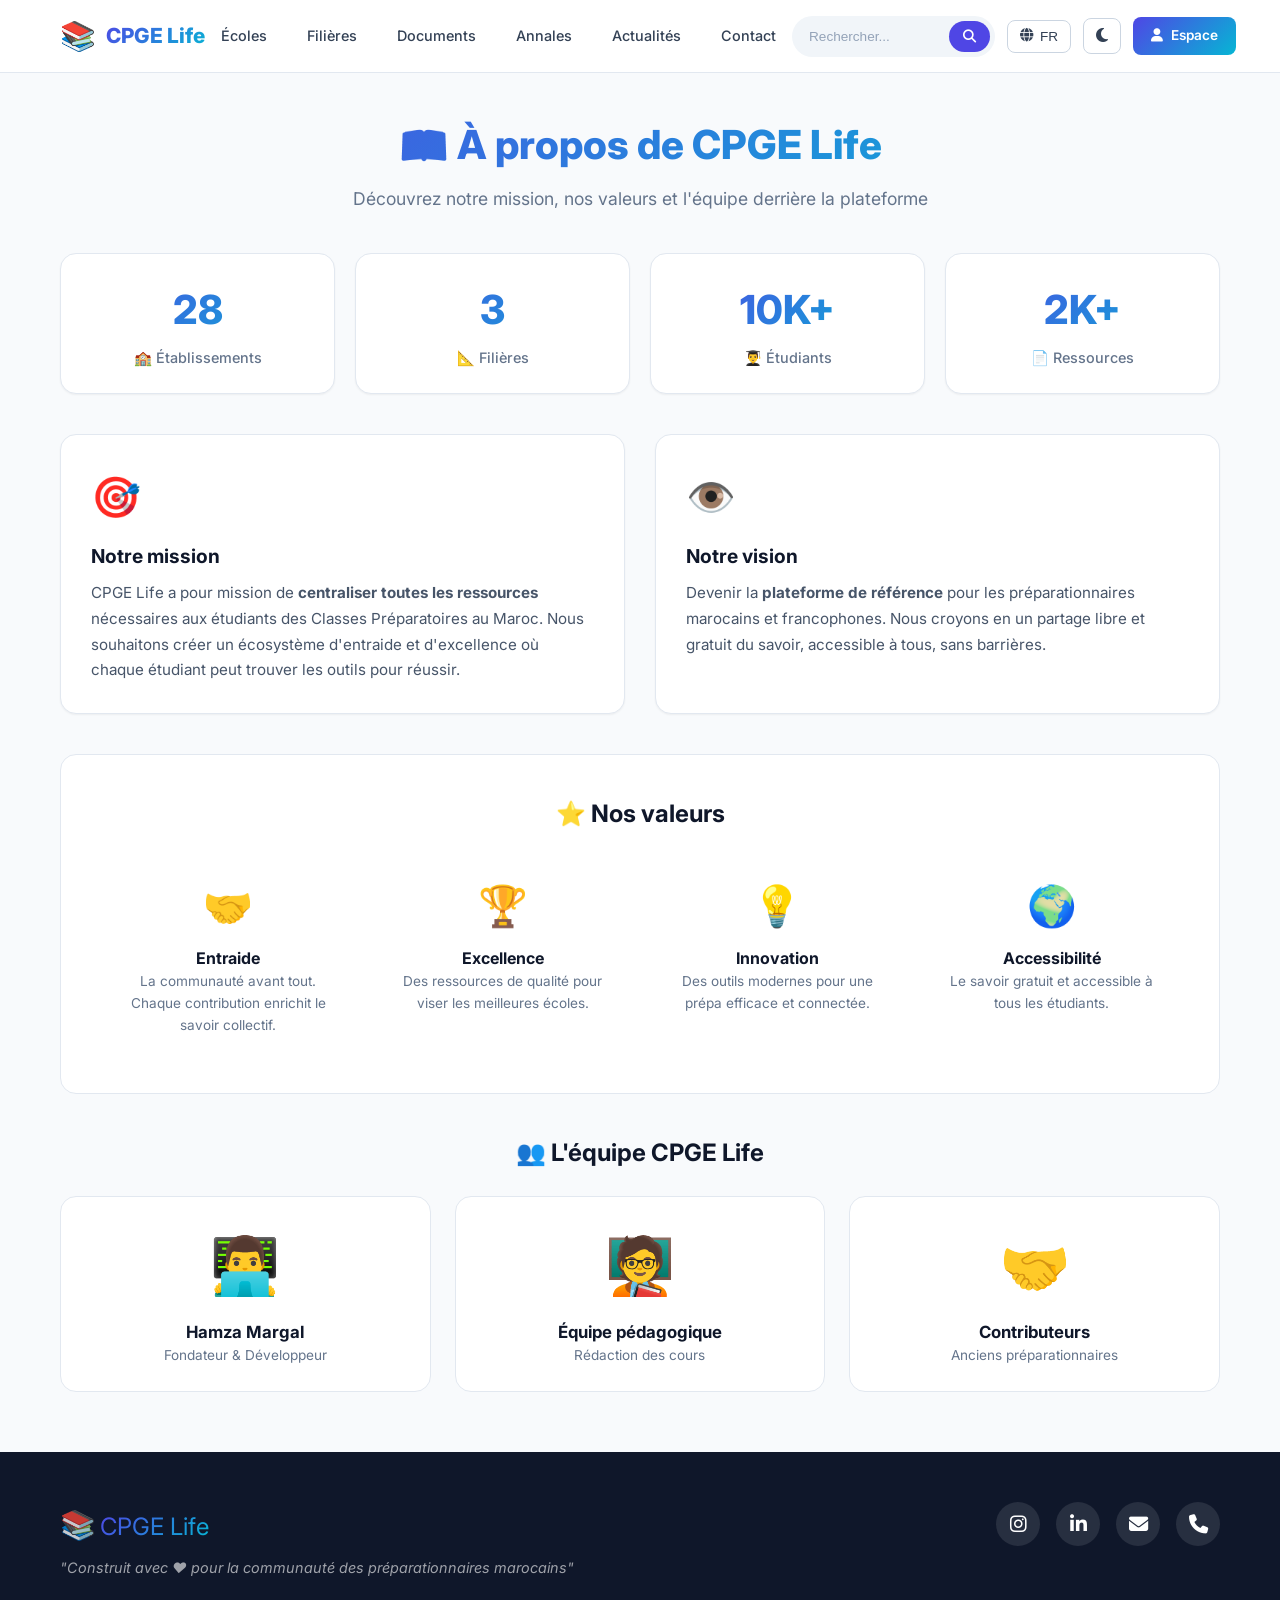
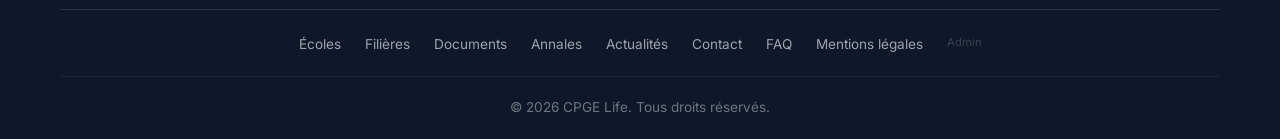
<file: a-propos.html>
<!DOCTYPE html>
<html lang="fr">
<head>
    <meta charset="UTF-8" />
    <meta name="viewport" content="width=device-width, initial-scale=1.0"/>
    <title>À propos - CPGE Life</title>

    <!-- Font Awesome -->
    <link rel="stylesheet" href="https://cdnjs.cloudflare.com/ajax/libs/font-awesome/6.5.0/css/all.min.css"/>

    <!-- Police Inter -->
    <link href="https://fonts.googleapis.com/css2?family=Inter:wght@300;400;500;600;700;800;900&display=swap" rel="stylesheet"/>

    <!-- Notre CSS -->
    <link rel="stylesheet" href="css/styles.css"/>

    <style>
        .a-propos-page {
            padding: 40px 0 60px;
            background: var(--color-gray-50);
        }

        [data-theme="dark"] .a-propos-page {
            background: var(--color-gray-900);
        }

        .a-propos-page .page-title {
            font-size: 2.5rem;
            font-weight: 800;
            text-align: center;
            margin-bottom: 8px;
            background: linear-gradient(135deg, var(--color-secondary), var(--color-accent));
            -webkit-background-clip: text;
            -webkit-text-fill-color: transparent;
            background-clip: text;
        }

        .a-propos-page .page-subtitle {
            text-align: center;
            color: var(--color-gray-500);
            font-size: 1.1rem;
            margin-bottom: 40px;
        }

        .a-propos-grid {
            display: grid;
            grid-template-columns: 1fr 1fr;
            gap: 30px;
            margin-bottom: 40px;
        }

        .a-propos-card {
            background: var(--color-white);
            border-radius: var(--radius-lg);
            padding: 30px;
            border: 1px solid var(--color-gray-200);
            box-shadow: var(--shadow-sm);
            transition: var(--transition);
        }

        [data-theme="dark"] .a-propos-card {
            background: var(--color-gray-800);
            border-color: var(--color-gray-700);
        }

        .a-propos-card:hover {
            transform: translateY(-4px);
            box-shadow: var(--shadow-md);
        }

        .a-propos-card .card-icon {
            font-size: 2.5rem;
            margin-bottom: 12px;
        }

        .a-propos-card h3 {
            font-size: 1.2rem;
            font-weight: 700;
            color: var(--color-gray-900);
            margin-bottom: 8px;
        }

        [data-theme="dark"] .a-propos-card h3 {
            color: var(--color-white);
        }

        .a-propos-card p {
            color: var(--color-gray-600);
            line-height: 1.7;
            font-size: 0.95rem;
        }

        [data-theme="dark"] .a-propos-card p {
            color: var(--color-gray-400);
        }

        /* Section valeurs */
        .valeurs-section {
            background: var(--color-white);
            border-radius: var(--radius-lg);
            padding: 40px;
            border: 1px solid var(--color-gray-200);
            margin-bottom: 40px;
        }

        [data-theme="dark"] .valeurs-section {
            background: var(--color-gray-800);
            border-color: var(--color-gray-700);
        }

        .valeurs-section h2 {
            font-size: 1.5rem;
            font-weight: 700;
            text-align: center;
            color: var(--color-gray-900);
            margin-bottom: 24px;
        }

        [data-theme="dark"] .valeurs-section h2 {
            color: var(--color-white);
        }

        .valeurs-grid {
            display: grid;
            grid-template-columns: repeat(4, 1fr);
            gap: 20px;
        }

        .valeur-item {
            text-align: center;
            padding: 16px;
        }

        .valeur-item .valeur-icon {
            font-size: 2.5rem;
            margin-bottom: 8px;
        }

        .valeur-item h4 {
            font-weight: 700;
            font-size: 1rem;
            color: var(--color-gray-900);
        }

        [data-theme="dark"] .valeur-item h4 {
            color: var(--color-white);
        }

        .valeur-item p {
            font-size: 0.85rem;
            color: var(--color-gray-500);
        }

        /* Stats */
        .stats-a-propos {
            display: grid;
            grid-template-columns: repeat(4, 1fr);
            gap: 20px;
            margin-bottom: 40px;
        }

        .stat-card {
            background: var(--color-white);
            border-radius: var(--radius-lg);
            padding: 24px;
            text-align: center;
            border: 1px solid var(--color-gray-200);
            box-shadow: var(--shadow-sm);
        }

        [data-theme="dark"] .stat-card {
            background: var(--color-gray-800);
            border-color: var(--color-gray-700);
        }

        .stat-card .stat-number {
            font-size: 2.5rem;
            font-weight: 800;
            color: var(--color-secondary);
        }

        .stat-card .stat-label {
            font-size: 0.9rem;
            color: var(--color-gray-500);
        }

        /* Équipe */
        .equipe-section {
            margin-top: 40px;
        }

        .equipe-section h2 {
            font-size: 1.5rem;
            font-weight: 700;
            text-align: center;
            color: var(--color-gray-900);
            margin-bottom: 24px;
        }

        [data-theme="dark"] .equipe-section h2 {
            color: var(--color-white);
        }

        .equipe-grid {
            display: grid;
            grid-template-columns: repeat(3, 1fr);
            gap: 24px;
        }

        .membre-card {
            background: var(--color-white);
            border-radius: var(--radius-lg);
            padding: 24px;
            text-align: center;
            border: 1px solid var(--color-gray-200);
            transition: var(--transition);
        }

        [data-theme="dark"] .membre-card {
            background: var(--color-gray-800);
            border-color: var(--color-gray-700);
        }

        .membre-card:hover {
            transform: translateY(-4px);
            box-shadow: var(--shadow-md);
        }

        .membre-card .membre-avatar {
            font-size: 3.5rem;
            margin-bottom: 8px;
        }

        .membre-card .membre-name {
            font-weight: 700;
            font-size: 1.05rem;
            color: var(--color-gray-900);
        }

        [data-theme="dark"] .membre-card .membre-name {
            color: var(--color-white);
        }

        .membre-card .membre-role {
            font-size: 0.85rem;
            color: var(--color-gray-500);
        }

        @media (max-width: 992px) {
            .a-propos-grid { grid-template-columns: 1fr; }
            .stats-a-propos { grid-template-columns: repeat(2, 1fr); }
            .valeurs-grid { grid-template-columns: repeat(2, 1fr); }
            .equipe-grid { grid-template-columns: repeat(2, 1fr); }
        }

        @media (max-width: 768px) {
            .a-propos-page .page-title { font-size: 1.8rem; }
            .stats-a-propos { grid-template-columns: repeat(2, 1fr); }
            .valeurs-grid { grid-template-columns: 1fr; }
            .equipe-grid { grid-template-columns: 1fr; }
            .valeurs-section { padding: 24px; }
        }

        @media (max-width: 480px) {
            .a-propos-page .page-title { font-size: 1.4rem; }
            .stats-a-propos { grid-template-columns: 1fr; }
            .a-propos-card { padding: 20px; }
        }
    </style>
</head>
<body>

    <!-- ============================================================ -->
    <!-- HEADER -->
    <!-- ============================================================ -->
    <header class="header">
        <div class="container header-inner">
            <div class="logo" onclick="window.location.href='/'">
                <span class="logo-icon">📚</span>
                <span class="logo-text">CPGE Life</span>
            </div>
            <nav class="nav-menu">
                <ul class="nav-list">
                    <li class="nav-item">
                        <a href="centres.html">Écoles</a>
                        <ul class="dropdown">
                            <li><a href="centres.html">Centres CPGE</a></li>
                            <li><a href="#">Grandes Écoles Maroc</a></li>
                            <li><a href="#">Grandes Écoles France</a></li>
                            <li><a href="#">UM6P</a></li>
                        </ul>
                    </li>
                    <li class="nav-item">
                        <a href="filieres.html">Filières</a>
                        <ul class="dropdown">
                            <li><a href="filiere-mp.html">MP - Maths & Physique</a></li>
                            <li><a href="filiere-psi.html">PSI - Physique & SI</a></li>
                            <li><a href="filiere-tsi.html">TSI - Technologie & SI</a></li>
                        </ul>
                    </li>
                    <li class="nav-item">
                        <a href="documents.html">Documents</a>
                        <ul class="dropdown">
                            <li><a href="#">SUP</a></li>
                            <li><a href="#">SPE</a></li>
                            <li><a href="#">Drives</a></li>
                        </ul>
                    </li>
                    <li class="nav-item">
                        <a href="annales.html">Annales</a>
                        <ul class="dropdown">
                            <li><a href="#">X-ENS</a></li>
                            <li><a href="#">CCS</a></li>
                            <li><a href="#">CCMP</a></li>
                            <li><a href="#">CCINP</a></li>
                            <li><a href="#">E3A</a></li>
                            <li><a href="#">CNC</a></li>
                        </ul>
                    </li>
                    <li class="nav-item"><a href="actualites.html">Actualités</a></li>
                    <li class="nav-item"><a href="contact.html">Contact</a></li>
                </ul>
            </nav>
            <div class="header-actions">
                <div class="search-bar">
                    <input type="text" placeholder="Rechercher..." />
                    <button><i class="fas fa-search"></i></button>
                </div>
                <div class="lang-selector">
                    <button class="lang-btn"><i class="fas fa-globe"></i> FR</button>
                    <ul class="lang-dropdown">
                        <li><a href="#" data-lang="fr">Français</a></li>
                        <li><a href="#" data-lang="en">English</a></li>
                        <li><a href="#" data-lang="ar">العربية</a></li>
                        <li><a href="#" data-lang="tr">Türkçe</a></li>
                    </ul>
                </div>
                <button class="theme-toggle" id="themeToggle"><i class="fas fa-moon"></i></button>
                <a href="#" class="btn-membre"><i class="fas fa-user"></i> Espace</a>
            </div>
        </div>
    </header>

    <!-- ============================================================ -->
    <!-- PAGE À PROPOS -->
    <!-- ============================================================ -->
    <section class="a-propos-page">
        <div class="container">

            <h1 class="page-title">📖 À propos de CPGE Life</h1>
            <p class="page-subtitle">Découvrez notre mission, nos valeurs et l'équipe derrière la plateforme</p>

            <!-- Stats -->
            <div class="stats-a-propos">
                <div class="stat-card">
                    <div class="stat-number">28</div>
                    <div class="stat-label">🏫 Établissements</div>
                </div>
                <div class="stat-card">
                    <div class="stat-number">3</div>
                    <div class="stat-label">📐 Filières</div>
                </div>
                <div class="stat-card">
                    <div class="stat-number">10K+</div>
                    <div class="stat-label">👨‍🎓 Étudiants</div>
                </div>
                <div class="stat-card">
                    <div class="stat-number">2K+</div>
                    <div class="stat-label">📄 Ressources</div>
                </div>
            </div>

            <!-- Mission -->
            <div class="a-propos-grid">
                <div class="a-propos-card">
                    <div class="card-icon">🎯</div>
                    <h3>Notre mission</h3>
                    <p>
                        CPGE Life a pour mission de <strong>centraliser toutes les ressources</strong> nécessaires aux étudiants des Classes Préparatoires au Maroc. Nous souhaitons créer un écosystème d'entraide et d'excellence où chaque étudiant peut trouver les outils pour réussir.
                    </p>
                </div>
                <div class="a-propos-card">
                    <div class="card-icon">👁️</div>
                    <h3>Notre vision</h3>
                    <p>
                        Devenir la <strong>plateforme de référence</strong> pour les préparationnaires marocains et francophones. Nous croyons en un partage libre et gratuit du savoir, accessible à tous, sans barrières.
                    </p>
                </div>
            </div>

            <!-- Valeurs -->
            <div class="valeurs-section">
                <h2>⭐ Nos valeurs</h2>
                <div class="valeurs-grid">
                    <div class="valeur-item">
                        <div class="valeur-icon">🤝</div>
                        <h4>Entraide</h4>
                        <p>La communauté avant tout. Chaque contribution enrichit le savoir collectif.</p>
                    </div>
                    <div class="valeur-item">
                        <div class="valeur-icon">🏆</div>
                        <h4>Excellence</h4>
                        <p>Des ressources de qualité pour viser les meilleures écoles.</p>
                    </div>
                    <div class="valeur-item">
                        <div class="valeur-icon">💡</div>
                        <h4>Innovation</h4>
                        <p>Des outils modernes pour une prépa efficace et connectée.</p>
                    </div>
                    <div class="valeur-item">
                        <div class="valeur-icon">🌍</div>
                        <h4>Accessibilité</h4>
                        <p>Le savoir gratuit et accessible à tous les étudiants.</p>
                    </div>
                </div>
            </div>

            <!-- Équipe -->
            <div class="equipe-section">
                <h2>👥 L'équipe CPGE Life</h2>
                <div class="equipe-grid">
                    <div class="membre-card">
                        <div class="membre-avatar">👨‍💻</div>
                        <div class="membre-name">Hamza Margal</div>
                        <div class="membre-role">Fondateur & Développeur</div>
                    </div>
                    <div class="membre-card">
                        <div class="membre-avatar">🧑‍🏫</div>
                        <div class="membre-name">Équipe pédagogique</div>
                        <div class="membre-role">Rédaction des cours</div>
                    </div>
                    <div class="membre-card">
                        <div class="membre-avatar">🤝</div>
                        <div class="membre-name">Contributeurs</div>
                        <div class="membre-role">Anciens préparationnaires</div>
                    </div>
                </div>
            </div>

        </div>
    </section>

    <!-- ============================================================ -->
    <!-- FOOTER -->
    <!-- ============================================================ -->
    <footer class="footer">
        <div class="container">
            <div class="footer-top">
                <div class="footer-logo">
                    <span class="logo-icon">📚</span>
                    <span class="logo-text">CPGE Life</span>
                    <p class="footer-quote">"Construit avec ❤️ pour la communauté des préparationnaires marocains"</p>
                </div>
                <div class="footer-social">
                    <a href="https://instagram.com/ctrlaltstudy" target="_blank"><i class="fab fa-instagram"></i></a>
                    <a href="https://www.linkedin.com/in/hamza-margal-a6496741b/" target="_blank"><i class="fab fa-linkedin-in"></i></a>
                    <a href="mailto:bde.ltm.2026@gmail.com"><i class="fas fa-envelope"></i></a>
                    <a href="tel:+212631909130"><i class="fas fa-phone"></i></a>
                </div>
            </div>
            <div class="footer-links">
                <a href="centres.html">Écoles</a>
                <a href="filieres.html">Filières</a>
                <a href="documents.html">Documents</a>
                <a href="annales.html">Annales</a>
                <a href="actualites.html">Actualités</a>
                <a href="contact.html">Contact</a>
                <a href="faq.html">FAQ</a>
                <a href="mentions-legales.html">Mentions légales</a>
                <a href="admin.html" style="opacity:0.3;font-size:0.7rem;">Admin</a>
            </div>
            <div class="footer-bottom">
                <p>&copy; 2026 CPGE Life. Tous droits réservés.</p>
            </div>
        </div>
    </footer>

    <!-- ============================================================ -->
    <!-- SCRIPTS -->
    <!-- ============================================================ -->
    <script>
        document.addEventListener('DOMContentLoaded', function() {
            const themeToggle = document.getElementById('themeToggle');
            if (themeToggle) {
                const prefersDark = window.matchMedia('(prefers-color-scheme: dark)').matches;
                const savedTheme = localStorage.getItem('theme');
                if (savedTheme === 'dark' || (!savedTheme && prefersDark)) {
                    document.documentElement.setAttribute('data-theme', 'dark');
                    themeToggle.innerHTML = '<i class="fas fa-sun"></i>';
                }
                themeToggle.addEventListener('click', function() {
                    const current = document.documentElement.getAttribute('data-theme');
                    if (current === 'dark') {
                        document.documentElement.removeAttribute('data-theme');
                        localStorage.setItem('theme', 'light');
                        themeToggle.innerHTML = '<i class="fas fa-moon"></i>';
                    } else {
                        document.documentElement.setAttribute('data-theme', 'dark');
                        localStorage.setItem('theme', 'dark');
                        themeToggle.innerHTML = '<i class="fas fa-sun"></i>';
                    }
                });
            }
        });
    </script>

</body>
</html>
</file>
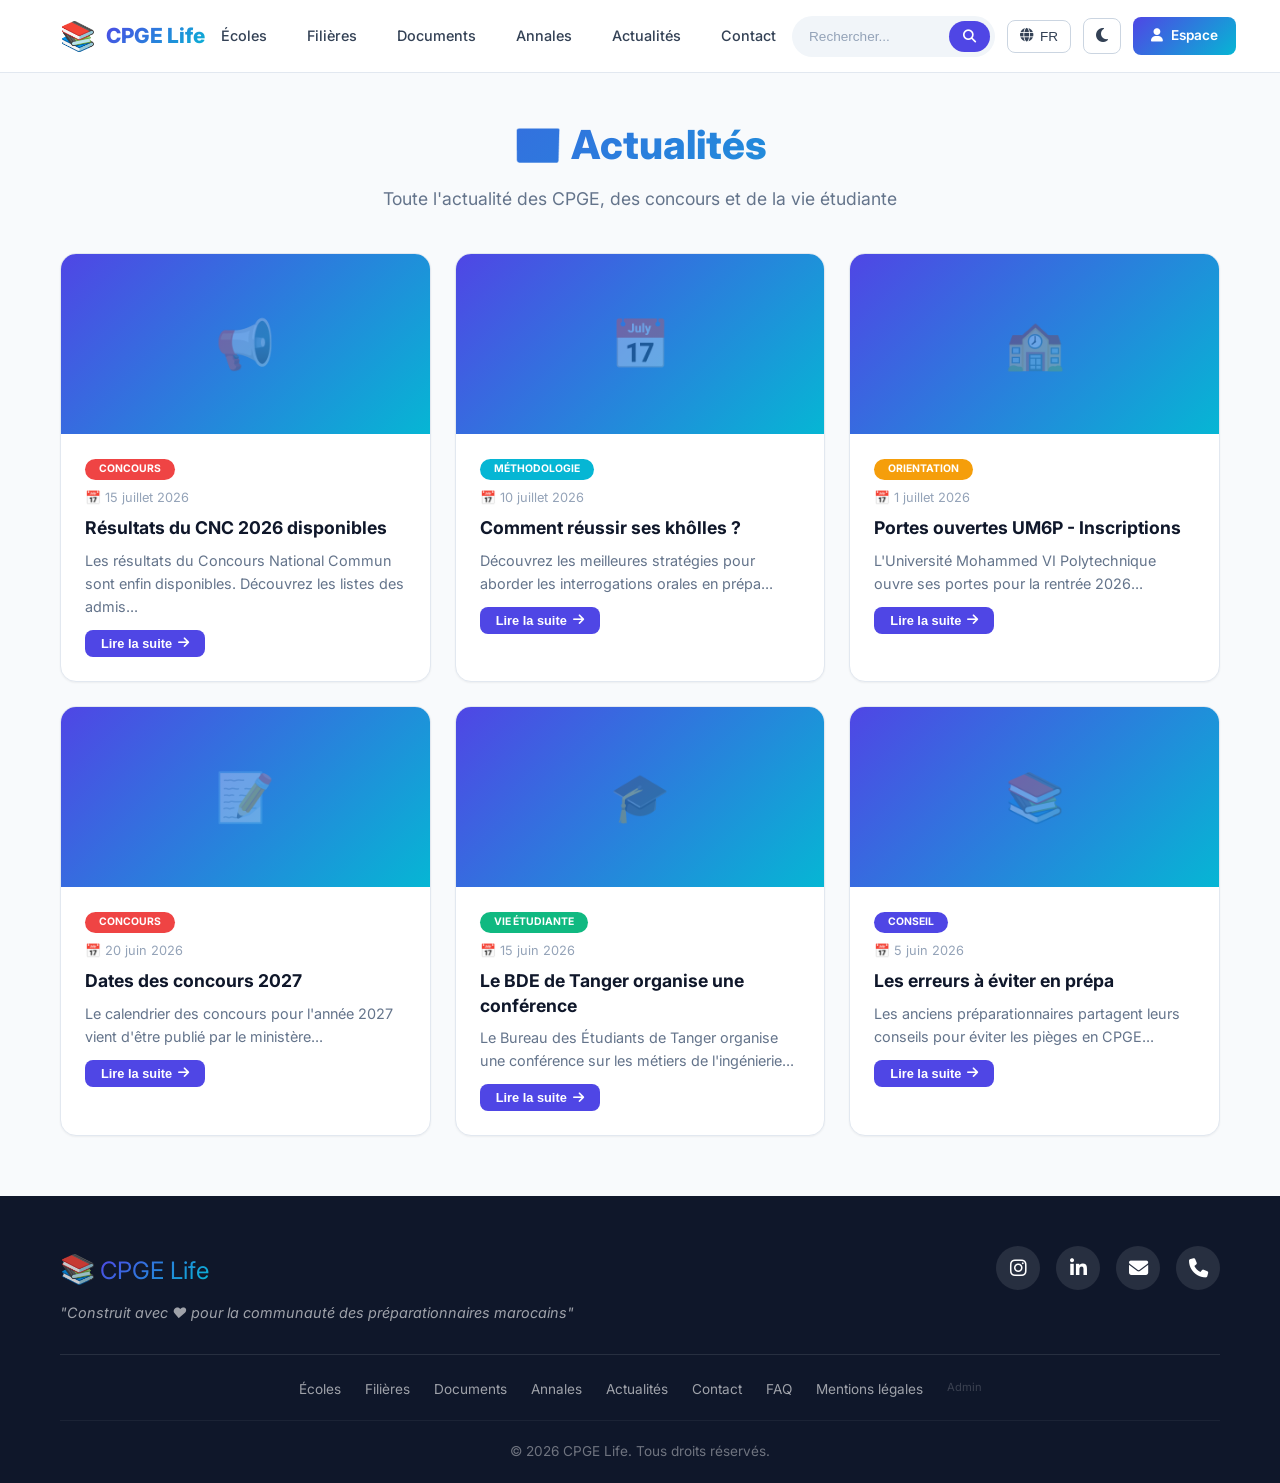
<file: actualites.html>
<!DOCTYPE html>
<html lang="fr">
<head>
    <meta charset="UTF-8" />
    <meta name="viewport" content="width=device-width, initial-scale=1.0"/>
    <title>Actualités - CPGE Life</title>

    <!-- Font Awesome -->
    <link rel="stylesheet" href="https://cdnjs.cloudflare.com/ajax/libs/font-awesome/6.5.0/css/all.min.css"/>

    <!-- Police Inter -->
    <link href="https://fonts.googleapis.com/css2?family=Inter:wght@300;400;500;600;700;800;900&display=swap" rel="stylesheet"/>

    <!-- Notre CSS -->
    <link rel="stylesheet" href="css/styles.css"/>

    <style>
        /* ============================================
           STYLES SPÉCIFIQUES ACTUALITÉS
           ============================================ */
        .actu-page {
            padding: 40px 0 60px;
            background: var(--color-gray-50);
        }

        [data-theme="dark"] .actu-page {
            background: var(--color-gray-900);
        }

        .actu-page .page-title {
            font-size: 2.5rem;
            font-weight: 800;
            text-align: center;
            margin-bottom: 8px;
            background: linear-gradient(135deg, var(--color-secondary), var(--color-accent));
            -webkit-background-clip: text;
            -webkit-text-fill-color: transparent;
            background-clip: text;
        }

        .actu-page .page-subtitle {
            text-align: center;
            color: var(--color-gray-500);
            font-size: 1.1rem;
            margin-bottom: 40px;
        }

        .actu-grid {
            display: grid;
            grid-template-columns: repeat(3, 1fr);
            gap: 24px;
        }

        .actu-card {
            background: var(--color-white);
            border-radius: var(--radius-lg);
            overflow: hidden;
            border: 1px solid var(--color-gray-200);
            box-shadow: var(--shadow-sm);
            transition: var(--transition);
        }

        [data-theme="dark"] .actu-card {
            background: var(--color-gray-800);
            border-color: var(--color-gray-700);
        }

        .actu-card:hover {
            transform: translateY(-6px);
            box-shadow: var(--shadow-lg);
        }

        .actu-card .actu-image {
            width: 100%;
            height: 180px;
            background: linear-gradient(135deg, var(--color-secondary), var(--color-accent));
            display: flex;
            align-items: center;
            justify-content: center;
            font-size: 3rem;
            color: rgba(255,255,255,0.3);
        }

        .actu-card .actu-body {
            padding: 20px 24px 24px;
        }

        .actu-card .actu-body .actu-tag {
            display: inline-block;
            padding: 2px 14px;
            border-radius: 12px;
            font-size: 0.65rem;
            font-weight: 700;
            text-transform: uppercase;
            background: var(--color-secondary);
            color: white;
            margin-bottom: 8px;
        }

        .actu-card .actu-body .actu-tag.conseil { background: #4F46E5; }
        .actu-card .actu-body .actu-tag.methodo { background: #06B6D4; }
        .actu-card .actu-body .actu-tag.orientation { background: #F59E0B; }
        .actu-card .actu-body .actu-tag.concours { background: #EF4444; }
        .actu-card .actu-body .actu-tag.vie { background: #10B981; }

        .actu-card .actu-body .actu-date {
            font-size: 0.8rem;
            color: var(--color-gray-400);
            margin-bottom: 8px;
        }

        .actu-card .actu-body h3 {
            font-size: 1.1rem;
            font-weight: 700;
            color: var(--color-gray-900);
            margin-bottom: 8px;
            line-height: 1.4;
        }

        [data-theme="dark"] .actu-card .actu-body h3 {
            color: var(--color-white);
        }

        .actu-card .actu-body p {
            color: var(--color-gray-500);
            font-size: 0.9rem;
            line-height: 1.6;
            margin-bottom: 12px;
        }

        .actu-card .actu-body .btn-lire {
            display: inline-flex;
            align-items: center;
            gap: 6px;
            padding: 6px 16px;
            border: none;
            border-radius: var(--radius-sm);
            background: var(--color-secondary);
            color: white;
            font-weight: 600;
            font-size: 0.8rem;
            cursor: pointer;
            transition: var(--transition);
        }

        .actu-card .actu-body .btn-lire:hover {
            background: var(--color-secondary-light);
            transform: translateY(-2px);
        }

        /* Responsive */
        @media (max-width: 992px) {
            .actu-grid {
                grid-template-columns: repeat(2, 1fr);
            }
        }

        @media (max-width: 768px) {
            .actu-grid {
                grid-template-columns: 1fr;
            }

            .actu-page .page-title {
                font-size: 1.8rem;
            }
        }

        @media (max-width: 480px) {
            .actu-page .page-title {
                font-size: 1.4rem;
            }

            .actu-card .actu-body {
                padding: 16px;
            }
        }
    </style>
</head>
<body>

    <!-- ============================================================ -->
    <!-- HEADER -->
    <!-- ============================================================ -->
    <header class="header">
        <div class="container header-inner">
            <div class="logo" onclick="window.location.href='/'">
                <span class="logo-icon">📚</span>
                <span class="logo-text">CPGE Life</span>
            </div>
            <nav class="nav-menu">
                <ul class="nav-list">
                    <li class="nav-item">
                        <a href="centres.html">Écoles</a>
                        <ul class="dropdown">
                            <li><a href="centres.html">Centres CPGE</a></li>
                            <li><a href="#">Grandes Écoles Maroc</a></li>
                            <li><a href="#">Grandes Écoles France</a></li>
                            <li><a href="#">UM6P</a></li>
                        </ul>
                    </li>
                    <li class="nav-item">
                        <a href="filieres.html">Filières</a>
                        <ul class="dropdown">
                            <li><a href="filiere-mp.html">MP - Maths & Physique</a></li>
                            <li><a href="filiere-psi.html">PSI - Physique & SI</a></li>
                            <li><a href="filiere-tsi.html">TSI - Technologie & SI</a></li>
                        </ul>
                    </li>
                    <li class="nav-item">
                        <a href="documents.html">Documents</a>
                        <ul class="dropdown">
                            <li><a href="#">SUP</a></li>
                            <li><a href="#">SPE</a></li>
                            <li><a href="#">Drives</a></li>
                        </ul>
                    </li>
                    <li class="nav-item">
                        <a href="annales.html">Annales</a>
                        <ul class="dropdown">
                            <li><a href="#">X-ENS</a></li>
                            <li><a href="#">CCS</a></li>
                            <li><a href="#">CCMP</a></li>
                            <li><a href="#">CCINP</a></li>
                            <li><a href="#">E3A</a></li>
                            <li><a href="#">CNC</a></li>
                        </ul>
                    </li>
                    <li class="nav-item"><a href="actualites.html">Actualités</a></li>
                    <li class="nav-item"><a href="contact.html">Contact</a></li>
                </ul>
            </nav>
            <div class="header-actions">
                <div class="search-bar">
                    <input type="text" placeholder="Rechercher..." />
                    <button><i class="fas fa-search"></i></button>
                </div>
                <div class="lang-selector">
                    <button class="lang-btn"><i class="fas fa-globe"></i> FR</button>
                    <ul class="lang-dropdown">
                        <li><a href="#" data-lang="fr">Français</a></li>
                        <li><a href="#" data-lang="en">English</a></li>
                        <li><a href="#" data-lang="ar">العربية</a></li>
                        <li><a href="#" data-lang="tr">Türkçe</a></li>
                    </ul>
                </div>
                <button class="theme-toggle" id="themeToggle"><i class="fas fa-moon"></i></button>
                <a href="#" class="btn-membre"><i class="fas fa-user"></i> Espace</a>
            </div>
        </div>
    </header>

    <!-- ============================================================ -->
    <!-- PAGE ACTUALITÉS -->
    <!-- ============================================================ -->
    <section class="actu-page">
        <div class="container">

            <h1 class="page-title">📰 Actualités</h1>
            <p class="page-subtitle">Toute l'actualité des CPGE, des concours et de la vie étudiante</p>

            <div class="actu-grid">

                <!-- Article 1 -->
                <div class="actu-card">
                    <div class="actu-image">📢</div>
                    <div class="actu-body">
                        <span class="actu-tag concours">Concours</span>
                        <div class="actu-date">📅 15 juillet 2026</div>
                        <h3>Résultats du CNC 2026 disponibles</h3>
                        <p>Les résultats du Concours National Commun sont enfin disponibles. Découvrez les listes des admis...</p>
                        <button class="btn-lire" onclick="alert('📄 Article complet à venir')">
                            Lire la suite <i class="fas fa-arrow-right"></i>
                        </button>
                    </div>
                </div>

                <!-- Article 2 -->
                <div class="actu-card">
                    <div class="actu-image">📅</div>
                    <div class="actu-body">
                        <span class="actu-tag methodo">Méthodologie</span>
                        <div class="actu-date">📅 10 juillet 2026</div>
                        <h3>Comment réussir ses khôlles ?</h3>
                        <p>Découvrez les meilleures stratégies pour aborder les interrogations orales en prépa...</p>
                        <button class="btn-lire" onclick="alert('📄 Article complet à venir')">
                            Lire la suite <i class="fas fa-arrow-right"></i>
                        </button>
                    </div>
                </div>

                <!-- Article 3 -->
                <div class="actu-card">
                    <div class="actu-image">🏫</div>
                    <div class="actu-body">
                        <span class="actu-tag orientation">Orientation</span>
                        <div class="actu-date">📅 1 juillet 2026</div>
                        <h3>Portes ouvertes UM6P - Inscriptions</h3>
                        <p>L'Université Mohammed VI Polytechnique ouvre ses portes pour la rentrée 2026...</p>
                        <button class="btn-lire" onclick="alert('📄 Article complet à venir')">
                            Lire la suite <i class="fas fa-arrow-right"></i>
                        </button>
                    </div>
                </div>

                <!-- Article 4 -->
                <div class="actu-card">
                    <div class="actu-image">📝</div>
                    <div class="actu-body">
                        <span class="actu-tag concours">Concours</span>
                        <div class="actu-date">📅 20 juin 2026</div>
                        <h3>Dates des concours 2027</h3>
                        <p>Le calendrier des concours pour l'année 2027 vient d'être publié par le ministère...</p>
                        <button class="btn-lire" onclick="alert('📄 Article complet à venir')">
                            Lire la suite <i class="fas fa-arrow-right"></i>
                        </button>
                    </div>
                </div>

                <!-- Article 5 -->
                <div class="actu-card">
                    <div class="actu-image">🎓</div>
                    <div class="actu-body">
                        <span class="actu-tag vie">Vie étudiante</span>
                        <div class="actu-date">📅 15 juin 2026</div>
                        <h3>Le BDE de Tanger organise une conférence</h3>
                        <p>Le Bureau des Étudiants de Tanger organise une conférence sur les métiers de l'ingénierie...</p>
                        <button class="btn-lire" onclick="alert('📄 Article complet à venir')">
                            Lire la suite <i class="fas fa-arrow-right"></i>
                        </button>
                    </div>
                </div>

                <!-- Article 6 -->
                <div class="actu-card">
                    <div class="actu-image">📚</div>
                    <div class="actu-body">
                        <span class="actu-tag conseil">Conseil</span>
                        <div class="actu-date">📅 5 juin 2026</div>
                        <h3>Les erreurs à éviter en prépa</h3>
                        <p>Les anciens préparationnaires partagent leurs conseils pour éviter les pièges en CPGE...</p>
                        <button class="btn-lire" onclick="alert('📄 Article complet à venir')">
                            Lire la suite <i class="fas fa-arrow-right"></i>
                        </button>
                    </div>
                </div>

            </div>

        </div>
    </section>

    <!-- ============================================================ -->
    <!-- FOOTER -->
    <!-- ============================================================ -->
    <footer class="footer">
        <div class="container">
            <div class="footer-top">
                <div class="footer-logo">
                    <span class="logo-icon">📚</span>
                    <span class="logo-text">CPGE Life</span>
                    <p class="footer-quote">"Construit avec ❤️ pour la communauté des préparationnaires marocains"</p>
                </div>
                <div class="footer-social">
                    <a href="https://instagram.com/ctrlaltstudy" target="_blank"><i class="fab fa-instagram"></i></a>
                    <a href="https://www.linkedin.com/in/hamza-margal-a6496741b/" target="_blank"><i class="fab fa-linkedin-in"></i></a>
                    <a href="mailto:bde.ltm.2026@gmail.com"><i class="fas fa-envelope"></i></a>
                    <a href="tel:+212631909130"><i class="fas fa-phone"></i></a>
                </div>
            </div>
            <div class="footer-links">
                <a href="centres.html">Écoles</a>
                <a href="filieres.html">Filières</a>
                <a href="documents.html">Documents</a>
                <a href="annales.html">Annales</a>
                <a href="actualites.html">Actualités</a>
                <a href="contact.html">Contact</a>
                <a href="faq.html">FAQ</a>
                <a href="mentions-legales.html">Mentions légales</a>
                <a href="admin.html" style="opacity:0.3;font-size:0.7rem;">Admin</a>
            </div>
            <div class="footer-bottom">
                <p>&copy; 2026 CPGE Life. Tous droits réservés.</p>
            </div>
        </div>
    </footer>

    <!-- ============================================================ -->
    <!-- SCRIPTS -->
    <!-- ============================================================ -->
    <script>
        document.addEventListener('DOMContentLoaded', function() {
            const themeToggle = document.getElementById('themeToggle');
            if (themeToggle) {
                const prefersDark = window.matchMedia('(prefers-color-scheme: dark)').matches;
                const savedTheme = localStorage.getItem('theme');
                if (savedTheme === 'dark' || (!savedTheme && prefersDark)) {
                    document.documentElement.setAttribute('data-theme', 'dark');
                    themeToggle.innerHTML = '<i class="fas fa-sun"></i>';
                }
                themeToggle.addEventListener('click', function() {
                    const current = document.documentElement.getAttribute('data-theme');
                    if (current === 'dark') {
                        document.documentElement.removeAttribute('data-theme');
                        localStorage.setItem('theme', 'light');
                        themeToggle.innerHTML = '<i class="fas fa-moon"></i>';
                    } else {
                        document.documentElement.setAttribute('data-theme', 'dark');
                        localStorage.setItem('theme', 'dark');
                        themeToggle.innerHTML = '<i class="fas fa-sun"></i>';
                    }
                });
            }
        });
    </script>

</body>
</html>
</file>
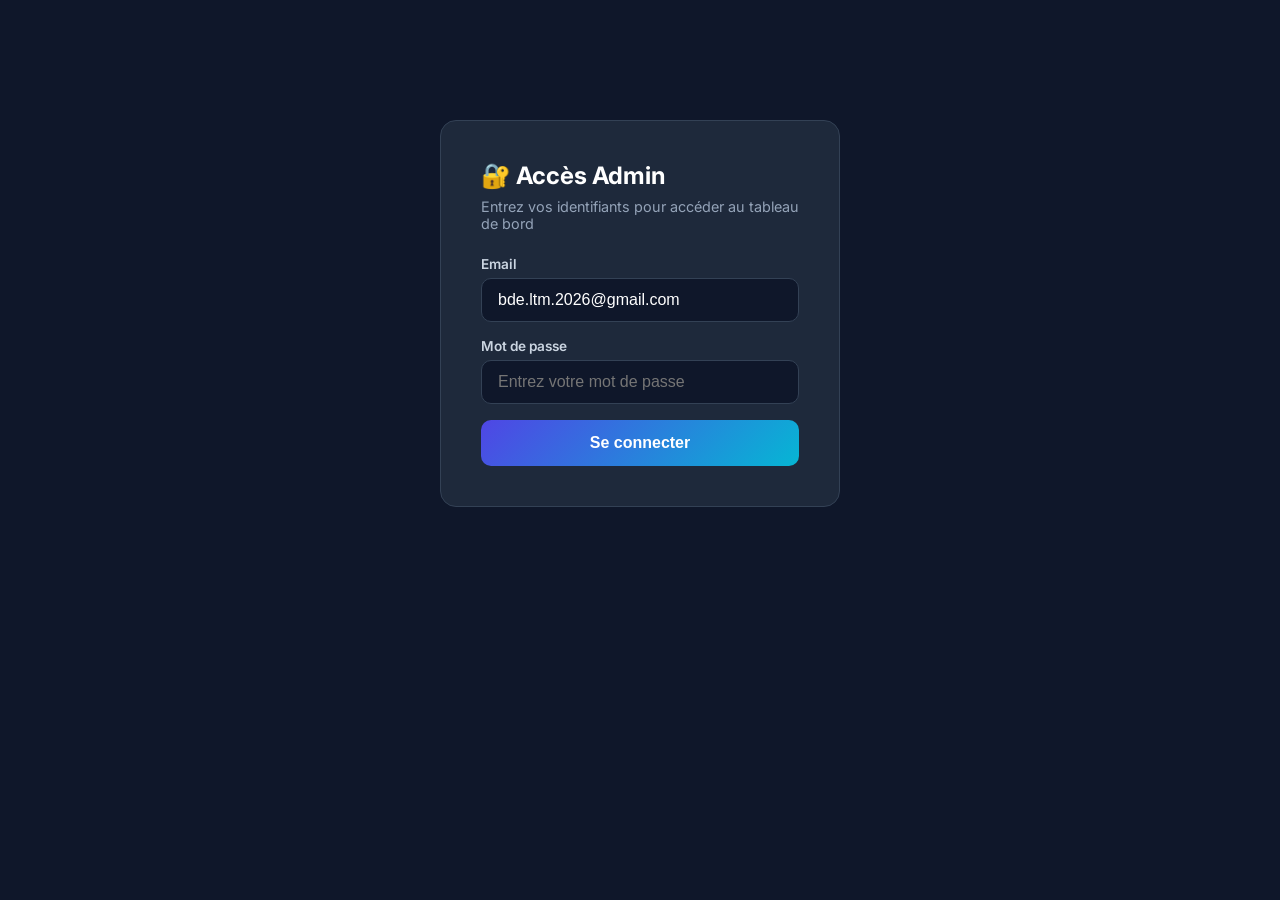
<file: admin.html>
<!DOCTYPE html>
<html lang="fr">
<head>
    <meta charset="UTF-8" />
    <meta name="viewport" content="width=device-width, initial-scale=1.0"/>
    <title>Admin - CPGE Life</title>

    <!-- Font Awesome -->
    <link rel="stylesheet" href="https://cdnjs.cloudflare.com/ajax/libs/font-awesome/6.5.0/css/all.min.css"/>

    <!-- Police Inter -->
    <link href="https://fonts.googleapis.com/css2?family=Inter:wght@300;400;500;600;700;800;900&display=swap" rel="stylesheet"/>

    <style>
        /* ============================================
           STYLES ADMIN
           ============================================ */
        * {
            margin: 0;
            padding: 0;
            box-sizing: border-box;
        }

        body {
            font-family: 'Inter', sans-serif;
            background: #0F172A;
            color: #E2E8F0;
            padding: 40px 20px;
            min-height: 100vh;
        }

        .container {
            max-width: 1200px;
            margin: 0 auto;
        }

        /* Header Admin */
        .admin-header {
            display: flex;
            justify-content: space-between;
            align-items: center;
            padding: 20px 0;
            border-bottom: 1px solid #334155;
            margin-bottom: 40px;
            flex-wrap: wrap;
            gap: 16px;
        }

        .admin-header h1 {
            font-size: 1.8rem;
            font-weight: 800;
            background: linear-gradient(135deg, #4F46E5, #06B6D4);
            -webkit-background-clip: text;
            -webkit-text-fill-color: transparent;
            background-clip: text;
        }

        .admin-header .badge {
            background: #10B981;
            color: white;
            padding: 6px 16px;
            border-radius: 20px;
            font-size: 0.8rem;
            font-weight: 600;
        }

        .admin-actions {
            display: flex;
            gap: 12px;
            flex-wrap: wrap;
        }

        .admin-actions button {
            padding: 10px 20px;
            border: none;
            border-radius: 10px;
            font-weight: 600;
            font-size: 0.85rem;
            cursor: pointer;
            transition: all 0.3s ease;
            display: flex;
            align-items: center;
            gap: 8px;
        }

        .admin-actions .btn-export {
            background: #4F46E5;
            color: white;
        }

        .admin-actions .btn-export:hover {
            background: #6366F1;
            transform: translateY(-2px);
        }

        .admin-actions .btn-import {
            background: #F59E0B;
            color: #0F172A;
        }

        .admin-actions .btn-import:hover {
            background: #FBBF24;
            transform: translateY(-2px);
        }

        .admin-actions .btn-copy {
            background: #06B6D4;
            color: white;
        }

        .admin-actions .btn-copy:hover {
            background: #22D3EE;
            transform: translateY(-2px);
        }

        /* Auth Form */
        .auth-form {
            max-width: 400px;
            margin: 80px auto;
            background: #1E293B;
            padding: 40px;
            border-radius: 16px;
            border: 1px solid #334155;
        }

        .auth-form h2 {
            font-size: 1.5rem;
            margin-bottom: 8px;
            color: white;
        }

        .auth-form p {
            color: #94A3B8;
            font-size: 0.9rem;
            margin-bottom: 24px;
        }

        .auth-form label {
            display: block;
            font-weight: 600;
            font-size: 0.85rem;
            margin-bottom: 6px;
            color: #CBD5E1;
        }

        .auth-form input {
            width: 100%;
            padding: 12px 16px;
            border: 1px solid #334155;
            border-radius: 10px;
            background: #0F172A;
            color: white;
            font-size: 1rem;
            margin-bottom: 16px;
            transition: border 0.3s ease;
        }

        .auth-form input:focus {
            outline: none;
            border-color: #4F46E5;
        }

        .auth-form .btn-login {
            width: 100%;
            padding: 14px;
            background: linear-gradient(135deg, #4F46E5, #06B6D4);
            color: white;
            border: none;
            border-radius: 10px;
            font-weight: 700;
            font-size: 1rem;
            cursor: pointer;
            transition: all 0.3s ease;
        }

        .auth-form .btn-login:hover {
            transform: translateY(-2px);
            box-shadow: 0 10px 25px -5px rgba(79, 70, 229, 0.4);
        }

        .auth-form .error {
            color: #EF4444;
            font-size: 0.85rem;
            margin-top: 12px;
            display: none;
        }

        /* Dashboard */
        .dashboard {
            display: none;
        }

        .stats-admin {
            display: grid;
            grid-template-columns: repeat(4, 1fr);
            gap: 20px;
            margin-bottom: 40px;
        }

        .stat-card {
            background: #1E293B;
            padding: 24px;
            border-radius: 12px;
            border: 1px solid #334155;
            text-align: center;
        }

        .stat-card .number {
            font-size: 2.5rem;
            font-weight: 800;
            color: white;
        }

        .stat-card .label {
            color: #94A3B8;
            font-size: 0.9rem;
            margin-top: 4px;
        }

        .stat-card .edit-btn {
            margin-top: 12px;
            padding: 6px 16px;
            background: transparent;
            border: 1px solid #4F46E5;
            color: #4F46E5;
            border-radius: 6px;
            cursor: pointer;
            font-size: 0.75rem;
            transition: all 0.3s ease;
        }

        .stat-card .edit-btn:hover {
            background: #4F46E5;
            color: white;
        }

        /* Sections */
        .section-admin {
            background: #1E293B;
            border-radius: 16px;
            border: 1px solid #334155;
            margin-bottom: 30px;
            overflow: hidden;
        }

        .section-admin .section-header {
            display: flex;
            justify-content: space-between;
            align-items: center;
            padding: 18px 24px;
            background: #0F172A;
            border-bottom: 1px solid #334155;
            cursor: pointer;
            transition: all 0.3s ease;
        }

        .section-admin .section-header:hover {
            background: #1E293B;
        }

        .section-admin .section-header h3 {
            font-size: 1.1rem;
            font-weight: 700;
            color: white;
        }

        .section-admin .section-header .toggle-icon {
            color: #94A3B8;
            transition: transform 0.3s ease;
        }

        .section-admin .section-header .toggle-icon.open {
            transform: rotate(180deg);
        }

        .section-admin .section-body {
            padding: 24px;
            display: none;
            overflow-x: auto;
        }

        .section-admin .section-body.open {
            display: block;
        }

        .section-admin .section-body pre {
            background: #0F172A;
            padding: 16px;
            border-radius: 8px;
            overflow-x: auto;
            font-size: 0.8rem;
            font-family: 'Courier New', monospace;
            color: #CBD5E1;
            border: 1px solid #334155;
            white-space: pre-wrap;
            word-wrap: break-word;
            max-height: 400px;
            overflow-y: auto;
        }

        .section-admin .section-body .json-actions {
            display: flex;
            gap: 10px;
            margin-top: 12px;
            flex-wrap: wrap;
        }

        .section-admin .section-body .json-actions button {
            padding: 8px 16px;
            border: none;
            border-radius: 6px;
            font-weight: 600;
            font-size: 0.8rem;
            cursor: pointer;
            transition: all 0.3s ease;
        }

        .section-admin .section-body .json-actions .btn-edit-json {
            background: #4F46E5;
            color: white;
        }

        .section-admin .section-body .json-actions .btn-edit-json:hover {
            background: #6366F1;
        }

        .section-admin .section-body .json-actions .btn-copy-json {
            background: #06B6D4;
            color: white;
        }

        .section-admin .section-body .json-actions .btn-copy-json:hover {
            background: #22D3EE;
        }

        /* Toast notification */
        .toast {
            position: fixed;
            bottom: 30px;
            right: 30px;
            padding: 16px 24px;
            border-radius: 12px;
            font-weight: 600;
            font-size: 0.9rem;
            display: none;
            z-index: 9999;
            animation: slideIn 0.3s ease;
            box-shadow: 0 10px 25px -5px rgba(0,0,0,0.3);
        }

        .toast.success {
            background: #10B981;
            color: white;
        }

        .toast.error {
            background: #EF4444;
            color: white;
        }

        .toast.info {
            background: #4F46E5;
            color: white;
        }

        @keyframes slideIn {
            from { transform: translateX(100px); opacity: 0; }
            to { transform: translateX(0); opacity: 1; }
        }

        /* Responsive */
        @media (max-width: 768px) {
            .stats-admin {
                grid-template-columns: repeat(2, 1fr);
            }

            .admin-header {
                flex-direction: column;
                align-items: flex-start;
            }

            .admin-actions {
                width: 100%;
                flex-wrap: wrap;
            }

            .admin-actions button {
                flex: 1;
                justify-content: center;
                font-size: 0.75rem;
                padding: 8px 12px;
            }
        }

        @media (max-width: 480px) {
            .stats-admin {
                grid-template-columns: 1fr;
            }

            .auth-form {
                padding: 24px;
                margin: 40px auto;
            }

            .section-admin .section-body {
                padding: 12px;
            }

            .section-admin .section-body pre {
                font-size: 0.65rem;
                max-height: 250px;
            }
        }

        /* Import file input */
        .file-input-wrapper {
            display: none;
        }
    </style>
</head>
<body>

    <div class="container">

        <!-- ============================================================ -->
        <!-- FORMULAIRE D'AUTHENTIFICATION -->
        <!-- ============================================================ -->
        <div id="authForm" class="auth-form">
            <h2>🔐 Accès Admin</h2>
            <p>Entrez vos identifiants pour accéder au tableau de bord</p>

            <label for="adminEmail">Email</label>
            <input type="email" id="adminEmail" placeholder="bde.ltm.2026@gmail.com" value="bde.ltm.2026@gmail.com" />

            <label for="adminPassword">Mot de passe</label>
            <input type="password" id="adminPassword" placeholder="Entrez votre mot de passe" />

            <button class="btn-login" onclick="login()">Se connecter</button>

            <div id="loginError" class="error">❌ Email ou mot de passe incorrect</div>
        </div>

        <!-- ============================================================ -->
        <!-- DASHBOARD ADMIN -->
        <!-- ============================================================ -->
        <div id="dashboard" class="dashboard">

            <!-- Header -->
            <div class="admin-header">
                <div>
                    <h1>📊 Tableau de bord Admin</h1>
                    <span class="badge">🔒 Session active</span>
                </div>
                <div class="admin-actions">
                    <button class="btn-export" onclick="exportAllData()">
                        <i class="fas fa-download"></i> Exporter JSON
                    </button>
                    <button class="btn-import" onclick="document.getElementById('fileInput').click()">
                        <i class="fas fa-upload"></i> Importer JSON
                    </button>
                    <input type="file" id="fileInput" accept=".json" style="display:none" onchange="importData(event)" />
                    <button class="btn-copy" onclick="copyAllData()">
                        <i class="fas fa-copy"></i> Copier tout
                    </button>
                    <button class="btn-export" style="background:#EF4444;" onclick="logout()">
                        <i class="fas fa-sign-out-alt"></i> Déconnexion
                    </button>
                </div>
            </div>

            <!-- Statistiques -->
            <div class="stats-admin" id="statsAdmin">
                <!-- Généré par JavaScript -->
            </div>

            <!-- Sections -->
            <div id="sectionsContainer">
                <!-- Généré par JavaScript -->
            </div>

        </div>

    </div>

    <!-- Toast notification -->
    <div id="toast" class="toast"></div>

    <!-- ============================================================ -->
    <!-- SCRIPTS -->
    <!-- ============================================================ -->
    <script>

        // ============================================================
        // 1. IDENTIFIANTS ADMIN
        // ============================================================
        const ADMIN_CREDENTIALS = {
            email: "bde.ltm.2026@gmail.com",
            password: "Hamza@2005"
        };

        // ============================================================
        // 2. DONNÉES (copie des données du site)
        // ============================================================
        let siteData = {
            stats: {
                etablissements: 28,
                filieres: 3,
                etudiants: "10K+",
                ressources: "2K+"
            },
            filieres: [
                {
                    id: "mp",
                    nom: "MP",
                    titre: "Maths & Physique",
                    matieres: ["Mathématiques", "Physique", "Informatique"],
                    banques: ["X-ENS", "Mines", "CCINP", "Centrale", "CNC", "UM6P"],
                    couleur: "#4F46E5",
                    icone: "📐",
                    tauxReussite: 79.2
                },
                {
                    id: "psi",
                    nom: "PSI",
                    titre: "Physique & Sciences de l'Ingénieur",
                    matieres: ["Physique", "Chimie", "Sciences de l'Ingénieur"],
                    banques: ["X-ENS", "Mines", "CCINP", "Centrale", "CNC", "UM6P"],
                    couleur: "#06B6D4",
                    icone: "🔧",
                    tauxReussite: 88.4
                },
                {
                    id: "tsi",
                    nom: "TSI",
                    titre: "Technologies & Sciences Industrielles",
                    matieres: ["Génie Électrique", "Génie Mécanique", "Physique"],
                    banques: ["CCINP", "Centrale", "CNC", "UM6P"],
                    couleur: "#F59E0B",
                    icone: "⚙️",
                    tauxReussite: 86.2
                }
            ],
            evenements: [
                { id: "x-ens", nom: "X-ENS", date: "2027-04-12T07:00:00", icone: "🎓", couleur: "#EF4444" },
                { id: "mines", nom: "Mines", date: "2027-04-19T07:00:00", icone: "⛏️", couleur: "#F59E0B" },
                { id: "ccinp", nom: "CCINP", date: "2027-04-26T07:00:00", icone: "📝", couleur: "#10B981" },
                { id: "centrale", nom: "Centrale", date: "2027-05-03T07:00:00", icone: "⚡", couleur: "#3B82F6" },
                { id: "cnc", nom: "CNC", date: "2027-05-21T08:00:00", icone: "🏆", couleur: "#8B5CF6" }
            ],
            temoignages: [
                {
                    nom: "Yasmine El Amrani",
                    etablissement: "CPGE Ibn Ghazi, Rabat",
                    filiere: "MP",
                    annee: "2ème année",
                    texte: "CPGE Life m'a aidée à trouver les meilleurs cours de maths..."
                },
                {
                    nom: "Mehdi Benali",
                    etablissement: "CPGE Moulay Youssef, Rabat",
                    filiere: "PC",
                    annee: "1ère année",
                    texte: "J'ai découvert ma filière grâce au guide d'orientation..."
                },
                {
                    nom: "Fatima-Zahra Tazi",
                    etablissement: "CPGE Al Khawarizmi, Casablanca",
                    filiere: "ECG",
                    annee: "2ème année",
                    texte: "La communauté est incroyable. On s'entraide entre préparationnaires..."
                }
            ],
            centresVedette: [
                { id: "lmy-ra", nom: "Lycée Moulay Youssef", sigle: "LMY-Ra", ville: "Rabat", filieres: ["MP", "PSI"], eleves: 291, taux: "93.5% (MP), 84.1% (PSI)", classement: "#1" },
                { id: "lmv-ca", nom: "Lycée Mohammed V", sigle: "LMV-Ca", ville: "Casablanca", filieres: ["MP", "PSI"], eleves: 262, taux: "91.0% (MP), 88.2% (PSI)", classement: "#2" },
                { id: "lit-ma", nom: "Lycée Ibn Timiya", sigle: "LIT-Ma", ville: "Marrakech", filieres: ["MP", "PSI"], eleves: 281, taux: "94.7% (MP), 91.1% (PSI)", classement: "#3" },
                { id: "ltm-mo", nom: "Lycée Technique", sigle: "LTM-Mo", ville: "Mohammedia", filieres: ["MP", "TSI"], eleves: 119, taux: "82.1% (MP), 81.3% (TSI)", classement: "#4" },
                { id: "lrs-ag", nom: "Lycée Reda Slaoui", sigle: "LRS-Ag", ville: "Agadir", filieres: ["MP", "PSI", "TSI"], eleves: 203, taux: "88.0% (MP), 92.9% (PSI), 90.8% (TSI)", classement: "#5" },
                { id: "lmi-fe", nom: "Lycée Moulay Idriss", sigle: "LMI-Fe", ville: "Fès", filieres: ["MP", "PSI"], eleves: 198, taux: "91.9% (MP), 85.7% (PSI)", classement: "#6" }
            ]
        };

        // ============================================================
        // 3. AUTHENTIFICATION
        // ============================================================
        function login() {
            const email = document.getElementById('adminEmail').value.trim();
            const password = document.getElementById('adminPassword').value.trim();
            const errorEl = document.getElementById('loginError');

            if (email === ADMIN_CREDENTIALS.email && password === ADMIN_CREDENTIALS.password) {
                errorEl.style.display = 'none';
                document.getElementById('authForm').style.display = 'none';
                document.getElementById('dashboard').style.display = 'block';
                renderDashboard();
                showToast('✅ Connexion réussie !', 'success');
            } else {
                errorEl.style.display = 'block';
                showToast('❌ Email ou mot de passe incorrect', 'error');
            }
        }

        function logout() {
            document.getElementById('authForm').style.display = 'block';
            document.getElementById('dashboard').style.display = 'none';
            document.getElementById('adminPassword').value = '';
            showToast('🔒 Déconnexion réussie', 'info');
        }

        // Enter key pour login
        document.addEventListener('keydown', function(e) {
            if (e.key === 'Enter') {
                const authForm = document.getElementById('authForm');
                if (authForm.style.display !== 'none') {
                    login();
                }
            }
        });

        // ============================================================
        // 4. RENDER DASHBOARD
        // ============================================================
        function renderDashboard() {
            renderStats();
            renderSections();
        }

        function renderStats() {
            const container = document.getElementById('statsAdmin');
            const stats = siteData.stats;

            container.innerHTML = `
                <div class="stat-card">
                    <div class="number">${stats.etablissements}</div>
                    <div class="label">🏫 Établissements</div>
                    <button class="edit-btn" onclick="editStat('etablissements')">✏️ Modifier</button>
                </div>
                <div class="stat-card">
                    <div class="number">${stats.filieres}</div>
                    <div class="label">📐 Filières</div>
                    <button class="edit-btn" onclick="editStat('filieres')">✏️ Modifier</button>
                </div>
                <div class="stat-card">
                    <div class="number">${stats.etudiants}</div>
                    <div class="label">👨‍🎓 Étudiants</div>
                    <button class="edit-btn" onclick="editStat('etudiants')">✏️ Modifier</button>
                </div>
                <div class="stat-card">
                    <div class="number">${stats.ressources}</div>
                    <div class="label">📄 Ressources</div>
                    <button class="edit-btn" onclick="editStat('ressources')">✏️ Modifier</button>
                </div>
            `;
        }

        function renderSections() {
            const container = document.getElementById('sectionsContainer');

            const sections = [
                { id: 'filieres', label: '📐 Filières', data: siteData.filieres },
                { id: 'evenements', label: '⏰ Événements', data: siteData.evenements },
                { id: 'temoignages', label: '💬 Témoignages', data: siteData.temoignages },
                { id: 'centres', label: '🏫 Centres en vedette', data: siteData.centresVedette }
            ];

            container.innerHTML = sections.map(function(section) {
                return `
                    <div class="section-admin">
                        <div class="section-header" onclick="toggleSection(this)">
                            <h3>${section.label}</h3>
                            <span class="toggle-icon"><i class="fas fa-chevron-down"></i></span>
                        </div>
                        <div class="section-body">
                            <pre id="json-${section.id}">${JSON.stringify(section.data, null, 2)}</pre>
                            <div class="json-actions">
                                <button class="btn-edit-json" onclick="editJSON('${section.id}')">
                                    <i class="fas fa-edit"></i> Modifier
                                </button>
                                <button class="btn-copy-json" onclick="copySectionJSON('${section.id}')">
                                    <i class="fas fa-copy"></i> Copier
                                </button>
                            </div>
                        </div>
                    </div>
                `;
            }).join('');
        }

        // ============================================================
        // 5. SECTION TOGGLE
        // ============================================================
        function toggleSection(header) {
            const body = header.nextElementSibling;
            const icon = header.querySelector('.toggle-icon');
            body.classList.toggle('open');
            icon.classList.toggle('open');
        }

        // ============================================================
        // 6. ÉDITION DES STATISTIQUES
        // ============================================================
        function editStat(key) {
            const currentValue = siteData.stats[key];
            const newValue = prompt(`Modifier "${key}" :`, currentValue);

            if (newValue !== null && newValue.trim() !== '') {
                // Si c'est un nombre, le convertir
                if (!isNaN(newValue) && newValue.trim() !== '') {
                    siteData.stats[key] = Number(newValue);
                } else {
                    siteData.stats[key] = newValue.trim();
                }
                renderStats();
                showToast(`✅ Statistique "${key}" modifiée !`, 'success');
                updateAllData();
            }
        }

        // ============================================================
        // 7. ÉDITION DES SECTIONS JSON
        // ============================================================
        function editJSON(sectionId) {
            const pre = document.getElementById(`json-${sectionId}`);
            const currentJSON = pre.textContent;

            const newJSON = prompt(`Modifier la section "${sectionId}" :`, currentJSON);

            if (newJSON !== null && newJSON.trim() !== '') {
                try {
                    const parsed = JSON.parse(newJSON);
                    // Mettre à jour les données
                    const sectionMap = {
                        'filieres': 'filieres',
                        'evenements': 'evenements',
                        'temoignages': 'temoignages',
                        'centres': 'centresVedette'
                    };
                    const key = sectionMap[sectionId];
                    if (key) {
                        siteData[key] = parsed;
                        pre.textContent = JSON.stringify(parsed, null, 2);
                        showToast(`✅ Section "${sectionId}" modifiée !`, 'success');
                        updateAllData();
                        renderStats();
                    }
                } catch (e) {
                    showToast('❌ JSON invalide ! Vérifiez le format.', 'error');
                }
            }
        }

        // ============================================================
        // 8. COPIER UNE SECTION
        // ============================================================
        function copySectionJSON(sectionId) {
            const pre = document.getElementById(`json-${sectionId}`);
            const text = pre.textContent;

            navigator.clipboard.writeText(text).then(function() {
                showToast(`📋 JSON de "${sectionId}" copié !`, 'success');
            }).catch(function() {
                // Fallback
                const textarea = document.createElement('textarea');
                textarea.value = text;
                document.body.appendChild(textarea);
                textarea.select();
                document.execCommand('copy');
                document.body.removeChild(textarea);
                showToast(`📋 JSON de "${sectionId}" copié !`, 'success');
            });
        }

        // ============================================================
        // 9. EXPORTER TOUTES LES DONNÉES
        // ============================================================
        function exportAllData() {
            const json = JSON.stringify(siteData, null, 2);
            const blob = new Blob([json], { type: 'application/json' });
            const url = URL.createObjectURL(blob);
            const a = document.createElement('a');
            a.href = url;
            a.download = 'cpge-life-data.json';
            document.body.appendChild(a);
            a.click();
            document.body.removeChild(a);
            URL.revokeObjectURL(url);
            showToast('📥 Données exportées avec succès !', 'success');
        }

        // ============================================================
        // 10. IMPORTER DES DONNÉES
        // ============================================================
        function importData(event) {
            const file = event.target.files[0];
            if (!file) return;

            const reader = new FileReader();
            reader.onload = function(e) {
                try {
                    const data = JSON.parse(e.target.result);
                    // Vérifier que les données sont valides
                    if (data.stats && data.filieres && data.evenements) {
                        siteData = data;
                        renderDashboard();
                        showToast('✅ Données importées avec succès !', 'success');
                        updateAllData();
                    } else {
                        showToast('❌ Fichier JSON invalide !', 'error');
                    }
                } catch (err) {
                    showToast('❌ Erreur lors de la lecture du fichier', 'error');
                }
            };
            reader.readAsText(file);
            event.target.value = '';
        }

        // ============================================================
        // 11. COPIER TOUTES LES DONNÉES
        // ============================================================
        function copyAllData() {
            const json = JSON.stringify(siteData, null, 2);

            navigator.clipboard.writeText(json).then(function() {
                showToast('📋 Toutes les données copiées dans le presse-papiers !', 'success');
            }).catch(function() {
                // Fallback
                const textarea = document.createElement('textarea');
                textarea.value = json;
                document.body.appendChild(textarea);
                textarea.select();
                document.execCommand('copy');
                document.body.removeChild(textarea);
                showToast('📋 Toutes les données copiées dans le presse-papiers !', 'success');
            });
        }

        // ============================================================
        // 12. METTRE À JOUR LE FICHIER DATA.JS (instructions)
        // ============================================================
        function updateAllData() {
            // Afficher les instructions pour mettre à jour data.js
            const json = JSON.stringify(siteData, null, 2);

            // Stocker dans localStorage pour persistance
            localStorage.setItem('cpgeLifeAdminData', json);

            showToast('💡 N\'oubliez pas de copier les modifications dans data.js sur GitHub !', 'info');
        }

        // ============================================================
        // 13. TOAST NOTIFICATION
        // ============================================================
        function showToast(message, type) {
            const toast = document.getElementById('toast');
            toast.textContent = message;
            toast.className = `toast ${type}`;
            toast.style.display = 'block';

            clearTimeout(toast._timeout);
            toast._timeout = setTimeout(function() {
                toast.style.display = 'none';
            }, 4000);
        }

        // ============================================================
        // 14. CHARGEMENT INITIAL
        // ============================================================
        // Vérifier si des données sont stockées dans localStorage
        const savedData = localStorage.getItem('cpgeLifeAdminData');
        if (savedData) {
            try {
                const parsed = JSON.parse(savedData);
                if (parsed.stats && parsed.filieres) {
                    siteData = parsed;
                }
            } catch (e) {}
        }

        // Vérifier si l'admin est déjà connecté (session)
        if (sessionStorage.getItem('adminLoggedIn') === 'true') {
            document.getElementById('authForm').style.display = 'none';
            document.getElementById('dashboard').style.display = 'block';
            renderDashboard();
        }

        // Sauvegarder la session lors de la connexion
        const originalLogin = login;
        login = function() {
            const email = document.getElementById('adminEmail').value.trim();
            const password = document.getElementById('adminPassword').value.trim();
            const errorEl = document.getElementById('loginError');

            if (email === ADMIN_CREDENTIALS.email && password === ADMIN_CREDENTIALS.password) {
                errorEl.style.display = 'none';
                document.getElementById('authForm').style.display = 'none';
                document.getElementById('dashboard').style.display = 'block';
                sessionStorage.setItem('adminLoggedIn', 'true');
                renderDashboard();
                showToast('✅ Connexion réussie !', 'success');
            } else {
                errorEl.style.display = 'block';
                showToast('❌ Email ou mot de passe incorrect', 'error');
            }
        };

        // Déconnexion
        const originalLogout = logout;
        logout = function() {
            document.getElementById('authForm').style.display = 'block';
            document.getElementById('dashboard').style.display = 'none';
            document.getElementById('adminPassword').value = '';
            sessionStorage.removeItem('adminLoggedIn');
            showToast('🔒 Déconnexion réussie', 'info');
        };

    </script>

</body>
</html>
</file>
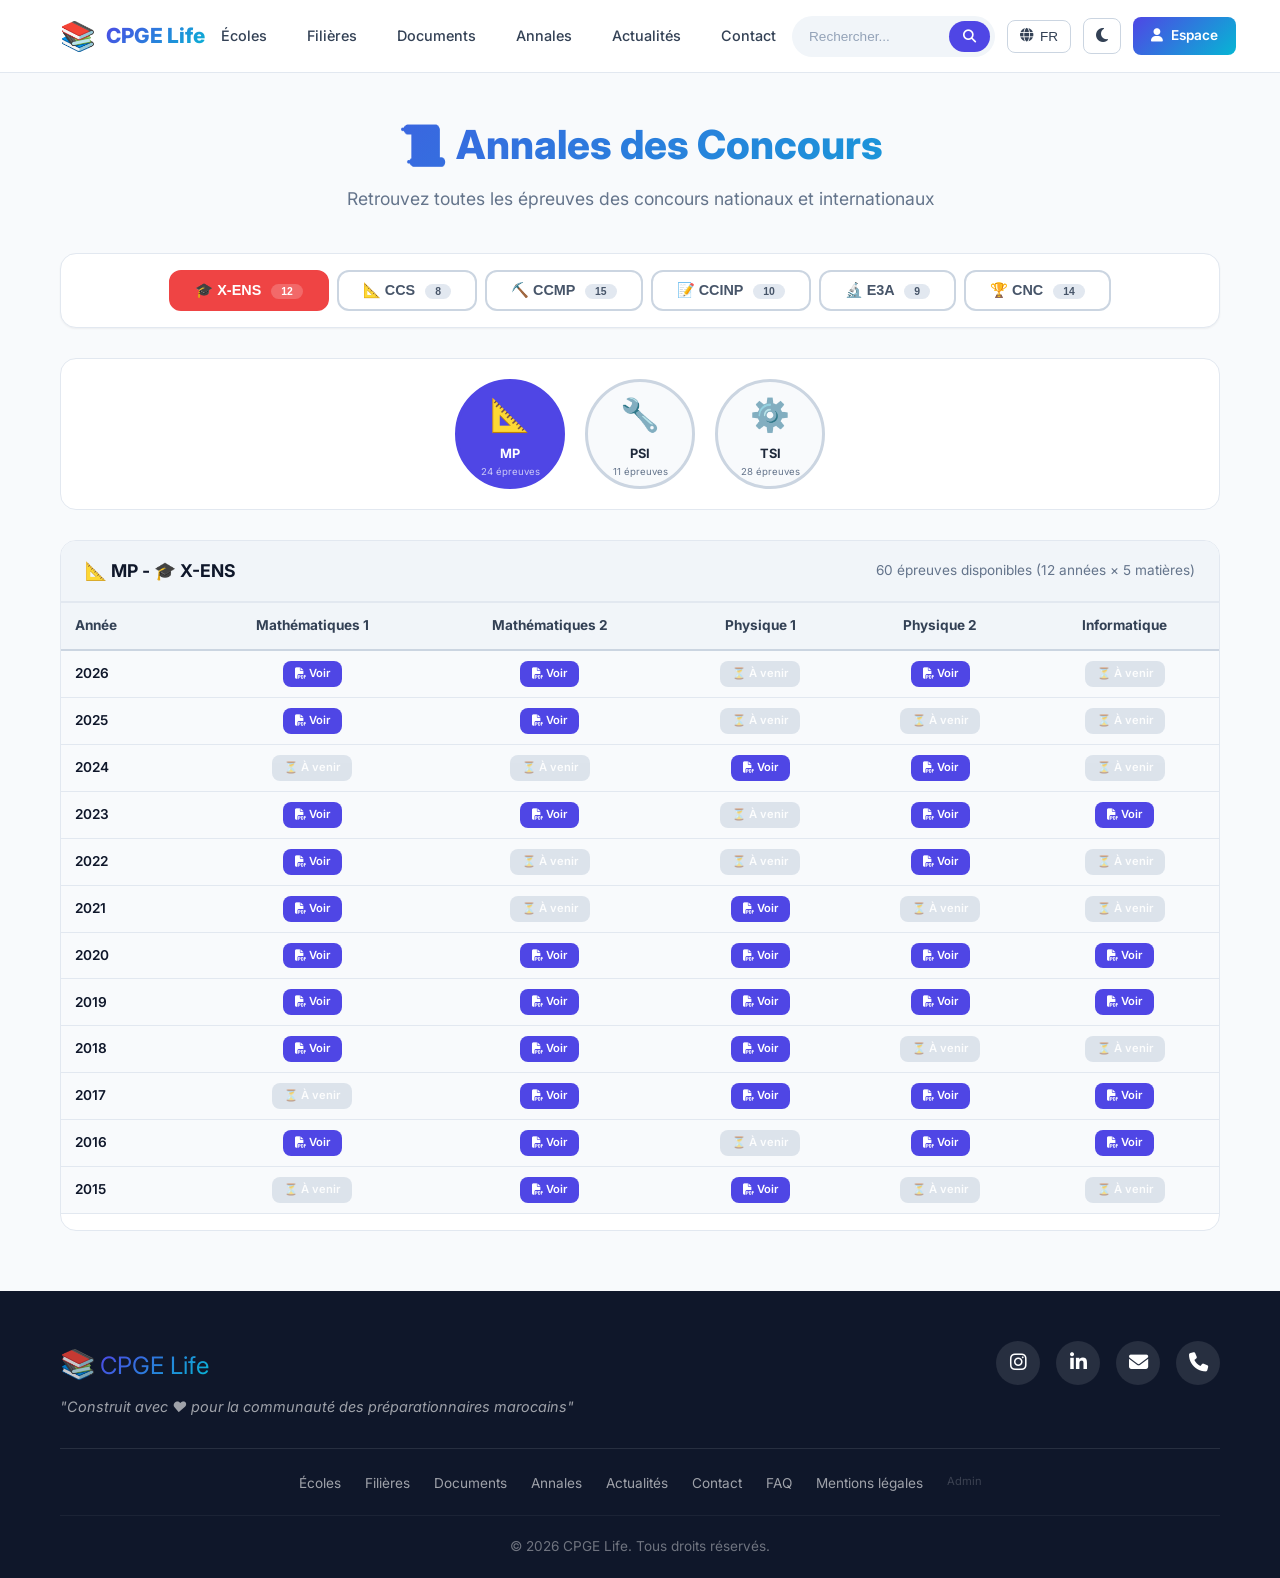
<file: annales.html>
<!DOCTYPE html>
<html lang="fr">
<head>
    <meta charset="UTF-8" />
    <meta name="viewport" content="width=device-width, initial-scale=1.0"/>
    <title>Annales - CPGE Life</title>

    <!-- Font Awesome -->
    <link rel="stylesheet" href="https://cdnjs.cloudflare.com/ajax/libs/font-awesome/6.5.0/css/all.min.css"/>

    <!-- Police Inter -->
    <link href="https://fonts.googleapis.com/css2?family=Inter:wght@300;400;500;600;700;800;900&display=swap" rel="stylesheet"/>

    <!-- Notre CSS -->
    <link rel="stylesheet" href="css/styles.css"/>

    <style>
        /* ============================================
           STYLES SPÉCIFIQUES ANNALES
           ============================================ */
        .annales-page {
            padding: 40px 0 60px;
            background: var(--color-gray-50);
        }

        [data-theme="dark"] .annales-page {
            background: var(--color-gray-900);
        }

        .annales-page .page-title {
            font-size: 2.5rem;
            font-weight: 800;
            text-align: center;
            margin-bottom: 8px;
            background: linear-gradient(135deg, var(--color-secondary), var(--color-accent));
            -webkit-background-clip: text;
            -webkit-text-fill-color: transparent;
            background-clip: text;
        }

        .annales-page .page-subtitle {
            text-align: center;
            color: var(--color-gray-500);
            font-size: 1.1rem;
            margin-bottom: 40px;
        }

        /* ===== BARRE DES BANQUES ===== */
        .banque-bar {
            display: flex;
            flex-wrap: wrap;
            gap: 8px;
            justify-content: center;
            margin-bottom: 30px;
            padding: 16px 20px;
            background: var(--color-white);
            border-radius: var(--radius-lg);
            box-shadow: var(--shadow-sm);
            border: 1px solid var(--color-gray-200);
        }

        [data-theme="dark"] .banque-bar {
            background: var(--color-gray-800);
            border-color: var(--color-gray-700);
        }

        .banque-bar .banque-btn {
            padding: 10px 24px;
            border: 2px solid var(--color-gray-300);
            border-radius: var(--radius-md);
            background: transparent;
            font-weight: 700;
            font-size: 0.9rem;
            cursor: pointer;
            transition: var(--transition);
            color: var(--color-gray-600);
        }

        [data-theme="dark"] .banque-bar .banque-btn {
            border-color: var(--color-gray-600);
            color: var(--color-gray-400);
        }

        .banque-bar .banque-btn:hover {
            border-color: var(--color-secondary);
            color: var(--color-secondary);
            transform: translateY(-2px);
        }

        .banque-bar .banque-btn.active {
            border-color: var(--color-secondary);
            background: var(--color-secondary);
            color: white;
        }

        .banque-bar .banque-btn .badge {
            background: rgba(255,255,255,0.2);
            padding: 2px 10px;
            border-radius: 12px;
            font-size: 0.65rem;
            font-weight: 700;
            color: white;
            margin-left: 6px;
        }

        .banque-bar .banque-btn:not(.active) .badge {
            background: var(--color-gray-200);
            color: var(--color-gray-600);
        }

        [data-theme="dark"] .banque-bar .banque-btn:not(.active) .badge {
            background: var(--color-gray-700);
            color: var(--color-gray-400);
        }

        /* Couleurs spécifiques des banques */
        .banque-bar .banque-btn.xens.active { background: #EF4444; border-color: #EF4444; }
        .banque-bar .banque-btn.ccs.active { background: #3B82F6; border-color: #3B82F6; }
        .banque-bar .banque-btn.ccmp.active { background: #10B981; border-color: #10B981; }
        .banque-bar .banque-btn.ccinp.active { background: #F59E0B; border-color: #F59E0B; }
        .banque-bar .banque-btn.e3a.active { background: #8B5CF6; border-color: #8B5CF6; }
        .banque-bar .banque-btn.cnc.active { background: #EC4899; border-color: #EC4899; }

        /* ===== CERCLES DES FILIÈRES ===== */
        .filiere-circles {
            display: flex;
            gap: 20px;
            justify-content: center;
            flex-wrap: wrap;
            margin-bottom: 30px;
            padding: 20px;
            background: var(--color-white);
            border-radius: var(--radius-lg);
            border: 1px solid var(--color-gray-200);
            display: none;
        }

        [data-theme="dark"] .filiere-circles {
            background: var(--color-gray-800);
            border-color: var(--color-gray-700);
        }

        .filiere-circles.visible {
            display: flex;
        }

        .filiere-circles .circle {
            display: flex;
            flex-direction: column;
            align-items: center;
            padding: 16px 20px;
            border-radius: 50%;
            width: 110px;
            height: 110px;
            justify-content: center;
            border: 3px solid var(--color-gray-300);
            cursor: pointer;
            transition: var(--transition);
            background: var(--color-gray-50);
        }

        [data-theme="dark"] .filiere-circles .circle {
            background: var(--color-gray-700);
            border-color: var(--color-gray-600);
        }

        .filiere-circles .circle:hover {
            transform: translateY(-4px) scale(1.05);
            box-shadow: var(--shadow-lg);
        }

        .filiere-circles .circle .circle-icon {
            font-size: 2rem;
        }

        .filiere-circles .circle .circle-name {
            font-weight: 700;
            font-size: 0.8rem;
            margin-top: 4px;
            color: var(--color-gray-800);
        }

        [data-theme="dark"] .filiere-circles .circle .circle-name {
            color: var(--color-white);
        }

        .filiere-circles .circle .circle-count {
            font-size: 0.6rem;
            color: var(--color-gray-500);
        }

        .filiere-circles .circle.active {
            border-color: var(--color-secondary);
            background: var(--color-secondary);
        }

        .filiere-circles .circle.active .circle-name {
            color: white;
        }

        .filiere-circles .circle.active .circle-count {
            color: rgba(255,255,255,0.7);
        }

        .filiere-circles .circle.mp.active { background: #4F46E5; border-color: #4F46E5; }
        .filiere-circles .circle.psi.active { background: #06B6D4; border-color: #06B6D4; }
        .filiere-circles .circle.tsi.active { background: #F59E0B; border-color: #F59E0B; }

        /* ===== TABLEAU DES ÉPREUVES ===== */
        .tableau-container {
            background: var(--color-white);
            border-radius: var(--radius-lg);
            border: 1px solid var(--color-gray-200);
            overflow: hidden;
            display: none;
        }

        [data-theme="dark"] .tableau-container {
            background: var(--color-gray-800);
            border-color: var(--color-gray-700);
        }

        .tableau-container.visible {
            display: block;
        }

        .tableau-container .tableau-header {
            display: flex;
            justify-content: space-between;
            align-items: center;
            padding: 16px 24px;
            background: var(--color-gray-100);
            border-bottom: 2px solid var(--color-gray-200);
        }

        [data-theme="dark"] .tableau-container .tableau-header {
            background: var(--color-gray-700);
            border-bottom-color: var(--color-gray-600);
        }

        .tableau-container .tableau-header h4 {
            font-weight: 700;
            font-size: 1.1rem;
            color: var(--color-gray-900);
        }

        [data-theme="dark"] .tableau-container .tableau-header h4 {
            color: var(--color-white);
        }

        .tableau-container .tableau-header .tableau-info {
            font-size: 0.85rem;
            color: var(--color-gray-500);
        }

        .tableau-wrapper {
            overflow-x: auto;
            padding: 0 0 16px 0;
        }

        .tableau-wrapper table {
            width: 100%;
            border-collapse: collapse;
            font-size: 0.85rem;
            min-width: 600px;
        }

        .tableau-wrapper table thead th {
            padding: 12px 14px;
            background: var(--color-gray-100);
            font-weight: 700;
            text-align: center;
            border-bottom: 2px solid var(--color-gray-300);
            color: var(--color-gray-700);
            position: sticky;
            top: 0;
            z-index: 2;
        }

        [data-theme="dark"] .tableau-wrapper table thead th {
            background: var(--color-gray-700);
            border-bottom-color: var(--color-gray-600);
            color: var(--color-gray-300);
        }

        .tableau-wrapper table thead th:first-child {
            text-align: left;
            min-width: 80px;
        }

        .tableau-wrapper table tbody tr {
            transition: var(--transition);
        }

        .tableau-wrapper table tbody tr:hover {
            background: var(--color-gray-50);
        }

        [data-theme="dark"] .tableau-wrapper table tbody tr:hover {
            background: var(--color-gray-700);
        }

        .tableau-wrapper table tbody td {
            padding: 10px 14px;
            text-align: center;
            border-bottom: 1px solid var(--color-gray-200);
            color: var(--color-gray-700);
        }

        [data-theme="dark"] .tableau-wrapper table tbody td {
            border-bottom-color: var(--color-gray-700);
            color: var(--color-gray-300);
        }

        .tableau-wrapper table tbody td:first-child {
            text-align: left;
            font-weight: 600;
            color: var(--color-gray-900);
        }

        [data-theme="dark"] .tableau-wrapper table tbody td:first-child {
            color: var(--color-white);
        }

        .tableau-wrapper table tbody td .cnc-president {
            display: block;
            font-size: 0.6rem;
            font-weight: 400;
            color: var(--color-gray-400);
        }

        .tableau-wrapper table tbody td .lien-epreuve {
            display: inline-block;
            padding: 4px 12px;
            background: var(--color-secondary);
            color: white;
            border-radius: var(--radius-sm);
            font-size: 0.7rem;
            font-weight: 600;
            text-decoration: none;
            transition: var(--transition);
        }

        .tableau-wrapper table tbody td .lien-epreuve:hover {
            background: var(--color-secondary-light);
            transform: scale(1.05);
        }

        .tableau-wrapper table tbody td .lien-epreuve.manquant {
            background: var(--color-gray-300);
            cursor: not-allowed;
            opacity: 0.6;
        }

        [data-theme="dark"] .tableau-wrapper table tbody td .lien-epreuve.manquant {
            background: var(--color-gray-600);
        }

        .tableau-wrapper table tbody td .lien-epreuve.manquant:hover {
            transform: none;
        }

        .tableau-wrapper table tbody .annee-row {
            background: var(--color-gray-50);
        }

        [data-theme="dark"] .tableau-wrapper table tbody .annee-row {
            background: var(--color-gray-800);
        }

        /* ===== MESSAGE AUCUNE DONNÉE ===== */
        .no-data {
            text-align: center;
            padding: 40px 20px;
            color: var(--color-gray-500);
        }

        .no-data i {
            font-size: 3rem;
            display: block;
            margin-bottom: 16px;
            opacity: 0.5;
        }

        /* Responsive */
        @media (max-width: 768px) {
            .banque-bar .banque-btn {
                padding: 6px 14px;
                font-size: 0.75rem;
            }

            .filiere-circles .circle {
                width: 80px;
                height: 80px;
                padding: 10px;
            }

            .filiere-circles .circle .circle-icon {
                font-size: 1.5rem;
            }

            .filiere-circles .circle .circle-name {
                font-size: 0.65rem;
            }

            .tableau-wrapper table {
                font-size: 0.7rem;
                min-width: 400px;
            }

            .tableau-wrapper table thead th,
            .tableau-wrapper table tbody td {
                padding: 6px 10px;
            }

            .annales-page .page-title {
                font-size: 1.8rem;
            }

            .tableau-container .tableau-header {
                flex-direction: column;
                text-align: center;
                gap: 8px;
            }
        }

        @media (max-width: 480px) {
            .banque-bar .banque-btn {
                font-size: 0.65rem;
                padding: 4px 10px;
            }

            .filiere-circles .circle {
                width: 65px;
                height: 65px;
                padding: 8px;
            }

            .filiere-circles .circle .circle-icon {
                font-size: 1.2rem;
            }

            .filiere-circles .circle .circle-name {
                font-size: 0.55rem;
            }

            .annales-page .page-title {
                font-size: 1.4rem;
            }
        }
    </style>
</head>
<body>

    <!-- ============================================================ -->
    <!-- HEADER -->
    <!-- ============================================================ -->
    <header class="header">
        <div class="container header-inner">
            <div class="logo" onclick="window.location.href='/'">
                <span class="logo-icon">📚</span>
                <span class="logo-text">CPGE Life</span>
            </div>
            <nav class="nav-menu">
                <ul class="nav-list">
                    <li class="nav-item">
                        <a href="centres.html">Écoles</a>
                        <ul class="dropdown">
                            <li><a href="centres.html">Centres CPGE</a></li>
                            <li><a href="#">Grandes Écoles Maroc</a></li>
                            <li><a href="#">Grandes Écoles France</a></li>
                            <li><a href="#">UM6P</a></li>
                        </ul>
                    </li>
                    <li class="nav-item">
                        <a href="filieres.html">Filières</a>
                        <ul class="dropdown">
                            <li><a href="filiere-mp.html">MP - Maths & Physique</a></li>
                            <li><a href="filiere-psi.html">PSI - Physique & SI</a></li>
                            <li><a href="filiere-tsi.html">TSI - Technologie & SI</a></li>
                        </ul>
                    </li>
                    <li class="nav-item">
                        <a href="documents.html">Documents</a>
                        <ul class="dropdown">
                            <li><a href="#">SUP</a></li>
                            <li><a href="#">SPE</a></li>
                            <li><a href="#">Drives</a></li>
                        </ul>
                    </li>
                    <li class="nav-item">
                        <a href="annales.html">Annales</a>
                        <ul class="dropdown">
                            <li><a href="#" onclick="selectBanque('xens')">X-ENS</a></li>
                            <li><a href="#" onclick="selectBanque('ccs')">CCS</a></li>
                            <li><a href="#" onclick="selectBanque('ccmp')">CCMP</a></li>
                            <li><a href="#" onclick="selectBanque('ccinp')">CCINP</a></li>
                            <li><a href="#" onclick="selectBanque('e3a')">E3A</a></li>
                            <li><a href="#" onclick="selectBanque('cnc')">CNC</a></li>
                        </ul>
                    </li>
                    <li class="nav-item"><a href="#">Actualités</a></li>
                    <li class="nav-item"><a href="#">Contact</a></li>
                </ul>
            </nav>
            <div class="header-actions">
                <div class="search-bar">
                    <input type="text" placeholder="Rechercher..." />
                    <button><i class="fas fa-search"></i></button>
                </div>
                <div class="lang-selector">
                    <button class="lang-btn"><i class="fas fa-globe"></i> FR</button>
                    <ul class="lang-dropdown">
                        <li><a href="#" data-lang="fr">Français</a></li>
                        <li><a href="#" data-lang="en">English</a></li>
                        <li><a href="#" data-lang="ar">العربية</a></li>
                        <li><a href="#" data-lang="tr">Türkçe</a></li>
                    </ul>
                </div>
                <button class="theme-toggle" id="themeToggle"><i class="fas fa-moon"></i></button>
                <a href="#" class="btn-membre"><i class="fas fa-user"></i> Espace</a>
            </div>
        </div>
    </header>

    <!-- ============================================================ -->
    <!-- PAGE ANNALES -->
    <!-- ============================================================ -->
    <section class="annales-page">
        <div class="container">

            <h1 class="page-title">📜 Annales des Concours</h1>
            <p class="page-subtitle">Retrouvez toutes les épreuves des concours nationaux et internationaux</p>

            <!-- ============================================================ -->
            <!-- BARRE DES BANQUES -->
            <!-- ============================================================ -->
            <div class="banque-bar" id="banqueBar">
                <button class="banque-btn xens" data-banque="xens" onclick="selectBanque('xens')">
                    🎓 X-ENS
                    <span class="badge">12</span>
                </button>
                <button class="banque-btn ccs" data-banque="ccs" onclick="selectBanque('ccs')">
                    📐 CCS
                    <span class="badge">8</span>
                </button>
                <button class="banque-btn ccmp" data-banque="ccmp" onclick="selectBanque('ccmp')">
                    ⛏️ CCMP
                    <span class="badge">15</span>
                </button>
                <button class="banque-btn ccinp" data-banque="ccinp" onclick="selectBanque('ccinp')">
                    📝 CCINP
                    <span class="badge">10</span>
                </button>
                <button class="banque-btn e3a" data-banque="e3a" onclick="selectBanque('e3a')">
                    🔬 E3A
                    <span class="badge">9</span>
                </button>
                <button class="banque-btn cnc" data-banque="cnc" onclick="selectBanque('cnc')">
                    🏆 CNC
                    <span class="badge">14</span>
                </button>
            </div>

            <!-- ============================================================ -->
            <!-- CERCLES DES FILIÈRES -->
            <!-- ============================================================ -->
            <div class="filiere-circles" id="filiereCircles">
                <div class="circle mp" data-filiere="mp" onclick="selectFiliere('mp')">
                    <span class="circle-icon">📐</span>
                    <span class="circle-name">MP</span>
                    <span class="circle-count">48 épreuves</span>
                </div>
                <div class="circle psi" data-filiere="psi" onclick="selectFiliere('psi')">
                    <span class="circle-icon">🔧</span>
                    <span class="circle-name">PSI</span>
                    <span class="circle-count">36 épreuves</span>
                </div>
                <div class="circle tsi" data-filiere="tsi" onclick="selectFiliere('tsi')">
                    <span class="circle-icon">⚙️</span>
                    <span class="circle-name">TSI</span>
                    <span class="circle-count">24 épreuves</span>
                </div>
            </div>

            <!-- ============================================================ -->
            <!-- TABLEAU DES ÉPREUVES -->
            <!-- ============================================================ -->
            <div class="tableau-container" id="tableauContainer">
                <div class="tableau-header">
                    <h4 id="tableauTitle">📐 MP - X-ENS</h4>
                    <span class="tableau-info" id="tableauInfo">12 épreuves disponibles</span>
                </div>
                <div class="tableau-wrapper">
                    <table id="tableauEpreuves">
                        <thead id="tableauHead">
                            <!-- Généré par JavaScript -->
                        </thead>
                        <tbody id="tableauBody">
                            <!-- Généré par JavaScript -->
                        </tbody>
                    </table>
                </div>
            </div>

        </div>
    </section>

    <!-- ============================================================ -->
    <!-- FOOTER -->
    <!-- ============================================================ -->
    <footer class="footer">
        <div class="container">
            <div class="footer-top">
                <div class="footer-logo">
                    <span class="logo-icon">📚</span>
                    <span class="logo-text">CPGE Life</span>
                    <p class="footer-quote">"Construit avec ❤️ pour la communauté des préparationnaires marocains"</p>
                </div>
                <div class="footer-social">
                    <a href="https://instagram.com/ctrlaltstudy" target="_blank"><i class="fab fa-instagram"></i></a>
                    <a href="https://www.linkedin.com/in/hamza-margal-a6496741b/" target="_blank"><i class="fab fa-linkedin-in"></i></a>
                    <a href="mailto:bde.ltm.2026@gmail.com"><i class="fas fa-envelope"></i></a>
                    <a href="tel:+212631909130"><i class="fas fa-phone"></i></a>
                </div>
            </div>
            <div class="footer-links">
                <a href="centres.html">Écoles</a>
                <a href="filieres.html">Filières</a>
                <a href="documents.html">Documents</a>
                <a href="annales.html">Annales</a>
                <a href="#">Actualités</a>
                <a href="#">Contact</a>
                <a href="#">FAQ</a>
                <a href="#">Mentions légales</a>
                <a href="admin.html" style="opacity:0.3;font-size:0.7rem;">Admin</a>
            </div>
            <div class="footer-bottom">
                <p>&copy; 2026 CPGE Life. Tous droits réservés.</p>
            </div>
        </div>
    </footer>

    <!-- ============================================================ -->
    <!-- SCRIPTS -->
    <!-- ============================================================ -->
    <script>
        // ============================================================
        // 1. MODE SOMBRE
        // ============================================================
        document.addEventListener('DOMContentLoaded', function() {
            const themeToggle = document.getElementById('themeToggle');
            if (themeToggle) {
                const prefersDark = window.matchMedia('(prefers-color-scheme: dark)').matches;
                const savedTheme = localStorage.getItem('theme');
                if (savedTheme === 'dark' || (!savedTheme && prefersDark)) {
                    document.documentElement.setAttribute('data-theme', 'dark');
                    themeToggle.innerHTML = '<i class="fas fa-sun"></i>';
                }
                themeToggle.addEventListener('click', function() {
                    const current = document.documentElement.getAttribute('data-theme');
                    if (current === 'dark') {
                        document.documentElement.removeAttribute('data-theme');
                        localStorage.setItem('theme', 'light');
                        themeToggle.innerHTML = '<i class="fas fa-moon"></i>';
                    } else {
                        document.documentElement.setAttribute('data-theme', 'dark');
                        localStorage.setItem('theme', 'dark');
                        themeToggle.innerHTML = '<i class="fas fa-sun"></i>';
                    }
                });
            }

            // Banque par défaut
            selectBanque('xens');
        });

        // ============================================================
        // 2. DONNÉES DES BANQUES
        // ============================================================
        const BANQUES = {
            xens: {
                nom: 'X-ENS',
                icone: '🎓',
                couleurs: ['#EF4444'],
                filieres: {
                    mp: { nom: 'MP', icone: '📐', matieres: ['Mathématiques 1', 'Mathématiques 2', 'Physique 1', 'Physique 2', 'Informatique'] },
                    psi: { nom: 'PSI', icone: '🔧', matieres: ['Mathématiques 1', 'Mathématiques 2', 'Physique 1', 'Physique 2', 'SI'] },
                    tsi: { nom: 'TSI', icone: '⚙️', matieres: ['Mathématiques 1', 'Mathématiques 2', 'Physique 1', 'Physique 2', 'SII'] }
                },
                annees: [2026, 2025, 2024, 2023, 2022, 2021, 2020, 2019, 2018, 2017, 2016, 2015]
            },
            ccs: {
                nom: 'CCS',
                icone: '📐',
                couleurs: ['#3B82F6'],
                filieres: {
                    mp: { nom: 'MP', icone: '📐', matieres: ['Mathématiques', 'Physique', 'Informatique'] },
                    psi: { nom: 'PSI', icone: '🔧', matieres: ['Mathématiques', 'Physique', 'SI'] },
                    tsi: { nom: 'TSI', icone: '⚙️', matieres: ['Mathématiques', 'Physique', 'SII'] }
                },
                annees: [2026, 2025, 2024, 2023, 2022, 2021, 2020, 2019]
            },
            ccmp: {
                nom: 'CCMP',
                icone: '⛏️',
                couleurs: ['#10B981'],
                filieres: {
                    mp: { nom: 'MP', icone: '📐', matieres: ['Mathématiques 1', 'Mathématiques 2', 'Physique 1', 'Physique 2', 'Informatique'] },
                    psi: { nom: 'PSI', icone: '🔧', matieres: ['Mathématiques 1', 'Mathématiques 2', 'Physique 1', 'Physique 2', 'SI'] },
                    tsi: { nom: 'TSI', icone: '⚙️', matieres: ['Mathématiques 1', 'Mathématiques 2', 'Physique 1', 'Physique 2', 'SII'] }
                },
                annees: [2026, 2025, 2024, 2023, 2022, 2021, 2020, 2019, 2018, 2017, 2016, 2015, 2014, 2013, 2012]
            },
            ccinp: {
                nom: 'CCINP',
                icone: '📝',
                couleurs: ['#F59E0B'],
                filieres: {
                    mp: { nom: 'MP', icone: '📐', matieres: ['Mathématiques 1', 'Mathématiques 2', 'Physique 1', 'Physique 2', 'Informatique'] },
                    psi: { nom: 'PSI', icone: '🔧', matieres: ['Mathématiques 1', 'Mathématiques 2', 'Physique 1', 'Physique 2', 'SI'] },
                    tsi: { nom: 'TSI', icone: '⚙️', matieres: ['Mathématiques 1', 'Mathématiques 2', 'Physique 1', 'Physique 2', 'SII'] }
                },
                annees: [2026, 2025, 2024, 2023, 2022, 2021, 2020, 2019, 2018, 2017]
            },
            e3a: {
                nom: 'E3A',
                icone: '🔬',
                couleurs: ['#8B5CF6'],
                filieres: {
                    mp: { nom: 'MP', icone: '📐', matieres: ['Mathématiques', 'Physique', 'Informatique'] },
                    psi: { nom: 'PSI', icone: '🔧', matieres: ['Mathématiques', 'Physique', 'SI'] },
                    tsi: { nom: 'TSI', icone: '⚙️', matieres: ['Mathématiques', 'Physique', 'SII'] }
                },
                annees: [2026, 2025, 2024, 2023, 2022, 2021, 2020, 2019, 2018]
            },
            cnc: {
                nom: 'CNC',
                icone: '🏆',
                couleurs: ['#EC4899'],
                filieres: {
                    mp: { nom: 'MP', icone: '📐', matieres: ['Mathématiques 1', 'Mathématiques 2', 'Physique 1', 'Physique 2', 'Informatique'] },
                    psi: { nom: 'PSI', icone: '🔧', matieres: ['Mathématiques 1', 'Mathématiques 2', 'Physique 1', 'Physique 2', 'SI'] },
                    tsi: { nom: 'TSI', icone: '⚙️', matieres: ['Mathématiques 1', 'Mathématiques 2', 'Physique 1', 'Physique 2', 'SII'] }
                },
                annees: [2026, 2025, 2024, 2023, 2022, 2021, 2020, 2019, 2018, 2017, 2016, 2015, 2014, 2013],
                presidents: {
                    2026: 'Président 2026',
                    2025: 'Président 2025',
                    2024: 'Président 2024',
                    2023: 'Président 2023',
                    2022: 'Président 2022',
                    2021: 'Président 2021',
                    2020: 'Président 2020',
                    2019: 'Président 2019',
                    2018: 'Président 2018',
                    2017: 'Président 2017',
                    2016: 'Président 2016',
                    2015: 'Président 2015',
                    2014: 'Président 2014',
                    2013: 'Président 2013'
                }
            }
        };

        // ============================================================
        // 3. ÉTAT
        // ============================================================
        let currentBanque = 'xens';
        let currentFiliere = 'mp';

        // ============================================================
        // 4. SÉLECTION D'UNE BANQUE
        // ============================================================
        function selectBanque(banqueId) {
            currentBanque = banqueId;

            // Mettre à jour les boutons
            document.querySelectorAll('.banque-bar .banque-btn').forEach(b => b.classList.remove('active'));
            const targetBtn = document.querySelector(`.banque-bar .banque-btn[data-banque="${banqueId}"]`);
            if (targetBtn) targetBtn.classList.add('active');

            // Afficher les cercles des filières
            const circlesContainer = document.getElementById('filiereCircles');
            circlesContainer.classList.add('visible');

            // Mettre à jour les cercles
            const banque = BANQUES[banqueId];
            const circles = circlesContainer.querySelectorAll('.circle');
            circles.forEach(circle => {
                const filiereId = circle.dataset.filiere;
                const filiere = banque.filieres[filiereId];
                if (filiere) {
                    circle.style.display = 'flex';
                    circle.querySelector('.circle-icon').textContent = filiere.icone;
                    circle.querySelector('.circle-name').textContent = filiere.nom;
                    // Compter les épreuves disponibles (simulé)
                    const count = Math.floor(Math.random() * 30) + 10;
                    circle.querySelector('.circle-count').textContent = count + ' épreuves';
                } else {
                    circle.style.display = 'none';
                }
            });

            // Sélectionner la première filière disponible
            const firstFiliere = Object.keys(banque.filieres)[0];
            selectFiliere(firstFiliere);
        }

        // ============================================================
        // 5. SÉLECTION D'UNE FILIÈRE
        // ============================================================
        function selectFiliere(filiereId) {
            currentFiliere = filiereId;

            // Mettre à jour les cercles
            document.querySelectorAll('.filiere-circles .circle').forEach(c => c.classList.remove('active'));
            const targetCircle = document.querySelector(`.filiere-circles .circle[data-filiere="${filiereId}"]`);
            if (targetCircle) targetCircle.classList.add('active');

            // Générer le tableau
            renderTableau(currentBanque, filiereId);
        }

        // ============================================================
        // 6. RENDU DU TABLEAU
        // ============================================================
        function renderTableau(banqueId, filiereId) {
            const banque = BANQUES[banqueId];
            const filiere = banque.filieres[filiereId];

            if (!filiere) {
                document.getElementById('tableauContainer').classList.remove('visible');
                return;
            }

            const container = document.getElementById('tableauContainer');
            container.classList.add('visible');

            // Titre
            document.getElementById('tableauTitle').textContent =
                `${filiere.icone} ${filiere.nom} - ${banque.icone} ${banque.nom}`;

            const totalEpreuves = banque.annees.length * filiere.matieres.length;
            document.getElementById('tableauInfo').textContent =
                `${totalEpreuves} épreuves disponibles (${banque.annees.length} années × ${filiere.matieres.length} matières)`;

            // En-tête
            const thead = document.getElementById('tableauHead');
            let headerHtml = '<tr><th>Année</th>';
            filiere.matieres.forEach(m => {
                headerHtml += `<th>${m}</th>`;
            });
            headerHtml += '</tr>';
            thead.innerHTML = headerHtml;

            // Corps
            const tbody = document.getElementById('tableauBody');
            let bodyHtml = '';

            banque.annees.forEach(annee => {
                bodyHtml += `<tr class="annee-row">`;
                bodyHtml += `<td>${annee}`;

                // Ajouter le président pour CNC
                if (banqueId === 'cnc' && banque.presidents && banque.presidents[annee]) {
                    bodyHtml += `<span class="cnc-president">${banque.presidents[annee]}</span>`;
                }

                bodyHtml += `</td>`;

                filiere.matieres.forEach(matiere => {
                    // Simuler la présence d'un document (50% de chance pour l'exemple)
                    const hasDoc = Math.random() > 0.4;
                    bodyHtml += `<td>`;
                    if (hasDoc) {
                        bodyHtml += `<a href="#" class="lien-epreuve" onclick="viewEpreuve('${banqueId}','${filiereId}','${annee}','${matiere}')">
                                        <i class="fas fa-file-pdf"></i> Voir
                                    </a>`;
                    } else {
                        bodyHtml += `<span class="lien-epreuve manquant">⏳ À venir</span>`;
                    }
                    bodyHtml += `</td>`;
                });

                bodyHtml += `</tr>`;
            });

            tbody.innerHTML = bodyHtml;
        }

        // ============================================================
        // 7. ACTION : VOIR UNE ÉPREUVE
        // ============================================================
        function viewEpreuve(banqueId, filiereId, annee, matiere) {
            const banque = BANQUES[banqueId];
            const filiere = banque.filieres[filiereId];
            alert(`📄 Épreuve : ${banque.nom} - ${filiere.nom} - ${annee} - ${matiere}\n\nCette fonctionnalité ouvrira le PDF.`);
        }

        // ============================================================
        // 8. RECHERCHE
        // ============================================================
        function searchAnnales() {
            const query = document.querySelector('.search-bar input').value.trim().toLowerCase();
            if (query) {
                alert(`🔍 Recherche d'annales : "${query}"\n\nCette fonctionnalité recherchera dans toutes les épreuves.`);
            }
        }

        document.querySelector('.search-bar button')?.addEventListener('click', searchAnnales);
        document.querySelector('.search-bar input')?.addEventListener('keypress', function(e) {
            if (e.key === 'Enter') searchAnnales();
        });
    </script>

</body>
</html>
</file>
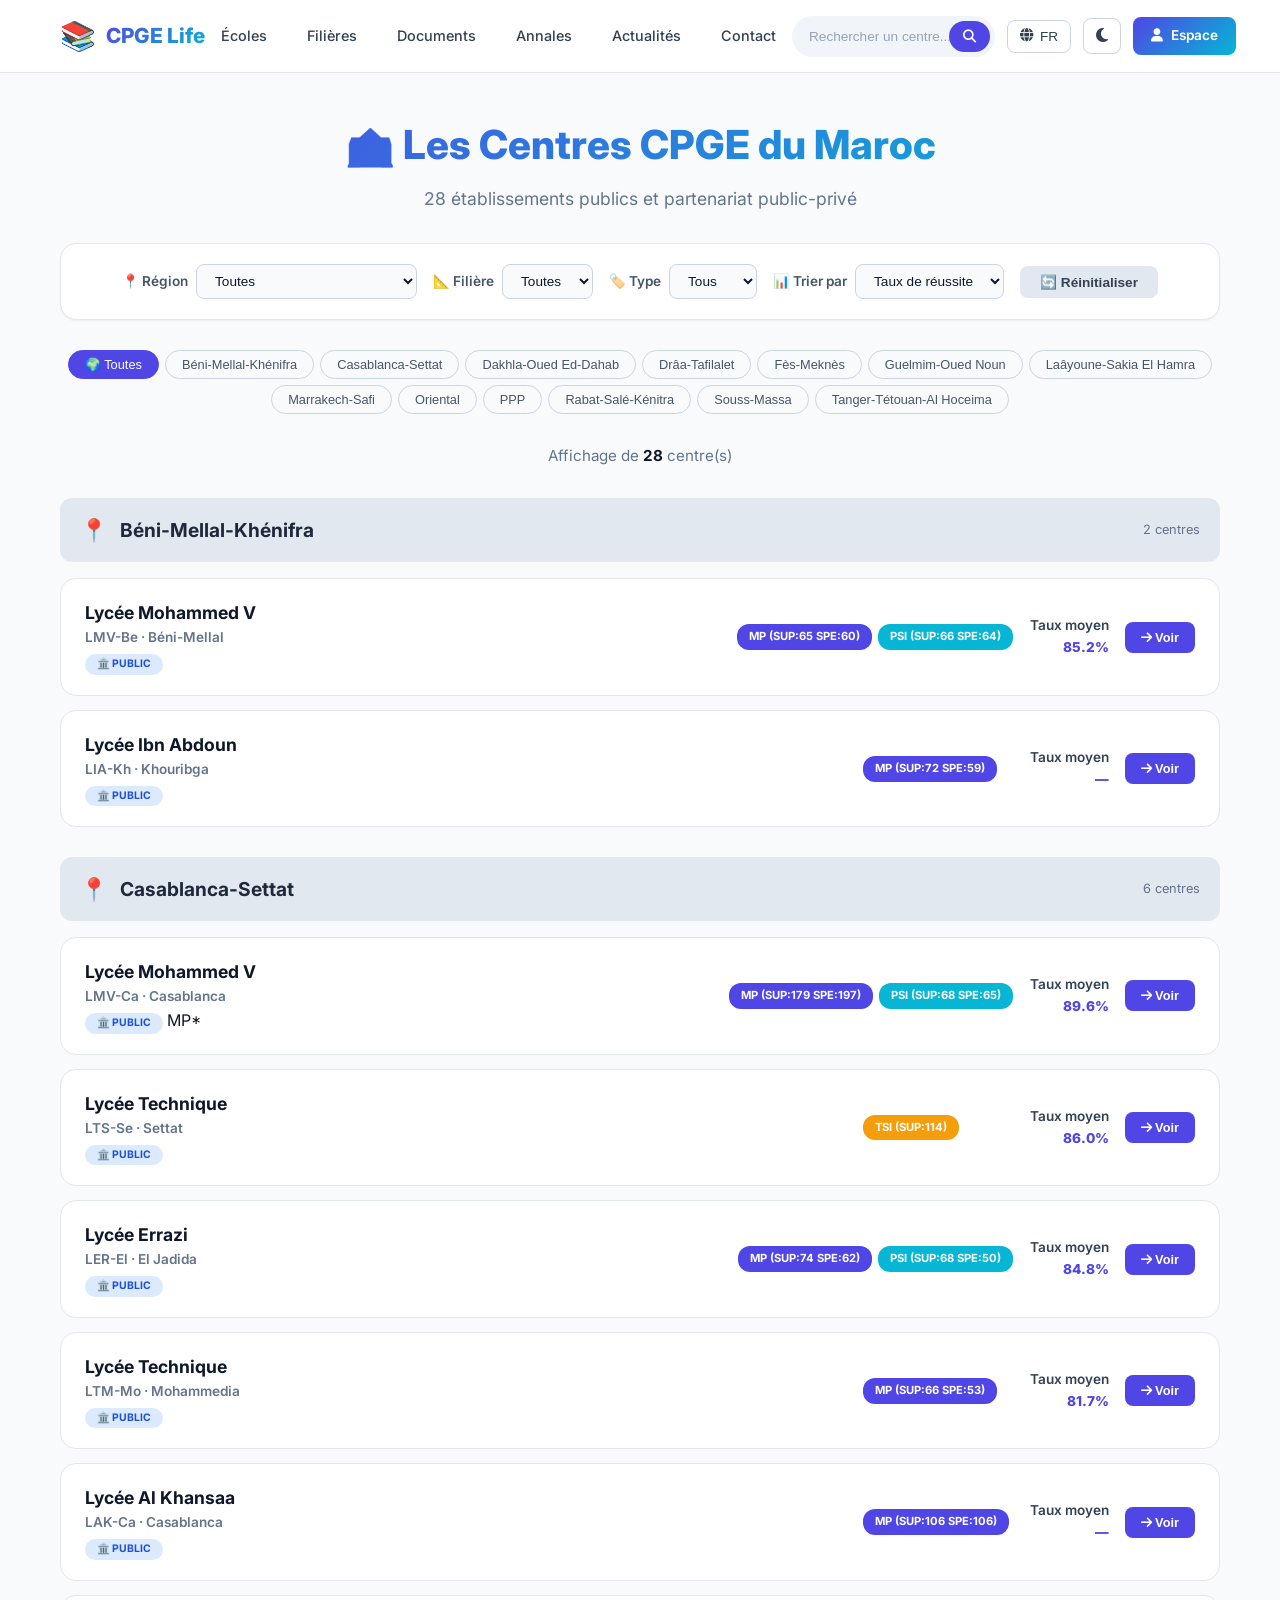
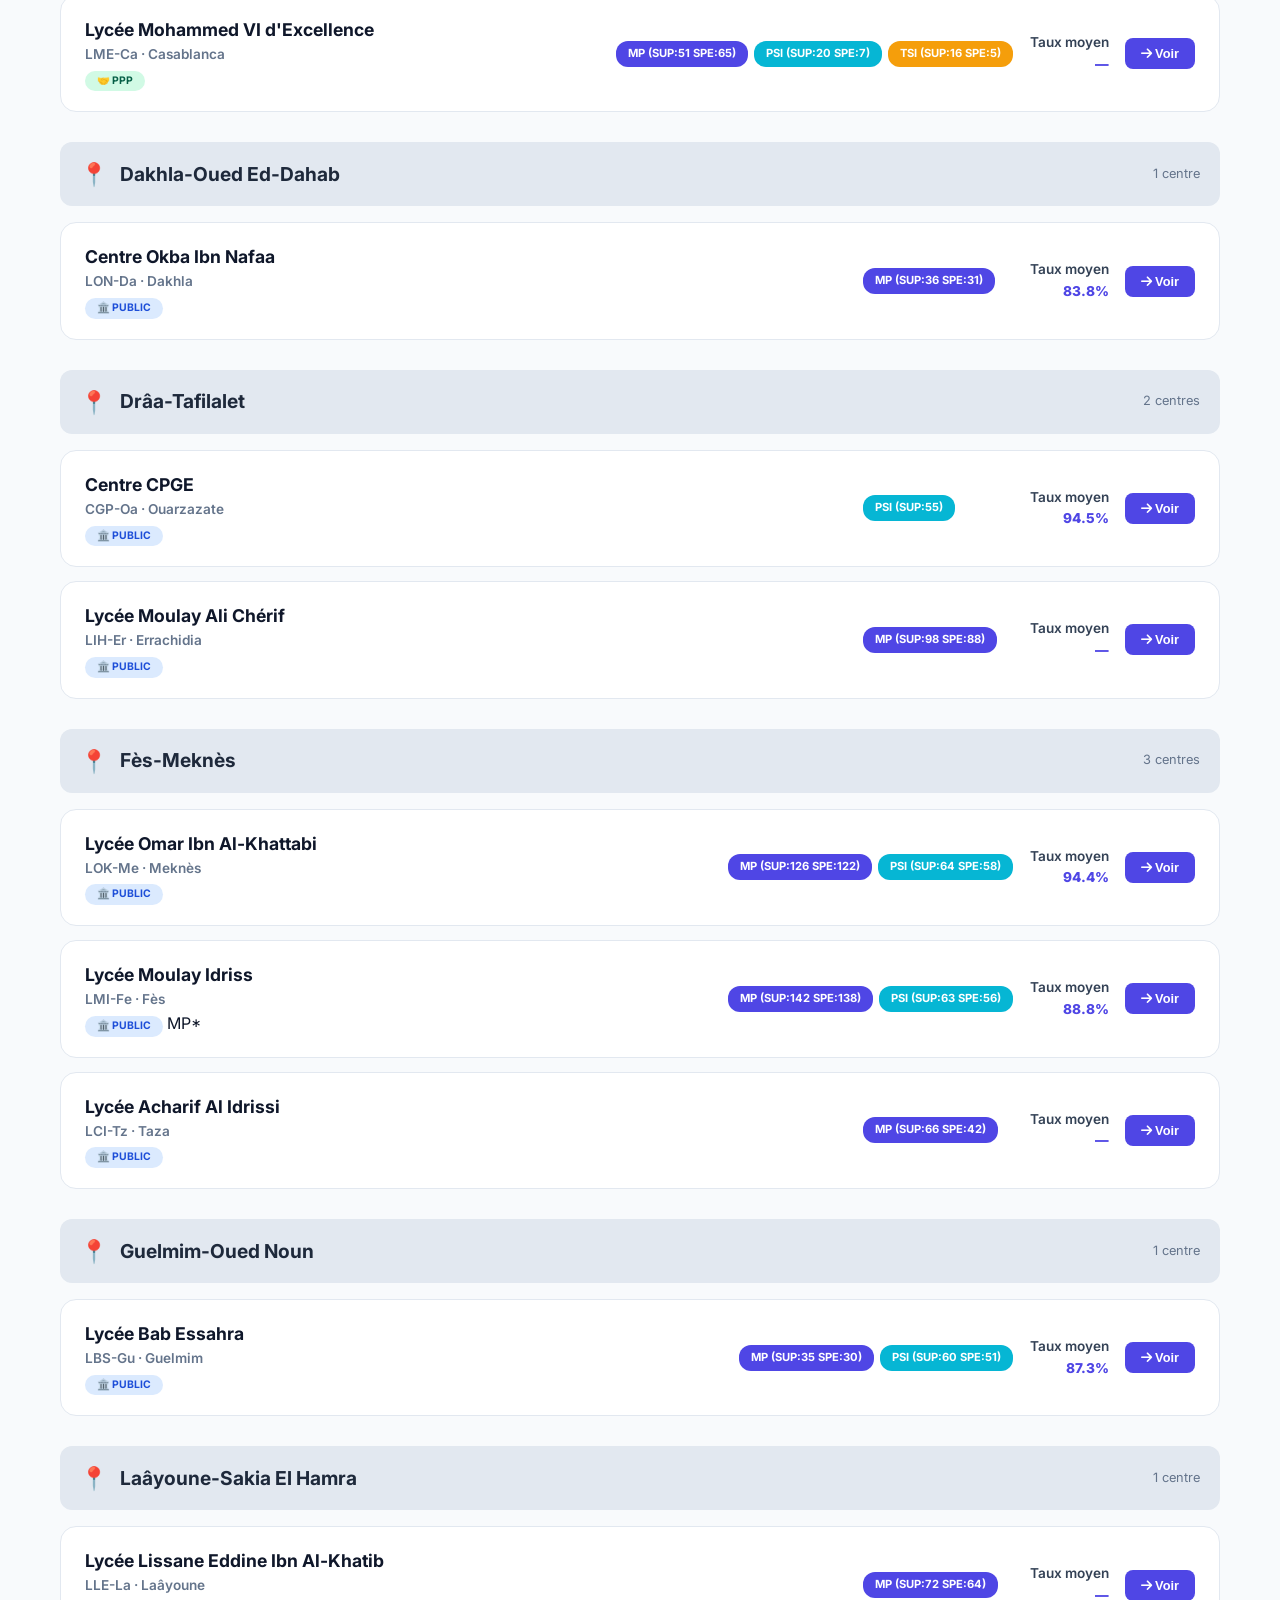
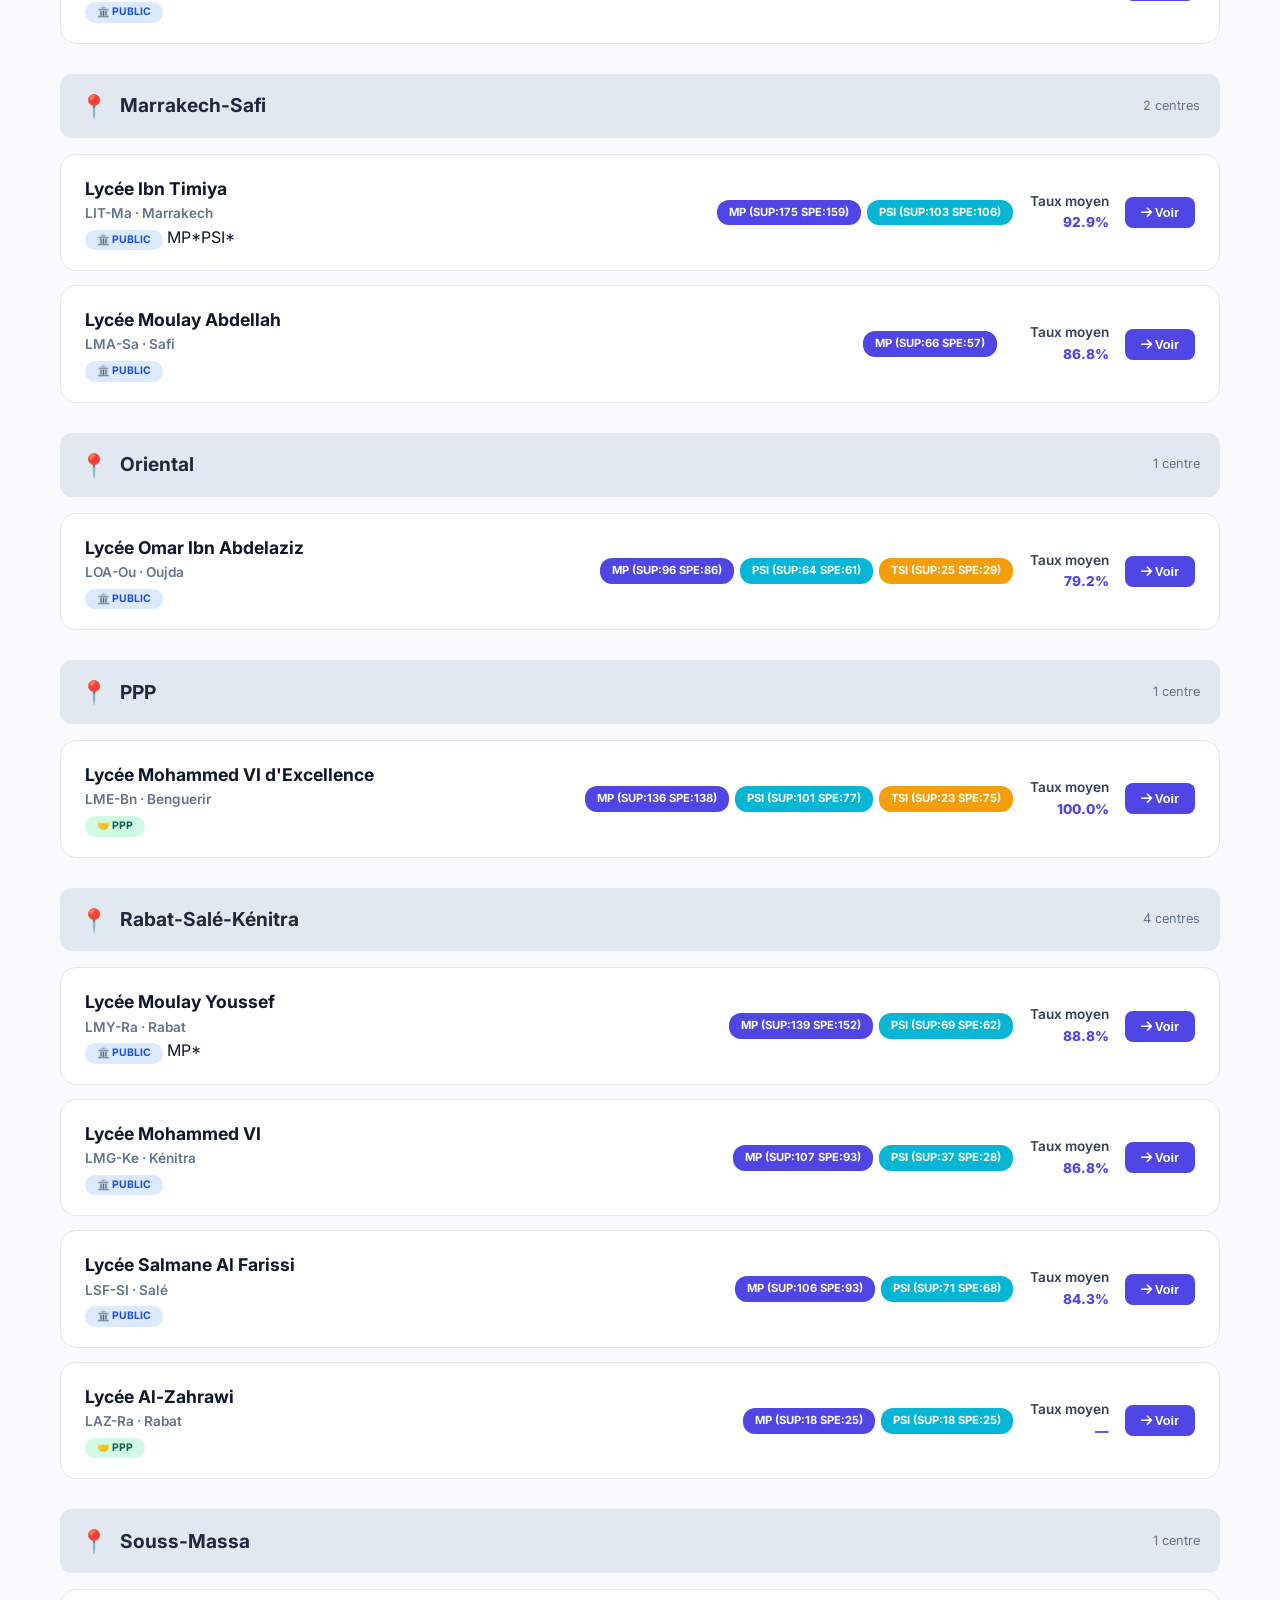
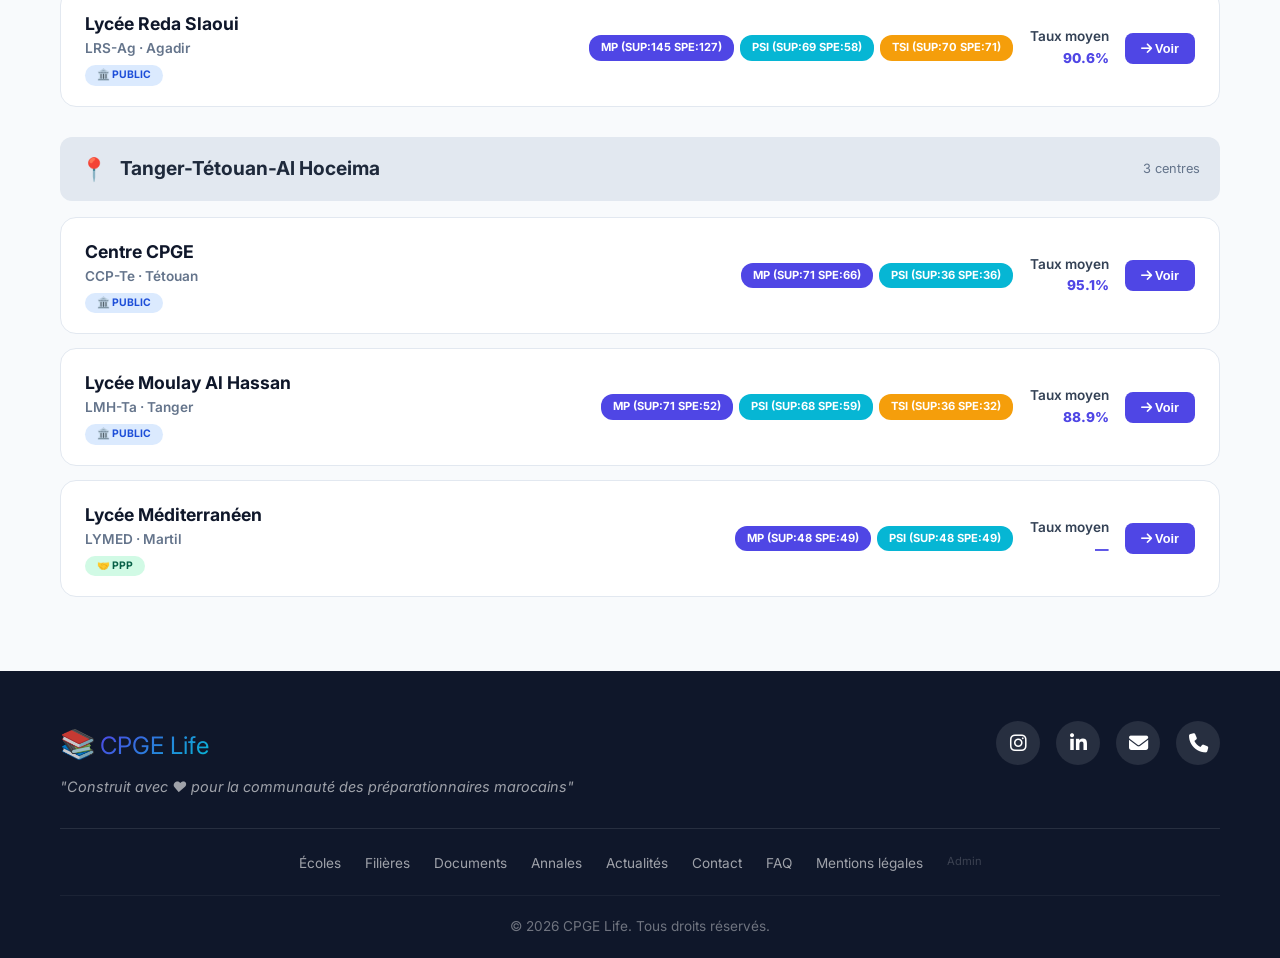
<file: centres.html>
<!DOCTYPE html>
<html lang="fr">
<head>
    <meta charset="UTF-8" />
    <meta name="viewport" content="width=device-width, initial-scale=1.0"/>
    <title>Centres CPGE - CPGE Life</title>

    <!-- Font Awesome -->
    <link rel="stylesheet" href="https://cdnjs.cloudflare.com/ajax/libs/font-awesome/6.5.0/css/all.min.css"/>

    <!-- Police Inter -->
    <link href="https://fonts.googleapis.com/css2?family=Inter:wght@300;400;500;600;700;800;900&display=swap" rel="stylesheet"/>

    <!-- Notre CSS -->
    <link rel="stylesheet" href="css/styles.css"/>

    <style>
        /* ============================================
           STYLES SPÉCIFIQUES CENTRES
           ============================================ */
        .centres-page {
            padding: 40px 0 60px;
            background: var(--color-gray-50);
        }

        [data-theme="dark"] .centres-page {
            background: var(--color-gray-900);
        }

        .centres-page .page-title {
            font-size: 2.5rem;
            font-weight: 800;
            text-align: center;
            margin-bottom: 8px;
            background: linear-gradient(135deg, var(--color-secondary), var(--color-accent));
            -webkit-background-clip: text;
            -webkit-text-fill-color: transparent;
            background-clip: text;
        }

        .centres-page .page-subtitle {
            text-align: center;
            color: var(--color-gray-500);
            font-size: 1.1rem;
            margin-bottom: 30px;
        }

        /* Filtres */
        .filters-wrapper {
            display: flex;
            flex-wrap: wrap;
            gap: 16px;
            align-items: center;
            justify-content: center;
            margin-bottom: 30px;
            padding: 20px;
            background: var(--color-white);
            border-radius: var(--radius-lg);
            box-shadow: var(--shadow-sm);
            border: 1px solid var(--color-gray-200);
        }

        [data-theme="dark"] .filters-wrapper {
            background: var(--color-gray-800);
            border-color: var(--color-gray-700);
        }

        .filters-wrapper .filter-group {
            display: flex;
            align-items: center;
            gap: 8px;
        }

        .filters-wrapper .filter-group label {
            font-weight: 600;
            font-size: 0.85rem;
            color: var(--color-gray-600);
        }

        .filters-wrapper .filter-group select,
        .filters-wrapper .filter-group input {
            padding: 8px 14px;
            border: 1px solid var(--color-gray-300);
            border-radius: var(--radius-sm);
            background: var(--color-gray-50);
            color: var(--color-gray-900);
            font-size: 0.85rem;
            transition: var(--transition);
        }

        [data-theme="dark"] .filters-wrapper .filter-group select,
        [data-theme="dark"] .filters-wrapper .filter-group input {
            background: var(--color-gray-700);
            border-color: var(--color-gray-600);
            color: var(--color-white);
        }

        .filters-wrapper .filter-group select:focus,
        .filters-wrapper .filter-group input:focus {
            outline: none;
            border-color: var(--color-secondary);
        }

        .filters-wrapper .filter-group input {
            width: 180px;
        }

        .filters-wrapper .btn-reset {
            padding: 8px 20px;
            background: var(--color-gray-200);
            border: none;
            border-radius: var(--radius-sm);
            font-weight: 600;
            font-size: 0.85rem;
            cursor: pointer;
            transition: var(--transition);
            color: var(--color-gray-700);
        }

        [data-theme="dark"] .filters-wrapper .btn-reset {
            background: var(--color-gray-700);
            color: var(--color-gray-300);
        }

        .filters-wrapper .btn-reset:hover {
            background: var(--color-gray-300);
        }

        /* Filtres boutons (régions) */
        .filter-buttons {
            display: flex;
            flex-wrap: wrap;
            gap: 6px;
            justify-content: center;
            margin-bottom: 30px;
        }

        .filter-buttons .filter-btn {
            padding: 6px 16px;
            border: 1px solid var(--color-gray-300);
            border-radius: 20px;
            background: transparent;
            font-size: 0.8rem;
            font-weight: 500;
            cursor: pointer;
            transition: var(--transition);
            color: var(--color-gray-600);
        }

        [data-theme="dark"] .filter-buttons .filter-btn {
            border-color: var(--color-gray-600);
            color: var(--color-gray-400);
        }

        .filter-buttons .filter-btn:hover {
            border-color: var(--color-secondary);
            color: var(--color-secondary);
        }

        .filter-buttons .filter-btn.active {
            background: var(--color-secondary);
            color: white;
            border-color: var(--color-secondary);
        }

        /* Résultats */
        .results-count {
            text-align: center;
            color: var(--color-gray-500);
            font-size: 0.95rem;
            margin-bottom: 24px;
        }

        .results-count strong {
            color: var(--color-gray-900);
        }

        [data-theme="dark"] .results-count strong {
            color: var(--color-white);
        }

        /* Region header */
        .region-header {
            display: flex;
            align-items: center;
            gap: 12px;
            padding: 14px 20px;
            background: var(--color-gray-200);
            border-radius: var(--radius-md);
            margin: 30px 0 16px;
            font-weight: 700;
            font-size: 1.2rem;
            color: var(--color-gray-800);
        }

        [data-theme="dark"] .region-header {
            background: var(--color-gray-800);
            color: var(--color-white);
        }

        .region-header .region-icon {
            font-size: 1.4rem;
        }

        .region-header .region-count {
            font-size: 0.8rem;
            font-weight: 400;
            color: var(--color-gray-500);
            margin-left: auto;
        }

        /* Centre card */
        .centre-card-full {
            background: var(--color-white);
            border-radius: var(--radius-lg);
            padding: 20px 24px;
            margin-bottom: 14px;
            border: 1px solid var(--color-gray-200);
            transition: var(--transition);
            display: flex;
            flex-wrap: wrap;
            align-items: center;
            justify-content: space-between;
            gap: 16px;
        }

        [data-theme="dark"] .centre-card-full {
            background: var(--color-gray-800);
            border-color: var(--color-gray-700);
        }

        .centre-card-full:hover {
            box-shadow: var(--shadow-md);
            border-color: var(--color-secondary);
            transform: translateX(4px);
        }

        .centre-card-full .centre-info {
            flex: 1;
            min-width: 200px;
        }

        .centre-card-full .centre-info .centre-name {
            font-weight: 700;
            font-size: 1.1rem;
            color: var(--color-gray-900);
        }

        [data-theme="dark"] .centre-card-full .centre-info .centre-name {
            color: var(--color-white);
        }

        .centre-card-full .centre-info .centre-sigle {
            font-weight: 600;
            color: var(--color-gray-500);
            font-size: 0.85rem;
        }

        .centre-card-full .centre-info .centre-ville {
            font-size: 0.85rem;
            color: var(--color-gray-500);
        }

        .centre-card-full .centre-info .centre-type {
            display: inline-block;
            padding: 2px 12px;
            border-radius: 12px;
            font-size: 0.65rem;
            font-weight: 700;
            text-transform: uppercase;
            margin-top: 4px;
        }

        .centre-card-full .centre-info .centre-type.public {
            background: #DBEAFE;
            color: #1D4ED8;
        }

        .centre-card-full .centre-info .centre-type.ppp {
            background: #D1FAE5;
            color: #065F46;
        }

        [data-theme="dark"] .centre-card-full .centre-info .centre-type.public {
            background: #1E3A5F;
            color: #93C5FD;
        }

        [data-theme="dark"] .centre-card-full .centre-info .centre-type.ppp {
            background: #064E3B;
            color: #6EE7B7;
        }

        .centre-card-full .centre-filieres {
            display: flex;
            flex-wrap: wrap;
            gap: 6px;
            min-width: 150px;
        }

        .centre-card-full .centre-filieres .filiere-tag {
            padding: 4px 12px;
            border-radius: 12px;
            font-size: 0.7rem;
            font-weight: 700;
            text-transform: uppercase;
            color: white;
        }

        .centre-card-full .centre-filieres .filiere-tag.mp { background: #4F46E5; }
        .centre-card-full .centre-filieres .filiere-tag.psi { background: #06B6D4; }
        .centre-card-full .centre-filieres .filiere-tag.tsi { background: #F59E0B; }

        .centre-card-full .centre-filieres .option-badge {
            padding: 2px 8px;
            border-radius: 8px;
            font-size: 0.55rem;
            font-weight: 700;
            background: #8B5CF6;
            color: white;
            margin-left: 2px;
        }

        .centre-card-full .centre-stats {
            display: flex;
            flex-wrap: wrap;
            gap: 16px;
            font-size: 0.8rem;
            color: var(--color-gray-500);
            min-width: 120px;
        }

        .centre-card-full .centre-stats .stat-item {
            text-align: center;
        }

        .centre-card-full .centre-stats .stat-item .stat-value {
            font-weight: 700;
            color: var(--color-gray-900);
            display: block;
        }

        [data-theme="dark"] .centre-card-full .centre-stats .stat-item .stat-value {
            color: var(--color-white);
        }

        .centre-card-full .centre-stats .stat-item .stat-label {
            font-size: 0.65rem;
            text-transform: uppercase;
            color: var(--color-gray-400);
        }

        .centre-card-full .centre-taux {
            font-size: 0.85rem;
            font-weight: 600;
            color: var(--color-gray-700);
            min-width: 80px;
            text-align: right;
        }

        [data-theme="dark"] .centre-card-full .centre-taux {
            color: var(--color-gray-300);
        }

        .centre-card-full .centre-taux .taux-value {
            color: var(--color-secondary);
            font-weight: 800;
        }

        .centre-card-full .btn-detail {
            padding: 8px 16px;
            background: var(--color-secondary);
            color: white;
            border: none;
            border-radius: var(--radius-sm);
            font-weight: 600;
            font-size: 0.8rem;
            cursor: pointer;
            transition: var(--transition);
            white-space: nowrap;
        }

        .centre-card-full .btn-detail:hover {
            background: var(--color-secondary-light);
            transform: translateY(-2px);
        }

        /* Aucun résultat */
        .no-results {
            text-align: center;
            padding: 60px 20px;
            color: var(--color-gray-500);
            font-size: 1.1rem;
        }

        .no-results i {
            font-size: 3rem;
            margin-bottom: 16px;
            opacity: 0.5;
        }

        /* Responsive */
        @media (max-width: 768px) {
            .centre-card-full {
                flex-direction: column;
                align-items: flex-start;
                padding: 16px;
            }

            .centre-card-full .centre-stats {
                width: 100%;
                justify-content: space-between;
            }

            .centre-card-full .centre-taux {
                text-align: left;
                width: 100%;
            }

            .centre-card-full .btn-detail {
                width: 100%;
                text-align: center;
            }

            .filters-wrapper {
                flex-direction: column;
                align-items: stretch;
            }

            .filters-wrapper .filter-group {
                flex-wrap: wrap;
            }

            .filters-wrapper .filter-group input {
                width: 100%;
            }

            .filter-buttons {
                gap: 4px;
            }

            .filter-buttons .filter-btn {
                font-size: 0.7rem;
                padding: 4px 12px;
            }

            .centres-page .page-title {
                font-size: 1.8rem;
            }
        }

        @media (max-width: 480px) {
            .centre-card-full .centre-filieres {
                min-width: 100%;
            }

            .region-header {
                font-size: 1rem;
                padding: 10px 14px;
            }
        }
    </style>
</head>
<body>

    <!-- ============================================================ -->
    <!-- HEADER (copié depuis index.html) -->
    <!-- ============================================================ -->
    <header class="header">
        <div class="container header-inner">
            <div class="logo" onclick="window.location.href='/'">
                <span class="logo-icon">📚</span>
                <span class="logo-text">CPGE Life</span>
            </div>
            <nav class="nav-menu">
                <ul class="nav-list">
                    <li class="nav-item">
                        <a href="centres.html">Écoles</a>
                        <ul class="dropdown">
                            <li><a href="centres.html">Centres CPGE</a></li>
                            <li><a href="#">Grandes Écoles Maroc</a></li>
                            <li><a href="#">Grandes Écoles France</a></li>
                            <li><a href="#">UM6P</a></li>
                        </ul>
                    </li>
                    <li class="nav-item">
                        <a href="#">Filières</a>
                        <ul class="dropdown">
                            <li><a href="#">MP - Maths & Physique</a></li>
                            <li><a href="#">PSI - Physique & SI</a></li>
                            <li><a href="#">TSI - Technologie & SI</a></li>
                        </ul>
                    </li>
                    <li class="nav-item">
                        <a href="#">Documents</a>
                        <ul class="dropdown">
                            <li><a href="#">Cours</a></li>
                            <li><a href="#">TD et DS</a></li>
                            <li><a href="#">Extraits de concours</a></li>
                            <li><a href="#">Drive complet</a></li>
                        </ul>
                    </li>
                    <li class="nav-item">
                        <a href="#">Annales</a>
                        <ul class="dropdown">
                            <li><a href="#">CNC</a></li>
                            <li><a href="#">Banque CCINP</a></li>
                            <li><a href="#">Banque Mines</a></li>
                            <li><a href="#">Banque X-ENS</a></li>
                        </ul>
                    </li>
                    <li class="nav-item"><a href="#">Actualités</a></li>
                    <li class="nav-item"><a href="#">Contact</a></li>
                </ul>
            </nav>
            <div class="header-actions">
                <div class="search-bar">
                    <input type="text" id="searchInput" placeholder="Rechercher un centre..." />
                    <button onclick="applyFilters()"><i class="fas fa-search"></i></button>
                </div>
                <div class="lang-selector">
                    <button class="lang-btn"><i class="fas fa-globe"></i> FR</button>
                    <ul class="lang-dropdown">
                        <li><a href="#" data-lang="fr">Français</a></li>
                        <li><a href="#" data-lang="en">English</a></li>
                        <li><a href="#" data-lang="ar">العربية</a></li>
                        <li><a href="#" data-lang="tr">Türkçe</a></li>
                    </ul>
                </div>
                <button class="theme-toggle" id="themeToggle"><i class="fas fa-moon"></i></button>
                <a href="#" class="btn-membre"><i class="fas fa-user"></i> Espace</a>
            </div>
        </div>
    </header>

    <!-- ============================================================ -->
    <!-- PAGE CENTRES -->
    <!-- ============================================================ -->
    <section class="centres-page">
        <div class="container">

            <h1 class="page-title">🏫 Les Centres CPGE du Maroc</h1>
            <p class="page-subtitle">28 établissements publics et partenariat public-privé</p>

            <!-- Filtres -->
            <div class="filters-wrapper">
                <div class="filter-group">
                    <label for="regionFilter">📍 Région</label>
                    <select id="regionFilter" onchange="applyFilters()">
                        <option value="all">Toutes</option>
                    </select>
                </div>
                <div class="filter-group">
                    <label for="filiereFilter">📐 Filière</label>
                    <select id="filiereFilter" onchange="applyFilters()">
                        <option value="all">Toutes</option>
                        <option value="MP">MP</option>
                        <option value="PSI">PSI</option>
                        <option value="TSI">TSI</option>
                    </select>
                </div>
                <div class="filter-group">
                    <label for="typeFilter">🏷️ Type</label>
                    <select id="typeFilter" onchange="applyFilters()">
                        <option value="all">Tous</option>
                        <option value="public">Public</option>
                        <option value="PPP">PPP</option>
                    </select>
                </div>
                <div class="filter-group">
                    <label for="sortFilter">📊 Trier par</label>
                    <select id="sortFilter" onchange="applyFilters()">
                        <option value="taux">Taux de réussite</option>
                        <option value="nom">Nom (A-Z)</option>
                        <option value="ville">Ville (A-Z)</option>
                    </select>
                </div>
                <button class="btn-reset" onclick="resetFilters()">🔄 Réinitialiser</button>
            </div>

            <!-- Filtres boutons (régions rapides) -->
            <div class="filter-buttons" id="regionButtons">
                <button class="filter-btn active" data-region="all" onclick="filterByRegion('all')">🌍 Toutes</button>
            </div>

            <!-- Résultats -->
            <div class="results-count" id="resultsCount">
                Affichage de <strong id="countDisplay">0</strong> centre(s)
            </div>

            <!-- Liste des centres -->
            <div id="centresList">
                <!-- Généré par JavaScript -->
            </div>

        </div>
    </section>

    <!-- ============================================================ -->
    <!-- FOOTER -->
    <!-- ============================================================ -->
    <footer class="footer">
        <div class="container">
            <div class="footer-top">
                <div class="footer-logo">
                    <span class="logo-icon">📚</span>
                    <span class="logo-text">CPGE Life</span>
                    <p class="footer-quote">"Construit avec ❤️ pour la communauté des préparationnaires marocains"</p>
                </div>
                <div class="footer-social">
                    <a href="https://instagram.com/ctrlaltstudy" target="_blank"><i class="fab fa-instagram"></i></a>
                    <a href="https://www.linkedin.com/in/hamza-margal-a6496741b/" target="_blank"><i class="fab fa-linkedin-in"></i></a>
                    <a href="mailto:bde.ltm.2026@gmail.com"><i class="fas fa-envelope"></i></a>
                    <a href="tel:+212631909130"><i class="fas fa-phone"></i></a>
                </div>
            </div>
            <div class="footer-links">
                <a href="centres.html">Écoles</a>
                <a href="#">Filières</a>
                <a href="#">Documents</a>
                <a href="#">Annales</a>
                <a href="#">Actualités</a>
                <a href="#">Contact</a>
                <a href="#">FAQ</a>
                <a href="#">Mentions légales</a>
                <a href="admin.html" style="opacity:0.3;font-size:0.7rem;">Admin</a>
            </div>
            <div class="footer-bottom">
                <p>&copy; 2026 CPGE Life. Tous droits réservés.</p>
            </div>
        </div>
    </footer>

    <!-- ============================================================ -->
    <!-- SCRIPTS -->
    <!-- ============================================================ -->
    <script src="js/data.js"></script>
    <script>
        // ============================================================
        // DONNÉES DES CENTRES (28 centres)
        // ============================================================
        const centresData = [
            // Région 1: Tanger-Tétouan-Al Hoceima
            { id: "lmh-ta", nom: "Lycée Moulay Al Hassan", sigle: "LMH-Ta", ville: "Tanger", region: "Tanger-Tétouan-Al Hoceima", type: "public", filieres: [{ nom: "MP", sup: 71, spe: 52, taux: 84.4 }, { nom: "PSI", sup: 68, spe: 59, taux: 93.4 }, { nom: "TSI", sup: 36, spe: 32, taux: null }], telephone: "05 39 93 50 98", options: [] },
            { id: "ccp-te", nom: "Centre CPGE", sigle: "CCP-Te", ville: "Tétouan", region: "Tanger-Tétouan-Al Hoceima", type: "public", filieres: [{ nom: "MP", sup: 71, spe: 66, taux: null }, { nom: "PSI", sup: 36, spe: 36, taux: null }, { nom: "TSI", sup: null, spe: null, taux: 95.1 }], telephone: "05 39 71 82 28", options: [] },
            { id: "lymed", nom: "Lycée Méditerranéen", sigle: "LYMED", ville: "Martil", region: "Tanger-Tétouan-Al Hoceima", type: "PPP", filieres: [{ nom: "MP", sup: 48, spe: 49, taux: null }, { nom: "PSI", sup: 48, spe: 49, taux: null }, { nom: "TSI", sup: null, spe: null, taux: null }], telephone: "05 39 97 83 07", options: [] },

            // Région 2: Oriental
            { id: "loa-ou", nom: "Lycée Omar Ibn Abdelaziz", sigle: "LOA-Ou", ville: "Oujda", region: "Oriental", type: "public", filieres: [{ nom: "MP", sup: 96, spe: 86, taux: 83.3 }, { nom: "PSI", sup: 64, spe: 61, taux: null }, { nom: "TSI", sup: 25, spe: 29, taux: 75.0 }], telephone: "05 36 68 31 89", options: [] },

            // Région 3: Fès-Meknès
            { id: "lmi-fe", nom: "Lycée Moulay Idriss", sigle: "LMI-Fe", ville: "Fès", region: "Fès-Meknès", type: "public", filieres: [{ nom: "MP", sup: 142, spe: 138, taux: 91.9 }, { nom: "PSI", sup: 63, spe: 56, taux: 85.7 }, { nom: "TSI", sup: null, spe: null, taux: null }], telephone: "05 35 63 31 60", options: ["MP*"] },
            { id: "lok-me", nom: "Lycée Omar Ibn Al-Khattabi", sigle: "LOK-Me", ville: "Meknès", region: "Fès-Meknès", type: "public", filieres: [{ nom: "MP", sup: 126, spe: 122, taux: null }, { nom: "PSI", sup: 64, spe: 58, taux: 94.4 }, { nom: "TSI", sup: null, spe: null, taux: null }], telephone: "05 35 53 67 90", options: [] },
            { id: "lci-tz", nom: "Lycée Acharif Al Idrissi", sigle: "LCI-Tz", ville: "Taza", region: "Fès-Meknès", type: "public", filieres: [{ nom: "MP", sup: 66, spe: 42, taux: null }, { nom: "PSI", sup: null, spe: null, taux: null }, { nom: "TSI", sup: null, spe: null, taux: null }], telephone: "05 35 27 09 10", options: [] },

            // Région 4: Rabat-Salé-Kénitra
            { id: "lmy-ra", nom: "Lycée Moulay Youssef", sigle: "LMY-Ra", ville: "Rabat", region: "Rabat-Salé-Kénitra", type: "public", filieres: [{ nom: "MP", sup: 139, spe: 152, taux: 93.5 }, { nom: "PSI", sup: 69, spe: 62, taux: 84.1 }, { nom: "TSI", sup: null, spe: null, taux: null }], telephone: "05 37 70 02 90", options: ["MP*"] },
            { id: "lsf-si", nom: "Lycée Salmane Al Farissi", sigle: "LSF-SI", ville: "Salé", region: "Rabat-Salé-Kénitra", type: "public", filieres: [{ nom: "MP", sup: 106, spe: 93, taux: 87.5 }, { nom: "PSI", sup: 71, spe: 68, taux: null }, { nom: "TSI", sup: null, spe: null, taux: 81.0 }], telephone: "05 37 80 28 17", options: [] },
            { id: "lmg-ke", nom: "Lycée Mohammed VI", sigle: "LMG-Ke", ville: "Kénitra", region: "Rabat-Salé-Kénitra", type: "public", filieres: [{ nom: "MP", sup: 107, spe: 93, taux: 86.6 }, { nom: "PSI", sup: 37, spe: 28, taux: 87.1 }, { nom: "TSI", sup: null, spe: null, taux: null }], telephone: "05 37 37 99 16", options: [] },
            { id: "laz-ra", nom: "Lycée Al-Zahrawi", sigle: "LAZ-Ra", ville: "Rabat", region: "Rabat-Salé-Kénitra", type: "PPP", filieres: [{ nom: "MP", sup: 18, spe: 25, taux: null }, { nom: "PSI", sup: 18, spe: 25, taux: null }, { nom: "TSI", sup: null, spe: null, taux: null }], telephone: "05 37 13 11 50", options: [] },

            // Région 5: Béni-Mellal-Khénifra
            { id: "lmv-be", nom: "Lycée Mohammed V", sigle: "LMV-Be", ville: "Béni-Mellal", region: "Béni-Mellal-Khénifra", type: "public", filieres: [{ nom: "MP", sup: 65, spe: 60, taux: 87.3 }, { nom: "PSI", sup: 66, spe: 64, taux: null }, { nom: "TSI", sup: null, spe: null, taux: 83.1 }], telephone: "05 23 48 32 43", options: [] },
            { id: "lia-kh", nom: "Lycée Ibn Abdoun", sigle: "LIA-Kh", ville: "Khouribga", region: "Béni-Mellal-Khénifra", type: "public", filieres: [{ nom: "MP", sup: 72, spe: 59, taux: null }, { nom: "PSI", sup: null, spe: null, taux: null }, { nom: "TSI", sup: null, spe: null, taux: null }], telephone: "05 23 49 74 58", options: [] },

            // Région 6: Casablanca-Settat
            { id: "lak-ca", nom: "Lycée Al Khansaa", sigle: "LAK-Ca", ville: "Casablanca", region: "Casablanca-Settat", type: "public", filieres: [{ nom: "MP", sup: 106, spe: 106, taux: null }, { nom: "PSI", sup: null, spe: null, taux: null }, { nom: "TSI", sup: null, spe: null, taux: null }], telephone: "05 22 22 33 07", options: [] },
            { id: "lmv-ca", nom: "Lycée Mohammed V", sigle: "LMV-Ca", ville: "Casablanca", region: "Casablanca-Settat", type: "public", filieres: [{ nom: "MP", sup: 179, spe: 197, taux: 91.0 }, { nom: "PSI", sup: 68, spe: 65, taux: 88.2 }, { nom: "TSI", sup: null, spe: null, taux: null }], telephone: "05 22 28 60 01", options: ["MP*"] },
            { id: "ltm-mo", nom: "Lycée Technique", sigle: "LTM-Mo", ville: "Mohammedia", region: "Casablanca-Settat", type: "public", filieres: [{ nom: "MP", sup: 66, spe: 53, taux: 82.1 }, { nom: "PSI", sup: null, spe: null, taux: null }, { nom: "TSI", sup: null, spe: null, taux: 81.3 }], telephone: "05 23 32 29 52", options: [] },
            { id: "ler-el", nom: "Lycée Errazi", sigle: "LER-El", ville: "El Jadida", region: "Casablanca-Settat", type: "public", filieres: [{ nom: "MP", sup: 74, spe: 62, taux: 84.6 }, { nom: "PSI", sup: 68, spe: 50, taux: 85.1 }, { nom: "TSI", sup: null, spe: null, taux: null }], telephone: "05 23 38 87 31", options: [] },
            { id: "lts-se", nom: "Lycée Technique", sigle: "LTS-Se", ville: "Settat", region: "Casablanca-Settat", type: "public", filieres: [{ nom: "MP", sup: null, spe: null, taux: null }, { nom: "PSI", sup: null, spe: null, taux: null }, { nom: "TSI", sup: 114, spe: null, taux: 86.0 }], telephone: "05 23 72 09 71", options: [] },
            { id: "lme-ca", nom: "Lycée Mohammed VI d'Excellence", sigle: "LME-Ca", ville: "Casablanca", region: "Casablanca-Settat", type: "PPP", filieres: [{ nom: "MP", sup: 51, spe: 65, taux: null }, { nom: "PSI", sup: 20, spe: 7, taux: null }, { nom: "TSI", sup: 16, spe: 5, taux: null }], telephone: "06 00 06 96 76", options: [] },

            // Région 7: Marrakech-Safi
            { id: "lit-ma", nom: "Lycée Ibn Timiya", sigle: "LIT-Ma", ville: "Marrakech", region: "Marrakech-Safi", type: "public", filieres: [{ nom: "MP", sup: 175, spe: 159, taux: 94.7 }, { nom: "PSI", sup: 103, spe: 106, taux: 91.1 }, { nom: "TSI", sup: null, spe: null, taux: null }], telephone: "05 24 34 15 49", options: ["MP*", "PSI*"] },
            { id: "lma-sa", nom: "Lycée Moulay Abdellah", sigle: "LMA-Sa", ville: "Safi", region: "Marrakech-Safi", type: "public", filieres: [{ nom: "MP", sup: 66, spe: 57, taux: 83.9 }, { nom: "PSI", sup: null, spe: null, taux: null }, { nom: "TSI", sup: null, spe: null, taux: 89.8 }], telephone: "05 24 66 94 45", options: [] },

            // Région 8: Drâa-Tafilalet
            { id: "lih-er", nom: "Lycée Moulay Ali Chérif", sigle: "LIH-Er", ville: "Errachidia", region: "Drâa-Tafilalet", type: "public", filieres: [{ nom: "MP", sup: 98, spe: 88, taux: null }, { nom: "PSI", sup: null, spe: null, taux: null }, { nom: "TSI", sup: null, spe: null, taux: null }], telephone: "05 35 57 31 06", options: [] },
            { id: "cgp-oa", nom: "Centre CPGE", sigle: "CGP-Oa", ville: "Ouarzazate", region: "Drâa-Tafilalet", type: "public", filieres: [{ nom: "MP", sup: null, spe: null, taux: null }, { nom: "PSI", sup: 55, spe: null, taux: 94.5 }, { nom: "TSI", sup: null, spe: null, taux: null }], telephone: "05 24 88 51 01", options: [] },

            // Région 9: Souss-Massa
            { id: "lrs-ag", nom: "Lycée Reda Slaoui", sigle: "LRS-Ag", ville: "Agadir", region: "Souss-Massa", type: "public", filieres: [{ nom: "MP", sup: 145, spe: 127, taux: 88.0 }, { nom: "PSI", sup: 69, spe: 58, taux: 92.9 }, { nom: "TSI", sup: 70, spe: 71, taux: 90.8 }], telephone: "05 28 22 35 55", options: [] },

            // Région 10: Guelmim-Oued Noun
            { id: "lbs-gu", nom: "Lycée Bab Essahra", sigle: "LBS-Gu", ville: "Guelmim", region: "Guelmim-Oued Noun", type: "public", filieres: [{ nom: "MP", sup: 35, spe: 30, taux: 87.1 }, { nom: "PSI", sup: 60, spe: 51, taux: 87.5 }, { nom: "TSI", sup: null, spe: null, taux: null }], telephone: "05 28 87 21 09", options: [] },

            // Région 11: Laâyoune-Sakia El Hamra
            { id: "lle-la", nom: "Lycée Lissane Eddine Ibn Al-Khatib", sigle: "LLE-La", ville: "Laâyoune", region: "Laâyoune-Sakia El Hamra", type: "public", filieres: [{ nom: "MP", sup: 72, spe: 64, taux: null }, { nom: "PSI", sup: null, spe: null, taux: null }, { nom: "TSI", sup: null, spe: null, taux: null }], telephone: "05 28 89 23 38", options: [] },

            // Région 12: Dakhla-Oued Ed-Dahab
            { id: "lon-da", nom: "Centre Okba Ibn Nafaa", sigle: "LON-Da", ville: "Dakhla", region: "Dakhla-Oued Ed-Dahab", type: "public", filieres: [{ nom: "MP", sup: 36, spe: 31, taux: null }, { nom: "PSI", sup: null, spe: null, taux: 83.8 }, { nom: "TSI", sup: null, spe: null, taux: null }], telephone: "05 28 93 16 34", options: [] },

            // PPP
            { id: "lme-bn", nom: "Lycée Mohammed VI d'Excellence", sigle: "LME-Bn", ville: "Benguerir", region: "PPP", type: "PPP", filieres: [{ nom: "MP", sup: 136, spe: 138, taux: null }, { nom: "PSI", sup: 101, spe: 77, taux: null }, { nom: "TSI", sup: 23, spe: 75, taux: 100 }], telephone: "05 24 32 11 00", options: [] }
        ];

        // ============================================================
        // 1. INITIALISATION
        // ============================================================
        document.addEventListener('DOMContentLoaded', function() {
            // Mode sombre
            const themeToggle = document.getElementById('themeToggle');
            if (themeToggle) {
                const prefersDark = window.matchMedia('(prefers-color-scheme: dark)').matches;
                const savedTheme = localStorage.getItem('theme');
                if (savedTheme === 'dark' || (!savedTheme && prefersDark)) {
                    document.documentElement.setAttribute('data-theme', 'dark');
                    themeToggle.innerHTML = '<i class="fas fa-sun"></i>';
                }
                themeToggle.addEventListener('click', function() {
                    const current = document.documentElement.getAttribute('data-theme');
                    if (current === 'dark') {
                        document.documentElement.removeAttribute('data-theme');
                        localStorage.setItem('theme', 'light');
                        themeToggle.innerHTML = '<i class="fas fa-moon"></i>';
                    } else {
                        document.documentElement.setAttribute('data-theme', 'dark');
                        localStorage.setItem('theme', 'dark');
                        themeToggle.innerHTML = '<i class="fas fa-sun"></i>';
                    }
                });
            }

            // Initialiser les filtres
            populateRegionFilters();
            applyFilters();

            // Recherche en temps réel
            document.getElementById('searchInput').addEventListener('input', applyFilters);
        });

        // ============================================================
        // 2. POPULER LES FILTRES
        // ============================================================
        function populateRegionFilters() {
            const regions = [...new Set(centresData.map(c => c.region))].sort();
            const select = document.getElementById('regionFilter');
            const buttons = document.getElementById('regionButtons');

            regions.forEach(r => {
                // Select
                const opt = document.createElement('option');
                opt.value = r;
                opt.textContent = r;
                select.appendChild(opt);

                // Buttons
                const btn = document.createElement('button');
                btn.className = 'filter-btn';
                btn.dataset.region = r;
                btn.textContent = r;
                btn.onclick = function() { filterByRegion(r); };
                buttons.appendChild(btn);
            });
        }

        // ============================================================
        // 3. FILTRES
        // ============================================================
        function filterByRegion(region) {
            document.getElementById('regionFilter').value = region;
            // Mettre à jour les boutons
            document.querySelectorAll('.filter-btn').forEach(btn => {
                btn.classList.toggle('active', btn.dataset.region === region);
            });
            applyFilters();
        }

        function applyFilters() {
            const region = document.getElementById('regionFilter').value;
            const filiere = document.getElementById('filiereFilter').value;
            const type = document.getElementById('typeFilter').value;
            const sort = document.getElementById('sortFilter').value;
            const search = document.getElementById('searchInput').value.toLowerCase().trim();

            let filtered = centresData.filter(c => {
                // Région
                if (region !== 'all' && c.region !== region) return false;

                // Type
                if (type !== 'all' && c.type !== type) return false;

                // Filière
                if (filiere !== 'all') {
                    const hasFiliere = c.filieres.some(f => f.nom === filiere && (f.sup !== null || f.spe !== null));
                    if (!hasFiliere) return false;
                }

                // Recherche
                if (search) {
                    const match = c.nom.toLowerCase().includes(search) ||
                                  c.sigle.toLowerCase().includes(search) ||
                                  c.ville.toLowerCase().includes(search);
                    if (!match) return false;
                }

                return true;
            });

            // Trier
            if (sort === 'taux') {
                filtered.sort((a, b) => {
                    const tauxA = getAverageTaux(a);
                    const tauxB = getAverageTaux(b);
                    return tauxB - tauxA;
                });
            } else if (sort === 'nom') {
                filtered.sort((a, b) => a.nom.localeCompare(b.nom));
            } else if (sort === 'ville') {
                filtered.sort((a, b) => a.ville.localeCompare(b.ville));
            }

            renderCentres(filtered);
        }

        function resetFilters() {
            document.getElementById('regionFilter').value = 'all';
            document.getElementById('filiereFilter').value = 'all';
            document.getElementById('typeFilter').value = 'all';
            document.getElementById('sortFilter').value = 'taux';
            document.getElementById('searchInput').value = '';
            document.querySelectorAll('.filter-btn').forEach(btn => {
                btn.classList.toggle('active', btn.dataset.region === 'all');
            });
            applyFilters();
        }

        // ============================================================
        // 4. CALCUL DU TAUX MOYEN
        // ============================================================
        function getAverageTaux(centre) {
            const taux = centre.filieres.map(f => f.taux).filter(t => t !== null && t !== undefined);
            if (taux.length === 0) return 0;
            return taux.reduce((a, b) => a + b, 0) / taux.length;
        }

        // ============================================================
        // 5. RENDU DES CENTRES
        // ============================================================
        function renderCentres(centres) {
            const container = document.getElementById('centresList');
            const countDisplay = document.getElementById('countDisplay');
            countDisplay.textContent = centres.length;

            if (centres.length === 0) {
                container.innerHTML = `
                    <div class="no-results">
                        <i class="fas fa-search"></i>
                        <p>Aucun centre ne correspond à vos critères</p>
                    </div>
                `;
                return;
            }

            // Grouper par région
            const regions = {};
            centres.forEach(c => {
                if (!regions[c.region]) regions[c.region] = [];
                regions[c.region].push(c);
            });

            let html = '';
            const regionNames = Object.keys(regions).sort();

            regionNames.forEach(region => {
                const items = regions[region];
                html += `
                    <div class="region-header">
                        <span class="region-icon">📍</span>
                        ${region}
                        <span class="region-count">${items.length} centre${items.length > 1 ? 's' : ''}</span>
                    </div>
                `;

                items.forEach(c => {
                    const avgTaux = getAverageTaux(c);
                    const tauxDisplay = avgTaux > 0 ? `<span class="taux-value">${avgTaux.toFixed(1)}%</span>` : '—';

                    // Filières
                    let filieresHtml = '';
                    c.filieres.forEach(f => {
                        if (f.sup !== null || f.spe !== null) {
                            const cls = f.nom.toLowerCase();
                            let label = f.nom;
                            if (f.sup !== null && f.spe !== null) {
                                label += ` (SUP:${f.sup} SPE:${f.spe})`;
                            } else if (f.sup !== null) {
                                label += ` (SUP:${f.sup})`;
                            } else if (f.spe !== null) {
                                label += ` (SPE:${f.spe})`;
                            }
                            filieresHtml += `<span class="filiere-tag ${cls}">${label}</span>`;
                        }
                    });

                    // Options
                    let optionsHtml = '';
                    c.options.forEach(opt => {
                        optionsHtml += `<span class="option-badge">${opt}</span>`;
                    });

                    // Type
                    const typeClass = c.type === 'PPP' ? 'ppp' : 'public';
                    const typeLabel = c.type === 'PPP' ? '🤝 PPP' : '🏛️ Public';

                    html += `
                        <div class="centre-card-full">
                            <div class="centre-info">
                                <div class="centre-name">${c.nom}</div>
                                <div class="centre-sigle">${c.sigle} · ${c.ville}</div>
                                <span class="centre-type ${typeClass}">${typeLabel}</span>
                                ${optionsHtml}
                            </div>
                            <div class="centre-filieres">
                                ${filieresHtml}
                            </div>
                            <div class="centre-taux">
                                Taux moyen<br/>
                                <span class="taux-value">${tauxDisplay}</span>
                            </div>
                            <button class="btn-detail" onclick="showCentreDetail('${c.id}')">
                                <i class="fas fa-arrow-right"></i> Voir
                            </button>
                        </div>
                    `;
                });
            });

            container.innerHTML = html;
        }

        // ============================================================
        // 6. DÉTAIL D'UN CENTRE (à venir)
        // ============================================================
        function showCentreDetail(id) {
            alert('🔜 Page détaillée du centre à venir prochainement !\nID: ' + id);
        }
    </script>

</body>
</html>
</file>
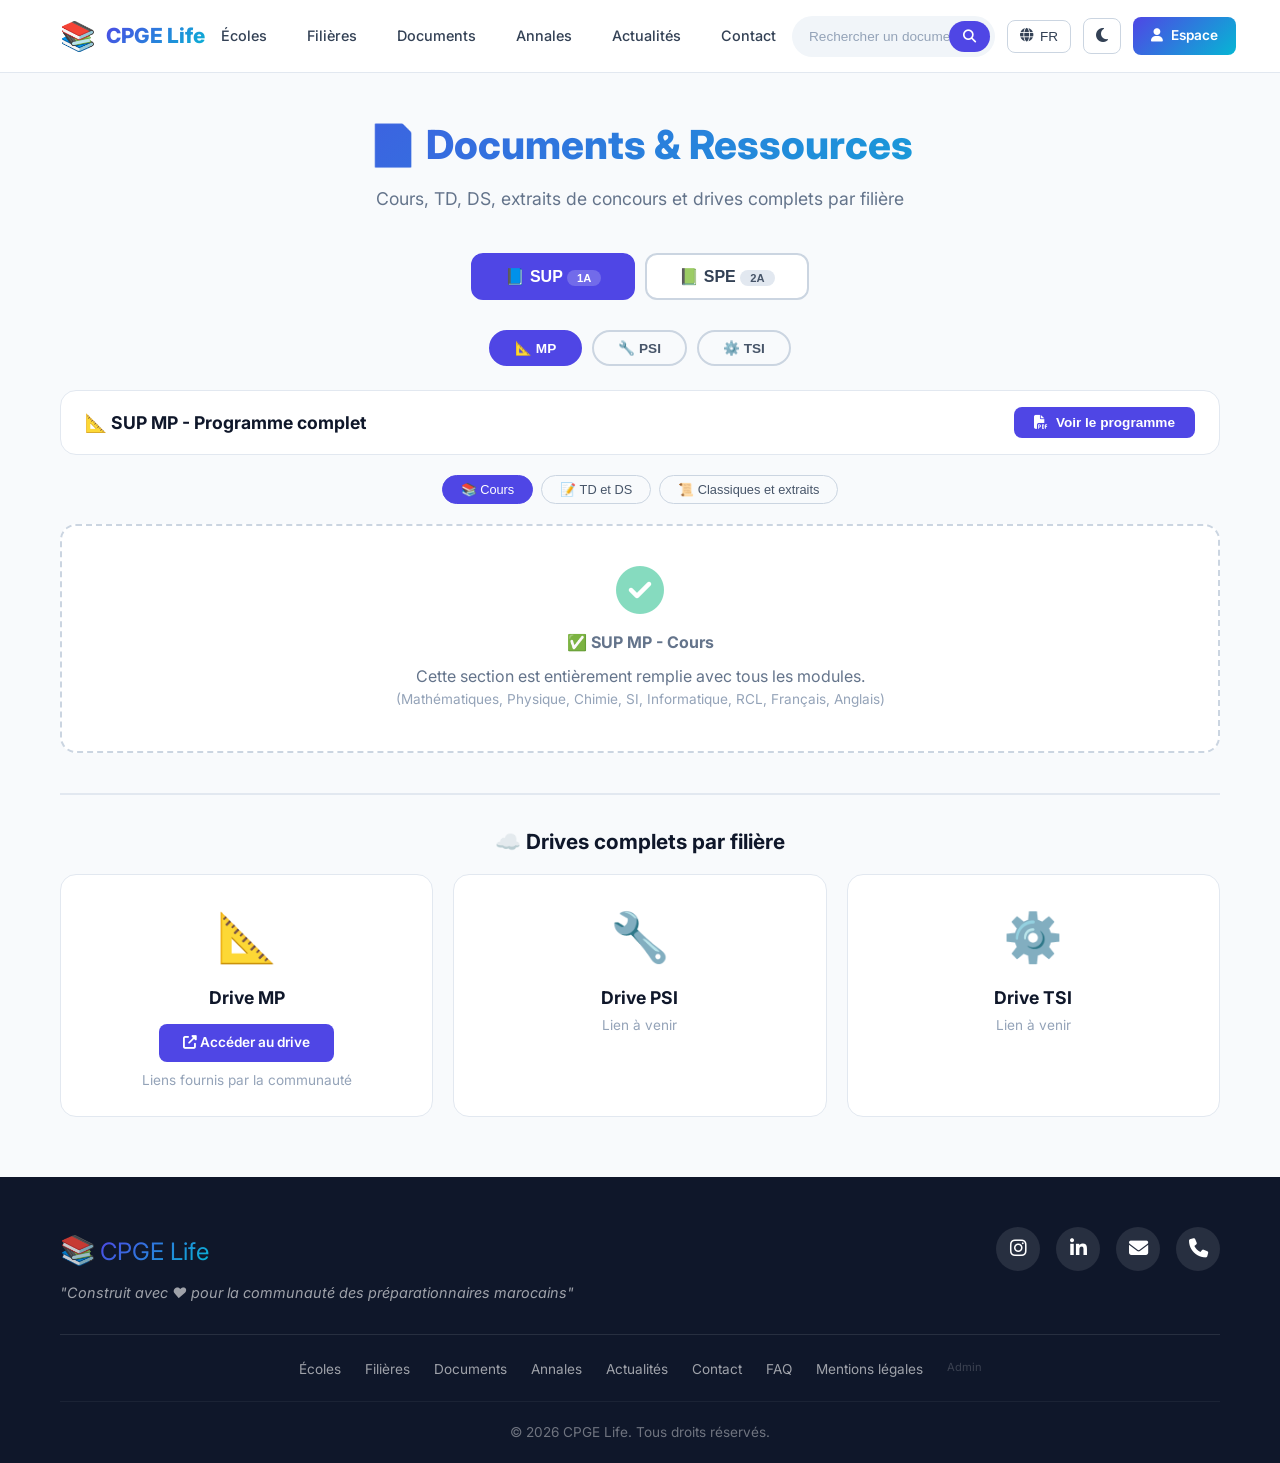
<file: documents.html>
<!DOCTYPE html>
<html lang="fr">
<head>
    <meta charset="UTF-8" />
    <meta name="viewport" content="width=device-width, initial-scale=1.0"/>
    <title>Documents - CPGE Life</title>

    <!-- Font Awesome -->
    <link rel="stylesheet" href="https://cdnjs.cloudflare.com/ajax/libs/font-awesome/6.5.0/css/all.min.css"/>

    <!-- Police Inter -->
    <link href="https://fonts.googleapis.com/css2?family=Inter:wght@300;400;500;600;700;800;900&display=swap" rel="stylesheet"/>

    <!-- Notre CSS -->
    <link rel="stylesheet" href="css/styles.css"/>

    <style>
        /* ============================================
           STYLES SPÉCIFIQUES DOCUMENTS
           ============================================ */
        .documents-page {
            padding: 40px 0 60px;
            background: var(--color-gray-50);
        }

        [data-theme="dark"] .documents-page {
            background: var(--color-gray-900);
        }

        .documents-page .page-title {
            font-size: 2.5rem;
            font-weight: 800;
            text-align: center;
            margin-bottom: 8px;
            background: linear-gradient(135deg, var(--color-secondary), var(--color-accent));
            -webkit-background-clip: text;
            -webkit-text-fill-color: transparent;
            background-clip: text;
        }

        .documents-page .page-subtitle {
            text-align: center;
            color: var(--color-gray-500);
            font-size: 1.1rem;
            margin-bottom: 40px;
        }

        /* Navigation */
        .doc-nav-level {
            display: flex;
            gap: 10px;
            justify-content: center;
            margin-bottom: 30px;
            flex-wrap: wrap;
        }

        .doc-nav-level .nav-btn {
            padding: 12px 32px;
            border: 2px solid var(--color-gray-300);
            border-radius: var(--radius-md);
            background: var(--color-white);
            font-weight: 700;
            font-size: 1rem;
            cursor: pointer;
            transition: var(--transition);
            color: var(--color-gray-700);
        }

        [data-theme="dark"] .doc-nav-level .nav-btn {
            background: var(--color-gray-800);
            border-color: var(--color-gray-600);
            color: var(--color-gray-300);
        }

        .doc-nav-level .nav-btn:hover {
            border-color: var(--color-secondary);
            color: var(--color-secondary);
            transform: translateY(-2px);
        }

        .doc-nav-level .nav-btn.active {
            border-color: var(--color-secondary);
            background: var(--color-secondary);
            color: white;
        }

        .doc-nav-level .nav-btn .badge {
            background: rgba(255,255,255,0.2);
            padding: 2px 10px;
            border-radius: 12px;
            font-size: 0.7rem;
            font-weight: 700;
            color: white;
        }

        .doc-nav-level .nav-btn:not(.active) .badge {
            background: var(--color-gray-200);
            color: var(--color-gray-600);
        }

        [data-theme="dark"] .doc-nav-level .nav-btn:not(.active) .badge {
            background: var(--color-gray-700);
            color: var(--color-gray-400);
        }

        .doc-nav-filiere {
            display: flex;
            gap: 10px;
            justify-content: center;
            margin-bottom: 24px;
            flex-wrap: wrap;
        }

        .doc-nav-filiere .filiere-btn {
            padding: 8px 24px;
            border: 2px solid var(--color-gray-300);
            border-radius: 20px;
            background: transparent;
            font-weight: 600;
            font-size: 0.85rem;
            cursor: pointer;
            transition: var(--transition);
            color: var(--color-gray-600);
        }

        [data-theme="dark"] .doc-nav-filiere .filiere-btn {
            border-color: var(--color-gray-600);
            color: var(--color-gray-400);
        }

        .doc-nav-filiere .filiere-btn:hover {
            border-color: var(--color-secondary);
            color: var(--color-secondary);
        }

        .doc-nav-filiere .filiere-btn.active {
            border-color: var(--color-secondary);
            background: var(--color-secondary);
            color: white;
        }

        .doc-nav-filiere .filiere-btn.mp.active { background: #4F46E5; border-color: #4F46E5; }
        .doc-nav-filiere .filiere-btn.psi.active { background: #06B6D4; border-color: #06B6D4; }
        .doc-nav-filiere .filiere-btn.tsi.active { background: #F59E0B; border-color: #F59E0B; }

        .doc-sub-nav {
            display: flex;
            gap: 8px;
            margin-bottom: 20px;
            flex-wrap: wrap;
            justify-content: center;
        }

        .doc-sub-nav .sub-btn {
            padding: 6px 18px;
            border: 1px solid var(--color-gray-300);
            border-radius: 16px;
            background: transparent;
            font-weight: 500;
            font-size: 0.8rem;
            cursor: pointer;
            transition: var(--transition);
            color: var(--color-gray-600);
        }

        [data-theme="dark"] .doc-sub-nav .sub-btn {
            border-color: var(--color-gray-600);
            color: var(--color-gray-400);
        }

        .doc-sub-nav .sub-btn:hover {
            border-color: var(--color-secondary);
            color: var(--color-secondary);
        }

        .doc-sub-nav .sub-btn.active {
            border-color: var(--color-secondary);
            background: var(--color-secondary);
            color: white;
        }

        .doc-content-level { display: none; }
        .doc-content-level.active { display: block; }
        .doc-content-filiere { display: none; }
        .doc-content-filiere.active { display: block; }
        .doc-sub-content { display: none; }
        .doc-sub-content.active { display: block; }

        .programme-header {
            display: flex;
            justify-content: space-between;
            align-items: center;
            flex-wrap: wrap;
            gap: 12px;
            padding: 16px 24px;
            background: var(--color-white);
            border-radius: var(--radius-lg);
            border: 1px solid var(--color-gray-200);
            margin-bottom: 20px;
        }

        [data-theme="dark"] .programme-header {
            background: var(--color-gray-800);
            border-color: var(--color-gray-700);
        }

        .programme-header h3 {
            font-size: 1.1rem;
            font-weight: 700;
            color: var(--color-gray-900);
        }

        [data-theme="dark"] .programme-header h3 {
            color: var(--color-white);
        }

        .programme-header .btn-programme {
            padding: 8px 20px;
            border: none;
            border-radius: var(--radius-sm);
            background: var(--color-secondary);
            color: white;
            font-weight: 600;
            font-size: 0.85rem;
            cursor: pointer;
            transition: var(--transition);
            display: inline-flex;
            align-items: center;
            gap: 8px;
        }

        .programme-header .btn-programme:hover {
            background: var(--color-secondary-light);
            transform: translateY(-2px);
        }

        .doc-tree { margin-bottom: 16px; }
        .doc-tree .tree-level { margin-bottom: 4px; }
        .doc-tree .tree-level .tree-label {
            font-weight: 600;
            font-size: 0.95rem;
            color: var(--color-gray-900);
            padding: 8px 16px;
            background: var(--color-gray-100);
            border-radius: var(--radius-sm);
            display: flex;
            align-items: center;
            gap: 10px;
            cursor: pointer;
            transition: var(--transition);
        }

        [data-theme="dark"] .doc-tree .tree-level .tree-label {
            background: var(--color-gray-800);
            color: var(--color-white);
        }

        .doc-tree .tree-level .tree-label:hover {
            background: var(--color-gray-200);
        }

        [data-theme="dark"] .doc-tree .tree-level .tree-label:hover {
            background: var(--color-gray-700);
        }

        .doc-tree .tree-level .tree-label .arrow { transition: transform 0.3s ease; }
        .doc-tree .tree-level .tree-label .arrow.open { transform: rotate(90deg); }
        .doc-tree .tree-level .tree-children {
            padding-left: 24px;
            display: none;
            margin-top: 4px;
        }
        .doc-tree .tree-level .tree-children.open { display: block; }

        .doc-cards-grid {
            display: grid;
            grid-template-columns: repeat(4, 1fr);
            gap: 16px;
            padding: 8px 0 16px 0;
        }

        .doc-card {
            background: var(--color-white);
            border-radius: var(--radius-md);
            padding: 16px;
            border: 1px solid var(--color-gray-200);
            box-shadow: var(--shadow-sm);
            transition: var(--transition);
            cursor: pointer;
        }

        [data-theme="dark"] .doc-card {
            background: var(--color-gray-800);
            border-color: var(--color-gray-700);
        }

        .doc-card:hover {
            transform: translateY(-4px);
            box-shadow: var(--shadow-md);
            border-color: var(--color-secondary);
        }

        .doc-card .doc-icon { font-size: 2rem; margin-bottom: 8px; }
        .doc-card .doc-name { font-weight: 600; font-size: 0.9rem; color: var(--color-gray-900); margin-bottom: 2px; }
        [data-theme="dark"] .doc-card .doc-name { color: var(--color-white); }
        .doc-card .doc-meta { font-size: 0.7rem; color: var(--color-gray-500); display: flex; gap: 12px; flex-wrap: wrap; }
        .doc-card .doc-actions { display: flex; gap: 6px; margin-top: 10px; flex-wrap: wrap; }
        .doc-card .doc-actions button { padding: 4px 14px; border: none; border-radius: var(--radius-sm); font-size: 0.7rem; font-weight: 600; cursor: pointer; transition: var(--transition); }
        .doc-card .doc-actions .btn-view { background: var(--color-secondary); color: white; }
        .doc-card .doc-actions .btn-view:hover { background: var(--color-secondary-light); }
        .doc-card .doc-actions .btn-download { background: var(--color-gray-200); color: var(--color-gray-700); }
        [data-theme="dark"] .doc-card .doc-actions .btn-download { background: var(--color-gray-700); color: var(--color-gray-300); }
        .doc-card .doc-actions .btn-download:hover { background: var(--color-gray-300); }

        .empty-module {
            color: var(--color-gray-400);
            font-style: italic;
            padding: 12px 0 12px 24px;
            font-size: 0.85rem;
        }

        /* Drives */
        .drives-section {
            margin-top: 40px;
            padding-top: 30px;
            border-top: 2px solid var(--color-gray-200);
        }

        [data-theme="dark"] .drives-section {
            border-top-color: var(--color-gray-700);
        }

        .drives-section h3 {
            font-size: 1.3rem;
            font-weight: 700;
            color: var(--color-gray-900);
            margin-bottom: 16px;
            text-align: center;
        }

        [data-theme="dark"] .drives-section h3 {
            color: var(--color-white);
        }

        .drives-grid {
            display: grid;
            grid-template-columns: repeat(3, 1fr);
            gap: 20px;
        }

        .drive-card {
            background: var(--color-white);
            border-radius: var(--radius-lg);
            padding: 24px;
            border: 1px solid var(--color-gray-200);
            text-align: center;
            transition: var(--transition);
        }

        [data-theme="dark"] .drive-card {
            background: var(--color-gray-800);
            border-color: var(--color-gray-700);
        }

        .drive-card:hover {
            transform: translateY(-4px);
            box-shadow: var(--shadow-md);
        }

        .drive-card .drive-icon { font-size: 3rem; margin-bottom: 8px; }
        .drive-card .drive-name { font-weight: 700; font-size: 1.1rem; color: var(--color-gray-900); }
        [data-theme="dark"] .drive-card .drive-name { color: var(--color-white); }
        .drive-card .drive-link {
            margin-top: 12px;
            display: inline-block;
            padding: 8px 24px;
            background: var(--color-secondary);
            color: white;
            border-radius: var(--radius-sm);
            font-weight: 600;
            font-size: 0.85rem;
            text-decoration: none;
            transition: var(--transition);
        }
        .drive-card .drive-link:hover {
            background: var(--color-secondary-light);
            transform: translateY(-2px);
        }
        .drive-card .drive-placeholder {
            color: var(--color-gray-400);
            font-size: 0.85rem;
            margin-top: 8px;
        }

        /* Message générique pour les sections non encore remplies */
        .section-placeholder {
            text-align: center;
            padding: 40px 20px;
            color: var(--color-gray-500);
            background: var(--color-white);
            border-radius: var(--radius-lg);
            border: 2px dashed var(--color-gray-300);
            margin: 20px 0;
        }

        [data-theme="dark"] .section-placeholder {
            background: var(--color-gray-800);
            border-color: var(--color-gray-700);
            color: var(--color-gray-400);
        }

        .section-placeholder i {
            font-size: 3rem;
            display: block;
            margin-bottom: 16px;
            opacity: 0.5;
        }

        /* Responsive */
        @media (max-width: 1024px) { .doc-cards-grid { grid-template-columns: repeat(3, 1fr); } }
        @media (max-width: 768px) {
            .doc-cards-grid { grid-template-columns: repeat(2, 1fr); }
            .drives-grid { grid-template-columns: 1fr; }
            .documents-page .page-title { font-size: 1.8rem; }
            .doc-nav-level .nav-btn { padding: 8px 20px; font-size: 0.85rem; }
            .programme-header { flex-direction: column; text-align: center; }
            .doc-tree .tree-level .tree-children { padding-left: 12px; }
        }
        @media (max-width: 480px) {
            .doc-cards-grid { grid-template-columns: 1fr; }
            .doc-nav-level .nav-btn { font-size: 0.75rem; padding: 6px 14px; }
            .doc-nav-filiere .filiere-btn { font-size: 0.7rem; padding: 4px 14px; }
            .documents-page .page-title { font-size: 1.4rem; }
            .doc-card { padding: 12px; }
        }
    </style>
</head>
<body>

    <!-- ============================================================ -->
    <!-- HEADER -->
    <!-- ============================================================ -->
    <header class="header">
        <div class="container header-inner">
            <div class="logo" onclick="window.location.href='/'">
                <span class="logo-icon">📚</span>
                <span class="logo-text">CPGE Life</span>
            </div>
            <nav class="nav-menu">
                <ul class="nav-list">
                    <li class="nav-item">
                        <a href="centres.html">Écoles</a>
                        <ul class="dropdown">
                            <li><a href="centres.html">Centres CPGE</a></li>
                            <li><a href="#">Grandes Écoles Maroc</a></li>
                            <li><a href="#">Grandes Écoles France</a></li>
                            <li><a href="#">UM6P</a></li>
                        </ul>
                    </li>
                    <li class="nav-item">
                        <a href="filieres.html">Filières</a>
                        <ul class="dropdown">
                            <li><a href="filiere-mp.html">MP - Maths & Physique</a></li>
                            <li><a href="filiere-psi.html">PSI - Physique & SI</a></li>
                            <li><a href="filiere-tsi.html">TSI - Technologie & SI</a></li>
                        </ul>
                    </li>
                    <li class="nav-item">
                        <a href="documents.html">Documents</a>
                        <ul class="dropdown">
                            <li><a href="#sup">SUP</a></li>
                            <li><a href="#spe">SPE</a></li>
                            <li><a href="#drives">Drives</a></li>
                        </ul>
                    </li>
                    <li class="nav-item">
                        <a href="annales.html">Annales</a>
                        <ul class="dropdown">
                            <li><a href="#">CNC</a></li>
                            <li><a href="#">Banque CCINP</a></li>
                            <li><a href="#">Banque Mines</a></li>
                            <li><a href="#">Banque X-ENS</a></li>
                        </ul>
                    </li>
                    <li class="nav-item"><a href="#">Actualités</a></li>
                    <li class="nav-item"><a href="#">Contact</a></li>
                </ul>
            </nav>
            <div class="header-actions">
                <div class="search-bar">
                    <input type="text" id="searchInput" placeholder="Rechercher un document..." />
                    <button onclick="searchDocuments()"><i class="fas fa-search"></i></button>
                </div>
                <div class="lang-selector">
                    <button class="lang-btn"><i class="fas fa-globe"></i> FR</button>
                    <ul class="lang-dropdown">
                        <li><a href="#" data-lang="fr">Français</a></li>
                        <li><a href="#" data-lang="en">English</a></li>
                        <li><a href="#" data-lang="ar">العربية</a></li>
                        <li><a href="#" data-lang="tr">Türkçe</a></li>
                    </ul>
                </div>
                <button class="theme-toggle" id="themeToggle"><i class="fas fa-moon"></i></button>
                <a href="#" class="btn-membre"><i class="fas fa-user"></i> Espace</a>
            </div>
        </div>
    </header>

    <!-- ============================================================ -->
    <!-- PAGE DOCUMENTS -->
    <!-- ============================================================ -->
    <section class="documents-page">
        <div class="container">

            <h1 class="page-title">📄 Documents & Ressources</h1>
            <p class="page-subtitle">Cours, TD, DS, extraits de concours et drives complets par filière</p>

            <!-- ============================================================ -->
            <!-- NAVIGATION NIVEAU : SUP / SPE -->
            <!-- ============================================================ -->
            <div class="doc-nav-level">
                <button class="nav-btn active" data-level="sup" onclick="switchLevel('sup')">
                    📘 SUP <span class="badge">1A</span>
                </button>
                <button class="nav-btn" data-level="spe" onclick="switchLevel('spe')">
                    📗 SPE <span class="badge">2A</span>
                </button>
            </div>

            <!-- ============================================================ -->
            <!-- ======================== SUP =============================== -->
            <!-- ============================================================ -->
            <div class="doc-content-level active" id="level-sup">

                <!-- Filières SUP -->
                <div class="doc-nav-filiere">
                    <button class="filiere-btn mp active" data-filiere="mp" onclick="switchFiliere('sup','mp')">📐 MP</button>
                    <button class="filiere-btn psi" data-filiere="psi" onclick="switchFiliere('sup','psi')">🔧 PSI</button>
                    <button class="filiere-btn tsi" data-filiere="tsi" onclick="switchFiliere('sup','tsi')">⚙️ TSI</button>
                </div>

                <!-- ========================================================== -->
                <!-- SUP MP -->
                <!-- ========================================================== -->
                <div class="doc-content-filiere active" id="sup-mp">
                    <div class="programme-header">
                        <h3>📐 SUP MP - Programme complet</h3>
                        <button class="btn-programme" onclick="viewProgramme('sup','mp')">
                            <i class="fas fa-file-pdf"></i> Voir le programme
                        </button>
                    </div>
                    <div class="doc-sub-nav">
                        <button class="sub-btn active" data-sub="cours" onclick="switchSub('sup-mp','cours')">📚 Cours</button>
                        <button class="sub-btn" data-sub="td" onclick="switchSub('sup-mp','td')">📝 TD et DS</button>
                        <button class="sub-btn" data-sub="classiques" onclick="switchSub('sup-mp','classiques')">📜 Classiques et extraits</button>
                    </div>

                    <!-- SUP MP - COURS -->
                    <div class="doc-sub-content active" id="sup-mp-cours">
                        <div class="section-placeholder">
                            <i class="fas fa-check-circle" style="color:#10B981;"></i>
                            <strong>✅ SUP MP - Cours</strong>
                            <p style="margin-top:8px;">Cette section est entièrement remplie avec tous les modules.</p>
                            <p style="font-size:0.85rem;color:var(--color-gray-400);">(Mathématiques, Physique, Chimie, SI, Informatique, RCL, Français, Anglais)</p>
                        </div>
                        <!-- Le contenu complet est dans le fichier original -->
                    </div>

                    <!-- SUP MP - TD et DS -->
                    <div class="doc-sub-content" id="sup-mp-td">
                        <div class="section-placeholder">
                            <i class="fas fa-clock"></i>
                            <strong>⏳ TD et DS SUP MP</strong>
                            <p style="margin-top:8px;">Structure prête. Déposez vos fichiers dans :</p>
                            <code style="background:var(--color-gray-200);padding:4px 12px;border-radius:4px;display:inline-block;margin-top:8px;">
                                assets/pdf/cours/sup/mp/ (maths/, physique/, chimie/, ...)
                            </code>
                        </div>
                    </div>

                    <!-- SUP MP - Classiques et extraits -->
                    <div class="doc-sub-content" id="sup-mp-classiques">
                        <div class="section-placeholder">
                            <i class="fas fa-clock"></i>
                            <strong>⏳ Classiques et extraits SUP MP</strong>
                            <p style="margin-top:8px;">Structure prête. Déposez vos fichiers dans :</p>
                            <code style="background:var(--color-gray-200);padding:4px 12px;border-radius:4px;display:inline-block;margin-top:8px;">
                                assets/pdf/cours/sup/mp/ (classiques/)
                            </code>
                        </div>
                    </div>
                </div>

                <!-- ========================================================== -->
                <!-- SUP PSI -->
                <!-- ========================================================== -->
                <div class="doc-content-filiere" id="sup-psi">
                    <div class="programme-header">
                        <h3>🔧 SUP PSI - Programme complet</h3>
                        <button class="btn-programme" onclick="viewProgramme('sup','psi')">
                            <i class="fas fa-file-pdf"></i> Voir le programme
                        </button>
                    </div>
                    <div class="doc-sub-nav">
                        <button class="sub-btn active" data-sub="cours" onclick="switchSub('sup-psi','cours')">📚 Cours</button>
                        <button class="sub-btn" data-sub="td" onclick="switchSub('sup-psi','td')">📝 TD et DS</button>
                        <button class="sub-btn" data-sub="classiques" onclick="switchSub('sup-psi','classiques')">📜 Classiques et extraits</button>
                    </div>

                    <!-- SUP PSI - COURS -->
                    <div class="doc-sub-content active" id="sup-psi-cours">
                        <div class="section-placeholder">
                            <i class="fas fa-clock"></i>
                            <strong>⏳ SUP PSI - Cours</strong>
                            <p style="margin-top:8px;">Structure prête. Déposez vos fichiers dans :</p>
                            <code style="background:var(--color-gray-200);padding:4px 12px;border-radius:4px;display:inline-block;margin-top:8px;">
                                assets/pdf/cours/sup/psi/
                            </code>
                            <p style="margin-top:12px;font-size:0.85rem;color:var(--color-gray-400);">
                                Matières : Mathématiques, Physique, Chimie, SI, Informatique, RCL, Français, Anglais
                            </p>
                        </div>
                    </div>

                    <!-- SUP PSI - TD et DS -->
                    <div class="doc-sub-content" id="sup-psi-td">
                        <div class="section-placeholder">
                            <i class="fas fa-clock"></i>
                            <strong>⏳ TD et DS SUP PSI</strong>
                            <p style="margin-top:8px;">Déposez vos fichiers dans : <code>assets/pdf/cours/sup/psi/td/</code></p>
                        </div>
                    </div>

                    <!-- SUP PSI - Classiques et extraits -->
                    <div class="doc-sub-content" id="sup-psi-classiques">
                        <div class="section-placeholder">
                            <i class="fas fa-clock"></i>
                            <strong>⏳ Classiques et extraits SUP PSI</strong>
                            <p style="margin-top:8px;">Déposez vos fichiers dans : <code>assets/pdf/cours/sup/psi/classiques/</code></p>
                        </div>
                    </div>
                </div>

                <!-- ========================================================== -->
                <!-- SUP TSI -->
                <!-- ========================================================== -->
                <div class="doc-content-filiere" id="sup-tsi">
                    <div class="programme-header">
                        <h3>⚙️ SUP TSI - Programme complet</h3>
                        <button class="btn-programme" onclick="viewProgramme('sup','tsi')">
                            <i class="fas fa-file-pdf"></i> Voir le programme
                        </button>
                    </div>
                    <div class="doc-sub-nav">
                        <button class="sub-btn active" data-sub="cours" onclick="switchSub('sup-tsi','cours')">📚 Cours</button>
                        <button class="sub-btn" data-sub="td" onclick="switchSub('sup-tsi','td')">📝 TD et DS</button>
                        <button class="sub-btn" data-sub="classiques" onclick="switchSub('sup-tsi','classiques')">📜 Classiques et extraits</button>
                    </div>

                    <!-- SUP TSI - COURS -->
                    <div class="doc-sub-content active" id="sup-tsi-cours">
                        <div class="section-placeholder">
                            <i class="fas fa-clock"></i>
                            <strong>⏳ SUP TSI - Cours</strong>
                            <p style="margin-top:8px;">Structure prête. Déposez vos fichiers dans :</p>
                            <code style="background:var(--color-gray-200);padding:4px 12px;border-radius:4px;display:inline-block;margin-top:8px;">
                                assets/pdf/cours/sup/tsi/
                            </code>
                            <p style="margin-top:12px;font-size:0.85rem;color:var(--color-gray-400);">
                                Matières : Mathématiques, Physique, Chimie, Génie Électrique, Génie Mécanique, Informatique, RCL, Français, Anglais
                            </p>
                        </div>
                    </div>

                    <!-- SUP TSI - TD et DS -->
                    <div class="doc-sub-content" id="sup-tsi-td">
                        <div class="section-placeholder">
                            <i class="fas fa-clock"></i>
                            <strong>⏳ TD et DS SUP TSI</strong>
                            <p style="margin-top:8px;">Déposez vos fichiers dans : <code>assets/pdf/cours/sup/tsi/td/</code></p>
                        </div>
                    </div>

                    <!-- SUP TSI - Classiques et extraits -->
                    <div class="doc-sub-content" id="sup-tsi-classiques">
                        <div class="section-placeholder">
                            <i class="fas fa-clock"></i>
                            <strong>⏳ Classiques et extraits SUP TSI</strong>
                            <p style="margin-top:8px;">Déposez vos fichiers dans : <code>assets/pdf/cours/sup/tsi/classiques/</code></p>
                        </div>
                    </div>
                </div>

            </div>
            <!-- FIN SUP -->

            <!-- ============================================================ -->
            <!-- ======================== SPE =============================== -->
            <!-- ============================================================ -->
            <div class="doc-content-level" id="level-spe">

                <!-- Filières SPE -->
                <div class="doc-nav-filiere">
                    <button class="filiere-btn mp active" data-filiere="mp" onclick="switchFiliere('spe','mp')">📐 MP</button>
                    <button class="filiere-btn psi" data-filiere="psi" onclick="switchFiliere('spe','psi')">🔧 PSI</button>
                    <button class="filiere-btn tsi" data-filiere="tsi" onclick="switchFiliere('spe','tsi')">⚙️ TSI</button>
                </div>

                <!-- ===== SPE MP ===== -->
                <div class="doc-content-filiere active" id="spe-mp">
                    <div class="programme-header">
                        <h3>📐 SPE MP - Programme complet</h3>
                        <button class="btn-programme" onclick="viewProgramme('spe','mp')">
                            <i class="fas fa-file-pdf"></i> Voir le programme
                        </button>
                    </div>
                    <div class="doc-sub-nav">
                        <button class="sub-btn active" data-sub="cours" onclick="switchSub('spe-mp','cours')">📚 Cours</button>
                        <button class="sub-btn" data-sub="td" onclick="switchSub('spe-mp','td')">📝 TD et DS</button>
                        <button class="sub-btn" data-sub="classiques" onclick="switchSub('spe-mp','classiques')">📜 Classiques et extraits</button>
                    </div>

                    <!-- SPE MP - COURS -->
                    <div class="doc-sub-content active" id="spe-mp-cours">
                        <div class="section-placeholder">
                            <i class="fas fa-clock"></i>
                            <strong>⏳ SPE MP - Cours</strong>
                            <p style="margin-top:8px;">Structure prête. Déposez vos fichiers dans :</p>
                            <code style="background:var(--color-gray-200);padding:4px 12px;border-radius:4px;display:inline-block;margin-top:8px;">
                                assets/pdf/cours/spe/mp/
                            </code>
                            <p style="margin-top:12px;font-size:0.85rem;color:var(--color-gray-400);">
                                Matières : Mathématiques, Physique, Chimie, SI, Informatique, Français, Anglais
                            </p>
                        </div>
                    </div>

                    <!-- SPE MP - TD et DS -->
                    <div class="doc-sub-content" id="spe-mp-td">
                        <div class="section-placeholder">
                            <i class="fas fa-clock"></i>
                            <strong>⏳ TD et DS SPE MP</strong>
                            <p style="margin-top:8px;">Déposez vos fichiers dans : <code>assets/pdf/cours/spe/mp/td/</code></p>
                        </div>
                    </div>

                    <!-- SPE MP - Classiques et extraits -->
                    <div class="doc-sub-content" id="spe-mp-classiques">
                        <div class="section-placeholder">
                            <i class="fas fa-clock"></i>
                            <strong>⏳ Classiques et extraits SPE MP</strong>
                            <p style="margin-top:8px;">Déposez vos fichiers dans : <code>assets/pdf/cours/spe/mp/classiques/</code></p>
                        </div>
                    </div>
                </div>

                <!-- ===== SPE PSI ===== -->
                <div class="doc-content-filiere" id="spe-psi">
                    <div class="programme-header">
                        <h3>🔧 SPE PSI - Programme complet</h3>
                        <button class="btn-programme" onclick="viewProgramme('spe','psi')">
                            <i class="fas fa-file-pdf"></i> Voir le programme
                        </button>
                    </div>
                    <div class="doc-sub-nav">
                        <button class="sub-btn active" data-sub="cours" onclick="switchSub('spe-psi','cours')">📚 Cours</button>
                        <button class="sub-btn" data-sub="td" onclick="switchSub('spe-psi','td')">📝 TD et DS</button>
                        <button class="sub-btn" data-sub="classiques" onclick="switchSub('spe-psi','classiques')">📜 Classiques et extraits</button>
                    </div>

                    <!-- SPE PSI - COURS -->
                    <div class="doc-sub-content active" id="spe-psi-cours">
                        <div class="section-placeholder">
                            <i class="fas fa-clock"></i>
                            <strong>⏳ SPE PSI - Cours</strong>
                            <p style="margin-top:8px;">Structure prête. Déposez vos fichiers dans :</p>
                            <code style="background:var(--color-gray-200);padding:4px 12px;border-radius:4px;display:inline-block;margin-top:8px;">
                                assets/pdf/cours/spe/psi/
                            </code>
                            <p style="margin-top:12px;font-size:0.85rem;color:var(--color-gray-400);">
                                Matières : Mathématiques, Physique, Chimie, SI, Informatique, Français, Anglais
                            </p>
                        </div>
                    </div>

                    <!-- SPE PSI - TD et DS -->
                    <div class="doc-sub-content" id="spe-psi-td">
                        <div class="section-placeholder">
                            <i class="fas fa-clock"></i>
                            <strong>⏳ TD et DS SPE PSI</strong>
                            <p style="margin-top:8px;">Déposez vos fichiers dans : <code>assets/pdf/cours/spe/psi/td/</code></p>
                        </div>
                    </div>

                    <!-- SPE PSI - Classiques et extraits -->
                    <div class="doc-sub-content" id="spe-psi-classiques">
                        <div class="section-placeholder">
                            <i class="fas fa-clock"></i>
                            <strong>⏳ Classiques et extraits SPE PSI</strong>
                            <p style="margin-top:8px;">Déposez vos fichiers dans : <code>assets/pdf/cours/spe/psi/classiques/</code></p>
                        </div>
                    </div>
                </div>

                <!-- ===== SPE TSI ===== -->
                <div class="doc-content-filiere" id="spe-tsi">
                    <div class="programme-header">
                        <h3>⚙️ SPE TSI - Programme complet</h3>
                        <button class="btn-programme" onclick="viewProgramme('spe','tsi')">
                            <i class="fas fa-file-pdf"></i> Voir le programme
                        </button>
                    </div>
                    <div class="doc-sub-nav">
                        <button class="sub-btn active" data-sub="cours" onclick="switchSub('spe-tsi','cours')">📚 Cours</button>
                        <button class="sub-btn" data-sub="td" onclick="switchSub('spe-tsi','td')">📝 TD et DS</button>
                        <button class="sub-btn" data-sub="classiques" onclick="switchSub('spe-tsi','classiques')">📜 Classiques et extraits</button>
                    </div>

                    <!-- SPE TSI - COURS -->
                    <div class="doc-sub-content active" id="spe-tsi-cours">
                        <div class="section-placeholder">
                            <i class="fas fa-clock"></i>
                            <strong>⏳ SPE TSI - Cours</strong>
                            <p style="margin-top:8px;">Structure prête. Déposez vos fichiers dans :</p>
                            <code style="background:var(--color-gray-200);padding:4px 12px;border-radius:4px;display:inline-block;margin-top:8px;">
                                assets/pdf/cours/spe/tsi/
                            </code>
                            <p style="margin-top:12px;font-size:0.85rem;color:var(--color-gray-400);">
                                Matières : Mathématiques, Physique, Chimie, Génie Électrique, Génie Mécanique, Informatique, Français, Anglais
                            </p>
                        </div>
                    </div>

                    <!-- SPE TSI - TD et DS -->
                    <div class="doc-sub-content" id="spe-tsi-td">
                        <div class="section-placeholder">
                            <i class="fas fa-clock"></i>
                            <strong>⏳ TD et DS SPE TSI</strong>
                            <p style="margin-top:8px;">Déposez vos fichiers dans : <code>assets/pdf/cours/spe/tsi/td/</code></p>
                        </div>
                    </div>

                    <!-- SPE TSI - Classiques et extraits -->
                    <div class="doc-sub-content" id="spe-tsi-classiques">
                        <div class="section-placeholder">
                            <i class="fas fa-clock"></i>
                            <strong>⏳ Classiques et extraits SPE TSI</strong>
                            <p style="margin-top:8px;">Déposez vos fichiers dans : <code>assets/pdf/cours/spe/tsi/classiques/</code></p>
                        </div>
                    </div>
                </div>

            </div>
            <!-- FIN SPE -->

            <!-- ============================================================ -->
            <!-- DRIVES -->
            <!-- ============================================================ -->
            <div class="drives-section" id="drives">
                <h3>☁️ Drives complets par filière</h3>
                <div class="drives-grid">
                    <div class="drive-card">
                        <div class="drive-icon">📐</div>
                        <div class="drive-name">Drive MP</div>
                        <a href="https://drive.google.com/drive/folders/1y1JKnWa7b0-_FeAVE-NWlmPk7coUsLoB?usp=drive_link" target="_blank" class="drive-link">
                            <i class="fas fa-external-link-alt"></i> Accéder au drive
                        </a>
                        <div class="drive-placeholder">Liens fournis par la communauté</div>
                    </div>
                    <div class="drive-card">
                        <div class="drive-icon">🔧</div>
                        <div class="drive-name">Drive PSI</div>
                        <span class="drive-placeholder">Lien à venir</span>
                    </div>
                    <div class="drive-card">
                        <div class="drive-icon">⚙️</div>
                        <div class="drive-name">Drive TSI</div>
                        <span class="drive-placeholder">Lien à venir</span>
                    </div>
                </div>
            </div>

        </div>
    </section>

    <!-- ============================================================ -->
    <!-- FOOTER -->
    <!-- ============================================================ -->
    <footer class="footer">
        <div class="container">
            <div class="footer-top">
                <div class="footer-logo">
                    <span class="logo-icon">📚</span>
                    <span class="logo-text">CPGE Life</span>
                    <p class="footer-quote">"Construit avec ❤️ pour la communauté des préparationnaires marocains"</p>
                </div>
                <div class="footer-social">
                    <a href="https://instagram.com/ctrlaltstudy" target="_blank"><i class="fab fa-instagram"></i></a>
                    <a href="https://www.linkedin.com/in/hamza-margal-a6496741b/" target="_blank"><i class="fab fa-linkedin-in"></i></a>
                    <a href="mailto:bde.ltm.2026@gmail.com"><i class="fas fa-envelope"></i></a>
                    <a href="tel:+212631909130"><i class="fas fa-phone"></i></a>
                </div>
            </div>
            <div class="footer-links">
                <a href="centres.html">Écoles</a>
                <a href="filieres.html">Filières</a>
                <a href="documents.html">Documents</a>
                <a href="annales.html">Annales</a>
                <a href="#">Actualités</a>
                <a href="#">Contact</a>
                <a href="#">FAQ</a>
                <a href="#">Mentions légales</a>
                <a href="admin.html" style="opacity:0.3;font-size:0.7rem;">Admin</a>
            </div>
            <div class="footer-bottom">
                <p>&copy; 2026 CPGE Life. Tous droits réservés.</p>
            </div>
        </div>
    </footer>

    <!-- ============================================================ -->
    <!-- SCRIPTS -->
    <!-- ============================================================ -->
    <script>
        // ============================================================
        // 1. MODE SOMBRE
        // ============================================================
        document.addEventListener('DOMContentLoaded', function() {
            const themeToggle = document.getElementById('themeToggle');
            if (themeToggle) {
                const prefersDark = window.matchMedia('(prefers-color-scheme: dark)').matches;
                const savedTheme = localStorage.getItem('theme');
                if (savedTheme === 'dark' || (!savedTheme && prefersDark)) {
                    document.documentElement.setAttribute('data-theme', 'dark');
                    themeToggle.innerHTML = '<i class="fas fa-sun"></i>';
                }
                themeToggle.addEventListener('click', function() {
                    const current = document.documentElement.getAttribute('data-theme');
                    if (current === 'dark') {
                        document.documentElement.removeAttribute('data-theme');
                        localStorage.setItem('theme', 'light');
                        themeToggle.innerHTML = '<i class="fas fa-moon"></i>';
                    } else {
                        document.documentElement.setAttribute('data-theme', 'dark');
                        localStorage.setItem('theme', 'dark');
                        themeToggle.innerHTML = '<i class="fas fa-sun"></i>';
                    }
                });
            }
        });

        // ============================================================
        // 2. NAVIGATION
        // ============================================================
        function switchLevel(level) {
            document.querySelectorAll('.doc-nav-level .nav-btn').forEach(b => b.classList.remove('active'));
            document.querySelector(`.doc-nav-level .nav-btn[data-level="${level}"]`).classList.add('active');
            document.querySelectorAll('.doc-content-level').forEach(c => c.classList.remove('active'));
            document.getElementById(`level-${level}`).classList.add('active');
        }

        function switchFiliere(level, filiere) {
            const container = document.getElementById(`level-${level}`);
            const buttons = container.querySelectorAll('.doc-nav-filiere .filiere-btn');
            const contents = container.querySelectorAll('.doc-content-filiere');
            buttons.forEach(b => b.classList.remove('active'));
            const targetBtn = container.querySelector(`.doc-nav-filiere .filiere-btn[data-filiere="${filiere}"]`);
            if (targetBtn) targetBtn.classList.add('active');
            contents.forEach(c => c.classList.remove('active'));
            const targetContent = document.getElementById(`${level}-${filiere}`);
            if (targetContent) targetContent.classList.add('active');
        }

        function switchSub(filiereId, sub) {
            const container = document.getElementById(filiereId);
            if (!container) return;
            const buttons = container.querySelectorAll('.doc-sub-nav .sub-btn');
            const contents = container.querySelectorAll('.doc-sub-content');
            buttons.forEach(b => b.classList.remove('active'));
            const targetBtn = container.querySelector(`.doc-sub-nav .sub-btn[data-sub="${sub}"]`);
            if (targetBtn) targetBtn.classList.add('active');
            contents.forEach(c => c.classList.remove('active'));
            const targetContent = document.getElementById(`${filiereId}-${sub}`);
            if (targetContent) targetContent.classList.add('active');
        }

        function toggleTree(label) {
            const children = label.nextElementSibling;
            const arrow = label.querySelector('.arrow');
            if (children) {
                children.classList.toggle('open');
                if (arrow) arrow.classList.toggle('open');
            }
        }

        // ============================================================
        // 3. ACTIONS
        // ============================================================
        function viewDocument(name) {
            alert('👁️ Aperçu du document : ' + name);
        }

        function downloadDocument(filename) {
            alert('⬇️ Téléchargement du fichier : ' + filename);
        }

        function viewProgramme(level, filiere) {
            const map = {
                'sup-mp': 'Programme SUP MP.pdf',
                'sup-psi': 'Programme SUP PSI.pdf',
                'sup-tsi': 'Programme SUP TSI.pdf',
                'spe-mp': 'Programme SPE MP.pdf',
                'spe-psi': 'Programme SPE PSI.pdf',
                'spe-tsi': 'Programme SPE TSI.pdf'
            };
            const key = `${level}-${filiere}`;
            alert('📄 Ouverture du programme : ' + (map[key] || `Programme ${level.toUpperCase()} ${filiere.toUpperCase()}.pdf`));
        }

        function searchDocuments() {
            const query = document.getElementById('searchInput').value.trim().toLowerCase();
            if (query) {
                alert('🔍 Recherche de : "' + query + '"');
            }
        }

        document.addEventListener('keydown', function(e) {
            if (e.key === 'Enter') {
                const searchInput = document.getElementById('searchInput');
                if (searchInput && document.activeElement === searchInput) {
                    searchDocuments();
                }
            }
        });
    </script>

</body>
</html>
</file>
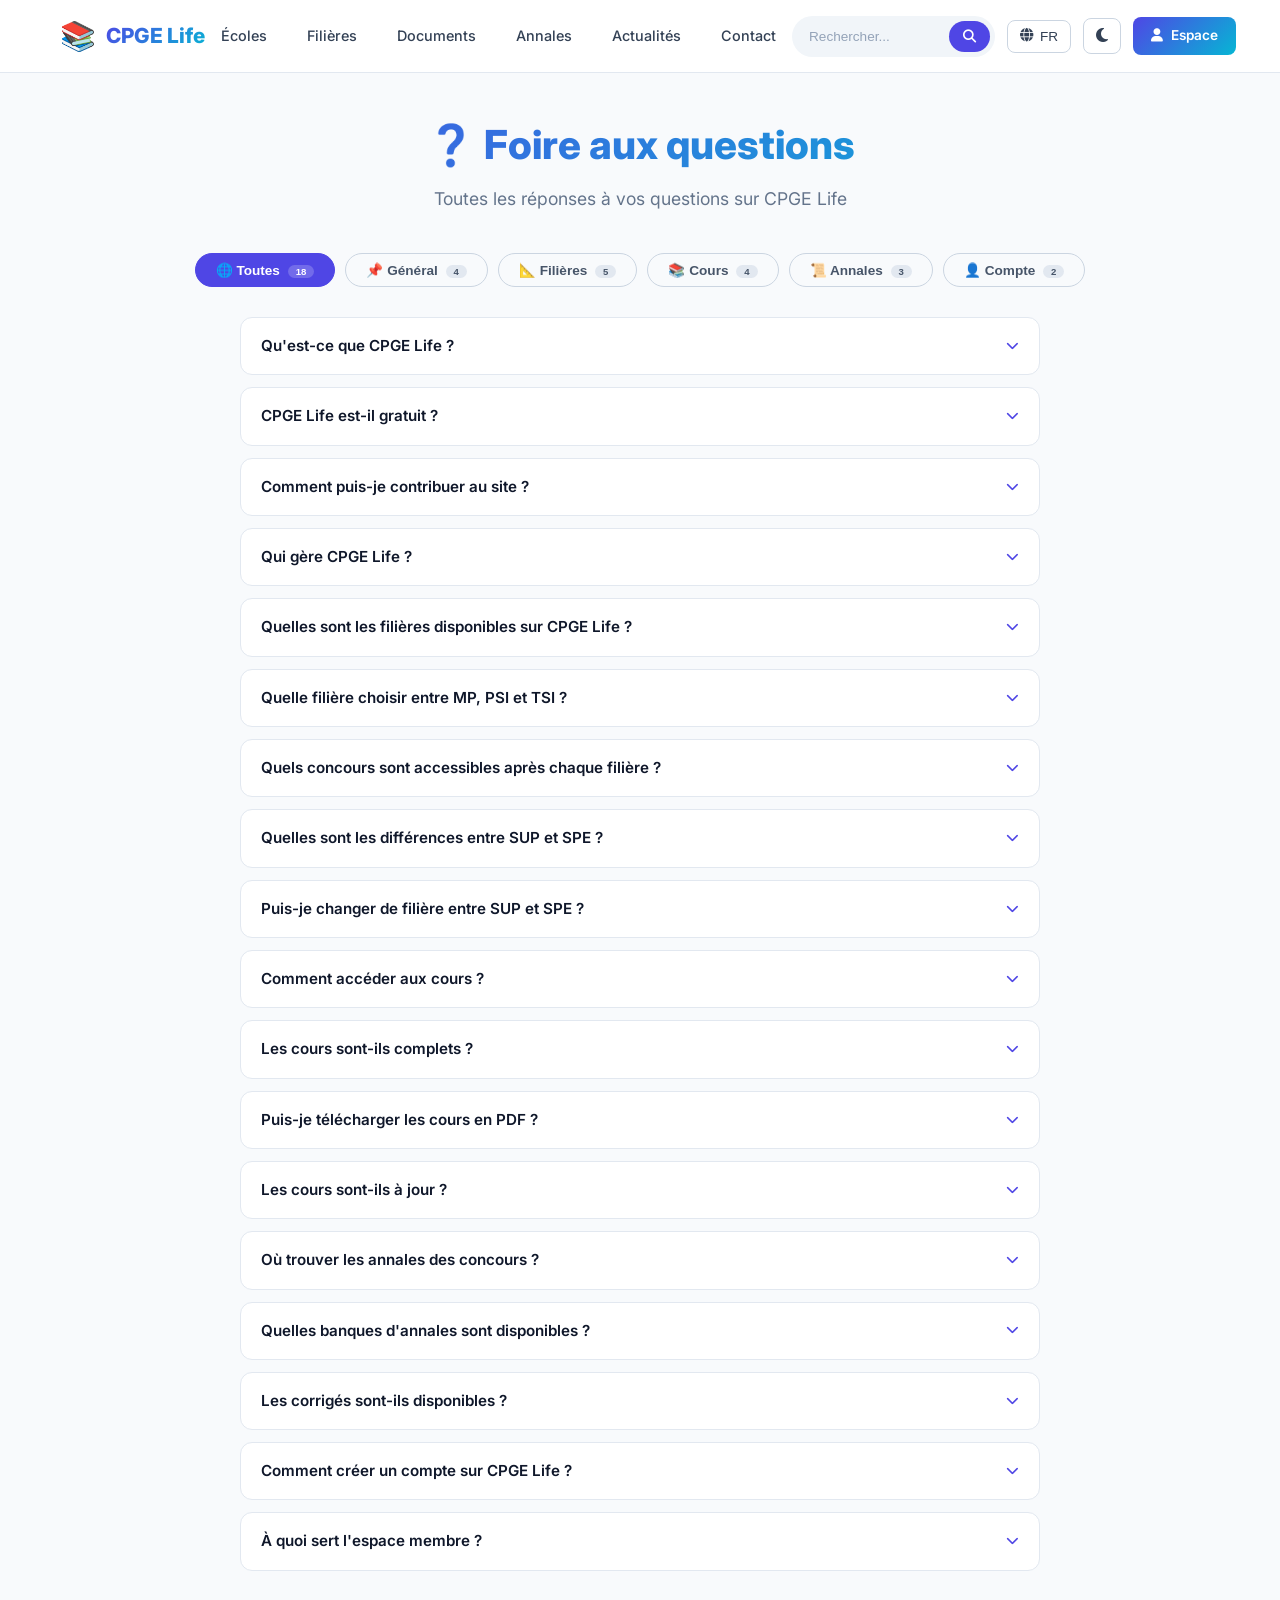
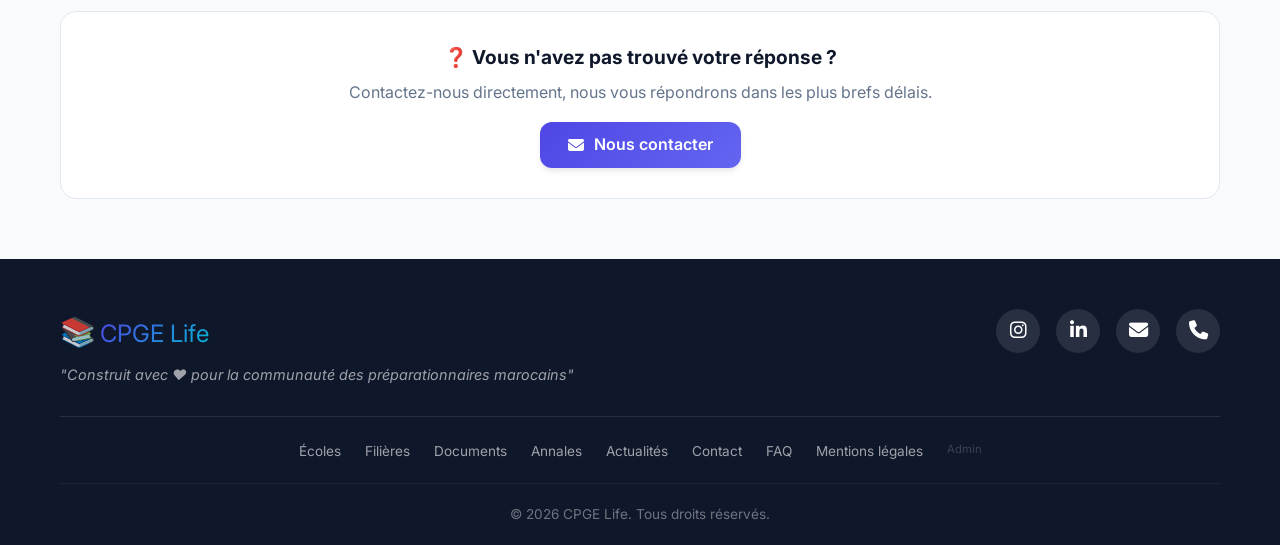
<file: faq.html>
<!DOCTYPE html>
<html lang="fr">
<head>
    <meta charset="UTF-8" />
    <meta name="viewport" content="width=device-width, initial-scale=1.0"/>
    <title>FAQ - CPGE Life</title>

    <!-- Font Awesome -->
    <link rel="stylesheet" href="https://cdnjs.cloudflare.com/ajax/libs/font-awesome/6.5.0/css/all.min.css"/>

    <!-- Police Inter -->
    <link href="https://fonts.googleapis.com/css2?family=Inter:wght@300;400;500;600;700;800;900&display=swap" rel="stylesheet"/>

    <!-- Notre CSS -->
    <link rel="stylesheet" href="css/styles.css"/>

    <style>
        .faq-page {
            padding: 40px 0 60px;
            background: var(--color-gray-50);
        }

        [data-theme="dark"] .faq-page {
            background: var(--color-gray-900);
        }

        .faq-page .page-title {
            font-size: 2.5rem;
            font-weight: 800;
            text-align: center;
            margin-bottom: 8px;
            background: linear-gradient(135deg, var(--color-secondary), var(--color-accent));
            -webkit-background-clip: text;
            -webkit-text-fill-color: transparent;
            background-clip: text;
        }

        .faq-page .page-subtitle {
            text-align: center;
            color: var(--color-gray-500);
            font-size: 1.1rem;
            margin-bottom: 40px;
        }

        /* Catégories */
        .faq-categories {
            display: flex;
            flex-wrap: wrap;
            gap: 10px;
            justify-content: center;
            margin-bottom: 30px;
        }

        .faq-categories .cat-btn {
            padding: 8px 20px;
            border: 1px solid var(--color-gray-300);
            border-radius: 20px;
            background: transparent;
            font-weight: 600;
            font-size: 0.85rem;
            cursor: pointer;
            transition: var(--transition);
            color: var(--color-gray-600);
        }

        [data-theme="dark"] .faq-categories .cat-btn {
            border-color: var(--color-gray-600);
            color: var(--color-gray-400);
        }

        .faq-categories .cat-btn:hover {
            border-color: var(--color-secondary);
            color: var(--color-secondary);
        }

        .faq-categories .cat-btn.active {
            border-color: var(--color-secondary);
            background: var(--color-secondary);
            color: white;
        }

        .faq-categories .cat-btn .badge {
            background: var(--color-gray-200);
            padding: 1px 8px;
            border-radius: 10px;
            font-size: 0.6rem;
            font-weight: 700;
            color: var(--color-gray-600);
            margin-left: 4px;
        }

        [data-theme="dark"] .faq-categories .cat-btn .badge {
            background: var(--color-gray-700);
            color: var(--color-gray-400);
        }

        .faq-categories .cat-btn.active .badge {
            background: rgba(255,255,255,0.2);
            color: white;
        }

        /* Liste des FAQ */
        .faq-list {
            max-width: 800px;
            margin: 0 auto;
        }

        .faq-item {
            background: var(--color-white);
            border-radius: var(--radius-md);
            border: 1px solid var(--color-gray-200);
            margin-bottom: 12px;
            overflow: hidden;
            transition: var(--transition);
        }

        [data-theme="dark"] .faq-item {
            background: var(--color-gray-800);
            border-color: var(--color-gray-700);
        }

        .faq-item:hover {
            border-color: var(--color-secondary);
        }

        .faq-item .faq-question {
            padding: 16px 20px;
            display: flex;
            justify-content: space-between;
            align-items: center;
            cursor: pointer;
            transition: var(--transition);
            font-weight: 600;
            font-size: 0.95rem;
            color: var(--color-gray-900);
        }

        [data-theme="dark"] .faq-item .faq-question {
            color: var(--color-white);
        }

        .faq-item .faq-question:hover {
            background: var(--color-gray-50);
        }

        [data-theme="dark"] .faq-item .faq-question:hover {
            background: var(--color-gray-700);
        }

        .faq-item .faq-question .faq-icon {
            font-size: 0.8rem;
            color: var(--color-secondary);
            transition: transform 0.3s ease;
            flex-shrink: 0;
            margin-left: 12px;
        }

        .faq-item .faq-question .faq-icon.open {
            transform: rotate(180deg);
        }

        .faq-item .faq-answer {
            padding: 0 20px 16px;
            display: none;
            color: var(--color-gray-600);
            line-height: 1.7;
            font-size: 0.95rem;
        }

        [data-theme="dark"] .faq-item .faq-answer {
            color: var(--color-gray-400);
        }

        .faq-item .faq-answer.open {
            display: block;
        }

        .faq-item .faq-answer a {
            color: var(--color-secondary);
            text-decoration: none;
        }

        .faq-item .faq-answer a:hover {
            text-decoration: underline;
        }

        /* Contact rapide */
        .faq-contact {
            text-align: center;
            margin-top: 40px;
            padding: 30px;
            background: var(--color-white);
            border-radius: var(--radius-lg);
            border: 1px solid var(--color-gray-200);
        }

        [data-theme="dark"] .faq-contact {
            background: var(--color-gray-800);
            border-color: var(--color-gray-700);
        }

        .faq-contact h3 {
            font-size: 1.2rem;
            font-weight: 700;
            color: var(--color-gray-900);
            margin-bottom: 8px;
        }

        [data-theme="dark"] .faq-contact h3 {
            color: var(--color-white);
        }

        .faq-contact p {
            color: var(--color-gray-500);
            margin-bottom: 16px;
        }

        .faq-contact .btn {
            padding: 10px 28px;
        }

        @media (max-width: 768px) {
            .faq-page .page-title { font-size: 1.8rem; }
            .faq-categories .cat-btn { font-size: 0.75rem; padding: 6px 14px; }
            .faq-item .faq-question { font-size: 0.85rem; padding: 14px 16px; }
            .faq-item .faq-answer { font-size: 0.85rem; padding: 0 16px 14px; }
        }

        @media (max-width: 480px) {
            .faq-page .page-title { font-size: 1.4rem; }
            .faq-categories .cat-btn { font-size: 0.65rem; padding: 4px 10px; }
            .faq-item .faq-question { font-size: 0.8rem; padding: 12px 14px; }
        }
    </style>
</head>
<body>

    <!-- ============================================================ -->
    <!-- HEADER -->
    <!-- ============================================================ -->
    <header class="header">
        <div class="container header-inner">
            <div class="logo" onclick="window.location.href='/'">
                <span class="logo-icon">📚</span>
                <span class="logo-text">CPGE Life</span>
            </div>
            <nav class="nav-menu">
                <ul class="nav-list">
                    <li class="nav-item">
                        <a href="centres.html">Écoles</a>
                        <ul class="dropdown">
                            <li><a href="centres.html">Centres CPGE</a></li>
                            <li><a href="#">Grandes Écoles Maroc</a></li>
                            <li><a href="#">Grandes Écoles France</a></li>
                            <li><a href="#">UM6P</a></li>
                        </ul>
                    </li>
                    <li class="nav-item">
                        <a href="filieres.html">Filières</a>
                        <ul class="dropdown">
                            <li><a href="filiere-mp.html">MP - Maths & Physique</a></li>
                            <li><a href="filiere-psi.html">PSI - Physique & SI</a></li>
                            <li><a href="filiere-tsi.html">TSI - Technologie & SI</a></li>
                        </ul>
                    </li>
                    <li class="nav-item">
                        <a href="documents.html">Documents</a>
                        <ul class="dropdown">
                            <li><a href="#">SUP</a></li>
                            <li><a href="#">SPE</a></li>
                            <li><a href="#">Drives</a></li>
                        </ul>
                    </li>
                    <li class="nav-item">
                        <a href="annales.html">Annales</a>
                        <ul class="dropdown">
                            <li><a href="#">X-ENS</a></li>
                            <li><a href="#">CCS</a></li>
                            <li><a href="#">CCMP</a></li>
                            <li><a href="#">CCINP</a></li>
                            <li><a href="#">E3A</a></li>
                            <li><a href="#">CNC</a></li>
                        </ul>
                    </li>
                    <li class="nav-item"><a href="actualites.html">Actualités</a></li>
                    <li class="nav-item"><a href="contact.html">Contact</a></li>
                </ul>
            </nav>
            <div class="header-actions">
                <div class="search-bar">
                    <input type="text" placeholder="Rechercher..." />
                    <button><i class="fas fa-search"></i></button>
                </div>
                <div class="lang-selector">
                    <button class="lang-btn"><i class="fas fa-globe"></i> FR</button>
                    <ul class="lang-dropdown">
                        <li><a href="#" data-lang="fr">Français</a></li>
                        <li><a href="#" data-lang="en">English</a></li>
                        <li><a href="#" data-lang="ar">العربية</a></li>
                        <li><a href="#" data-lang="tr">Türkçe</a></li>
                    </ul>
                </div>
                <button class="theme-toggle" id="themeToggle"><i class="fas fa-moon"></i></button>
                <a href="#" class="btn-membre"><i class="fas fa-user"></i> Espace</a>
            </div>
        </div>
    </header>

    <!-- ============================================================ -->
    <!-- PAGE FAQ -->
    <!-- ============================================================ -->
    <section class="faq-page">
        <div class="container">

            <h1 class="page-title">❓ Foire aux questions</h1>
            <p class="page-subtitle">Toutes les réponses à vos questions sur CPGE Life</p>

            <!-- Catégories -->
            <div class="faq-categories" id="faqCategories">
                <button class="cat-btn active" data-cat="all" onclick="filterFAQ('all')">
                    🌐 Toutes <span class="badge">18</span>
                </button>
                <button class="cat-btn" data-cat="general" onclick="filterFAQ('general')">
                    📌 Général <span class="badge">4</span>
                </button>
                <button class="cat-btn" data-cat="filieres" onclick="filterFAQ('filieres')">
                    📐 Filières <span class="badge">5</span>
                </button>
                <button class="cat-btn" data-cat="cours" onclick="filterFAQ('cours')">
                    📚 Cours <span class="badge">4</span>
                </button>
                <button class="cat-btn" data-cat="annales" onclick="filterFAQ('annales')">
                    📜 Annales <span class="badge">3</span>
                </button>
                <button class="cat-btn" data-cat="compte" onclick="filterFAQ('compte')">
                    👤 Compte <span class="badge">2</span>
                </button>
            </div>

            <!-- Liste des FAQ -->
            <div class="faq-list" id="faqList">

                <!-- ===== CATÉGORIE : GÉNÉRAL ===== -->
                <div class="faq-item" data-cat="general">
                    <div class="faq-question" onclick="toggleFAQ(this)">
                        <span>Qu'est-ce que CPGE Life ?</span>
                        <span class="faq-icon"><i class="fas fa-chevron-down"></i></span>
                    </div>
                    <div class="faq-answer">
                        CPGE Life est une plateforme de référence pour les étudiants des Classes Préparatoires aux Grandes Écoles au Maroc. Elle regroupe des informations sur les établissements, les filières, des cours, des annales et une communauté d'entraide.
                    </div>
                </div>

                <div class="faq-item" data-cat="general">
                    <div class="faq-question" onclick="toggleFAQ(this)">
                        <span>CPGE Life est-il gratuit ?</span>
                        <span class="faq-icon"><i class="fas fa-chevron-down"></i></span>
                    </div>
                    <div class="faq-answer">
                        Oui, CPGE Life est entièrement gratuit. Toutes les ressources (cours, annales, exercices) sont accessibles sans aucun frais.
                    </div>
                </div>

                <div class="faq-item" data-cat="general">
                    <div class="faq-question" onclick="toggleFAQ(this)">
                        <span>Comment puis-je contribuer au site ?</span>
                        <span class="faq-icon"><i class="fas fa-chevron-down"></i></span>
                    </div>
                    <div class="faq-answer">
                        Vous pouvez contribuer en partageant vos cours, exercices ou annales. Contactez-nous via le <a href="contact.html">formulaire de contact</a> pour nous envoyer vos documents.
                    </div>
                </div>

                <div class="faq-item" data-cat="general">
                    <div class="faq-question" onclick="toggleFAQ(this)">
                        <span>Qui gère CPGE Life ?</span>
                        <span class="faq-icon"><i class="fas fa-chevron-down"></i></span>
                    </div>
                    <div class="faq-answer">
                        CPGE Life est géré par une équipe d'anciens préparationnaires passionnés par l'entraide et le partage de connaissances. Nous sommes ouverts à toute suggestion ou collaboration.
                    </div>
                </div>

                <!-- ===== CATÉGORIE : FILIÈRES ===== -->
                <div class="faq-item" data-cat="filieres">
                    <div class="faq-question" onclick="toggleFAQ(this)">
                        <span>Quelles sont les filières disponibles sur CPGE Life ?</span>
                        <span class="faq-icon"><i class="fas fa-chevron-down"></i></span>
                    </div>
                    <div class="faq-answer">
                        CPGE Life propose 3 filières : <strong>MP</strong> (Mathématiques & Physique), <strong>PSI</strong> (Physique & Sciences de l'Ingénieur) et <strong>TSI</strong> (Technologies & Sciences Industrielles).
                    </div>
                </div>

                <div class="faq-item" data-cat="filieres">
                    <div class="faq-question" onclick="toggleFAQ(this)">
                        <span>Quelle filière choisir entre MP, PSI et TSI ?</span>
                        <span class="faq-icon"><i class="fas fa-chevron-down"></i></span>
                    </div>
                    <div class="faq-answer">
                        Le choix dépend de vos affinités :
                        <br/><br/>
                        <strong>MP</strong> : si vous aimez les mathématiques pures et la physique théorique.
                        <br/>
                        <strong>PSI</strong> : si vous êtes intéressé par la technologie, la mécanique et l'automatique.
                        <br/>
                        <strong>TSI</strong> : si vous venez d'une filière technologique et souhaitez poursuivre en école d'ingénieurs.
                    </div>
                </div>

                <div class="faq-item" data-cat="filieres">
                    <div class="faq-question" onclick="toggleFAQ(this)">
                        <span>Quels concours sont accessibles après chaque filière ?</span>
                        <span class="faq-icon"><i class="fas fa-chevron-down"></i></span>
                    </div>
                    <div class="faq-answer">
                        <strong>MP</strong> : X-ENS, Centrale, Mines Pont, CCINP, E3A, CNC, UM6P
                        <br/>
                        <strong>PSI</strong> : X-ENS, Centrale, Mines Pont, CCINP, E3A, CNC, UM6P (sauf ESI et INSEA)
                        <br/>
                        <strong>TSI</strong> : Centrale, CCINP, CNC, UM6P (sauf ESI et INSEA)
                        <br/><br/>
                        Consultez les pages dédiées pour plus de détails.
                    </div>
                </div>

                <div class="faq-item" data-cat="filieres">
                    <div class="faq-question" onclick="toggleFAQ(this)">
                        <span>Quelles sont les différences entre SUP et SPE ?</span>
                        <span class="faq-icon"><i class="fas fa-chevron-down"></i></span>
                    </div>
                    <div class="faq-answer">
                        <strong>SUP</strong> (1ère année) : le programme est commun à toutes les filières avec une base solide en mathématiques, physique et chimie.
                        <br/>
                        <strong>SPE</strong> (2ème année) : le programme se spécialise selon la filière choisie avec des cours plus approfondis et des concours en fin d'année.
                    </div>
                </div>

                <div class="faq-item" data-cat="filieres">
                    <div class="faq-question" onclick="toggleFAQ(this)">
                        <span>Puis-je changer de filière entre SUP et SPE ?</span>
                        <span class="faq-icon"><i class="fas fa-chevron-down"></i></span>
                    </div>
                    <div class="faq-answer">
                        Oui, il est possible de changer de filière en passant de SUP à SPE, sous certaines conditions. Cela dépend des établissements et de vos résultats. Renseignez-vous auprès de votre centre CPGE.
                    </div>
                </div>

                <!-- ===== CATÉGORIE : COURS ===== -->
                <div class="faq-item" data-cat="cours">
                    <div class="faq-question" onclick="toggleFAQ(this)">
                        <span>Comment accéder aux cours ?</span>
                        <span class="faq-icon"><i class="fas fa-chevron-down"></i></span>
                    </div>
                    <div class="faq-answer">
                        Rendez-vous dans la section <a href="documents.html">Documents</a>. Sélectionnez SUP ou SPE, puis votre filière, et naviguez dans les matières et modules pour trouver les cours.
                    </div>
                </div>

                <div class="faq-item" data-cat="cours">
                    <div class="faq-question" onclick="toggleFAQ(this)">
                        <span>Les cours sont-ils complets ?</span>
                        <span class="faq-icon"><i class="fas fa-chevron-down"></i></span>
                    </div>
                    <div class="faq-answer">
                        Nous mettons à disposition des cours complets couvrant l'intégralité du programme. Des exercices corrigés, TD et DS sont également disponibles pour vous entraîner.
                    </div>
                </div>

                <div class="faq-item" data-cat="cours">
                    <div class="faq-question" onclick="toggleFAQ(this)">
                        <span>Puis-je télécharger les cours en PDF ?</span>
                        <span class="faq-icon"><i class="fas fa-chevron-down"></i></span>
                    </div>
                    <div class="faq-answer">
                        Oui, tous les cours, TD, DS et annales sont disponibles en téléchargement au format PDF.
                    </div>
                </div>

                <div class="faq-item" data-cat="cours">
                    <div class="faq-question" onclick="toggleFAQ(this)">
                        <span>Les cours sont-ils à jour ?</span>
                        <span class="faq-icon"><i class="fas fa-chevron-down"></i></span>
                    </div>
                    <div class="faq-answer">
                        Oui, nous mettons régulièrement à jour les cours et ressources selon les nouveaux programmes. N'hésitez pas à nous signaler tout document obsolète via le <a href="contact.html">formulaire de contact</a>.
                    </div>
                </div>

                <!-- ===== CATÉGORIE : ANNALES ===== -->
                <div class="faq-item" data-cat="annales">
                    <div class="faq-question" onclick="toggleFAQ(this)">
                        <span>Où trouver les annales des concours ?</span>
                        <span class="faq-icon"><i class="fas fa-chevron-down"></i></span>
                    </div>
                    <div class="faq-answer">
                        Les annales sont disponibles dans la section <a href="annales.html">Annales</a>. Sélectionnez une banque (X-ENS, CCS, CCMP, CCINP, E3A, CNC), puis une filière pour voir les épreuves par année.
                    </div>
                </div>

                <div class="faq-item" data-cat="annales">
                    <div class="faq-question" onclick="toggleFAQ(this)">
                        <span>Quelles banques d'annales sont disponibles ?</span>
                        <span class="faq-icon"><i class="fas fa-chevron-down"></i></span>
                    </div>
                    <div class="faq-answer">
                        Nous proposons les banques suivantes : <strong>X-ENS</strong>, <strong>CCS</strong>, <strong>CCMP</strong>, <strong>CCINP</strong>, <strong>E3A</strong> et <strong>CNC</strong>.
                    </div>
                </div>

                <div class="faq-item" data-cat="annales">
                    <div class="faq-question" onclick="toggleFAQ(this)">
                        <span>Les corrigés sont-ils disponibles ?</span>
                        <span class="faq-icon"><i class="fas fa-chevron-down"></i></span>
                    </div>
                    <div class="faq-answer">
                        Certains corrigés sont disponibles. Nous essayons d'en ajouter régulièrement. Si vous avez des corrigés à partager, n'hésitez pas à <a href="contact.html">nous contacter</a>.
                    </div>
                </div>

                <!-- ===== CATÉGORIE : COMPTE ===== -->
                <div class="faq-item" data-cat="compte">
                    <div class="faq-question" onclick="toggleFAQ(this)">
                        <span>Comment créer un compte sur CPGE Life ?</span>
                        <span class="faq-icon"><i class="fas fa-chevron-down"></i></span>
                    </div>
                    <div class="faq-answer">
                        Cliquez sur le bouton <strong>"Espace Membre"</strong> en haut de la page, puis sur <strong>"Inscription"</strong>. Remplissez le formulaire et validez. Vous recevrez un email de confirmation.
                    </div>
                </div>

                <div class="faq-item" data-cat="compte">
                    <div class="faq-question" onclick="toggleFAQ(this)">
                        <span>À quoi sert l'espace membre ?</span>
                        <span class="faq-icon"><i class="fas fa-chevron-down"></i></span>
                    </div>
                    <div class="faq-answer">
                        L'espace membre vous permet de :
                        <br/>
                        - 📚 Suivre votre historique des cours consultés
                        <br/>
                        - 📥 Accéder à vos téléchargements
                        <br/>
                        - ⭐ Sauvegarder vos favoris
                        <br/>
                        - ⚙️ Personnaliser vos préférences
                    </div>
                </div>

            </div>

            <!-- Contact rapide -->
            <div class="faq-contact">
                <h3>❓ Vous n'avez pas trouvé votre réponse ?</h3>
                <p>Contactez-nous directement, nous vous répondrons dans les plus brefs délais.</p>
                <a href="contact.html" class="btn btn-primary">
                    <i class="fas fa-envelope"></i> Nous contacter
                </a>
            </div>

        </div>
    </section>

    <!-- ============================================================ -->
    <!-- FOOTER -->
    <!-- ============================================================ -->
    <footer class="footer">
        <div class="container">
            <div class="footer-top">
                <div class="footer-logo">
                    <span class="logo-icon">📚</span>
                    <span class="logo-text">CPGE Life</span>
                    <p class="footer-quote">"Construit avec ❤️ pour la communauté des préparationnaires marocains"</p>
                </div>
                <div class="footer-social">
                    <a href="https://instagram.com/ctrlaltstudy" target="_blank"><i class="fab fa-instagram"></i></a>
                    <a href="https://www.linkedin.com/in/hamza-margal-a6496741b/" target="_blank"><i class="fab fa-linkedin-in"></i></a>
                    <a href="mailto:bde.ltm.2026@gmail.com"><i class="fas fa-envelope"></i></a>
                    <a href="tel:+212631909130"><i class="fas fa-phone"></i></a>
                </div>
            </div>
            <div class="footer-links">
                <a href="centres.html">Écoles</a>
                <a href="filieres.html">Filières</a>
                <a href="documents.html">Documents</a>
                <a href="annales.html">Annales</a>
                <a href="actualites.html">Actualités</a>
                <a href="contact.html">Contact</a>
                <a href="faq.html">FAQ</a>
                <a href="mentions-legales.html">Mentions légales</a>
                <a href="admin.html" style="opacity:0.3;font-size:0.7rem;">Admin</a>
            </div>
            <div class="footer-bottom">
                <p>&copy; 2026 CPGE Life. Tous droits réservés.</p>
            </div>
        </div>
    </footer>

    <!-- ============================================================ -->
    <!-- SCRIPTS -->
    <!-- ============================================================ -->
    <script>
        // ============================================================
        // 1. MODE SOMBRE
        // ============================================================
        document.addEventListener('DOMContentLoaded', function() {
            const themeToggle = document.getElementById('themeToggle');
            if (themeToggle) {
                const prefersDark = window.matchMedia('(prefers-color-scheme: dark)').matches;
                const savedTheme = localStorage.getItem('theme');
                if (savedTheme === 'dark' || (!savedTheme && prefersDark)) {
                    document.documentElement.setAttribute('data-theme', 'dark');
                    themeToggle.innerHTML = '<i class="fas fa-sun"></i>';
                }
                themeToggle.addEventListener('click', function() {
                    const current = document.documentElement.getAttribute('data-theme');
                    if (current === 'dark') {
                        document.documentElement.removeAttribute('data-theme');
                        localStorage.setItem('theme', 'light');
                        themeToggle.innerHTML = '<i class="fas fa-moon"></i>';
                    } else {
                        document.documentElement.setAttribute('data-theme', 'dark');
                        localStorage.setItem('theme', 'dark');
                        themeToggle.innerHTML = '<i class="fas fa-sun"></i>';
                    }
                });
            }
        });

        // ============================================================
        // 2. TOGGLE FAQ
        // ============================================================
        function toggleFAQ(element) {
            const answer = element.nextElementSibling;
            const icon = element.querySelector('.faq-icon');

            answer.classList.toggle('open');
            if (icon) icon.classList.toggle('open');
        }

        // ============================================================
        // 3. FILTRER PAR CATÉGORIE
        // ============================================================
        function filterFAQ(category) {
            // Mettre à jour les boutons
            document.querySelectorAll('.faq-categories .cat-btn').forEach(btn => {
                btn.classList.toggle('active', btn.dataset.cat === category);
            });

            // Filtrer les éléments
            document.querySelectorAll('.faq-item').forEach(item => {
                if (category === 'all' || item.dataset.cat === category) {
                    item.style.display = 'block';
                } else {
                    item.style.display = 'none';
                }
            });
        }
    </script>

</body>
</html>
</file>
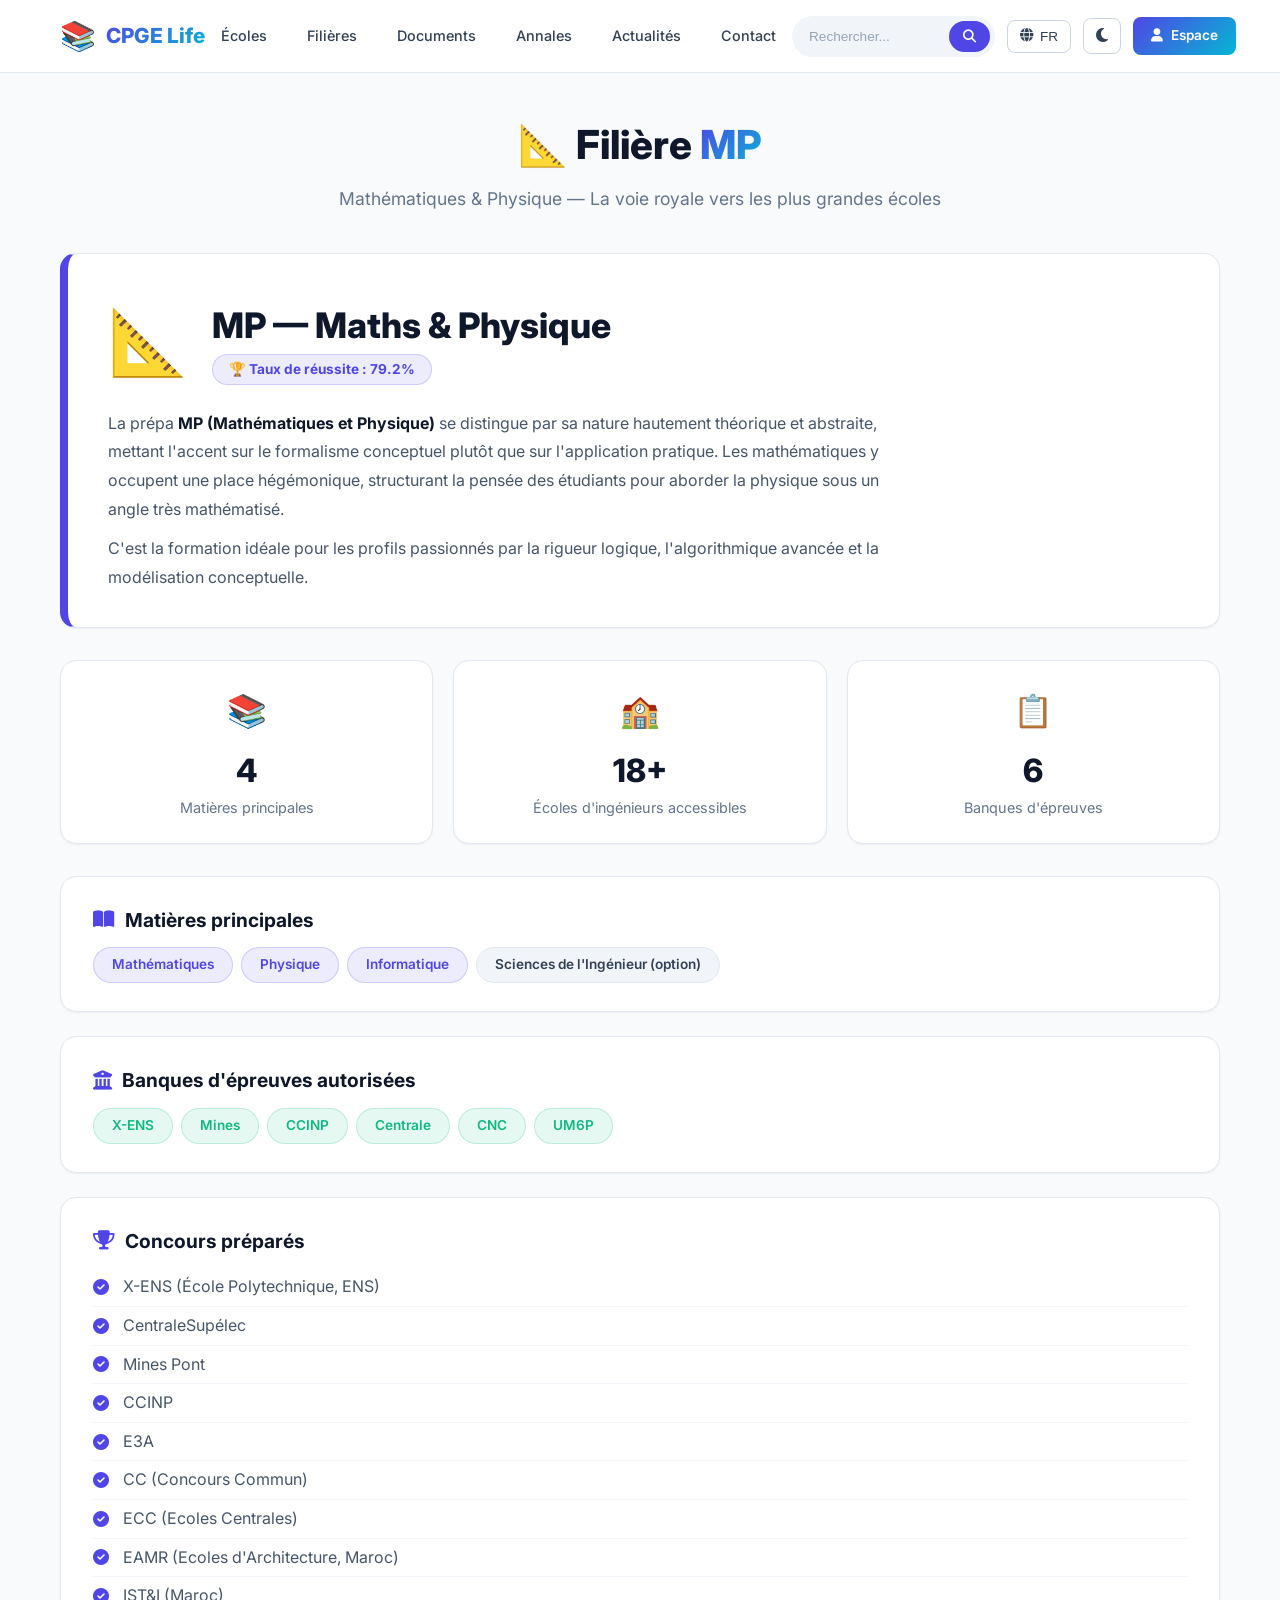
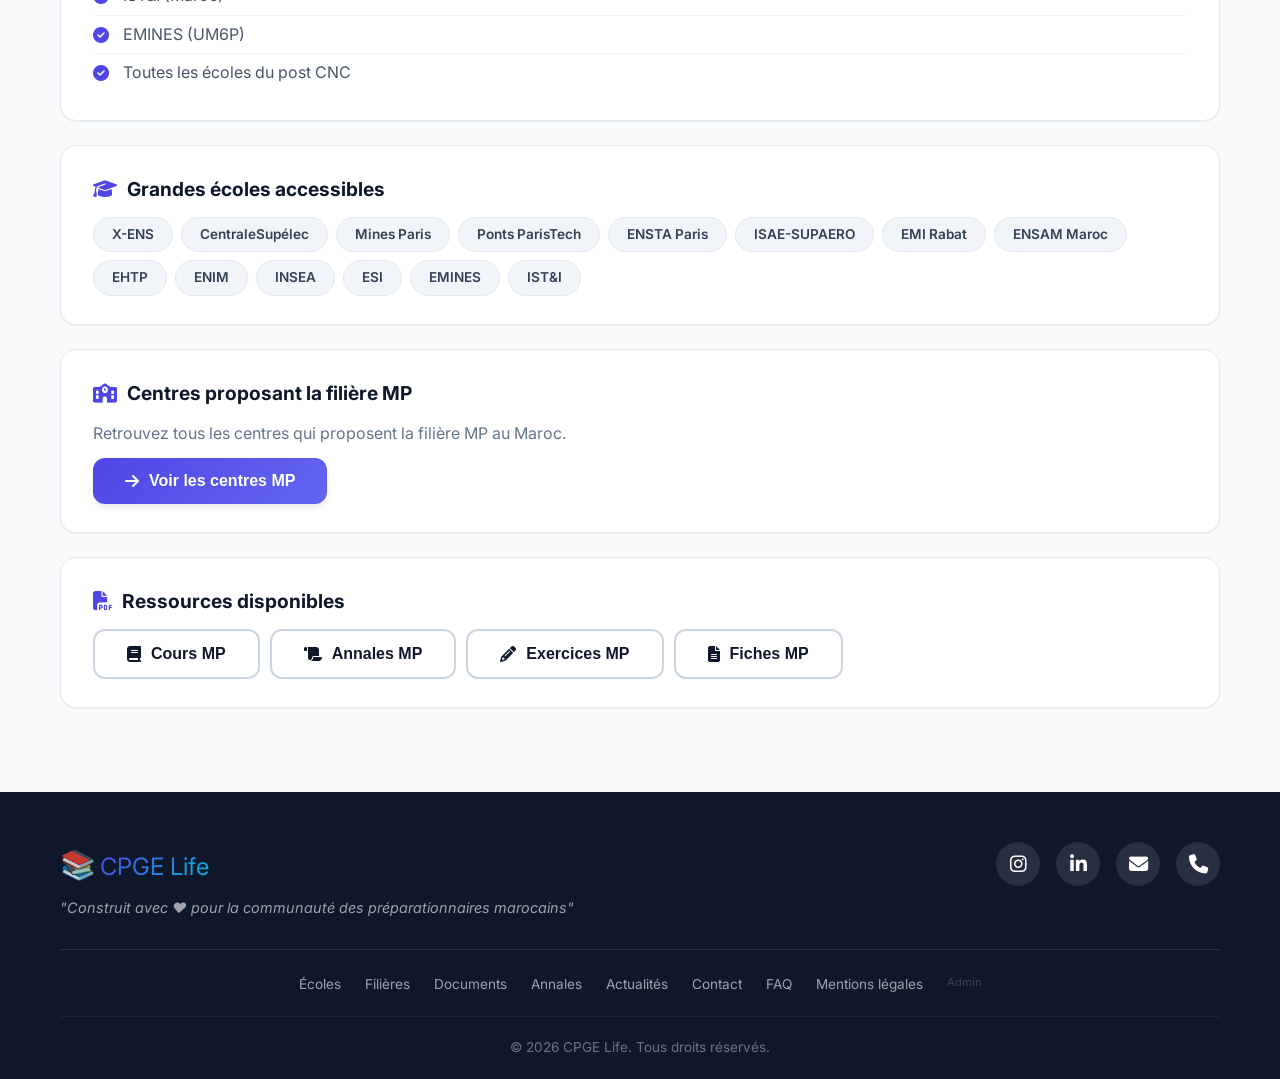
<file: filiere-mp.html>
<!DOCTYPE html>
<html lang="fr">
<head>
    <meta charset="UTF-8" />
    <meta name="viewport" content="width=device-width, initial-scale=1.0"/>
    <title>MP - Maths & Physique - CPGE Life</title>

    <!-- Font Awesome -->
    <link rel="stylesheet" href="https://cdnjs.cloudflare.com/ajax/libs/font-awesome/6.5.0/css/all.min.css"/>

    <!-- Police Inter -->
    <link href="https://fonts.googleapis.com/css2?family=Inter:wght@300;400;500;600;700;800;900&display=swap" rel="stylesheet"/>

    <!-- Notre CSS -->
    <link rel="stylesheet" href="css/styles.css"/>

    <style>
        /* ============================================
           STYLES SPÉCIFIQUES FILIÈRE DÉTAIL
           ============================================ */
        .filiere-detail-page {
            padding: 40px 0 60px;
            background: var(--color-gray-50);
        }

        [data-theme="dark"] .filiere-detail-page {
            background: var(--color-gray-900);
        }

        .filiere-detail-page .page-title {
            font-size: 2.5rem;
            font-weight: 800;
            text-align: center;
            margin-bottom: 8px;
        }

        .filiere-detail-page .page-title .highlight {
            background: linear-gradient(135deg, var(--color-secondary), var(--color-accent));
            -webkit-background-clip: text;
            -webkit-text-fill-color: transparent;
            background-clip: text;
        }

        .filiere-detail-page .page-subtitle {
            text-align: center;
            color: var(--color-gray-500);
            font-size: 1.1rem;
            margin-bottom: 40px;
        }

        /* Hero filière */
        .filiere-hero {
            background: var(--color-white);
            border-radius: var(--radius-lg);
            padding: 36px 40px;
            margin-bottom: 32px;
            border: 1px solid var(--color-gray-200);
            box-shadow: var(--shadow-sm);
            border-left: 8px solid #4F46E5;
        }

        [data-theme="dark"] .filiere-hero {
            background: var(--color-gray-800);
            border-color: var(--color-gray-700);
        }

        .filiere-hero .hero-header {
            display: flex;
            align-items: center;
            gap: 24px;
            flex-wrap: wrap;
            margin-bottom: 16px;
        }

        .filiere-hero .hero-header .icon {
            font-size: 4rem;
        }

        .filiere-hero .hero-header .title-group h1 {
            font-size: 2.2rem;
            font-weight: 800;
            color: var(--color-gray-900);
        }

        [data-theme="dark"] .filiere-hero .hero-header .title-group h1 {
            color: var(--color-white);
        }

        .filiere-hero .hero-header .title-group .badge-taux {
            display: inline-block;
            padding: 4px 16px;
            border-radius: 20px;
            font-size: 0.85rem;
            font-weight: 700;
            background: rgba(79, 70, 229, 0.1);
            color: #4F46E5;
            border: 1px solid rgba(79, 70, 229, 0.2);
        }

        .filiere-hero .hero-header .title-group .badge-taux .val {
            color: #4F46E5;
        }

        .filiere-hero .hero-description {
            font-size: 1rem;
            line-height: 1.8;
            color: var(--color-gray-600);
            max-width: 800px;
        }

        [data-theme="dark"] .filiere-hero .hero-description {
            color: var(--color-gray-400);
        }

        .filiere-hero .hero-description strong {
            color: var(--color-gray-900);
        }

        [data-theme="dark"] .filiere-hero .hero-description strong {
            color: var(--color-white);
        }

        /* Grid info */
        .info-grid {
            display: grid;
            grid-template-columns: repeat(3, 1fr);
            gap: 20px;
            margin-bottom: 32px;
        }

        .info-card {
            background: var(--color-white);
            border-radius: var(--radius-lg);
            padding: 24px;
            border: 1px solid var(--color-gray-200);
            box-shadow: var(--shadow-sm);
            transition: var(--transition);
            text-align: center;
        }

        [data-theme="dark"] .info-card {
            background: var(--color-gray-800);
            border-color: var(--color-gray-700);
        }

        .info-card:hover {
            transform: translateY(-4px);
            box-shadow: var(--shadow-md);
        }

        .info-card .info-icon {
            font-size: 2rem;
            margin-bottom: 8px;
        }

        .info-card .info-number {
            font-size: 2rem;
            font-weight: 800;
            color: var(--color-gray-900);
        }

        [data-theme="dark"] .info-card .info-number {
            color: var(--color-white);
        }

        .info-card .info-label {
            color: var(--color-gray-500);
            font-size: 0.9rem;
        }

        /* Sections */
        .detail-section {
            background: var(--color-white);
            border-radius: var(--radius-lg);
            padding: 28px 32px;
            margin-bottom: 24px;
            border: 1px solid var(--color-gray-200);
            box-shadow: var(--shadow-sm);
        }

        [data-theme="dark"] .detail-section {
            background: var(--color-gray-800);
            border-color: var(--color-gray-700);
        }

        .detail-section h3 {
            font-size: 1.2rem;
            font-weight: 700;
            color: var(--color-gray-900);
            margin-bottom: 12px;
            display: flex;
            align-items: center;
            gap: 10px;
        }

        [data-theme="dark"] .detail-section h3 {
            color: var(--color-white);
        }

        .detail-section .tag-container {
            display: flex;
            flex-wrap: wrap;
            gap: 8px;
        }

        .detail-section .tag {
            padding: 6px 18px;
            border-radius: 20px;
            font-size: 0.85rem;
            font-weight: 600;
            background: var(--color-gray-100);
            color: var(--color-gray-700);
            border: 1px solid var(--color-gray-200);
        }

        [data-theme="dark"] .detail-section .tag {
            background: var(--color-gray-700);
            color: var(--color-gray-300);
            border-color: var(--color-gray-600);
        }

        .detail-section .tag.primary {
            background: rgba(79, 70, 229, 0.1);
            color: #4F46E5;
            border-color: rgba(79, 70, 229, 0.2);
        }

        .detail-section .tag.success {
            background: rgba(16, 185, 129, 0.1);
            color: #10B981;
            border-color: rgba(16, 185, 129, 0.2);
        }

        .detail-section .tag.warning {
            background: rgba(245, 158, 11, 0.1);
            color: #F59E0B;
            border-color: rgba(245, 158, 11, 0.2);
        }

        .detail-section .tag-list {
            display: flex;
            flex-wrap: wrap;
            gap: 6px;
        }

        .detail-section .tag-list .tag-item {
            padding: 4px 14px;
            border-radius: 16px;
            font-size: 0.8rem;
            font-weight: 600;
            background: var(--color-gray-100);
            color: var(--color-gray-700);
        }

        [data-theme="dark"] .detail-section .tag-list .tag-item {
            background: var(--color-gray-700);
            color: var(--color-gray-300);
        }

        .detail-section ul {
            list-style: none;
            padding: 0;
        }

        .detail-section ul li {
            padding: 6px 0;
            border-bottom: 1px solid var(--color-gray-100);
            color: var(--color-gray-600);
            display: flex;
            align-items: center;
            gap: 10px;
        }

        [data-theme="dark"] .detail-section ul li {
            border-bottom-color: var(--color-gray-700);
            color: var(--color-gray-400);
        }

        .detail-section ul li:last-child {
            border-bottom: none;
        }

        .detail-section ul li i {
            color: var(--color-secondary);
            width: 20px;
        }

        /* Responsive */
        @media (max-width: 768px) {
            .filiere-hero {
                padding: 24px;
            }

            .filiere-hero .hero-header {
                flex-direction: column;
                align-items: flex-start;
                gap: 8px;
            }

            .filiere-hero .hero-header .icon {
                font-size: 3rem;
            }

            .filiere-hero .hero-header .title-group h1 {
                font-size: 1.6rem;
            }

            .info-grid {
                grid-template-columns: 1fr 1fr;
            }

            .detail-section {
                padding: 20px;
            }

            .filiere-detail-page .page-title {
                font-size: 1.8rem;
            }
        }

        @media (max-width: 480px) {
            .info-grid {
                grid-template-columns: 1fr;
            }

            .filiere-hero {
                padding: 16px;
            }

            .filiere-hero .hero-header .title-group h1 {
                font-size: 1.3rem;
            }

            .detail-section {
                padding: 16px;
            }

            .filiere-detail-page .page-title {
                font-size: 1.4rem;
            }
        }
    </style>
</head>
<body>

    <!-- ============================================================ -->
    <!-- HEADER -->
    <!-- ============================================================ -->
    <header class="header">
        <div class="container header-inner">
            <div class="logo" onclick="window.location.href='/'">
                <span class="logo-icon">📚</span>
                <span class="logo-text">CPGE Life</span>
            </div>
            <nav class="nav-menu">
                <ul class="nav-list">
                    <li class="nav-item">
                        <a href="centres.html">Écoles</a>
                        <ul class="dropdown">
                            <li><a href="centres.html">Centres CPGE</a></li>
                            <li><a href="#">Grandes Écoles Maroc</a></li>
                            <li><a href="#">Grandes Écoles France</a></li>
                            <li><a href="#">UM6P</a></li>
                        </ul>
                    </li>
                    <li class="nav-item">
                        <a href="filieres.html">Filières</a>
                        <ul class="dropdown">
                            <li><a href="filiere-mp.html">MP - Maths & Physique</a></li>
                            <li><a href="filiere-psi.html">PSI - Physique & SI</a></li>
                            <li><a href="filiere-tsi.html">TSI - Technologie & SI</a></li>
                        </ul>
                    </li>
                    <li class="nav-item">
                        <a href="#">Documents</a>
                        <ul class="dropdown">
                            <li><a href="#">Cours</a></li>
                            <li><a href="#">TD et DS</a></li>
                            <li><a href="#">Extraits de concours</a></li>
                            <li><a href="#">Drive complet</a></li>
                        </ul>
                    </li>
                    <li class="nav-item">
                        <a href="#">Annales</a>
                        <ul class="dropdown">
                            <li><a href="#">CNC</a></li>
                            <li><a href="#">Banque CCINP</a></li>
                            <li><a href="#">Banque Mines</a></li>
                            <li><a href="#">Banque X-ENS</a></li>
                        </ul>
                    </li>
                    <li class="nav-item"><a href="#">Actualités</a></li>
                    <li class="nav-item"><a href="#">Contact</a></li>
                </ul>
            </nav>
            <div class="header-actions">
                <div class="search-bar">
                    <input type="text" placeholder="Rechercher..." />
                    <button><i class="fas fa-search"></i></button>
                </div>
                <div class="lang-selector">
                    <button class="lang-btn"><i class="fas fa-globe"></i> FR</button>
                    <ul class="lang-dropdown">
                        <li><a href="#" data-lang="fr">Français</a></li>
                        <li><a href="#" data-lang="en">English</a></li>
                        <li><a href="#" data-lang="ar">العربية</a></li>
                        <li><a href="#" data-lang="tr">Türkçe</a></li>
                    </ul>
                </div>
                <button class="theme-toggle" id="themeToggle"><i class="fas fa-moon"></i></button>
                <a href="#" class="btn-membre"><i class="fas fa-user"></i> Espace</a>
            </div>
        </div>
    </header>

    <!-- ============================================================ -->
    <!-- PAGE MP -->
    <!-- ============================================================ -->
    <section class="filiere-detail-page">
        <div class="container">

            <div class="page-title">
                📐 Filière <span class="highlight">MP</span>
            </div>
            <p class="page-subtitle">Mathématiques & Physique — La voie royale vers les plus grandes écoles</p>

            <!-- Hero -->
            <div class="filiere-hero">
                <div class="hero-header">
                    <div class="icon">📐</div>
                    <div class="title-group">
                        <h1>MP — Maths & Physique</h1>
                        <span class="badge-taux">🏆 Taux de réussite : <span class="val">79.2%</span></span>
                    </div>
                </div>
                <div class="hero-description">
                    <p>
                        La prépa <strong>MP (Mathématiques et Physique)</strong> se distingue par sa nature hautement théorique et abstraite,
                        mettant l'accent sur le formalisme conceptuel plutôt que sur l'application pratique.
                        Les mathématiques y occupent une place hégémonique, structurant la pensée des étudiants
                        pour aborder la physique sous un angle très mathématisé.
                    </p>
                    <p style="margin-top:10px;">
                        C'est la formation idéale pour les profils passionnés par la rigueur logique,
                        l'algorithmique avancée et la modélisation conceptuelle.
                    </p>
                </div>
            </div>

            <!-- Info Grid -->
            <div class="info-grid">
                <div class="info-card">
                    <div class="info-icon">📚</div>
                    <div class="info-number">4</div>
                    <div class="info-label">Matières principales</div>
                </div>
                <div class="info-card">
                    <div class="info-icon">🏫</div>
                    <div class="info-number">18+</div>
                    <div class="info-label">Écoles d'ingénieurs accessibles</div>
                </div>
                <div class="info-card">
                    <div class="info-icon">📋</div>
                    <div class="info-number">6</div>
                    <div class="info-label">Banques d'épreuves</div>
                </div>
            </div>

            <!-- Matières -->
            <div class="detail-section">
                <h3><i class="fas fa-book-open" style="color:#4F46E5;"></i> Matières principales</h3>
                <div class="tag-container">
                    <span class="tag primary">Mathématiques</span>
                    <span class="tag primary">Physique</span>
                    <span class="tag primary">Informatique</span>
                    <span class="tag">Sciences de l'Ingénieur (option)</span>
                </div>
            </div>

            <!-- Banques -->
            <div class="detail-section">
                <h3><i class="fas fa-university" style="color:#4F46E5;"></i> Banques d'épreuves autorisées</h3>
                <div class="tag-container">
                    <span class="tag success">X-ENS</span>
                    <span class="tag success">Mines</span>
                    <span class="tag success">CCINP</span>
                    <span class="tag success">Centrale</span>
                    <span class="tag success">CNC</span>
                    <span class="tag success">UM6P</span>
                </div>
            </div>

            <!-- Concours -->
            <div class="detail-section">
                <h3><i class="fas fa-trophy" style="color:#4F46E5;"></i> Concours préparés</h3>
                <ul>
                    <li><i class="fas fa-check-circle"></i> X-ENS (École Polytechnique, ENS)</li>
                    <li><i class="fas fa-check-circle"></i> CentraleSupélec</li>
                    <li><i class="fas fa-check-circle"></i> Mines Pont</li>
                    <li><i class="fas fa-check-circle"></i> CCINP</li>
                    <li><i class="fas fa-check-circle"></i> E3A</li>
                    <li><i class="fas fa-check-circle"></i> CC (Concours Commun)</li>
                    <li><i class="fas fa-check-circle"></i> ECC (Ecoles Centrales)</li>
                    <li><i class="fas fa-check-circle"></i> EAMR (Ecoles d'Architecture, Maroc)</li>
                    <li><i class="fas fa-check-circle"></i> IST&I (Maroc)</li>
                    <li><i class="fas fa-check-circle"></i> EMINES (UM6P)</li>
                    <li><i class="fas fa-check-circle"></i> Toutes les écoles du post CNC</li>
                </ul>
            </div>

            <!-- Écoles accessibles -->
            <div class="detail-section">
                <h3><i class="fas fa-graduation-cap" style="color:#4F46E5;"></i> Grandes écoles accessibles</h3>
                <div class="tag-container">
                    <span class="tag">X-ENS</span>
                    <span class="tag">CentraleSupélec</span>
                    <span class="tag">Mines Paris</span>
                    <span class="tag">Ponts ParisTech</span>
                    <span class="tag">ENSTA Paris</span>
                    <span class="tag">ISAE-SUPAERO</span>
                    <span class="tag">EMI Rabat</span>
                    <span class="tag">ENSAM Maroc</span>
                    <span class="tag">EHTP</span>
                    <span class="tag">ENIM</span>
                    <span class="tag">INSEA</span>
                    <span class="tag">ESI</span>
                    <span class="tag">EMINES</span>
                    <span class="tag">IST&I</span>
                </div>
            </div>

            <!-- Centres proposant MP -->
            <div class="detail-section">
                <h3><i class="fas fa-school" style="color:#4F46E5;"></i> Centres proposant la filière MP</h3>
                <p style="color:var(--color-gray-500);margin-bottom:12px;">
                    Retrouvez tous les centres qui proposent la filière MP au Maroc.
                </p>
                <button class="btn btn-primary" onclick="window.location.href='centres.html?filiere=MP'">
                    <i class="fas fa-arrow-right"></i> Voir les centres MP
                </button>
            </div>

            <!-- Ressources -->
            <div class="detail-section">
                <h3><i class="fas fa-file-pdf" style="color:#4F46E5;"></i> Ressources disponibles</h3>
                <div style="display:flex;flex-wrap:wrap;gap:10px;">
                    <button class="btn btn-secondary" onclick="window.location.href='#'">
                        <i class="fas fa-book"></i> Cours MP
                    </button>
                    <button class="btn btn-secondary" onclick="window.location.href='#'">
                        <i class="fas fa-scroll"></i> Annales MP
                    </button>
                    <button class="btn btn-secondary" onclick="window.location.href='#'">
                        <i class="fas fa-pencil-alt"></i> Exercices MP
                    </button>
                    <button class="btn btn-secondary" onclick="window.location.href='#'">
                        <i class="fas fa-file-alt"></i> Fiches MP
                    </button>
                </div>
            </div>

        </div>
    </section>

    <!-- ============================================================ -->
    <!-- FOOTER -->
    <!-- ============================================================ -->
    <footer class="footer">
        <div class="container">
            <div class="footer-top">
                <div class="footer-logo">
                    <span class="logo-icon">📚</span>
                    <span class="logo-text">CPGE Life</span>
                    <p class="footer-quote">"Construit avec ❤️ pour la communauté des préparationnaires marocains"</p>
                </div>
                <div class="footer-social">
                    <a href="https://instagram.com/ctrlaltstudy" target="_blank"><i class="fab fa-instagram"></i></a>
                    <a href="https://www.linkedin.com/in/hamza-margal-a6496741b/" target="_blank"><i class="fab fa-linkedin-in"></i></a>
                    <a href="mailto:bde.ltm.2026@gmail.com"><i class="fas fa-envelope"></i></a>
                    <a href="tel:+212631909130"><i class="fas fa-phone"></i></a>
                </div>
            </div>
            <div class="footer-links">
                <a href="centres.html">Écoles</a>
                <a href="filieres.html">Filières</a>
                <a href="#">Documents</a>
                <a href="#">Annales</a>
                <a href="#">Actualités</a>
                <a href="#">Contact</a>
                <a href="#">FAQ</a>
                <a href="#">Mentions légales</a>
                <a href="admin.html" style="opacity:0.3;font-size:0.7rem;">Admin</a>
            </div>
            <div class="footer-bottom">
                <p>&copy; 2026 CPGE Life. Tous droits réservés.</p>
            </div>
        </div>
    </footer>

    <!-- ============================================================ -->
    <!-- SCRIPTS -->
    <!-- ============================================================ -->
    <script src="js/data.js"></script>
    <script>
        document.addEventListener('DOMContentLoaded', function() {
            // Mode sombre
            const themeToggle = document.getElementById('themeToggle');
            if (themeToggle) {
                const prefersDark = window.matchMedia('(prefers-color-scheme: dark)').matches;
                const savedTheme = localStorage.getItem('theme');
                if (savedTheme === 'dark' || (!savedTheme && prefersDark)) {
                    document.documentElement.setAttribute('data-theme', 'dark');
                    themeToggle.innerHTML = '<i class="fas fa-sun"></i>';
                }
                themeToggle.addEventListener('click', function() {
                    const current = document.documentElement.getAttribute('data-theme');
                    if (current === 'dark') {
                        document.documentElement.removeAttribute('data-theme');
                        localStorage.setItem('theme', 'light');
                        themeToggle.innerHTML = '<i class="fas fa-moon"></i>';
                    } else {
                        document.documentElement.setAttribute('data-theme', 'dark');
                        localStorage.setItem('theme', 'dark');
                        themeToggle.innerHTML = '<i class="fas fa-sun"></i>';
                    }
                });
            }
        });
    </script>

</body>
</html>
</file>
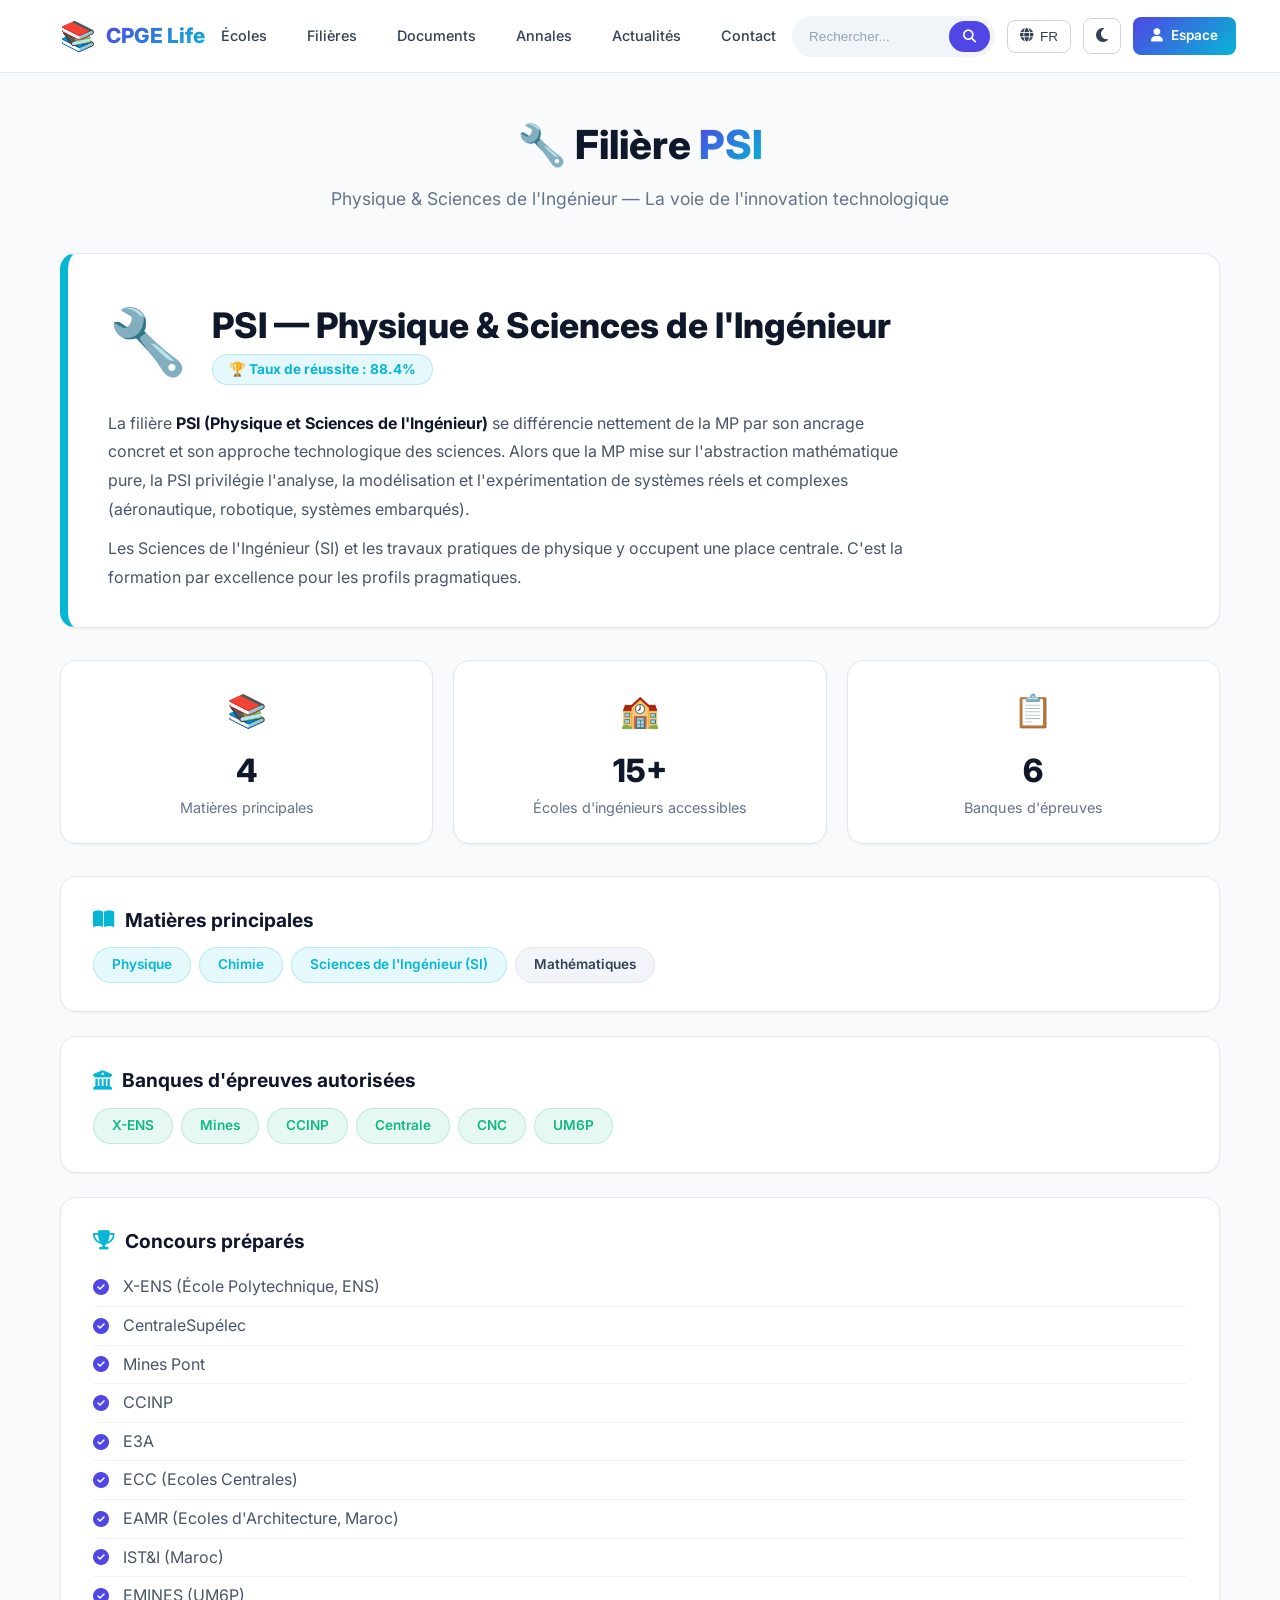
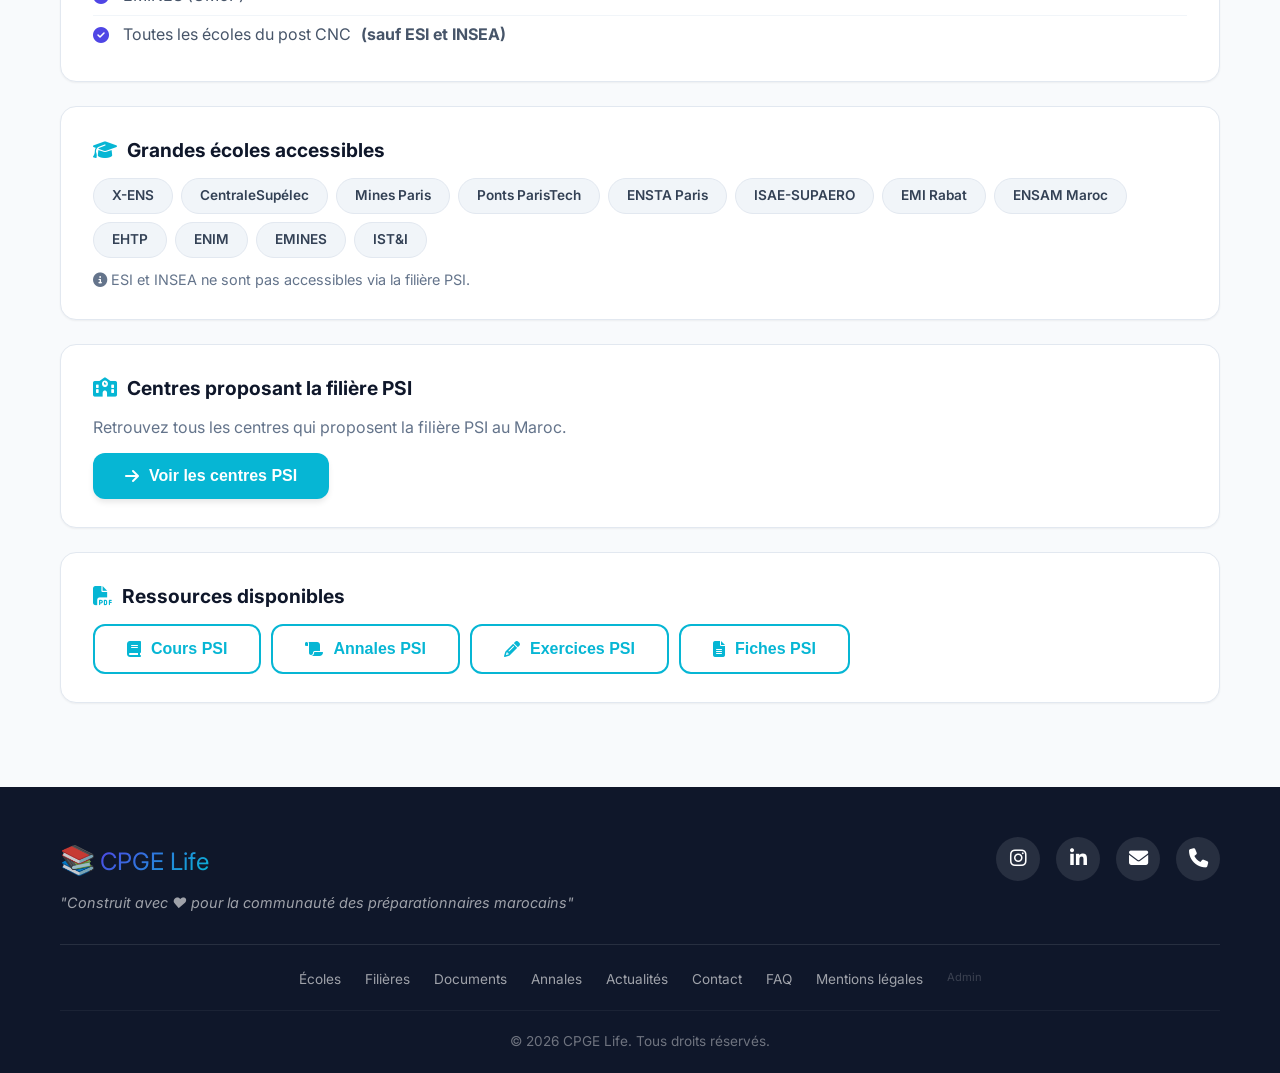
<file: filiere-psi.html>
<!DOCTYPE html>
<html lang="fr">
<head>
    <meta charset="UTF-8" />
    <meta name="viewport" content="width=device-width, initial-scale=1.0"/>
    <title>PSI - Physique & Sciences de l'Ingénieur - CPGE Life</title>

    <!-- Font Awesome -->
    <link rel="stylesheet" href="https://cdnjs.cloudflare.com/ajax/libs/font-awesome/6.5.0/css/all.min.css"/>

    <!-- Police Inter -->
    <link href="https://fonts.googleapis.com/css2?family=Inter:wght@300;400;500;600;700;800;900&display=swap" rel="stylesheet"/>

    <!-- Notre CSS -->
    <link rel="stylesheet" href="css/styles.css"/>

    <style>
        /* ============================================
           STYLES SPÉCIFIQUES FILIÈRE DÉTAIL
           ============================================ */
        .filiere-detail-page {
            padding: 40px 0 60px;
            background: var(--color-gray-50);
        }

        [data-theme="dark"] .filiere-detail-page {
            background: var(--color-gray-900);
        }

        .filiere-detail-page .page-title {
            font-size: 2.5rem;
            font-weight: 800;
            text-align: center;
            margin-bottom: 8px;
        }

        .filiere-detail-page .page-title .highlight {
            background: linear-gradient(135deg, var(--color-secondary), var(--color-accent));
            -webkit-background-clip: text;
            -webkit-text-fill-color: transparent;
            background-clip: text;
        }

        .filiere-detail-page .page-subtitle {
            text-align: center;
            color: var(--color-gray-500);
            font-size: 1.1rem;
            margin-bottom: 40px;
        }

        /* Hero filière */
        .filiere-hero {
            background: var(--color-white);
            border-radius: var(--radius-lg);
            padding: 36px 40px;
            margin-bottom: 32px;
            border: 1px solid var(--color-gray-200);
            box-shadow: var(--shadow-sm);
            border-left: 8px solid #06B6D4;
        }

        [data-theme="dark"] .filiere-hero {
            background: var(--color-gray-800);
            border-color: var(--color-gray-700);
        }

        .filiere-hero .hero-header {
            display: flex;
            align-items: center;
            gap: 24px;
            flex-wrap: wrap;
            margin-bottom: 16px;
        }

        .filiere-hero .hero-header .icon {
            font-size: 4rem;
        }

        .filiere-hero .hero-header .title-group h1 {
            font-size: 2.2rem;
            font-weight: 800;
            color: var(--color-gray-900);
        }

        [data-theme="dark"] .filiere-hero .hero-header .title-group h1 {
            color: var(--color-white);
        }

        .filiere-hero .hero-header .title-group .badge-taux {
            display: inline-block;
            padding: 4px 16px;
            border-radius: 20px;
            font-size: 0.85rem;
            font-weight: 700;
            background: rgba(6, 182, 212, 0.1);
            color: #06B6D4;
            border: 1px solid rgba(6, 182, 212, 0.2);
        }

        .filiere-hero .hero-header .title-group .badge-taux .val {
            color: #06B6D4;
        }

        .filiere-hero .hero-description {
            font-size: 1rem;
            line-height: 1.8;
            color: var(--color-gray-600);
            max-width: 800px;
        }

        [data-theme="dark"] .filiere-hero .hero-description {
            color: var(--color-gray-400);
        }

        .filiere-hero .hero-description strong {
            color: var(--color-gray-900);
        }

        [data-theme="dark"] .filiere-hero .hero-description strong {
            color: var(--color-white);
        }

        /* Grid info */
        .info-grid {
            display: grid;
            grid-template-columns: repeat(3, 1fr);
            gap: 20px;
            margin-bottom: 32px;
        }

        .info-card {
            background: var(--color-white);
            border-radius: var(--radius-lg);
            padding: 24px;
            border: 1px solid var(--color-gray-200);
            box-shadow: var(--shadow-sm);
            transition: var(--transition);
            text-align: center;
        }

        [data-theme="dark"] .info-card {
            background: var(--color-gray-800);
            border-color: var(--color-gray-700);
        }

        .info-card:hover {
            transform: translateY(-4px);
            box-shadow: var(--shadow-md);
        }

        .info-card .info-icon {
            font-size: 2rem;
            margin-bottom: 8px;
        }

        .info-card .info-number {
            font-size: 2rem;
            font-weight: 800;
            color: var(--color-gray-900);
        }

        [data-theme="dark"] .info-card .info-number {
            color: var(--color-white);
        }

        .info-card .info-label {
            color: var(--color-gray-500);
            font-size: 0.9rem;
        }

        /* Sections */
        .detail-section {
            background: var(--color-white);
            border-radius: var(--radius-lg);
            padding: 28px 32px;
            margin-bottom: 24px;
            border: 1px solid var(--color-gray-200);
            box-shadow: var(--shadow-sm);
        }

        [data-theme="dark"] .detail-section {
            background: var(--color-gray-800);
            border-color: var(--color-gray-700);
        }

        .detail-section h3 {
            font-size: 1.2rem;
            font-weight: 700;
            color: var(--color-gray-900);
            margin-bottom: 12px;
            display: flex;
            align-items: center;
            gap: 10px;
        }

        [data-theme="dark"] .detail-section h3 {
            color: var(--color-white);
        }

        .detail-section .tag-container {
            display: flex;
            flex-wrap: wrap;
            gap: 8px;
        }

        .detail-section .tag {
            padding: 6px 18px;
            border-radius: 20px;
            font-size: 0.85rem;
            font-weight: 600;
            background: var(--color-gray-100);
            color: var(--color-gray-700);
            border: 1px solid var(--color-gray-200);
        }

        [data-theme="dark"] .detail-section .tag {
            background: var(--color-gray-700);
            color: var(--color-gray-300);
            border-color: var(--color-gray-600);
        }

        .detail-section .tag.primary {
            background: rgba(6, 182, 212, 0.1);
            color: #06B6D4;
            border-color: rgba(6, 182, 212, 0.2);
        }

        .detail-section .tag.success {
            background: rgba(16, 185, 129, 0.1);
            color: #10B981;
            border-color: rgba(16, 185, 129, 0.2);
        }

        .detail-section .tag.warning {
            background: rgba(245, 158, 11, 0.1);
            color: #F59E0B;
            border-color: rgba(245, 158, 11, 0.2);
        }

        .detail-section ul {
            list-style: none;
            padding: 0;
        }

        .detail-section ul li {
            padding: 6px 0;
            border-bottom: 1px solid var(--color-gray-100);
            color: var(--color-gray-600);
            display: flex;
            align-items: center;
            gap: 10px;
        }

        [data-theme="dark"] .detail-section ul li {
            border-bottom-color: var(--color-gray-700);
            color: var(--color-gray-400);
        }

        .detail-section ul li:last-child {
            border-bottom: none;
        }

        .detail-section ul li i {
            color: var(--color-secondary);
            width: 20px;
        }

        /* Responsive */
        @media (max-width: 768px) {
            .filiere-hero {
                padding: 24px;
            }

            .filiere-hero .hero-header {
                flex-direction: column;
                align-items: flex-start;
                gap: 8px;
            }

            .filiere-hero .hero-header .icon {
                font-size: 3rem;
            }

            .filiere-hero .hero-header .title-group h1 {
                font-size: 1.6rem;
            }

            .info-grid {
                grid-template-columns: 1fr 1fr;
            }

            .detail-section {
                padding: 20px;
            }

            .filiere-detail-page .page-title {
                font-size: 1.8rem;
            }
        }

        @media (max-width: 480px) {
            .info-grid {
                grid-template-columns: 1fr;
            }

            .filiere-hero {
                padding: 16px;
            }

            .filiere-hero .hero-header .title-group h1 {
                font-size: 1.3rem;
            }

            .detail-section {
                padding: 16px;
            }

            .filiere-detail-page .page-title {
                font-size: 1.4rem;
            }
        }
    </style>
</head>
<body>

    <!-- ============================================================ -->
    <!-- HEADER -->
    <!-- ============================================================ -->
    <header class="header">
        <div class="container header-inner">
            <div class="logo" onclick="window.location.href='/'">
                <span class="logo-icon">📚</span>
                <span class="logo-text">CPGE Life</span>
            </div>
            <nav class="nav-menu">
                <ul class="nav-list">
                    <li class="nav-item">
                        <a href="centres.html">Écoles</a>
                        <ul class="dropdown">
                            <li><a href="centres.html">Centres CPGE</a></li>
                            <li><a href="#">Grandes Écoles Maroc</a></li>
                            <li><a href="#">Grandes Écoles France</a></li>
                            <li><a href="#">UM6P</a></li>
                        </ul>
                    </li>
                    <li class="nav-item">
                        <a href="filieres.html">Filières</a>
                        <ul class="dropdown">
                            <li><a href="filiere-mp.html">MP - Maths & Physique</a></li>
                            <li><a href="filiere-psi.html">PSI - Physique & SI</a></li>
                            <li><a href="filiere-tsi.html">TSI - Technologie & SI</a></li>
                        </ul>
                    </li>
                    <li class="nav-item">
                        <a href="#">Documents</a>
                        <ul class="dropdown">
                            <li><a href="#">Cours</a></li>
                            <li><a href="#">TD et DS</a></li>
                            <li><a href="#">Extraits de concours</a></li>
                            <li><a href="#">Drive complet</a></li>
                        </ul>
                    </li>
                    <li class="nav-item">
                        <a href="#">Annales</a>
                        <ul class="dropdown">
                            <li><a href="#">CNC</a></li>
                            <li><a href="#">Banque CCINP</a></li>
                            <li><a href="#">Banque Mines</a></li>
                            <li><a href="#">Banque X-ENS</a></li>
                        </ul>
                    </li>
                    <li class="nav-item"><a href="#">Actualités</a></li>
                    <li class="nav-item"><a href="#">Contact</a></li>
                </ul>
            </nav>
            <div class="header-actions">
                <div class="search-bar">
                    <input type="text" placeholder="Rechercher..." />
                    <button><i class="fas fa-search"></i></button>
                </div>
                <div class="lang-selector">
                    <button class="lang-btn"><i class="fas fa-globe"></i> FR</button>
                    <ul class="lang-dropdown">
                        <li><a href="#" data-lang="fr">Français</a></li>
                        <li><a href="#" data-lang="en">English</a></li>
                        <li><a href="#" data-lang="ar">العربية</a></li>
                        <li><a href="#" data-lang="tr">Türkçe</a></li>
                    </ul>
                </div>
                <button class="theme-toggle" id="themeToggle"><i class="fas fa-moon"></i></button>
                <a href="#" class="btn-membre"><i class="fas fa-user"></i> Espace</a>
            </div>
        </div>
    </header>

    <!-- ============================================================ -->
    <!-- PAGE PSI -->
    <!-- ============================================================ -->
    <section class="filiere-detail-page">
        <div class="container">

            <div class="page-title">
                🔧 Filière <span class="highlight">PSI</span>
            </div>
            <p class="page-subtitle">Physique & Sciences de l'Ingénieur — La voie de l'innovation technologique</p>

            <!-- Hero -->
            <div class="filiere-hero">
                <div class="hero-header">
                    <div class="icon">🔧</div>
                    <div class="title-group">
                        <h1>PSI — Physique & Sciences de l'Ingénieur</h1>
                        <span class="badge-taux">🏆 Taux de réussite : <span class="val">88.4%</span></span>
                    </div>
                </div>
                <div class="hero-description">
                    <p>
                        La filière <strong>PSI (Physique et Sciences de l'Ingénieur)</strong> se différencie nettement de la MP
                        par son ancrage concret et son approche technologique des sciences.
                        Alors que la MP mise sur l'abstraction mathématique pure, la PSI privilégie l'analyse,
                        la modélisation et l'expérimentation de systèmes réels et complexes
                        (aéronautique, robotique, systèmes embarqués).
                    </p>
                    <p style="margin-top:10px;">
                        Les Sciences de l'Ingénieur (SI) et les travaux pratiques de physique y occupent
                        une place centrale. C'est la formation par excellence pour les profils pragmatiques.
                    </p>
                </div>
            </div>

            <!-- Info Grid -->
            <div class="info-grid">
                <div class="info-card">
                    <div class="info-icon">📚</div>
                    <div class="info-number">4</div>
                    <div class="info-label">Matières principales</div>
                </div>
                <div class="info-card">
                    <div class="info-icon">🏫</div>
                    <div class="info-number">15+</div>
                    <div class="info-label">Écoles d'ingénieurs accessibles</div>
                </div>
                <div class="info-card">
                    <div class="info-icon">📋</div>
                    <div class="info-number">6</div>
                    <div class="info-label">Banques d'épreuves</div>
                </div>
            </div>

            <!-- Matières -->
            <div class="detail-section">
                <h3><i class="fas fa-book-open" style="color:#06B6D4;"></i> Matières principales</h3>
                <div class="tag-container">
                    <span class="tag primary">Physique</span>
                    <span class="tag primary">Chimie</span>
                    <span class="tag primary">Sciences de l'Ingénieur (SI)</span>
                    <span class="tag">Mathématiques</span>
                </div>
            </div>

            <!-- Banques -->
            <div class="detail-section">
                <h3><i class="fas fa-university" style="color:#06B6D4;"></i> Banques d'épreuves autorisées</h3>
                <div class="tag-container">
                    <span class="tag success">X-ENS</span>
                    <span class="tag success">Mines</span>
                    <span class="tag success">CCINP</span>
                    <span class="tag success">Centrale</span>
                    <span class="tag success">CNC</span>
                    <span class="tag success">UM6P</span>
                </div>
            </div>

            <!-- Concours -->
            <div class="detail-section">
                <h3><i class="fas fa-trophy" style="color:#06B6D4;"></i> Concours préparés</h3>
                <ul>
                    <li><i class="fas fa-check-circle"></i> X-ENS (École Polytechnique, ENS)</li>
                    <li><i class="fas fa-check-circle"></i> CentraleSupélec</li>
                    <li><i class="fas fa-check-circle"></i> Mines Pont</li>
                    <li><i class="fas fa-check-circle"></i> CCINP</li>
                    <li><i class="fas fa-check-circle"></i> E3A</li>
                    <li><i class="fas fa-check-circle"></i> ECC (Ecoles Centrales)</li>
                    <li><i class="fas fa-check-circle"></i> EAMR (Ecoles d'Architecture, Maroc)</li>
                    <li><i class="fas fa-check-circle"></i> IST&I (Maroc)</li>
                    <li><i class="fas fa-check-circle"></i> EMINES (UM6P)</li>
                    <li><i class="fas fa-check-circle"></i> Toutes les écoles du post CNC <strong>(sauf ESI et INSEA)</strong></li>
                </ul>
            </div>

            <!-- Écoles accessibles -->
            <div class="detail-section">
                <h3><i class="fas fa-graduation-cap" style="color:#06B6D4;"></i> Grandes écoles accessibles</h3>
                <div class="tag-container">
                    <span class="tag">X-ENS</span>
                    <span class="tag">CentraleSupélec</span>
                    <span class="tag">Mines Paris</span>
                    <span class="tag">Ponts ParisTech</span>
                    <span class="tag">ENSTA Paris</span>
                    <span class="tag">ISAE-SUPAERO</span>
                    <span class="tag">EMI Rabat</span>
                    <span class="tag">ENSAM Maroc</span>
                    <span class="tag">EHTP</span>
                    <span class="tag">ENIM</span>
                    <span class="tag">EMINES</span>
                    <span class="tag">IST&I</span>
                </div>
                <p style="margin-top:10px;color:var(--color-gray-500);font-size:0.9rem;">
                    <i class="fas fa-info-circle"></i> ESI et INSEA ne sont pas accessibles via la filière PSI.
                </p>
            </div>

            <!-- Centres proposant PSI -->
            <div class="detail-section">
                <h3><i class="fas fa-school" style="color:#06B6D4;"></i> Centres proposant la filière PSI</h3>
                <p style="color:var(--color-gray-500);margin-bottom:12px;">
                    Retrouvez tous les centres qui proposent la filière PSI au Maroc.
                </p>
                <button class="btn btn-primary" onclick="window.location.href='centres.html?filiere=PSI'" style="background:#06B6D4;">
                    <i class="fas fa-arrow-right"></i> Voir les centres PSI
                </button>
            </div>

            <!-- Ressources -->
            <div class="detail-section">
                <h3><i class="fas fa-file-pdf" style="color:#06B6D4;"></i> Ressources disponibles</h3>
                <div style="display:flex;flex-wrap:wrap;gap:10px;">
                    <button class="btn btn-secondary" onclick="window.location.href='#'" style="border-color:#06B6D4;color:#06B6D4;">
                        <i class="fas fa-book"></i> Cours PSI
                    </button>
                    <button class="btn btn-secondary" onclick="window.location.href='#'" style="border-color:#06B6D4;color:#06B6D4;">
                        <i class="fas fa-scroll"></i> Annales PSI
                    </button>
                    <button class="btn btn-secondary" onclick="window.location.href='#'" style="border-color:#06B6D4;color:#06B6D4;">
                        <i class="fas fa-pencil-alt"></i> Exercices PSI
                    </button>
                    <button class="btn btn-secondary" onclick="window.location.href='#'" style="border-color:#06B6D4;color:#06B6D4;">
                        <i class="fas fa-file-alt"></i> Fiches PSI
                    </button>
                </div>
            </div>

        </div>
    </section>

    <!-- ============================================================ -->
    <!-- FOOTER -->
    <!-- ============================================================ -->
    <footer class="footer">
        <div class="container">
            <div class="footer-top">
                <div class="footer-logo">
                    <span class="logo-icon">📚</span>
                    <span class="logo-text">CPGE Life</span>
                    <p class="footer-quote">"Construit avec ❤️ pour la communauté des préparationnaires marocains"</p>
                </div>
                <div class="footer-social">
                    <a href="https://instagram.com/ctrlaltstudy" target="_blank"><i class="fab fa-instagram"></i></a>
                    <a href="https://www.linkedin.com/in/hamza-margal-a6496741b/" target="_blank"><i class="fab fa-linkedin-in"></i></a>
                    <a href="mailto:bde.ltm.2026@gmail.com"><i class="fas fa-envelope"></i></a>
                    <a href="tel:+212631909130"><i class="fas fa-phone"></i></a>
                </div>
            </div>
            <div class="footer-links">
                <a href="centres.html">Écoles</a>
                <a href="filieres.html">Filières</a>
                <a href="#">Documents</a>
                <a href="#">Annales</a>
                <a href="#">Actualités</a>
                <a href="#">Contact</a>
                <a href="#">FAQ</a>
                <a href="#">Mentions légales</a>
                <a href="admin.html" style="opacity:0.3;font-size:0.7rem;">Admin</a>
            </div>
            <div class="footer-bottom">
                <p>&copy; 2026 CPGE Life. Tous droits réservés.</p>
            </div>
        </div>
    </footer>

    <!-- ============================================================ -->
    <!-- SCRIPTS -->
    <!-- ============================================================ -->
    <script src="js/data.js"></script>
    <script>
        document.addEventListener('DOMContentLoaded', function() {
            const themeToggle = document.getElementById('themeToggle');
            if (themeToggle) {
                const prefersDark = window.matchMedia('(prefers-color-scheme: dark)').matches;
                const savedTheme = localStorage.getItem('theme');
                if (savedTheme === 'dark' || (!savedTheme && prefersDark)) {
                    document.documentElement.setAttribute('data-theme', 'dark');
                    themeToggle.innerHTML = '<i class="fas fa-sun"></i>';
                }
                themeToggle.addEventListener('click', function() {
                    const current = document.documentElement.getAttribute('data-theme');
                    if (current === 'dark') {
                        document.documentElement.removeAttribute('data-theme');
                        localStorage.setItem('theme', 'light');
                        themeToggle.innerHTML = '<i class="fas fa-moon"></i>';
                    } else {
                        document.documentElement.setAttribute('data-theme', 'dark');
                        localStorage.setItem('theme', 'dark');
                        themeToggle.innerHTML = '<i class="fas fa-sun"></i>';
                    }
                });
            }
        });
    </script>

</body>
</html>
</file>
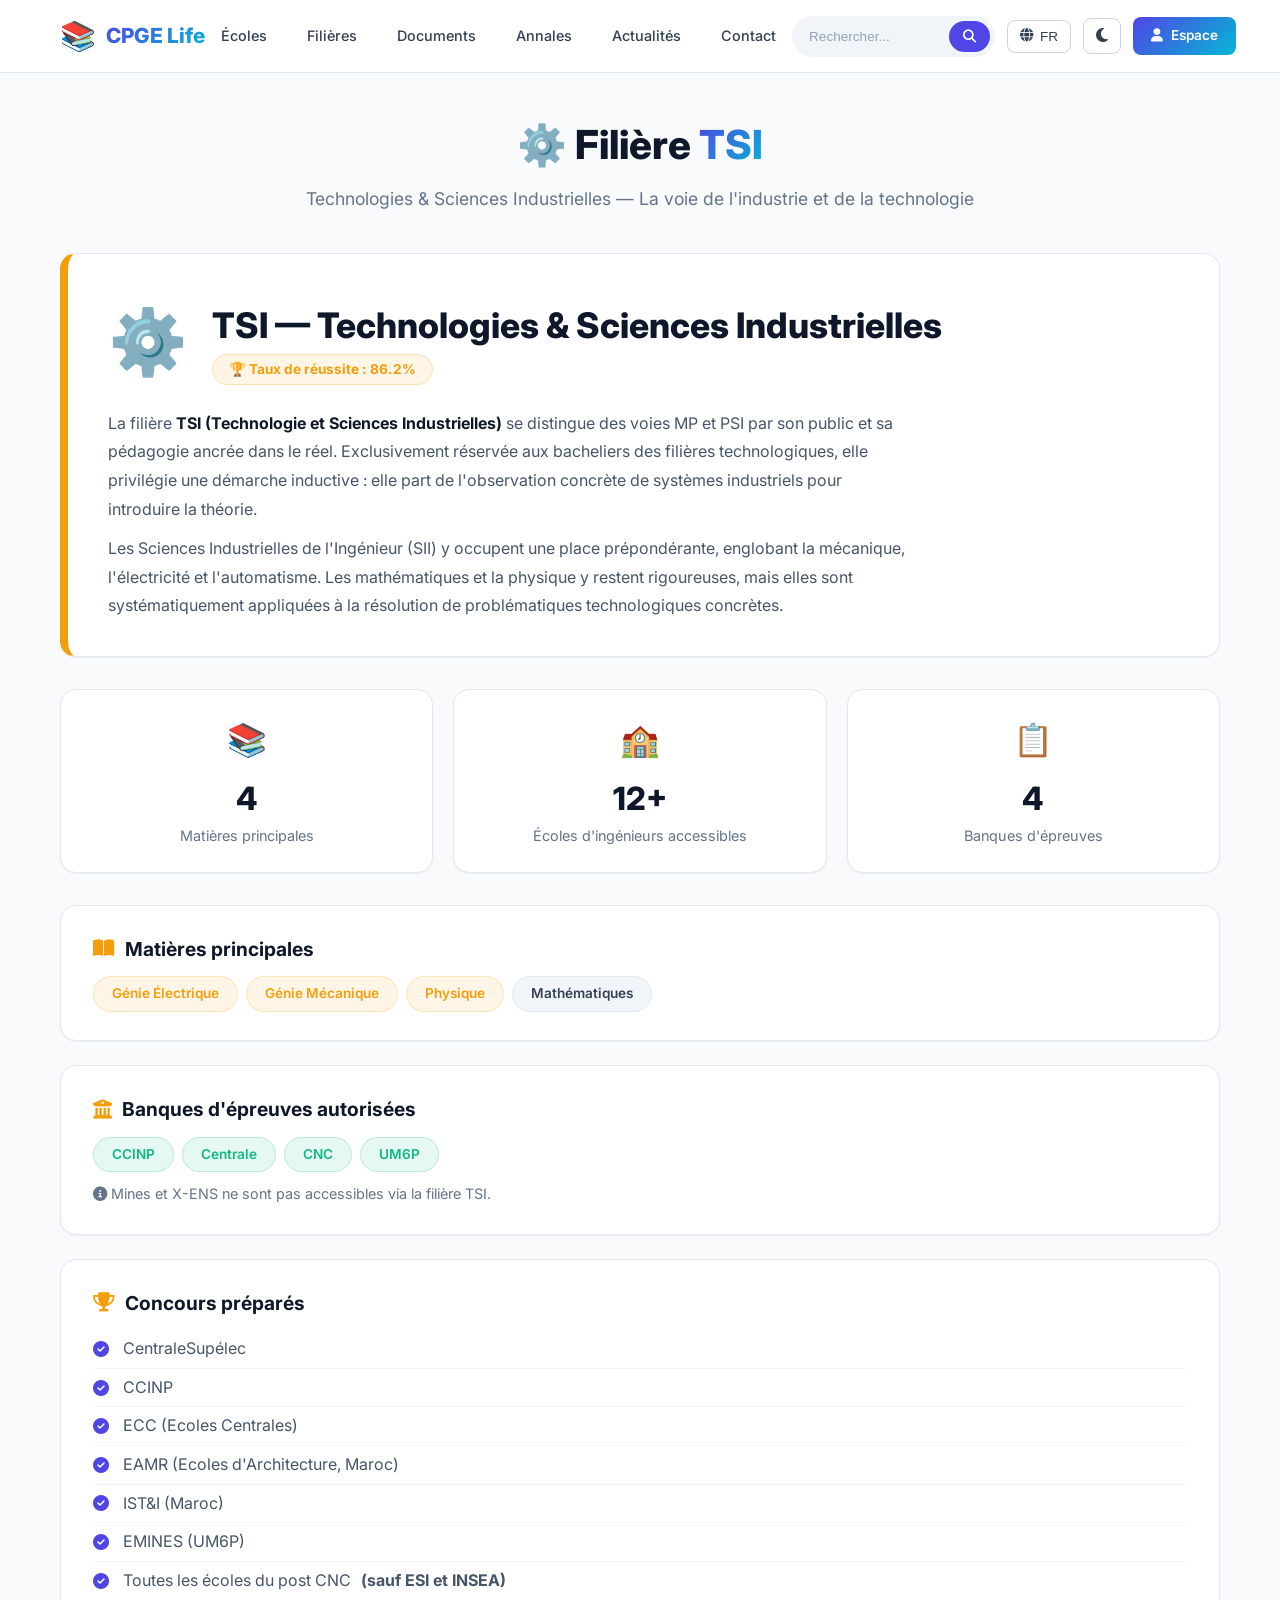
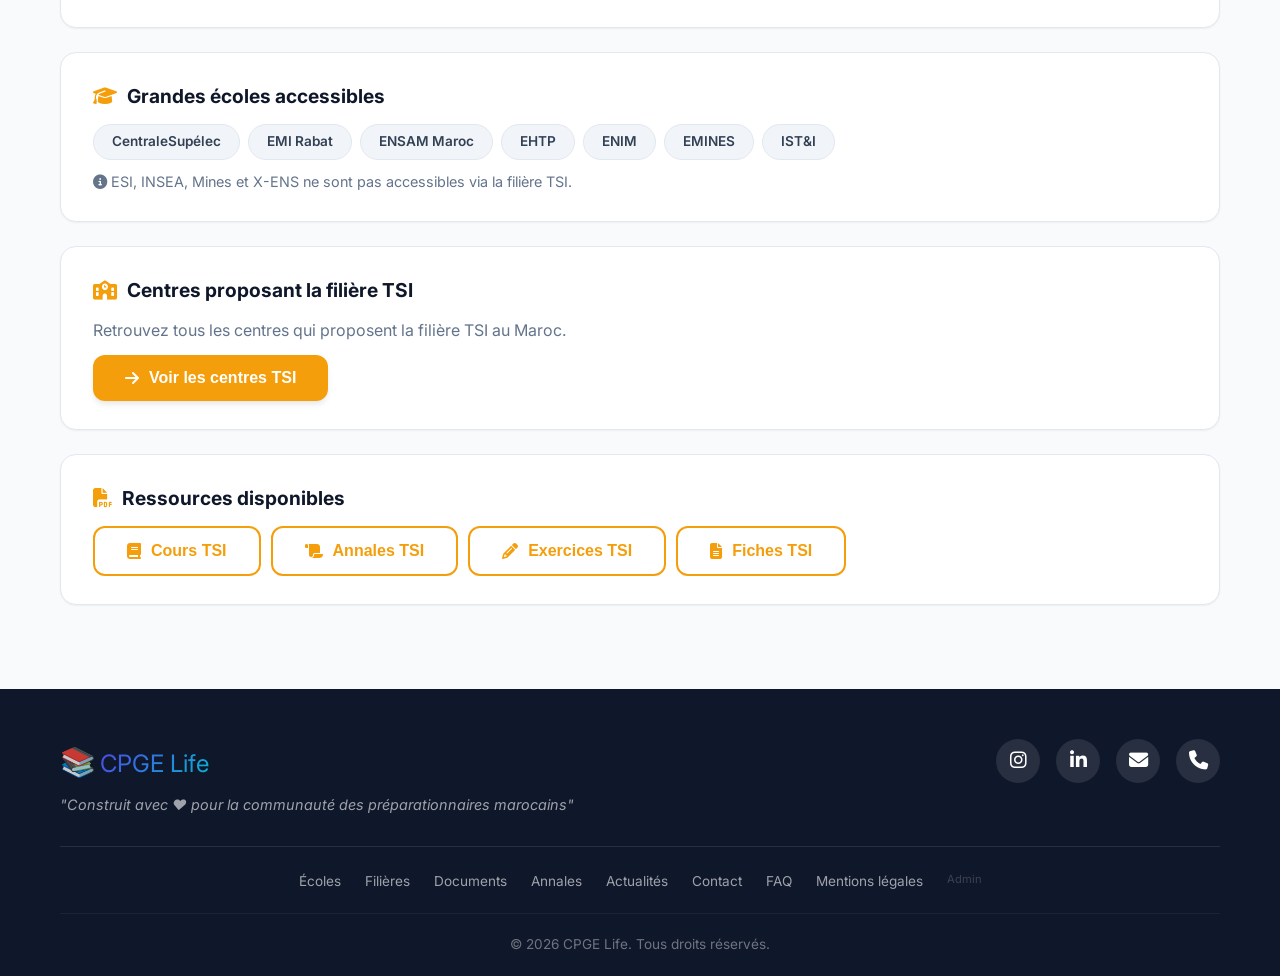
<file: filiere-tsi.html>
<!DOCTYPE html>
<html lang="fr">
<head>
    <meta charset="UTF-8" />
    <meta name="viewport" content="width=device-width, initial-scale=1.0"/>
    <title>TSI - Technologies & Sciences Industrielles - CPGE Life</title>

    <!-- Font Awesome -->
    <link rel="stylesheet" href="https://cdnjs.cloudflare.com/ajax/libs/font-awesome/6.5.0/css/all.min.css"/>

    <!-- Police Inter -->
    <link href="https://fonts.googleapis.com/css2?family=Inter:wght@300;400;500;600;700;800;900&display=swap" rel="stylesheet"/>

    <!-- Notre CSS -->
    <link rel="stylesheet" href="css/styles.css"/>

    <style>
        /* ============================================
           STYLES SPÉCIFIQUES FILIÈRE DÉTAIL
           ============================================ */
        .filiere-detail-page {
            padding: 40px 0 60px;
            background: var(--color-gray-50);
        }

        [data-theme="dark"] .filiere-detail-page {
            background: var(--color-gray-900);
        }

        .filiere-detail-page .page-title {
            font-size: 2.5rem;
            font-weight: 800;
            text-align: center;
            margin-bottom: 8px;
        }

        .filiere-detail-page .page-title .highlight {
            background: linear-gradient(135deg, var(--color-secondary), var(--color-accent));
            -webkit-background-clip: text;
            -webkit-text-fill-color: transparent;
            background-clip: text;
        }

        .filiere-detail-page .page-subtitle {
            text-align: center;
            color: var(--color-gray-500);
            font-size: 1.1rem;
            margin-bottom: 40px;
        }

        /* Hero filière */
        .filiere-hero {
            background: var(--color-white);
            border-radius: var(--radius-lg);
            padding: 36px 40px;
            margin-bottom: 32px;
            border: 1px solid var(--color-gray-200);
            box-shadow: var(--shadow-sm);
            border-left: 8px solid #F59E0B;
        }

        [data-theme="dark"] .filiere-hero {
            background: var(--color-gray-800);
            border-color: var(--color-gray-700);
        }

        .filiere-hero .hero-header {
            display: flex;
            align-items: center;
            gap: 24px;
            flex-wrap: wrap;
            margin-bottom: 16px;
        }

        .filiere-hero .hero-header .icon {
            font-size: 4rem;
        }

        .filiere-hero .hero-header .title-group h1 {
            font-size: 2.2rem;
            font-weight: 800;
            color: var(--color-gray-900);
        }

        [data-theme="dark"] .filiere-hero .hero-header .title-group h1 {
            color: var(--color-white);
        }

        .filiere-hero .hero-header .title-group .badge-taux {
            display: inline-block;
            padding: 4px 16px;
            border-radius: 20px;
            font-size: 0.85rem;
            font-weight: 700;
            background: rgba(245, 158, 11, 0.1);
            color: #F59E0B;
            border: 1px solid rgba(245, 158, 11, 0.2);
        }

        .filiere-hero .hero-header .title-group .badge-taux .val {
            color: #F59E0B;
        }

        .filiere-hero .hero-description {
            font-size: 1rem;
            line-height: 1.8;
            color: var(--color-gray-600);
            max-width: 800px;
        }

        [data-theme="dark"] .filiere-hero .hero-description {
            color: var(--color-gray-400);
        }

        .filiere-hero .hero-description strong {
            color: var(--color-gray-900);
        }

        [data-theme="dark"] .filiere-hero .hero-description strong {
            color: var(--color-white);
        }

        /* Grid info */
        .info-grid {
            display: grid;
            grid-template-columns: repeat(3, 1fr);
            gap: 20px;
            margin-bottom: 32px;
        }

        .info-card {
            background: var(--color-white);
            border-radius: var(--radius-lg);
            padding: 24px;
            border: 1px solid var(--color-gray-200);
            box-shadow: var(--shadow-sm);
            transition: var(--transition);
            text-align: center;
        }

        [data-theme="dark"] .info-card {
            background: var(--color-gray-800);
            border-color: var(--color-gray-700);
        }

        .info-card:hover {
            transform: translateY(-4px);
            box-shadow: var(--shadow-md);
        }

        .info-card .info-icon {
            font-size: 2rem;
            margin-bottom: 8px;
        }

        .info-card .info-number {
            font-size: 2rem;
            font-weight: 800;
            color: var(--color-gray-900);
        }

        [data-theme="dark"] .info-card .info-number {
            color: var(--color-white);
        }

        .info-card .info-label {
            color: var(--color-gray-500);
            font-size: 0.9rem;
        }

        /* Sections */
        .detail-section {
            background: var(--color-white);
            border-radius: var(--radius-lg);
            padding: 28px 32px;
            margin-bottom: 24px;
            border: 1px solid var(--color-gray-200);
            box-shadow: var(--shadow-sm);
        }

        [data-theme="dark"] .detail-section {
            background: var(--color-gray-800);
            border-color: var(--color-gray-700);
        }

        .detail-section h3 {
            font-size: 1.2rem;
            font-weight: 700;
            color: var(--color-gray-900);
            margin-bottom: 12px;
            display: flex;
            align-items: center;
            gap: 10px;
        }

        [data-theme="dark"] .detail-section h3 {
            color: var(--color-white);
        }

        .detail-section .tag-container {
            display: flex;
            flex-wrap: wrap;
            gap: 8px;
        }

        .detail-section .tag {
            padding: 6px 18px;
            border-radius: 20px;
            font-size: 0.85rem;
            font-weight: 600;
            background: var(--color-gray-100);
            color: var(--color-gray-700);
            border: 1px solid var(--color-gray-200);
        }

        [data-theme="dark"] .detail-section .tag {
            background: var(--color-gray-700);
            color: var(--color-gray-300);
            border-color: var(--color-gray-600);
        }

        .detail-section .tag.primary {
            background: rgba(245, 158, 11, 0.1);
            color: #F59E0B;
            border-color: rgba(245, 158, 11, 0.2);
        }

        .detail-section .tag.success {
            background: rgba(16, 185, 129, 0.1);
            color: #10B981;
            border-color: rgba(16, 185, 129, 0.2);
        }

        .detail-section ul {
            list-style: none;
            padding: 0;
        }

        .detail-section ul li {
            padding: 6px 0;
            border-bottom: 1px solid var(--color-gray-100);
            color: var(--color-gray-600);
            display: flex;
            align-items: center;
            gap: 10px;
        }

        [data-theme="dark"] .detail-section ul li {
            border-bottom-color: var(--color-gray-700);
            color: var(--color-gray-400);
        }

        .detail-section ul li:last-child {
            border-bottom: none;
        }

        .detail-section ul li i {
            color: var(--color-secondary);
            width: 20px;
        }

        /* Responsive */
        @media (max-width: 768px) {
            .filiere-hero {
                padding: 24px;
            }

            .filiere-hero .hero-header {
                flex-direction: column;
                align-items: flex-start;
                gap: 8px;
            }

            .filiere-hero .hero-header .icon {
                font-size: 3rem;
            }

            .filiere-hero .hero-header .title-group h1 {
                font-size: 1.6rem;
            }

            .info-grid {
                grid-template-columns: 1fr 1fr;
            }

            .detail-section {
                padding: 20px;
            }

            .filiere-detail-page .page-title {
                font-size: 1.8rem;
            }
        }

        @media (max-width: 480px) {
            .info-grid {
                grid-template-columns: 1fr;
            }

            .filiere-hero {
                padding: 16px;
            }

            .filiere-hero .hero-header .title-group h1 {
                font-size: 1.3rem;
            }

            .detail-section {
                padding: 16px;
            }

            .filiere-detail-page .page-title {
                font-size: 1.4rem;
            }
        }
    </style>
</head>
<body>

    <!-- ============================================================ -->
    <!-- HEADER -->
    <!-- ============================================================ -->
    <header class="header">
        <div class="container header-inner">
            <div class="logo" onclick="window.location.href='/'">
                <span class="logo-icon">📚</span>
                <span class="logo-text">CPGE Life</span>
            </div>
            <nav class="nav-menu">
                <ul class="nav-list">
                    <li class="nav-item">
                        <a href="centres.html">Écoles</a>
                        <ul class="dropdown">
                            <li><a href="centres.html">Centres CPGE</a></li>
                            <li><a href="#">Grandes Écoles Maroc</a></li>
                            <li><a href="#">Grandes Écoles France</a></li>
                            <li><a href="#">UM6P</a></li>
                        </ul>
                    </li>
                    <li class="nav-item">
                        <a href="filieres.html">Filières</a>
                        <ul class="dropdown">
                            <li><a href="filiere-mp.html">MP - Maths & Physique</a></li>
                            <li><a href="filiere-psi.html">PSI - Physique & SI</a></li>
                            <li><a href="filiere-tsi.html">TSI - Technologie & SI</a></li>
                        </ul>
                    </li>
                    <li class="nav-item">
                        <a href="#">Documents</a>
                        <ul class="dropdown">
                            <li><a href="#">Cours</a></li>
                            <li><a href="#">TD et DS</a></li>
                            <li><a href="#">Extraits de concours</a></li>
                            <li><a href="#">Drive complet</a></li>
                        </ul>
                    </li>
                    <li class="nav-item">
                        <a href="#">Annales</a>
                        <ul class="dropdown">
                            <li><a href="#">CNC</a></li>
                            <li><a href="#">Banque CCINP</a></li>
                            <li><a href="#">Banque Mines</a></li>
                            <li><a href="#">Banque X-ENS</a></li>
                        </ul>
                    </li>
                    <li class="nav-item"><a href="#">Actualités</a></li>
                    <li class="nav-item"><a href="#">Contact</a></li>
                </ul>
            </nav>
            <div class="header-actions">
                <div class="search-bar">
                    <input type="text" placeholder="Rechercher..." />
                    <button><i class="fas fa-search"></i></button>
                </div>
                <div class="lang-selector">
                    <button class="lang-btn"><i class="fas fa-globe"></i> FR</button>
                    <ul class="lang-dropdown">
                        <li><a href="#" data-lang="fr">Français</a></li>
                        <li><a href="#" data-lang="en">English</a></li>
                        <li><a href="#" data-lang="ar">العربية</a></li>
                        <li><a href="#" data-lang="tr">Türkçe</a></li>
                    </ul>
                </div>
                <button class="theme-toggle" id="themeToggle"><i class="fas fa-moon"></i></button>
                <a href="#" class="btn-membre"><i class="fas fa-user"></i> Espace</a>
            </div>
        </div>
    </header>

    <!-- ============================================================ -->
    <!-- PAGE TSI -->
    <!-- ============================================================ -->
    <section class="filiere-detail-page">
        <div class="container">

            <div class="page-title">
                ⚙️ Filière <span class="highlight">TSI</span>
            </div>
            <p class="page-subtitle">Technologies & Sciences Industrielles — La voie de l'industrie et de la technologie</p>

            <!-- Hero -->
            <div class="filiere-hero">
                <div class="hero-header">
                    <div class="icon">⚙️</div>
                    <div class="title-group">
                        <h1>TSI — Technologies & Sciences Industrielles</h1>
                        <span class="badge-taux">🏆 Taux de réussite : <span class="val">86.2%</span></span>
                    </div>
                </div>
                <div class="hero-description">
                    <p>
                        La filière <strong>TSI (Technologie et Sciences Industrielles)</strong> se distingue des voies MP et PSI
                        par son public et sa pédagogie ancrée dans le réel. Exclusivement réservée aux bacheliers
                        des filières technologiques, elle privilégie une démarche inductive : elle part de l'observation
                        concrète de systèmes industriels pour introduire la théorie.
                    </p>
                    <p style="margin-top:10px;">
                        Les Sciences Industrielles de l'Ingénieur (SII) y occupent une place prépondérante,
                        englobant la mécanique, l'électricité et l'automatisme. Les mathématiques et la physique
                        y restent rigoureuses, mais elles sont systématiquement appliquées à la résolution
                        de problématiques technologiques concrètes.
                    </p>
                </div>
            </div>

            <!-- Info Grid -->
            <div class="info-grid">
                <div class="info-card">
                    <div class="info-icon">📚</div>
                    <div class="info-number">4</div>
                    <div class="info-label">Matières principales</div>
                </div>
                <div class="info-card">
                    <div class="info-icon">🏫</div>
                    <div class="info-number">12+</div>
                    <div class="info-label">Écoles d'ingénieurs accessibles</div>
                </div>
                <div class="info-card">
                    <div class="info-icon">📋</div>
                    <div class="info-number">4</div>
                    <div class="info-label">Banques d'épreuves</div>
                </div>
            </div>

            <!-- Matières -->
            <div class="detail-section">
                <h3><i class="fas fa-book-open" style="color:#F59E0B;"></i> Matières principales</h3>
                <div class="tag-container">
                    <span class="tag primary">Génie Électrique</span>
                    <span class="tag primary">Génie Mécanique</span>
                    <span class="tag primary">Physique</span>
                    <span class="tag">Mathématiques</span>
                </div>
            </div>

            <!-- Banques -->
            <div class="detail-section">
                <h3><i class="fas fa-university" style="color:#F59E0B;"></i> Banques d'épreuves autorisées</h3>
                <div class="tag-container">
                    <span class="tag success">CCINP</span>
                    <span class="tag success">Centrale</span>
                    <span class="tag success">CNC</span>
                    <span class="tag success">UM6P</span>
                </div>
                <p style="margin-top:10px;color:var(--color-gray-500);font-size:0.9rem;">
                    <i class="fas fa-info-circle"></i> Mines et X-ENS ne sont pas accessibles via la filière TSI.
                </p>
            </div>

            <!-- Concours -->
            <div class="detail-section">
                <h3><i class="fas fa-trophy" style="color:#F59E0B;"></i> Concours préparés</h3>
                <ul>
                    <li><i class="fas fa-check-circle"></i> CentraleSupélec</li>
                    <li><i class="fas fa-check-circle"></i> CCINP</li>
                    <li><i class="fas fa-check-circle"></i> ECC (Ecoles Centrales)</li>
                    <li><i class="fas fa-check-circle"></i> EAMR (Ecoles d'Architecture, Maroc)</li>
                    <li><i class="fas fa-check-circle"></i> IST&I (Maroc)</li>
                    <li><i class="fas fa-check-circle"></i> EMINES (UM6P)</li>
                    <li><i class="fas fa-check-circle"></i> Toutes les écoles du post CNC <strong>(sauf ESI et INSEA)</strong></li>
                </ul>
            </div>

            <!-- Écoles accessibles -->
            <div class="detail-section">
                <h3><i class="fas fa-graduation-cap" style="color:#F59E0B;"></i> Grandes écoles accessibles</h3>
                <div class="tag-container">
                    <span class="tag">CentraleSupélec</span>
                    <span class="tag">EMI Rabat</span>
                    <span class="tag">ENSAM Maroc</span>
                    <span class="tag">EHTP</span>
                    <span class="tag">ENIM</span>
                    <span class="tag">EMINES</span>
                    <span class="tag">IST&I</span>
                </div>
                <p style="margin-top:10px;color:var(--color-gray-500);font-size:0.9rem;">
                    <i class="fas fa-info-circle"></i> ESI, INSEA, Mines et X-ENS ne sont pas accessibles via la filière TSI.
                </p>
            </div>

            <!-- Centres proposant TSI -->
            <div class="detail-section">
                <h3><i class="fas fa-school" style="color:#F59E0B;"></i> Centres proposant la filière TSI</h3>
                <p style="color:var(--color-gray-500);margin-bottom:12px;">
                    Retrouvez tous les centres qui proposent la filière TSI au Maroc.
                </p>
                <button class="btn btn-primary" onclick="window.location.href='centres.html?filiere=TSI'" style="background:#F59E0B;">
                    <i class="fas fa-arrow-right"></i> Voir les centres TSI
                </button>
            </div>

            <!-- Ressources -->
            <div class="detail-section">
                <h3><i class="fas fa-file-pdf" style="color:#F59E0B;"></i> Ressources disponibles</h3>
                <div style="display:flex;flex-wrap:wrap;gap:10px;">
                    <button class="btn btn-secondary" onclick="window.location.href='#'" style="border-color:#F59E0B;color:#F59E0B;">
                        <i class="fas fa-book"></i> Cours TSI
                    </button>
                    <button class="btn btn-secondary" onclick="window.location.href='#'" style="border-color:#F59E0B;color:#F59E0B;">
                        <i class="fas fa-scroll"></i> Annales TSI
                    </button>
                    <button class="btn btn-secondary" onclick="window.location.href='#'" style="border-color:#F59E0B;color:#F59E0B;">
                        <i class="fas fa-pencil-alt"></i> Exercices TSI
                    </button>
                    <button class="btn btn-secondary" onclick="window.location.href='#'" style="border-color:#F59E0B;color:#F59E0B;">
                        <i class="fas fa-file-alt"></i> Fiches TSI
                    </button>
                </div>
            </div>

        </div>
    </section>

    <!-- ============================================================ -->
    <!-- FOOTER -->
    <!-- ============================================================ -->
    <footer class="footer">
        <div class="container">
            <div class="footer-top">
                <div class="footer-logo">
                    <span class="logo-icon">📚</span>
                    <span class="logo-text">CPGE Life</span>
                    <p class="footer-quote">"Construit avec ❤️ pour la communauté des préparationnaires marocains"</p>
                </div>
                <div class="footer-social">
                    <a href="https://instagram.com/ctrlaltstudy" target="_blank"><i class="fab fa-instagram"></i></a>
                    <a href="https://www.linkedin.com/in/hamza-margal-a6496741b/" target="_blank"><i class="fab fa-linkedin-in"></i></a>
                    <a href="mailto:bde.ltm.2026@gmail.com"><i class="fas fa-envelope"></i></a>
                    <a href="tel:+212631909130"><i class="fas fa-phone"></i></a>
                </div>
            </div>
            <div class="footer-links">
                <a href="centres.html">Écoles</a>
                <a href="filieres.html">Filières</a>
                <a href="#">Documents</a>
                <a href="#">Annales</a>
                <a href="#">Actualités</a>
                <a href="#">Contact</a>
                <a href="#">FAQ</a>
                <a href="#">Mentions légales</a>
                <a href="admin.html" style="opacity:0.3;font-size:0.7rem;">Admin</a>
            </div>
            <div class="footer-bottom">
                <p>&copy; 2026 CPGE Life. Tous droits réservés.</p>
            </div>
        </div>
    </footer>

    <!-- ============================================================ -->
    <!-- SCRIPTS -->
    <!-- ============================================================ -->
    <script src="js/data.js"></script>
    <script>
        document.addEventListener('DOMContentLoaded', function() {
            const themeToggle = document.getElementById('themeToggle');
            if (themeToggle) {
                const prefersDark = window.matchMedia('(prefers-color-scheme: dark)').matches;
                const savedTheme = localStorage.getItem('theme');
                if (savedTheme === 'dark' || (!savedTheme && prefersDark)) {
                    document.documentElement.setAttribute('data-theme', 'dark');
                    themeToggle.innerHTML = '<i class="fas fa-sun"></i>';
                }
                themeToggle.addEventListener('click', function() {
                    const current = document.documentElement.getAttribute('data-theme');
                    if (current === 'dark') {
                        document.documentElement.removeAttribute('data-theme');
                        localStorage.setItem('theme', 'light');
                        themeToggle.innerHTML = '<i class="fas fa-moon"></i>';
                    } else {
                        document.documentElement.setAttribute('data-theme', 'dark');
                        localStorage.setItem('theme', 'dark');
                        themeToggle.innerHTML = '<i class="fas fa-sun"></i>';
                    }
                });
            }
        });
    </script>

</body>
</html>
</file>
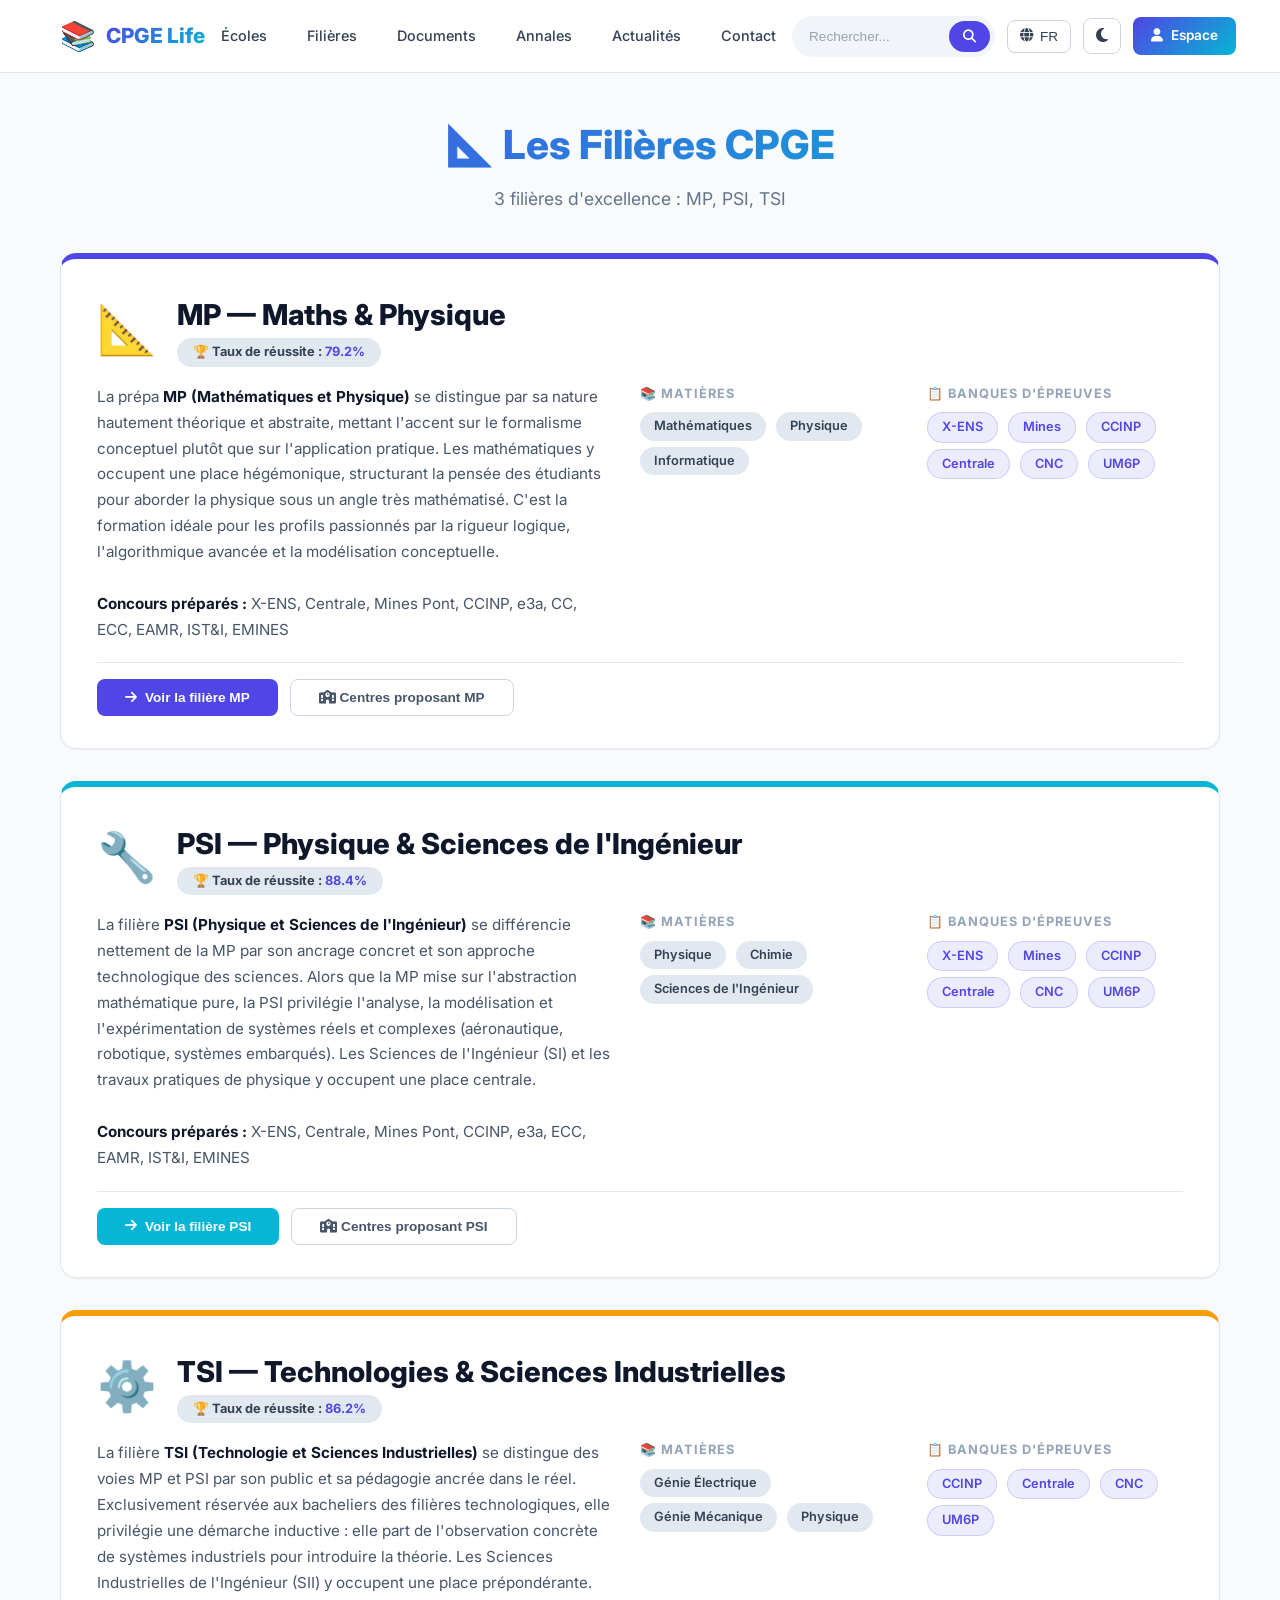
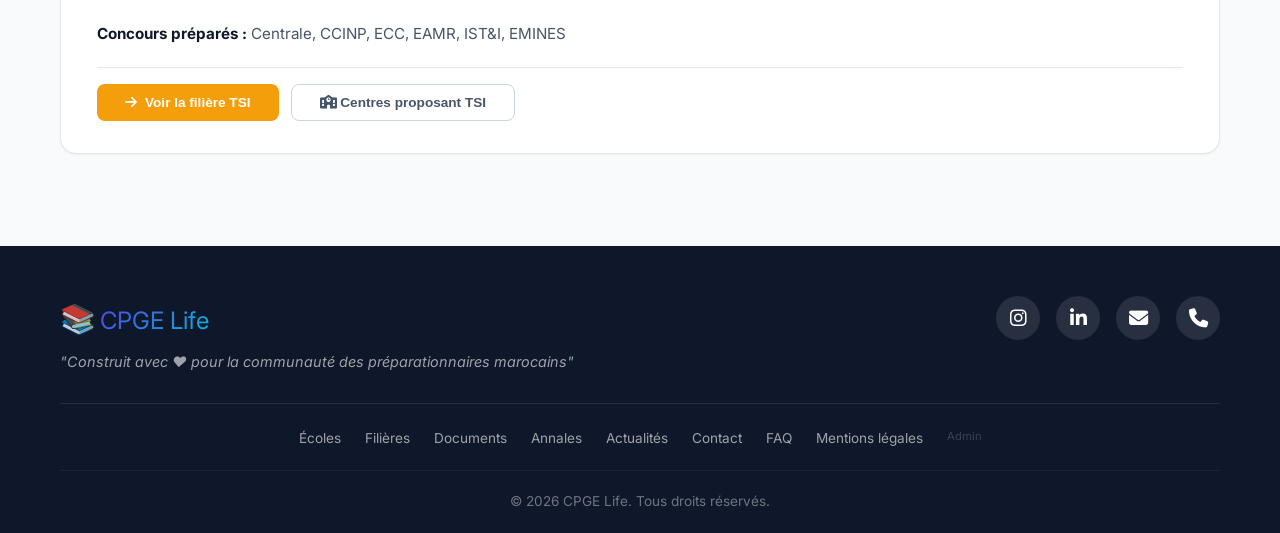
<file: filieres.html>
<!DOCTYPE html>
<html lang="fr">
<head>
    <meta charset="UTF-8" />
    <meta name="viewport" content="width=device-width, initial-scale=1.0"/>
    <title>Filières CPGE - CPGE Life</title>

    <!-- Font Awesome -->
    <link rel="stylesheet" href="https://cdnjs.cloudflare.com/ajax/libs/font-awesome/6.5.0/css/all.min.css"/>

    <!-- Police Inter -->
    <link href="https://fonts.googleapis.com/css2?family=Inter:wght@300;400;500;600;700;800;900&display=swap" rel="stylesheet"/>

    <!-- Notre CSS -->
    <link rel="stylesheet" href="css/styles.css"/>

    <style>
        /* ============================================
           STYLES SPÉCIFIQUES FILIÈRES
           ============================================ */
        .filieres-page {
            padding: 40px 0 60px;
            background: var(--color-gray-50);
        }

        [data-theme="dark"] .filieres-page {
            background: var(--color-gray-900);
        }

        .filieres-page .page-title {
            font-size: 2.5rem;
            font-weight: 800;
            text-align: center;
            margin-bottom: 8px;
            background: linear-gradient(135deg, var(--color-secondary), var(--color-accent));
            -webkit-background-clip: text;
            -webkit-text-fill-color: transparent;
            background-clip: text;
        }

        .filieres-page .page-subtitle {
            text-align: center;
            color: var(--color-gray-500);
            font-size: 1.1rem;
            margin-bottom: 40px;
        }

        /* Filière card (page entière) */
        .filiere-full {
            background: var(--color-white);
            border-radius: var(--radius-lg);
            padding: 32px 36px;
            margin-bottom: 32px;
            border: 1px solid var(--color-gray-200);
            box-shadow: var(--shadow-sm);
            transition: var(--transition);
            border-top: 6px solid var(--color-gray-300);
        }

        [data-theme="dark"] .filiere-full {
            background: var(--color-gray-800);
            border-color: var(--color-gray-700);
        }

        .filiere-full:hover {
            box-shadow: var(--shadow-md);
        }

        .filiere-full.mp { border-top-color: #4F46E5; }
        .filiere-full.psi { border-top-color: #06B6D4; }
        .filiere-full.tsi { border-top-color: #F59E0B; }

        .filiere-full .filiere-header {
            display: flex;
            align-items: center;
            gap: 20px;
            flex-wrap: wrap;
            margin-bottom: 16px;
        }

        .filiere-full .filiere-header .icon {
            font-size: 3rem;
            width: 60px;
            text-align: center;
        }

        .filiere-full .filiere-header .title-group h2 {
            font-size: 1.8rem;
            font-weight: 800;
            color: var(--color-gray-900);
        }

        [data-theme="dark"] .filiere-full .filiere-header .title-group h2 {
            color: var(--color-white);
        }

        .filiere-full .filiere-header .title-group .badge-taux {
            display: inline-block;
            padding: 4px 16px;
            border-radius: 20px;
            font-size: 0.8rem;
            font-weight: 700;
            background: var(--color-gray-200);
            color: var(--color-gray-700);
        }

        [data-theme="dark"] .filiere-full .filiere-header .title-group .badge-taux {
            background: var(--color-gray-700);
            color: var(--color-gray-300);
        }

        .filiere-full .filiere-header .title-group .badge-taux .val {
            color: var(--color-secondary);
        }

        .filiere-full .filiere-body {
            display: grid;
            grid-template-columns: 2fr 1fr 1fr;
            gap: 30px;
        }

        [data-theme="dark"] .filiere-full .filiere-body {
            color: var(--color-gray-300);
        }

        .filiere-full .filiere-body .description {
            font-size: 0.95rem;
            line-height: 1.7;
            color: var(--color-gray-600);
        }

        [data-theme="dark"] .filiere-full .filiere-body .description {
            color: var(--color-gray-400);
        }

        .filiere-full .filiere-body .description strong {
            color: var(--color-gray-900);
        }

        [data-theme="dark"] .filiere-full .filiere-body .description strong {
            color: var(--color-white);
        }

        .filiere-full .filiere-body .matieres h4,
        .filiere-full .filiere-body .banques h4 {
            font-size: 0.8rem;
            text-transform: uppercase;
            letter-spacing: 1px;
            color: var(--color-gray-400);
            font-weight: 700;
            margin-bottom: 8px;
        }

        .filiere-full .filiere-body .matieres .matiere-tag {
            display: inline-block;
            padding: 4px 14px;
            border-radius: 16px;
            background: var(--color-gray-200);
            font-size: 0.8rem;
            font-weight: 600;
            margin: 0 6px 6px 0;
            color: var(--color-gray-700);
        }

        [data-theme="dark"] .filiere-full .filiere-body .matieres .matiere-tag {
            background: var(--color-gray-700);
            color: var(--color-gray-300);
        }

        .filiere-full .filiere-body .banques .banque-tag {
            display: inline-block;
            padding: 4px 14px;
            border-radius: 16px;
            background: rgba(79, 70, 229, 0.1);
            font-size: 0.8rem;
            font-weight: 600;
            margin: 0 6px 6px 0;
            color: var(--color-secondary);
            border: 1px solid rgba(79, 70, 229, 0.2);
        }

        [data-theme="dark"] .filiere-full .filiere-body .banques .banque-tag {
            background: rgba(79, 70, 229, 0.2);
        }

        .filiere-full .filiere-footer {
            margin-top: 20px;
            padding-top: 16px;
            border-top: 1px solid var(--color-gray-200);
            display: flex;
            flex-wrap: wrap;
            gap: 12px;
        }

        [data-theme="dark"] .filiere-full .filiere-footer {
            border-top-color: var(--color-gray-700);
        }

        .filiere-full .filiere-footer .btn-filiere {
            padding: 10px 28px;
            border: none;
            border-radius: var(--radius-sm);
            font-weight: 700;
            font-size: 0.85rem;
            cursor: pointer;
            transition: var(--transition);
            color: white;
            display: inline-flex;
            align-items: center;
            gap: 8px;
        }

        .filiere-full .filiere-footer .btn-filiere.mp { background: #4F46E5; }
        .filiere-full .filiere-footer .btn-filiere.psi { background: #06B6D4; }
        .filiere-full .filiere-footer .btn-filiere.tsi { background: #F59E0B; }

        .filiere-full .filiere-footer .btn-filiere:hover {
            transform: translateY(-3px);
            box-shadow: var(--shadow-md);
        }

        .filiere-full .filiere-footer .btn-filiere.mp:hover { background: #6366F1; }
        .filiere-full .filiere-footer .btn-filiere.psi:hover { background: #22D3EE; }
        .filiere-full .filiere-footer .btn-filiere.tsi:hover { background: #FBBF24; }

        .filiere-full .filiere-footer .btn-secondaire {
            padding: 10px 28px;
            border: 1px solid var(--color-gray-300);
            border-radius: var(--radius-sm);
            background: transparent;
            font-weight: 600;
            font-size: 0.85rem;
            cursor: pointer;
            transition: var(--transition);
            color: var(--color-gray-600);
        }

        [data-theme="dark"] .filiere-full .filiere-footer .btn-secondaire {
            border-color: var(--color-gray-600);
            color: var(--color-gray-400);
        }

        .filiere-full .filiere-footer .btn-secondaire:hover {
            border-color: var(--color-secondary);
            color: var(--color-secondary);
        }

        /* Responsive */
        @media (max-width: 992px) {
            .filiere-full .filiere-body {
                grid-template-columns: 1fr 1fr;
                gap: 20px;
            }

            .filiere-full .filiere-body .description {
                grid-column: 1 / -1;
            }
        }

        @media (max-width: 768px) {
            .filiere-full {
                padding: 20px;
            }

            .filiere-full .filiere-header {
                flex-direction: column;
                align-items: flex-start;
                gap: 8px;
            }

            .filiere-full .filiere-header .icon {
                font-size: 2.5rem;
                width: auto;
            }

            .filiere-full .filiere-header .title-group h2 {
                font-size: 1.4rem;
            }

            .filiere-full .filiere-body {
                grid-template-columns: 1fr;
                gap: 16px;
            }

            .filiere-full .filiere-body .description {
                grid-column: 1;
            }

            .filiere-full .filiere-footer {
                flex-direction: column;
            }

            .filiere-full .filiere-footer .btn-filiere,
            .filiere-full .filiere-footer .btn-secondaire {
                text-align: center;
                justify-content: center;
            }

            .filieres-page .page-title {
                font-size: 1.8rem;
            }
        }

        @media (max-width: 480px) {
            .filiere-full {
                padding: 16px;
            }

            .filiere-full .filiere-header .title-group h2 {
                font-size: 1.2rem;
            }

            .filiere-full .filiere-header .title-group .badge-taux {
                font-size: 0.7rem;
            }
        }
    </style>
</head>
<body>

    <!-- ============================================================ -->
    <!-- HEADER -->
    <!-- ============================================================ -->
    <header class="header">
        <div class="container header-inner">
            <div class="logo" onclick="window.location.href='/'">
                <span class="logo-icon">📚</span>
                <span class="logo-text">CPGE Life</span>
            </div>
            <nav class="nav-menu">
                <ul class="nav-list">
                    <li class="nav-item">
                        <a href="centres.html">Écoles</a>
                        <ul class="dropdown">
                            <li><a href="centres.html">Centres CPGE</a></li>
                            <li><a href="#">Grandes Écoles Maroc</a></li>
                            <li><a href="#">Grandes Écoles France</a></li>
                            <li><a href="#">UM6P</a></li>
                        </ul>
                    </li>
                    <li class="nav-item">
                        <a href="filieres.html">Filières</a>
                        <ul class="dropdown">
                            <li><a href="filiere-mp.html">MP - Maths & Physique</a></li>
                            <li><a href="filiere-psi.html">PSI - Physique & SI</a></li>
                            <li><a href="filiere-tsi.html">TSI - Technologie & SI</a></li>
                        </ul>
                    </li>
                    <li class="nav-item">
                        <a href="#">Documents</a>
                        <ul class="dropdown">
                            <li><a href="#">Cours</a></li>
                            <li><a href="#">TD et DS</a></li>
                            <li><a href="#">Extraits de concours</a></li>
                            <li><a href="#">Drive complet</a></li>
                        </ul>
                    </li>
                    <li class="nav-item">
                        <a href="#">Annales</a>
                        <ul class="dropdown">
                            <li><a href="#">CNC</a></li>
                            <li><a href="#">Banque CCINP</a></li>
                            <li><a href="#">Banque Mines</a></li>
                            <li><a href="#">Banque X-ENS</a></li>
                        </ul>
                    </li>
                    <li class="nav-item"><a href="#">Actualités</a></li>
                    <li class="nav-item"><a href="#">Contact</a></li>
                </ul>
            </nav>
            <div class="header-actions">
                <div class="search-bar">
                    <input type="text" placeholder="Rechercher..." />
                    <button><i class="fas fa-search"></i></button>
                </div>
                <div class="lang-selector">
                    <button class="lang-btn"><i class="fas fa-globe"></i> FR</button>
                    <ul class="lang-dropdown">
                        <li><a href="#" data-lang="fr">Français</a></li>
                        <li><a href="#" data-lang="en">English</a></li>
                        <li><a href="#" data-lang="ar">العربية</a></li>
                        <li><a href="#" data-lang="tr">Türkçe</a></li>
                    </ul>
                </div>
                <button class="theme-toggle" id="themeToggle"><i class="fas fa-moon"></i></button>
                <a href="#" class="btn-membre"><i class="fas fa-user"></i> Espace</a>
            </div>
        </div>
    </header>

    <!-- ============================================================ -->
    <!-- PAGE FILIÈRES -->
    <!-- ============================================================ -->
    <section class="filieres-page">
        <div class="container">

            <h1 class="page-title">📐 Les Filières CPGE</h1>
            <p class="page-subtitle">3 filières d'excellence : MP, PSI, TSI</p>

            <div id="filieresContainer">
                <!-- Généré par JavaScript -->
            </div>

        </div>
    </section>

    <!-- ============================================================ -->
    <!-- FOOTER -->
    <!-- ============================================================ -->
    <footer class="footer">
        <div class="container">
            <div class="footer-top">
                <div class="footer-logo">
                    <span class="logo-icon">📚</span>
                    <span class="logo-text">CPGE Life</span>
                    <p class="footer-quote">"Construit avec ❤️ pour la communauté des préparationnaires marocains"</p>
                </div>
                <div class="footer-social">
                    <a href="https://instagram.com/ctrlaltstudy" target="_blank"><i class="fab fa-instagram"></i></a>
                    <a href="https://www.linkedin.com/in/hamza-margal-a6496741b/" target="_blank"><i class="fab fa-linkedin-in"></i></a>
                    <a href="mailto:bde.ltm.2026@gmail.com"><i class="fas fa-envelope"></i></a>
                    <a href="tel:+212631909130"><i class="fas fa-phone"></i></a>
                </div>
            </div>
            <div class="footer-links">
                <a href="centres.html">Écoles</a>
                <a href="filieres.html">Filières</a>
                <a href="#">Documents</a>
                <a href="#">Annales</a>
                <a href="#">Actualités</a>
                <a href="#">Contact</a>
                <a href="#">FAQ</a>
                <a href="#">Mentions légales</a>
                <a href="admin.html" style="opacity:0.3;font-size:0.7rem;">Admin</a>
            </div>
            <div class="footer-bottom">
                <p>&copy; 2026 CPGE Life. Tous droits réservés.</p>
            </div>
        </div>
    </footer>

    <!-- ============================================================ -->
    <!-- SCRIPTS -->
    <!-- ============================================================ -->
    <script src="js/data.js"></script>
    <script>
        // ============================================================
        // DONNÉES DES FILIÈRES
        // ============================================================
        const filieresData = [
            {
                id: "mp",
                nom: "MP",
                titre: "Maths & Physique",
                icon: "📐",
                couleur: "#4F46E5",
                description: `La prépa <strong>MP (Mathématiques et Physique)</strong> se distingue par sa nature hautement théorique et abstraite, mettant l'accent sur le formalisme conceptuel plutôt que sur l'application pratique. Les mathématiques y occupent une place hégémonique, structurant la pensée des étudiants pour aborder la physique sous un angle très mathématisé. C'est la formation idéale pour les profils passionnés par la rigueur logique, l'algorithmique avancée et la modélisation conceptuelle.`,
                matieres: ["Mathématiques", "Physique", "Informatique"],
                banques: ["X-ENS", "Mines", "CCINP", "Centrale", "CNC", "UM6P"],
                tauxReussite: 79.2,
                concours: ["X-ENS", "Centrale", "Mines Pont", "CCINP", "e3a", "CC", "ECC", "EAMR", "IST&I", "EMINES"]
            },
            {
                id: "psi",
                nom: "PSI",
                titre: "Physique & Sciences de l'Ingénieur",
                icon: "🔧",
                couleur: "#06B6D4",
                description: `La filière <strong>PSI (Physique et Sciences de l'Ingénieur)</strong> se différencie nettement de la MP par son ancrage concret et son approche technologique des sciences. Alors que la MP mise sur l'abstraction mathématique pure, la PSI privilégie l'analyse, la modélisation et l'expérimentation de systèmes réels et complexes (aéronautique, robotique, systèmes embarqués). Les Sciences de l'Ingénieur (SI) et les travaux pratiques de physique y occupent une place centrale.`,
                matieres: ["Physique", "Chimie", "Sciences de l'Ingénieur"],
                banques: ["X-ENS", "Mines", "CCINP", "Centrale", "CNC", "UM6P"],
                tauxReussite: 88.4,
                concours: ["X-ENS", "Centrale", "Mines Pont", "CCINP", "e3a", "ECC", "EAMR", "IST&I", "EMINES"]
            },
            {
                id: "tsi",
                nom: "TSI",
                titre: "Technologies & Sciences Industrielles",
                icon: "⚙️",
                couleur: "#F59E0B",
                description: `La filière <strong>TSI (Technologie et Sciences Industrielles)</strong> se distingue des voies MP et PSI par son public et sa pédagogie ancrée dans le réel. Exclusivement réservée aux bacheliers des filières technologiques, elle privilégie une démarche inductive : elle part de l'observation concrète de systèmes industriels pour introduire la théorie. Les Sciences Industrielles de l'Ingénieur (SII) y occupent une place prépondérante.`,
                matieres: ["Génie Électrique", "Génie Mécanique", "Physique"],
                banques: ["CCINP", "Centrale", "CNC", "UM6P"],
                tauxReussite: 86.2,
                concours: ["Centrale", "CCINP", "ECC", "EAMR", "IST&I", "EMINES"]
            }
        ];

        // ============================================================
        // 1. INITIALISATION
        // ============================================================
        document.addEventListener('DOMContentLoaded', function() {
            // Mode sombre
            const themeToggle = document.getElementById('themeToggle');
            if (themeToggle) {
                const prefersDark = window.matchMedia('(prefers-color-scheme: dark)').matches;
                const savedTheme = localStorage.getItem('theme');
                if (savedTheme === 'dark' || (!savedTheme && prefersDark)) {
                    document.documentElement.setAttribute('data-theme', 'dark');
                    themeToggle.innerHTML = '<i class="fas fa-sun"></i>';
                }
                themeToggle.addEventListener('click', function() {
                    const current = document.documentElement.getAttribute('data-theme');
                    if (current === 'dark') {
                        document.documentElement.removeAttribute('data-theme');
                        localStorage.setItem('theme', 'light');
                        themeToggle.innerHTML = '<i class="fas fa-moon"></i>';
                    } else {
                        document.documentElement.setAttribute('data-theme', 'dark');
                        localStorage.setItem('theme', 'dark');
                        themeToggle.innerHTML = '<i class="fas fa-sun"></i>';
                    }
                });
            }

            renderFilieres();
        });

        // ============================================================
        // 2. RENDU DES FILIÈRES
        // ============================================================
        function renderFilieres() {
            const container = document.getElementById('filieresContainer');

            let html = '';

            filieresData.forEach(f => {
                // Matières
                const matieresHtml = f.matieres.map(m => `
                    <span class="matiere-tag">${m}</span>
                `).join('');

                // Banques
                const banquesHtml = f.banques.map(b => `
                    <span class="banque-tag">${b}</span>
                `).join('');

                // Taux
                const tauxDisplay = f.tauxReussite ? `<span class="val">${f.tauxReussite}%</span>` : '—';

                html += `
                    <div class="filiere-full ${f.id}">
                        <div class="filiere-header">
                            <div class="icon">${f.icon}</div>
                            <div class="title-group">
                                <h2>${f.nom} — ${f.titre}</h2>
                                <span class="badge-taux">🏆 Taux de réussite : ${tauxDisplay}</span>
                            </div>
                        </div>
                        <div class="filiere-body">
                            <div class="description">
                                ${f.description}
                                <br/><br/>
                                <strong>Concours préparés :</strong> ${f.concours.join(', ')}
                            </div>
                            <div class="matieres">
                                <h4>📚 Matières</h4>
                                ${matieresHtml}
                            </div>
                            <div class="banques">
                                <h4>📋 Banques d'épreuves</h4>
                                ${banquesHtml}
                            </div>
                        </div>
                        <div class="filiere-footer">
                            <button class="btn-filiere ${f.id}" onclick="goToFiliere('${f.id}')">
                                <i class="fas fa-arrow-right"></i> Voir la filière ${f.nom}
                            </button>
                            <button class="btn-secondaire" onclick="showCentresByFiliere('${f.id}')">
                                <i class="fas fa-school"></i> Centres proposant ${f.nom}
                            </button>
                        </div>
                    </div>
                `;
            });

            container.innerHTML = html;
        }

        // ============================================================
        // 3. ACTIONS
        // ============================================================
        function goToFiliere(id) {
            // Rediriger vers la page spécifique (sera créée plus tard)
            window.location.href = `filiere-${id}.html`;
        }

        function showCentresByFiliere(filiere) {
            // Filtrer les centres depuis centresData (défini dans centres.html)
            // Pour l'instant on redirige vers la page centres avec le filtre
            window.location.href = `centres.html?filiere=${filiere}`;
        }
    </script>

</body>
</html>
</file>
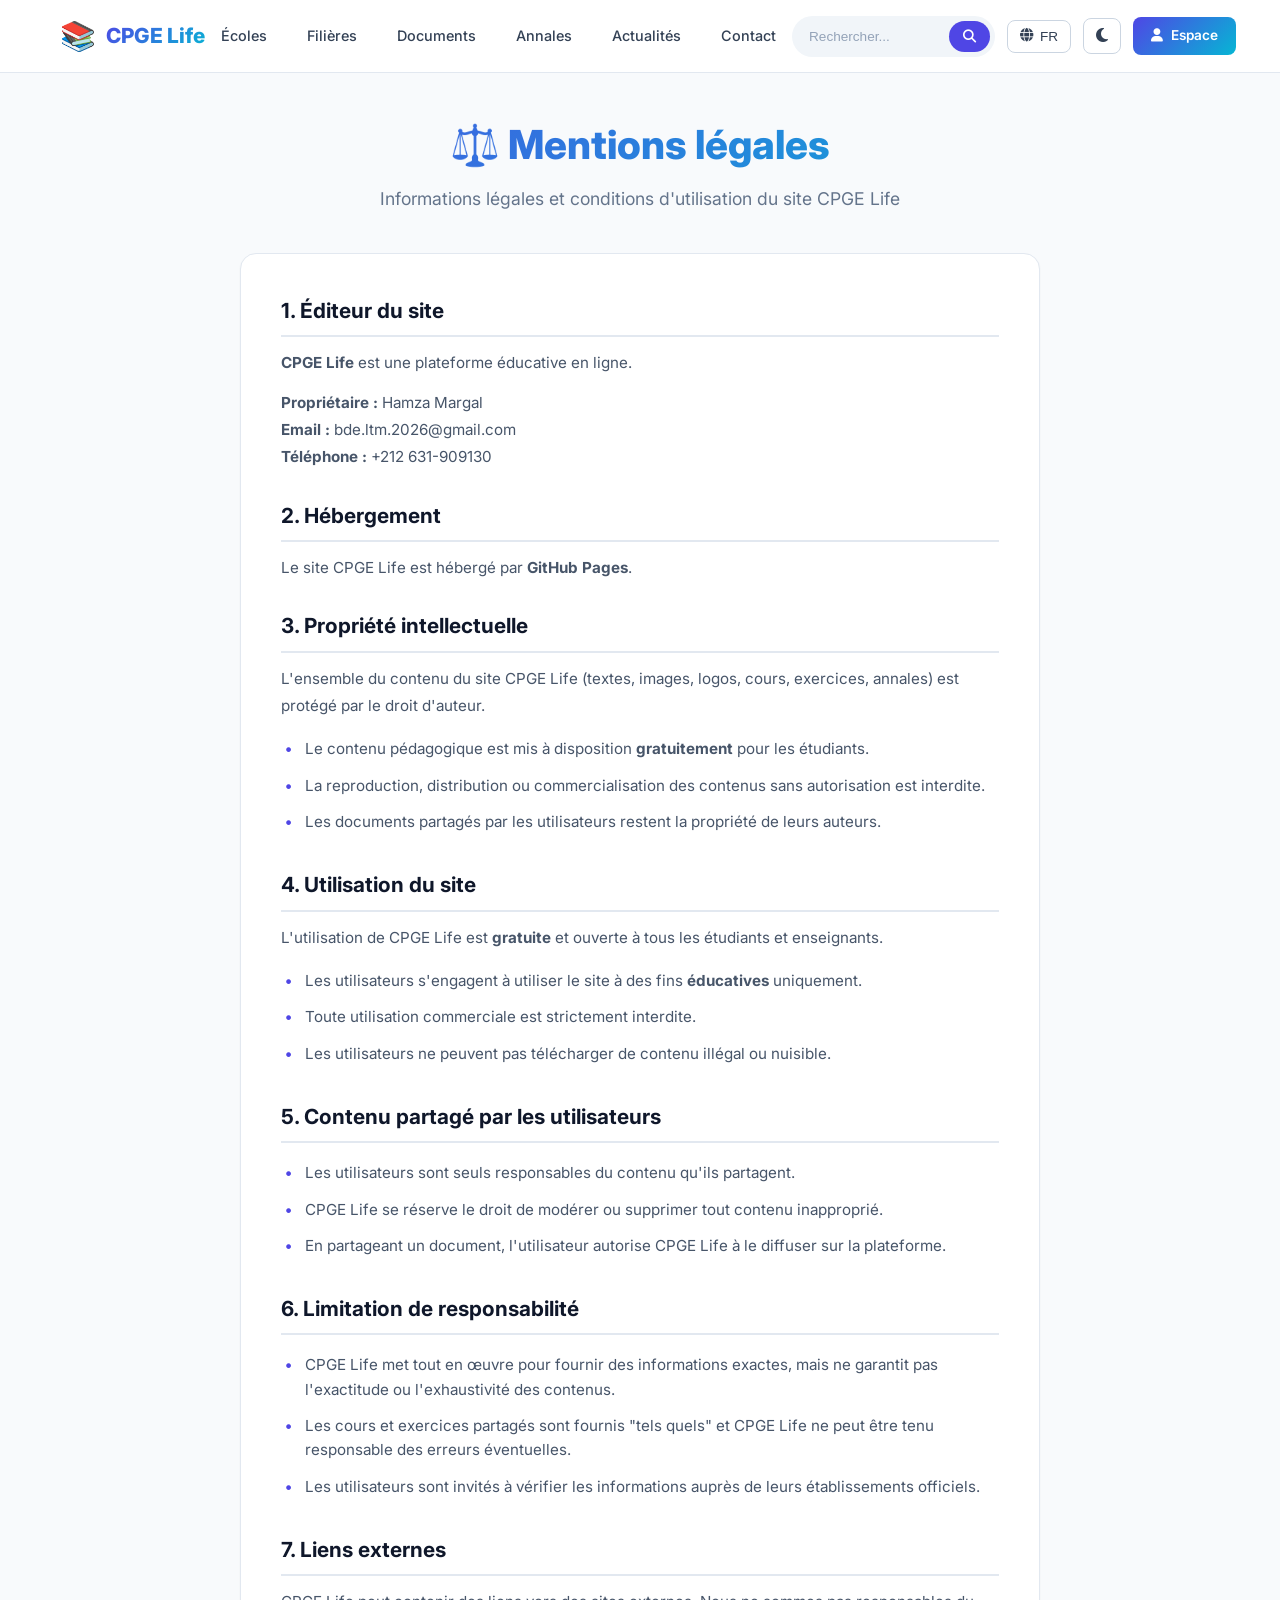
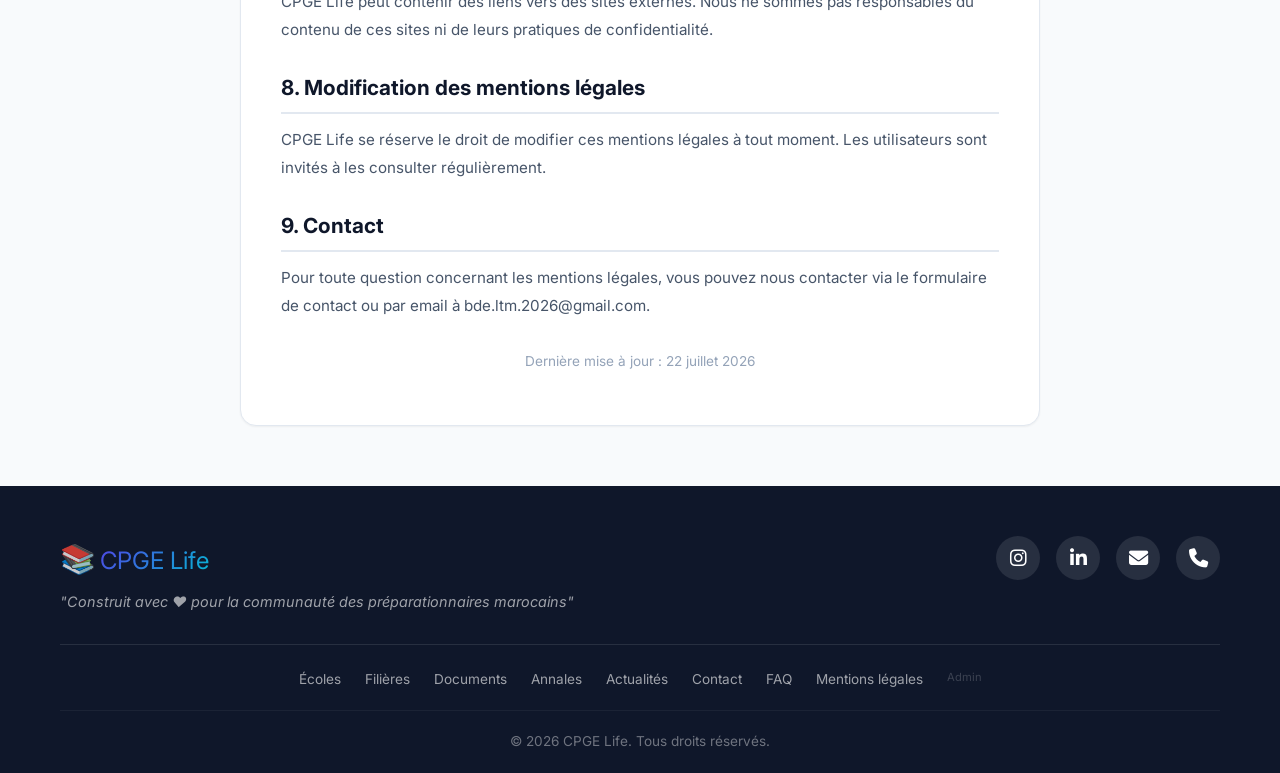
<file: mentions-legales.html>
<!DOCTYPE html>
<html lang="fr">
<head>
    <meta charset="UTF-8" />
    <meta name="viewport" content="width=device-width, initial-scale=1.0"/>
    <title>Mentions légales - CPGE Life</title>

    <!-- Font Awesome -->
    <link rel="stylesheet" href="https://cdnjs.cloudflare.com/ajax/libs/font-awesome/6.5.0/css/all.min.css"/>

    <!-- Police Inter -->
    <link href="https://fonts.googleapis.com/css2?family=Inter:wght@300;400;500;600;700;800;900&display=swap" rel="stylesheet"/>

    <!-- Notre CSS -->
    <link rel="stylesheet" href="css/styles.css"/>

    <style>
        .mentions-page {
            padding: 40px 0 60px;
            background: var(--color-gray-50);
        }

        [data-theme="dark"] .mentions-page {
            background: var(--color-gray-900);
        }

        .mentions-page .page-title {
            font-size: 2.5rem;
            font-weight: 800;
            text-align: center;
            margin-bottom: 8px;
            background: linear-gradient(135deg, var(--color-secondary), var(--color-accent));
            -webkit-background-clip: text;
            -webkit-text-fill-color: transparent;
            background-clip: text;
        }

        .mentions-page .page-subtitle {
            text-align: center;
            color: var(--color-gray-500);
            font-size: 1.1rem;
            margin-bottom: 40px;
        }

        .mentions-content {
            background: var(--color-white);
            border-radius: var(--radius-lg);
            padding: 40px;
            border: 1px solid var(--color-gray-200);
            box-shadow: var(--shadow-sm);
            max-width: 800px;
            margin: 0 auto;
        }

        [data-theme="dark"] .mentions-content {
            background: var(--color-gray-800);
            border-color: var(--color-gray-700);
        }

        .mentions-content h2 {
            font-size: 1.3rem;
            font-weight: 700;
            color: var(--color-gray-900);
            margin-top: 28px;
            margin-bottom: 12px;
            padding-bottom: 8px;
            border-bottom: 2px solid var(--color-gray-200);
        }

        [data-theme="dark"] .mentions-content h2 {
            color: var(--color-white);
            border-bottom-color: var(--color-gray-700);
        }

        .mentions-content h2:first-of-type {
            margin-top: 0;
        }

        .mentions-content p {
            color: var(--color-gray-600);
            line-height: 1.8;
            font-size: 0.95rem;
            margin-bottom: 12px;
        }

        [data-theme="dark"] .mentions-content p {
            color: var(--color-gray-400);
        }

        .mentions-content ul {
            list-style: none;
            padding: 0;
            margin: 8px 0 16px 0;
        }

        .mentions-content ul li {
            padding: 6px 0 6px 24px;
            color: var(--color-gray-600);
            font-size: 0.95rem;
            position: relative;
        }

        [data-theme="dark"] .mentions-content ul li {
            color: var(--color-gray-400);
        }

        .mentions-content ul li::before {
            content: "•";
            color: var(--color-secondary);
            font-weight: 700;
            position: absolute;
            left: 4px;
        }

        .mentions-content .highlight {
            color: var(--color-secondary);
            font-weight: 600;
        }

        @media (max-width: 768px) {
            .mentions-page .page-title { font-size: 1.8rem; }
            .mentions-content { padding: 24px; }
        }

        @media (max-width: 480px) {
            .mentions-page .page-title { font-size: 1.4rem; }
            .mentions-content { padding: 16px; }
            .mentions-content h2 { font-size: 1.1rem; }
            .mentions-content p, .mentions-content ul li { font-size: 0.85rem; }
        }
    </style>
</head>
<body>

    <!-- ============================================================ -->
    <!-- HEADER -->
    <!-- ============================================================ -->
    <header class="header">
        <div class="container header-inner">
            <div class="logo" onclick="window.location.href='/'">
                <span class="logo-icon">📚</span>
                <span class="logo-text">CPGE Life</span>
            </div>
            <nav class="nav-menu">
                <ul class="nav-list">
                    <li class="nav-item">
                        <a href="centres.html">Écoles</a>
                        <ul class="dropdown">
                            <li><a href="centres.html">Centres CPGE</a></li>
                            <li><a href="#">Grandes Écoles Maroc</a></li>
                            <li><a href="#">Grandes Écoles France</a></li>
                            <li><a href="#">UM6P</a></li>
                        </ul>
                    </li>
                    <li class="nav-item">
                        <a href="filieres.html">Filières</a>
                        <ul class="dropdown">
                            <li><a href="filiere-mp.html">MP - Maths & Physique</a></li>
                            <li><a href="filiere-psi.html">PSI - Physique & SI</a></li>
                            <li><a href="filiere-tsi.html">TSI - Technologie & SI</a></li>
                        </ul>
                    </li>
                    <li class="nav-item">
                        <a href="documents.html">Documents</a>
                        <ul class="dropdown">
                            <li><a href="#">SUP</a></li>
                            <li><a href="#">SPE</a></li>
                            <li><a href="#">Drives</a></li>
                        </ul>
                    </li>
                    <li class="nav-item">
                        <a href="annales.html">Annales</a>
                        <ul class="dropdown">
                            <li><a href="#">X-ENS</a></li>
                            <li><a href="#">CCS</a></li>
                            <li><a href="#">CCMP</a></li>
                            <li><a href="#">CCINP</a></li>
                            <li><a href="#">E3A</a></li>
                            <li><a href="#">CNC</a></li>
                        </ul>
                    </li>
                    <li class="nav-item"><a href="actualites.html">Actualités</a></li>
                    <li class="nav-item"><a href="contact.html">Contact</a></li>
                </ul>
            </nav>
            <div class="header-actions">
                <div class="search-bar">
                    <input type="text" placeholder="Rechercher..." />
                    <button><i class="fas fa-search"></i></button>
                </div>
                <div class="lang-selector">
                    <button class="lang-btn"><i class="fas fa-globe"></i> FR</button>
                    <ul class="lang-dropdown">
                        <li><a href="#" data-lang="fr">Français</a></li>
                        <li><a href="#" data-lang="en">English</a></li>
                        <li><a href="#" data-lang="ar">العربية</a></li>
                        <li><a href="#" data-lang="tr">Türkçe</a></li>
                    </ul>
                </div>
                <button class="theme-toggle" id="themeToggle"><i class="fas fa-moon"></i></button>
                <a href="#" class="btn-membre"><i class="fas fa-user"></i> Espace</a>
            </div>
        </div>
    </header>

    <!-- ============================================================ -->
    <!-- PAGE MENTIONS LÉGALES -->
    <!-- ============================================================ -->
    <section class="mentions-page">
        <div class="container">

            <h1 class="page-title">⚖️ Mentions légales</h1>
            <p class="page-subtitle">Informations légales et conditions d'utilisation du site CPGE Life</p>

            <div class="mentions-content">

                <h2>1. Éditeur du site</h2>
                <p>
                    <strong>CPGE Life</strong> est une plateforme éducative en ligne.
                </p>
                <p>
                    <strong>Propriétaire :</strong> Hamza Margal
                    <br/>
                    <strong>Email :</strong> <a href="mailto:bde.ltm.2026@gmail.com">bde.ltm.2026@gmail.com</a>
                    <br/>
                    <strong>Téléphone :</strong> +212 631-909130
                </p>

                <h2>2. Hébergement</h2>
                <p>
                    Le site CPGE Life est hébergé par <strong>GitHub Pages</strong>.
                </p>

                <h2>3. Propriété intellectuelle</h2>
                <p>
                    L'ensemble du contenu du site CPGE Life (textes, images, logos, cours, exercices, annales) est protégé par le droit d'auteur.
                </p>
                <ul>
                    <li>Le contenu pédagogique est mis à disposition <strong>gratuitement</strong> pour les étudiants.</li>
                    <li>La reproduction, distribution ou commercialisation des contenus sans autorisation est interdite.</li>
                    <li>Les documents partagés par les utilisateurs restent la propriété de leurs auteurs.</li>
                </ul>

                <h2>4. Utilisation du site</h2>
                <p>
                    L'utilisation de CPGE Life est <strong>gratuite</strong> et ouverte à tous les étudiants et enseignants.
                </p>
                <ul>
                    <li>Les utilisateurs s'engagent à utiliser le site à des fins <strong>éducatives</strong> uniquement.</li>
                    <li>Toute utilisation commerciale est strictement interdite.</li>
                    <li>Les utilisateurs ne peuvent pas télécharger de contenu illégal ou nuisible.</li>
                </ul>

                <h2>5. Contenu partagé par les utilisateurs</h2>
                <ul>
                    <li>Les utilisateurs sont seuls responsables du contenu qu'ils partagent.</li>
                    <li>CPGE Life se réserve le droit de modérer ou supprimer tout contenu inapproprié.</li>
                    <li>En partageant un document, l'utilisateur autorise CPGE Life à le diffuser sur la plateforme.</li>
                </ul>

                <h2>6. Limitation de responsabilité</h2>
                <ul>
                    <li>CPGE Life met tout en œuvre pour fournir des informations exactes, mais ne garantit pas l'exactitude ou l'exhaustivité des contenus.</li>
                    <li>Les cours et exercices partagés sont fournis "tels quels" et CPGE Life ne peut être tenu responsable des erreurs éventuelles.</li>
                    <li>Les utilisateurs sont invités à vérifier les informations auprès de leurs établissements officiels.</li>
                </ul>

                <h2>7. Liens externes</h2>
                <p>
                    CPGE Life peut contenir des liens vers des sites externes. Nous ne sommes pas responsables du contenu de ces sites ni de leurs pratiques de confidentialité.
                </p>

                <h2>8. Modification des mentions légales</h2>
                <p>
                    CPGE Life se réserve le droit de modifier ces mentions légales à tout moment. Les utilisateurs sont invités à les consulter régulièrement.
                </p>

                <h2>9. Contact</h2>
                <p>
                    Pour toute question concernant les mentions légales, vous pouvez nous contacter via le <a href="contact.html">formulaire de contact</a> ou par email à <a href="mailto:bde.ltm.2026@gmail.com">bde.ltm.2026@gmail.com</a>.
                </p>

                <p style="text-align:center;margin-top:30px;color:var(--color-gray-400);font-size:0.85rem;">
                    Dernière mise à jour : 22 juillet 2026
                </p>

            </div>

        </div>
    </section>

    <!-- ============================================================ -->
    <!-- FOOTER -->
    <!-- ============================================================ -->
    <footer class="footer">
        <div class="container">
            <div class="footer-top">
                <div class="footer-logo">
                    <span class="logo-icon">📚</span>
                    <span class="logo-text">CPGE Life</span>
                    <p class="footer-quote">"Construit avec ❤️ pour la communauté des préparationnaires marocains"</p>
                </div>
                <div class="footer-social">
                    <a href="https://instagram.com/ctrlaltstudy" target="_blank"><i class="fab fa-instagram"></i></a>
                    <a href="https://www.linkedin.com/in/hamza-margal-a6496741b/" target="_blank"><i class="fab fa-linkedin-in"></i></a>
                    <a href="mailto:bde.ltm.2026@gmail.com"><i class="fas fa-envelope"></i></a>
                    <a href="tel:+212631909130"><i class="fas fa-phone"></i></a>
                </div>
            </div>
            <div class="footer-links">
                <a href="centres.html">Écoles</a>
                <a href="filieres.html">Filières</a>
                <a href="documents.html">Documents</a>
                <a href="annales.html">Annales</a>
                <a href="actualites.html">Actualités</a>
                <a href="contact.html">Contact</a>
                <a href="faq.html">FAQ</a>
                <a href="mentions-legales.html">Mentions légales</a>
                <a href="admin.html" style="opacity:0.3;font-size:0.7rem;">Admin</a>
            </div>
            <div class="footer-bottom">
                <p>&copy; 2026 CPGE Life. Tous droits réservés.</p>
            </div>
        </div>
    </footer>

    <!-- ============================================================ -->
    <!-- SCRIPTS -->
    <!-- ============================================================ -->
    <script>
        document.addEventListener('DOMContentLoaded', function() {
            const themeToggle = document.getElementById('themeToggle');
            if (themeToggle) {
                const prefersDark = window.matchMedia('(prefers-color-scheme: dark)').matches;
                const savedTheme = localStorage.getItem('theme');
                if (savedTheme === 'dark' || (!savedTheme && prefersDark)) {
                    document.documentElement.setAttribute('data-theme', 'dark');
                    themeToggle.innerHTML = '<i class="fas fa-sun"></i>';
                }
                themeToggle.addEventListener('click', function() {
                    const current = document.documentElement.getAttribute('data-theme');
                    if (current === 'dark') {
                        document.documentElement.removeAttribute('data-theme');
                        localStorage.setItem('theme', 'light');
                        themeToggle.innerHTML = '<i class="fas fa-moon"></i>';
                    } else {
                        document.documentElement.setAttribute('data-theme', 'dark');
                        localStorage.setItem('theme', 'dark');
                        themeToggle.innerHTML = '<i class="fas fa-sun"></i>';
                    }
                });
            }
        });
    </script>

</body>
</html>
</file>
<file: css/styles.css>
/* ============================================
   FICHIER : /css/styles.css
   DESCRIPTION : Styles complets du site CPGE Life
   ============================================ */

/* ===== 1. IMPORT DES POLICES ===== */
@import url('https://fonts.googleapis.com/css2?family=Inter:wght@300;400;500;600;700;800;900&display=swap');

/* ===== 2. VARIABLES ===== */
:root {
    /* Couleurs principales - Dégradé bleu foncé → indigo → cyan */
    --color-primary: #0F172A;
    --color-primary-light: #1E293B;
    --color-secondary: #4F46E5;
    --color-secondary-light: #6366F1;
    --color-accent: #06B6D4;
    --color-accent-light: #22D3EE;

    /* Couleurs neutres */
    --color-white: #FFFFFF;
    --color-gray-50: #F8FAFC;
    --color-gray-100: #F1F5F9;
    --color-gray-200: #E2E8F0;
    --color-gray-300: #CBD5E1;
    --color-gray-400: #94A3B8;
    --color-gray-500: #64748B;
    --color-gray-600: #475569;
    --color-gray-700: #334155;
    --color-gray-800: #1E293B;
    --color-gray-900: #0F172A;

    /* Couleurs pour les filières */
    --color-mp: #4F46E5;
    --color-psi: #06B6D4;
    --color-tsi: #F59E0B;

    /* Ombres */
    --shadow-sm: 0 1px 2px rgba(0,0,0,0.05);
    --shadow-md: 0 4px 6px -1px rgba(0,0,0,0.1);
    --shadow-lg: 0 10px 15px -3px rgba(0,0,0,0.1);
    --shadow-xl: 0 20px 25px -5px rgba(0,0,0,0.1);

    /* Bordures */
    --radius-sm: 8px;
    --radius-md: 12px;
    --radius-lg: 16px;
    --radius-xl: 24px;

    /* Transitions */
    --transition: all 0.3s ease;
}

/* ===== 3. MODE SOMBRE ===== */
[data-theme="dark"] {
    --color-white: #0F172A;
    --color-gray-50: #1E293B;
    --color-gray-100: #334155;
    --color-gray-200: #475569;
    --color-gray-300: #64748B;
    --color-gray-400: #94A3B8;
    --color-gray-500: #CBD5E1;
    --color-gray-600: #E2E8F0;
    --color-gray-700: #F1F5F9;
    --color-gray-800: #F8FAFC;
    --color-gray-900: #FFFFFF;
    --shadow-sm: 0 1px 2px rgba(0,0,0,0.3);
    --shadow-md: 0 4px 6px -1px rgba(0,0,0,0.4);
    --shadow-lg: 0 10px 15px -3px rgba(0,0,0,0.4);
    --shadow-xl: 0 20px 25px -5px rgba(0,0,0,0.4);
}

/* ===== 4. RESET & BASE ===== */
* {
    margin: 0;
    padding: 0;
    box-sizing: border-box;
}

html {
    scroll-behavior: smooth;
}

body {
    font-family: 'Inter', sans-serif;
    background: var(--color-gray-50);
    color: var(--color-gray-900);
    line-height: 1.6;
    transition: var(--transition);
}

a {
    text-decoration: none;
    color: inherit;
}

ul {
    list-style: none;
}

img {
    max-width: 100%;
    height: auto;
}

.container {
    max-width: 1200px;
    margin: 0 auto;
    padding: 0 20px;
}

/* ===== 5. BOUTONS ===== */
.btn {
    display: inline-flex;
    align-items: center;
    gap: 10px;
    padding: 14px 32px;
    border: none;
    border-radius: var(--radius-md);
    font-weight: 600;
    font-size: 16px;
    cursor: pointer;
    transition: var(--transition);
}

.btn-primary {
    background: linear-gradient(135deg, var(--color-secondary), var(--color-secondary-light));
    color: var(--color-white);
    box-shadow: var(--shadow-md);
}

.btn-primary:hover {
    transform: translateY(-3px);
    box-shadow: var(--shadow-lg);
}

.btn-secondary {
    background: transparent;
    color: var(--color-gray-900);
    border: 2px solid var(--color-gray-300);
}

.btn-secondary:hover {
    border-color: var(--color-secondary);
    color: var(--color-secondary);
    transform: translateY(-3px);
}

.btn-outline {
    background: transparent;
    color: var(--color-secondary);
    border: 2px solid var(--color-secondary);
}

.btn-outline:hover {
    background: var(--color-secondary);
    color: var(--color-white);
}

.text-center {
    text-align: center;
}

/* ===== 6. SECTION TITRES ===== */
.section-title {
    font-size: 2.5rem;
    font-weight: 800;
    text-align: center;
    margin-bottom: 12px;
    background: linear-gradient(135deg, var(--color-secondary), var(--color-accent));
    -webkit-background-clip: text;
    -webkit-text-fill-color: transparent;
    background-clip: text;
}

.section-subtitle {
    text-align: center;
    color: var(--color-gray-500);
    font-size: 1.1rem;
    max-width: 600px;
    margin: 0 auto 40px;
}

/* ============================================================ */
/* ===== 7. HEADER / NAVBAR ===== */
/* ============================================================ */
.header {
    position: sticky;
    top: 0;
    z-index: 1000;
    background: rgba(255, 255, 255, 0.9);
    backdrop-filter: blur(16px);
    border-bottom: 1px solid var(--color-gray-200);
    transition: var(--transition);
}

[data-theme="dark"] .header {
    background: rgba(15, 23, 42, 0.9);
    border-bottom-color: var(--color-gray-800);
}

.header-inner {
    display: flex;
    align-items: center;
    justify-content: space-between;
    height: 72px;
}

/* --- Logo --- */
.logo {
    display: flex;
    align-items: center;
    gap: 10px;
    font-weight: 800;
    font-size: 1.3rem;
    color: var(--color-gray-900);
    cursor: pointer;
    flex-shrink: 0;
}

.logo-icon {
    font-size: 1.8rem;
}

.logo-text {
    background: linear-gradient(135deg, var(--color-secondary), var(--color-accent));
    -webkit-background-clip: text;
    -webkit-text-fill-color: transparent;
    background-clip: text;
}

/* --- Menu Navigation --- */
.nav-menu {
    display: flex;
    align-items: center;
}

.nav-list {
    display: flex;
    gap: 8px;
}

.nav-item {
    position: relative;
}

.nav-item > a {
    display: block;
    padding: 10px 16px;
    font-weight: 500;
    font-size: 0.9rem;
    color: var(--color-gray-700);
    border-radius: var(--radius-sm);
    transition: var(--transition);
}

.nav-item > a:hover {
    color: var(--color-secondary);
    background: var(--color-gray-100);
}

[data-theme="dark"] .nav-item > a {
    color: var(--color-gray-300);
}

[data-theme="dark"] .nav-item > a:hover {
    background: var(--color-gray-800);
}

/* --- Dropdown --- */
.dropdown {
    position: absolute;
    top: 100%;
    left: 0;
    min-width: 220px;
    background: var(--color-white);
    border-radius: var(--radius-md);
    box-shadow: var(--shadow-xl);
    padding: 8px 0;
    opacity: 0;
    visibility: hidden;
    transform: translateY(-8px);
    transition: var(--transition);
    border: 1px solid var(--color-gray-200);
}

[data-theme="dark"] .dropdown {
    background: var(--color-gray-800);
    border-color: var(--color-gray-700);
}

.nav-item:hover .dropdown {
    opacity: 1;
    visibility: visible;
    transform: translateY(0);
}

.dropdown li a {
    display: block;
    padding: 10px 20px;
    font-size: 0.9rem;
    color: var(--color-gray-700);
    transition: var(--transition);
}

[data-theme="dark"] .dropdown li a {
    color: var(--color-gray-300);
}

.dropdown li a:hover {
    background: var(--color-gray-100);
    color: var(--color-secondary);
}

[data-theme="dark"] .dropdown li a:hover {
    background: var(--color-gray-700);
}

/* --- Header Actions (recherche, langue, thème, membre) --- */
.header-actions {
    display: flex;
    align-items: center;
    gap: 12px;
    flex-shrink: 0;
}

/* Barre de recherche */
.search-bar {
    display: flex;
    align-items: center;
    background: var(--color-gray-100);
    border-radius: var(--radius-xl);
    padding: 4px 4px 4px 16px;
    transition: var(--transition);
    border: 1px solid transparent;
}

[data-theme="dark"] .search-bar {
    background: var(--color-gray-800);
}

.search-bar:focus-within {
    border-color: var(--color-secondary);
    background: var(--color-white);
}

[data-theme="dark"] .search-bar:focus-within {
    background: var(--color-gray-700);
}

.search-bar input {
    border: none;
    background: transparent;
    padding: 8px 0;
    font-size: 0.85rem;
    color: var(--color-gray-900);
    outline: none;
    width: 140px;
}

[data-theme="dark"] .search-bar input {
    color: var(--color-white);
}

.search-bar input::placeholder {
    color: var(--color-gray-400);
}

.search-bar button {
    background: var(--color-secondary);
    border: none;
    color: var(--color-white);
    padding: 8px 14px;
    border-radius: var(--radius-xl);
    cursor: pointer;
    transition: var(--transition);
}

.search-bar button:hover {
    background: var(--color-secondary-light);
}

/* Sélecteur de langue */
.lang-selector {
    position: relative;
}

.lang-btn {
    display: flex;
    align-items: center;
    gap: 6px;
    background: transparent;
    border: 1px solid var(--color-gray-300);
    padding: 8px 12px;
    border-radius: var(--radius-sm);
    cursor: pointer;
    font-weight: 500;
    font-size: 0.85rem;
    color: var(--color-gray-700);
    transition: var(--transition);
}

[data-theme="dark"] .lang-btn {
    color: var(--color-gray-300);
    border-color: var(--color-gray-600);
}

.lang-btn:hover {
    border-color: var(--color-secondary);
    color: var(--color-secondary);
}

.lang-dropdown {
    position: absolute;
    top: 100%;
    right: 0;
    min-width: 140px;
    background: var(--color-white);
    border-radius: var(--radius-md);
    box-shadow: var(--shadow-xl);
    padding: 6px 0;
    opacity: 0;
    visibility: hidden;
    transform: translateY(-8px);
    transition: var(--transition);
    border: 1px solid var(--color-gray-200);
}

[data-theme="dark"] .lang-dropdown {
    background: var(--color-gray-800);
    border-color: var(--color-gray-700);
}

.lang-selector:hover .lang-dropdown {
    opacity: 1;
    visibility: visible;
    transform: translateY(0);
}

.lang-dropdown li a {
    display: block;
    padding: 8px 16px;
    font-size: 0.85rem;
    color: var(--color-gray-700);
    transition: var(--transition);
}

[data-theme="dark"] .lang-dropdown li a {
    color: var(--color-gray-300);
}

.lang-dropdown li a:hover {
    background: var(--color-gray-100);
    color: var(--color-secondary);
}

[data-theme="dark"] .lang-dropdown li a:hover {
    background: var(--color-gray-700);
}

/* Thème toggle */
.theme-toggle {
    background: transparent;
    border: 1px solid var(--color-gray-300);
    padding: 8px 12px;
    border-radius: var(--radius-sm);
    cursor: pointer;
    font-size: 1rem;
    color: var(--color-gray-700);
    transition: var(--transition);
}

[data-theme="dark"] .theme-toggle {
    border-color: var(--color-gray-600);
    color: var(--color-gray-300);
}

.theme-toggle:hover {
    border-color: var(--color-secondary);
    color: var(--color-secondary);
}

/* Bouton Membre */
.btn-membre {
    display: flex;
    align-items: center;
    gap: 8px;
    padding: 8px 18px;
    background: linear-gradient(135deg, var(--color-secondary), var(--color-accent));
    color: var(--color-white);
    border-radius: var(--radius-sm);
    font-weight: 600;
    font-size: 0.85rem;
    transition: var(--transition);
}

.btn-membre:hover {
    transform: translateY(-2px);
    box-shadow: var(--shadow-md);
}

/* ============================================================ */
/* ===== 8. HERO SECTION ===== */
/* ============================================================ */
.hero {
    padding: 60px 0 80px;
    background: linear-gradient(135deg, var(--color-primary), var(--color-gray-900));
    position: relative;
    overflow: hidden;
}

.hero::before {
    content: '';
    position: absolute;
    top: -50%;
    right: -30%;
    width: 600px;
    height: 600px;
    background: radial-gradient(circle, rgba(79, 70, 229, 0.15), transparent 70%);
    border-radius: 50%;
    pointer-events: none;
}

.hero::after {
    content: '';
    position: absolute;
    bottom: -40%;
    left: -20%;
    width: 500px;
    height: 500px;
    background: radial-gradient(circle, rgba(6, 182, 212, 0.1), transparent 70%);
    border-radius: 50%;
    pointer-events: none;
}

.hero-inner {
    display: grid;
    grid-template-columns: 1fr 1fr;
    gap: 60px;
    align-items: center;
    position: relative;
    z-index: 1;
}

.hero-content {
    color: var(--color-white);
}

.hero-title {
    font-size: 3.2rem;
    font-weight: 900;
    line-height: 1.1;
    margin-bottom: 20px;
}

.hero-highlight {
    background: linear-gradient(135deg, var(--color-accent), var(--color-secondary-light));
    -webkit-background-clip: text;
    -webkit-text-fill-color: transparent;
    background-clip: text;
}

.hero-subtitle {
    font-size: 1.1rem;
    color: rgba(255, 255, 255, 0.8);
    max-width: 500px;
    margin-bottom: 32px;
    line-height: 1.7;
}

.hero-buttons {
    display: flex;
    gap: 16px;
    flex-wrap: wrap;
}

.hero-buttons .btn-primary {
    background: linear-gradient(135deg, var(--color-secondary), var(--color-accent));
}

.hero-buttons .btn-secondary {
    border-color: rgba(255, 255, 255, 0.3);
    color: var(--color-white);
}

.hero-buttons .btn-secondary:hover {
    border-color: var(--color-accent);
    color: var(--color-accent);
}

.hero-image {
    display: flex;
    justify-content: center;
    align-items: center;
}

.hero-image img {
    max-width: 100%;
    border-radius: var(--radius-lg);
    box-shadow: var(--shadow-xl);
}

/* ============================================================ */
/* ===== 9. STATISTIQUES ===== */
/* ============================================================ */
.stats {
    padding: 60px 0 40px;
    background: var(--color-white);
    border-bottom: 1px solid var(--color-gray-200);
}

[data-theme="dark"] .stats {
    background: var(--color-gray-800);
    border-bottom-color: var(--color-gray-700);
}

.stats-grid {
    display: grid;
    grid-template-columns: repeat(4, 1fr);
    gap: 30px;
}

.stat-item {
    text-align: center;
}

.stat-number {
    display: block;
    font-size: 3rem;
    font-weight: 900;
    background: linear-gradient(135deg, var(--color-secondary), var(--color-accent));
    -webkit-background-clip: text;
    -webkit-text-fill-color: transparent;
    background-clip: text;
}

.stat-label {
    font-size: 1rem;
    color: var(--color-gray-500);
    font-weight: 500;
    margin-top: 4px;
}

/* ============================================================ */
/* ===== 10. COMPTE À REBOURS ===== */
/* ============================================================ */
.countdown-section {
    padding: 50px 0 60px;
    background: var(--color-gray-50);
}

[data-theme="dark"] .countdown-section {
    background: var(--color-gray-900);
}

.countdown-section .section-title {
    margin-bottom: 30px;
}

.countdown-scroll {
    overflow: hidden;
    white-space: nowrap;
    padding: 10px 0;
}

.countdown-track {
    display: flex;
    gap: 30px;
    animation: scrollCountdown 40s linear infinite;
    width: max-content;
}

@keyframes scrollCountdown {
    0% { transform: translateX(0); }
    100% { transform: translateX(-50%); }
}

.countdown-item {
    display: flex;
    align-items: center;
    gap: 16px;
    background: var(--color-white);
    padding: 16px 28px;
    border-radius: var(--radius-lg);
    box-shadow: var(--shadow-md);
    flex-shrink: 0;
    border-left: 4px solid var(--color-secondary);
}

[data-theme="dark"] .countdown-item {
    background: var(--color-gray-800);
}

.countdown-item .icon {
    font-size: 2rem;
}

.countdown-item .info {
    text-align: left;
}

.countdown-item .info .name {
    font-weight: 600;
    font-size: 0.9rem;
    color: var(--color-gray-700);
}

[data-theme="dark"] .countdown-item .info .name {
    color: var(--color-gray-300);
}

.countdown-item .info .time {
    font-size: 1.5rem;
    font-weight: 800;
    color: var(--color-secondary);
}

.countdown-item .info .time .days {
    color: var(--color-gray-900);
}

[data-theme="dark"] .countdown-item .info .time .days {
    color: var(--color-white);
}

/* Couleurs pour chaque événement */
.countdown-item:nth-child(1) { border-left-color: #EF4444; }
.countdown-item:nth-child(2) { border-left-color: #F59E0B; }
.countdown-item:nth-child(3) { border-left-color: #10B981; }
.countdown-item:nth-child(4) { border-left-color: #3B82F6; }
.countdown-item:nth-child(5) { border-left-color: #8B5CF6; }

/* Version cercles (alternative) */
.countdown-circles {
    display: flex;
    justify-content: center;
    gap: 30px;
    flex-wrap: wrap;
}

.countdown-circle {
    display: flex;
    flex-direction: column;
    align-items: center;
    background: var(--color-white);
    padding: 24px 20px 20px;
    border-radius: 50%;
    width: 130px;
    height: 130px;
    justify-content: center;
    box-shadow: var(--shadow-md);
    border: 3px solid var(--color-gray-200);
}

[data-theme="dark"] .countdown-circle {
    background: var(--color-gray-800);
    border-color: var(--color-gray-700);
}

.countdown-circle .circle-icon {
    font-size: 1.6rem;
    margin-bottom: 4px;
}

.countdown-circle .circle-name {
    font-size: 0.65rem;
    font-weight: 600;
    color: var(--color-gray-500);
    text-align: center;
    text-transform: uppercase;
    letter-spacing: 0.5px;
}

.countdown-circle .circle-time {
    font-size: 1.4rem;
    font-weight: 800;
    color: var(--color-secondary);
    line-height: 1.2;
}

.countdown-circle .circle-time .circle-days {
    color: var(--color-gray-900);
}

[data-theme="dark"] .countdown-circle .circle-time .circle-days {
    color: var(--color-white);
}

/* Couleurs pour chaque cercle */
.countdown-circle:nth-child(1) { border-color: #EF4444; }
.countdown-circle:nth-child(2) { border-color: #F59E0B; }
.countdown-circle:nth-child(3) { border-color: #10B981; }
.countdown-circle:nth-child(4) { border-color: #3B82F6; }
.countdown-circle:nth-child(5) { border-color: #8B5CF6; }

/* ============================================================ */
/* ===== 11. CENTRES EN VEDETTE ===== */
/* ============================================================ */
.centres-section {
    padding: 70px 0;
    background: var(--color-white);
}

[data-theme="dark"] .centres-section {
    background: var(--color-gray-900);
}

.centres-grid {
    display: grid;
    grid-template-columns: repeat(3, 1fr);
    gap: 25px;
    margin-bottom: 40px;
}

.centre-card {
    background: var(--color-gray-50);
    border-radius: var(--radius-lg);
    padding: 24px;
    transition: var(--transition);
    border: 1px solid var(--color-gray-200);
}

[data-theme="dark"] .centre-card {
    background: var(--color-gray-800);
    border-color: var(--color-gray-700);
}

.centre-card:hover {
    transform: translateY(-6px);
    box-shadow: var(--shadow-lg);
    border-color: var(--color-secondary);
}

.centre-card .badge-rank {
    display: inline-block;
    padding: 2px 12px;
    background: var(--color-secondary);
    color: var(--color-white);
    border-radius: var(--radius-xl);
    font-size: 0.75rem;
    font-weight: 700;
    margin-bottom: 8px;
}

.centre-card .centre-name {
    font-size: 1.2rem;
    font-weight: 700;
    margin-bottom: 2px;
}

.centre-card .centre-sigle {
    font-size: 0.85rem;
    color: var(--color-gray-500);
    font-weight: 600;
}

.centre-card .centre-ville {
    font-size: 0.9rem;
    color: var(--color-gray-500);
    margin-bottom: 10px;
}

.centre-card .centre-filieres {
    display: flex;
    gap: 6px;
    flex-wrap: wrap;
    margin-bottom: 10px;
}

.centre-card .centre-filieres span {
    padding: 2px 12px;
    border-radius: var(--radius-xl);
    font-size: 0.7rem;
    font-weight: 700;
    text-transform: uppercase;
}

.centre-card .centre-filieres .mp { background: #4F46E5; color: white; }
.centre-card .centre-filieres .psi { background: #06B6D4; color: white; }
.centre-card .centre-filieres .tsi { background: #F59E0B; color: white; }

.centre-card .centre-stats {
    display: flex;
    gap: 16px;
    font-size: 0.85rem;
    color: var(--color-gray-500);
    margin-top: 8px;
    padding-top: 12px;
    border-top: 1px solid var(--color-gray-200);
}

[data-theme="dark"] .centre-card .centre-stats {
    border-top-color: var(--color-gray-700);
}

.centre-card .centre-stats strong {
    color: var(--color-gray-900);
}

[data-theme="dark"] .centre-card .centre-stats strong {
    color: var(--color-white);
}

/* ============================================================ */
/* ===== 12. FILIÈRES SUR L'ACCUEIL ===== */
/* ============================================================ */
.filieres-section {
    padding: 70px 0;
    background: var(--color-gray-50);
}

[data-theme="dark"] .filieres-section {
    background: var(--color-gray-800);
}

.filieres-grid {
    display: grid;
    grid-template-columns: repeat(3, 1fr);
    gap: 25px;
}

.filiere-card {
    background: var(--color-white);
    border-radius: var(--radius-lg);
    padding: 30px;
    box-shadow: var(--shadow-sm);
    transition: var(--transition);
    border-top: 4px solid var(--color-gray-300);
}

[data-theme="dark"] .filiere-card {
    background: var(--color-gray-900);
}

.filiere-card:hover {
    transform: translateY(-6px);
    box-shadow: var(--shadow-lg);
}

.filiere-card.mp { border-top-color: var(--color-mp); }
.filiere-card.psi { border-top-color: var(--color-psi); }
.filiere-card.tsi { border-top-color: var(--color-tsi); }

.filiere-card .filiere-icon {
    font-size: 2rem;
    margin-bottom: 10px;
}

.filiere-card .filiere-title {
    font-size: 1.3rem;
    font-weight: 700;
    margin-bottom: 8px;
}

.filiere-card .filiere-banques {
    font-size: 0.85rem;
    color: var(--color-gray-500);
    margin-bottom: 16px;
}

.filiere-card .filiere-banques strong {
    color: var(--color-gray-700);
}

[data-theme="dark"] .filiere-card .filiere-banques strong {
    color: var(--color-gray-300);
}

.filiere-card .btn {
    padding: 10px 24px;
    font-size: 0.85rem;
}

/* Couleurs spécifiques */
.filiere-card.mp .btn { background: var(--color-mp); color: white; }
.filiere-card.psi .btn { background: var(--color-psi); color: white; }
.filiere-card.tsi .btn { background: var(--color-tsi); color: white; }

.filiere-card .btn:hover { opacity: 0.85; transform: translateY(-2px); }

/* ============================================================ */
/* ===== 13. TÉMOIGNAGES ===== */
/* ============================================================ */
.temoignages-section {
    padding: 70px 0;
    background: var(--color-white);
}

[data-theme="dark"] .temoignages-section {
    background: var(--color-gray-900);
}

.temoignages-grid {
    display: grid;
    grid-template-columns: repeat(3, 1fr);
    gap: 25px;
}

.temoignage-card {
    background: var(--color-gray-50);
    border-radius: var(--radius-lg);
    padding: 28px;
    transition: var(--transition);
    border: 1px solid var(--color-gray-200);
}

[data-theme="dark"] .temoignage-card {
    background: var(--color-gray-800);
    border-color: var(--color-gray-700);
}

.temoignage-card:hover {
    transform: translateY(-4px);
    box-shadow: var(--shadow-md);
}

.temoignage-card .quote {
    font-size: 0.95rem;
    color: var(--color-gray-700);
    font-style: italic;
    line-height: 1.7;
    margin-bottom: 16px;
}

[data-theme="dark"] .temoignage-card .quote {
    color: var(--color-gray-300);
}

.temoignage-card .author {
    display: flex;
    flex-direction: column;
}

.temoignage-card .author .name {
    font-weight: 700;
    font-size: 1rem;
}

.temoignage-card .author .school {
    font-size: 0.85rem;
    color: var(--color-gray-500);
}

.temoignage-card .author .filiere {
    font-size: 0.8rem;
    color: var(--color-secondary);
    font-weight: 600;
}

/* Placeholder pour témoignages vides */
.temoignage-empty {
    text-align: center;
    color: var(--color-gray-400);
    padding: 40px 0;
    font-size: 1.1rem;
}

/* ============================================================ */
/* ===== 14. FOOTER ===== */
/* ============================================================ */
.footer {
    background: var(--color-primary);
    color: rgba(255, 255, 255, 0.8);
    padding: 50px 0 20px;
}

.footer-top {
    display: flex;
    justify-content: space-between;
    align-items: flex-start;
    flex-wrap: wrap;
    gap: 30px;
    padding-bottom: 30px;
    border-bottom: 1px solid rgba(255, 255, 255, 0.1);
}

.footer-logo .logo-text {
    font-size: 1.5rem;
}

.footer-quote {
    margin-top: 8px;
    font-size: 0.9rem;
    color: rgba(255, 255, 255, 0.6);
    font-style: italic;
}

.footer-social {
    display: flex;
    gap: 16px;
}

.footer-social a {
    display: flex;
    align-items: center;
    justify-content: center;
    width: 44px;
    height: 44px;
    background: rgba(255, 255, 255, 0.1);
    border-radius: 50%;
    color: var(--color-white);
    font-size: 1.2rem;
    transition: var(--transition);
}

.footer-social a:hover {
    background: var(--color-secondary);
    transform: translateY(-3px);
}

.footer-links {
    display: flex;
    flex-wrap: wrap;
    justify-content: center;
    gap: 8px 24px;
    padding: 24px 0 20px;
    border-bottom: 1px solid rgba(255, 255, 255, 0.05);
}

.footer-links a {
    font-size: 0.85rem;
    color: rgba(255, 255, 255, 0.6);
    transition: var(--transition);
}

.footer-links a:hover {
    color: var(--color-accent);
}

.footer-bottom {
    text-align: center;
    padding-top: 20px;
    font-size: 0.85rem;
    color: rgba(255, 255, 255, 0.4);
}

/* ============================================================ */
/* ===== 15. RESPONSIVE ===== */
/* ============================================================ */
@media (max-width: 1024px) {
    .hero-title {
        font-size: 2.8rem;
    }

    .centres-grid,
    .filieres-grid,
    .temoignages-grid {
        grid-template-columns: repeat(2, 1fr);
    }

    .stats-grid {
        grid-template-columns: repeat(2, 1fr);
    }
}

@media (max-width: 768px) {
    .header-inner {
        flex-wrap: wrap;
        height: auto;
        padding: 12px 0;
        gap: 10px;
    }

    .nav-menu {
        order: 3;
        width: 100%;
        overflow-x: auto;
        padding: 8px 0;
    }

    .nav-list {
        gap: 4px;
    }

    .nav-item > a {
        padding: 6px 12px;
        font-size: 0.8rem;
    }

    .dropdown {
        min-width: 180px;
    }

    .header-actions {
        gap: 8px;
    }

    .search-bar input {
        width: 80px;
        font-size: 0.75rem;
    }

    .search-bar button {
        padding: 6px 10px;
        font-size: 0.75rem;
    }

    .btn-membre {
        padding: 6px 12px;
        font-size: 0.75rem;
    }

    .hero {
        padding: 40px 0 60px;
    }

    .hero-inner {
        grid-template-columns: 1fr;
        text-align: center;
    }

    .hero-title {
        font-size: 2.2rem;
    }

    .hero-subtitle {
        margin-left: auto;
        margin-right: auto;
    }

    .hero-buttons {
        justify-content: center;
    }

    .hero-image {
        display: none;
    }

    .stats-grid {
        grid-template-columns: repeat(2, 1fr);
        gap: 20px;
    }

    .stat-number {
        font-size: 2.2rem;
    }

    .centres-grid,
    .filieres-grid,
    .temoignages-grid {
        grid-template-columns: 1fr;
    }

    .section-title {
        font-size: 1.8rem;
    }

    .footer-top {
        flex-direction: column;
        align-items: center;
        text-align: center;
    }

    .countdown-circles {
        gap: 15px;
    }

    .countdown-circle {
        width: 100px;
        height: 100px;
        padding: 16px;
    }

    .countdown-circle .circle-time {
        font-size: 1rem;
    }

    .countdown-circle .circle-name {
        font-size: 0.55rem;
    }
}

@media (max-width: 480px) {
    .hero-title {
        font-size: 1.8rem;
    }

    .hero-subtitle {
        font-size: 0.95rem;
    }

    .hero-buttons .btn {
        padding: 10px 20px;
        font-size: 0.85rem;
    }

    .stats-grid {
        grid-template-columns: 1fr 1fr;
        gap: 12px;
    }

    .stat-number {
        font-size: 1.8rem;
    }

    .stat-label {
        font-size: 0.8rem;
    }

    .countdown-circle {
        width: 85px;
        height: 85px;
        padding: 12px;
    }

    .countdown-circle .circle-icon {
        font-size: 1.2rem;
    }

    .countdown-circle .circle-time {
        font-size: 0.85rem;
    }

    .countdown-circle .circle-name {
        font-size: 0.5rem;
    }

    .section-title {
        font-size: 1.5rem;
    }
}
</file>
